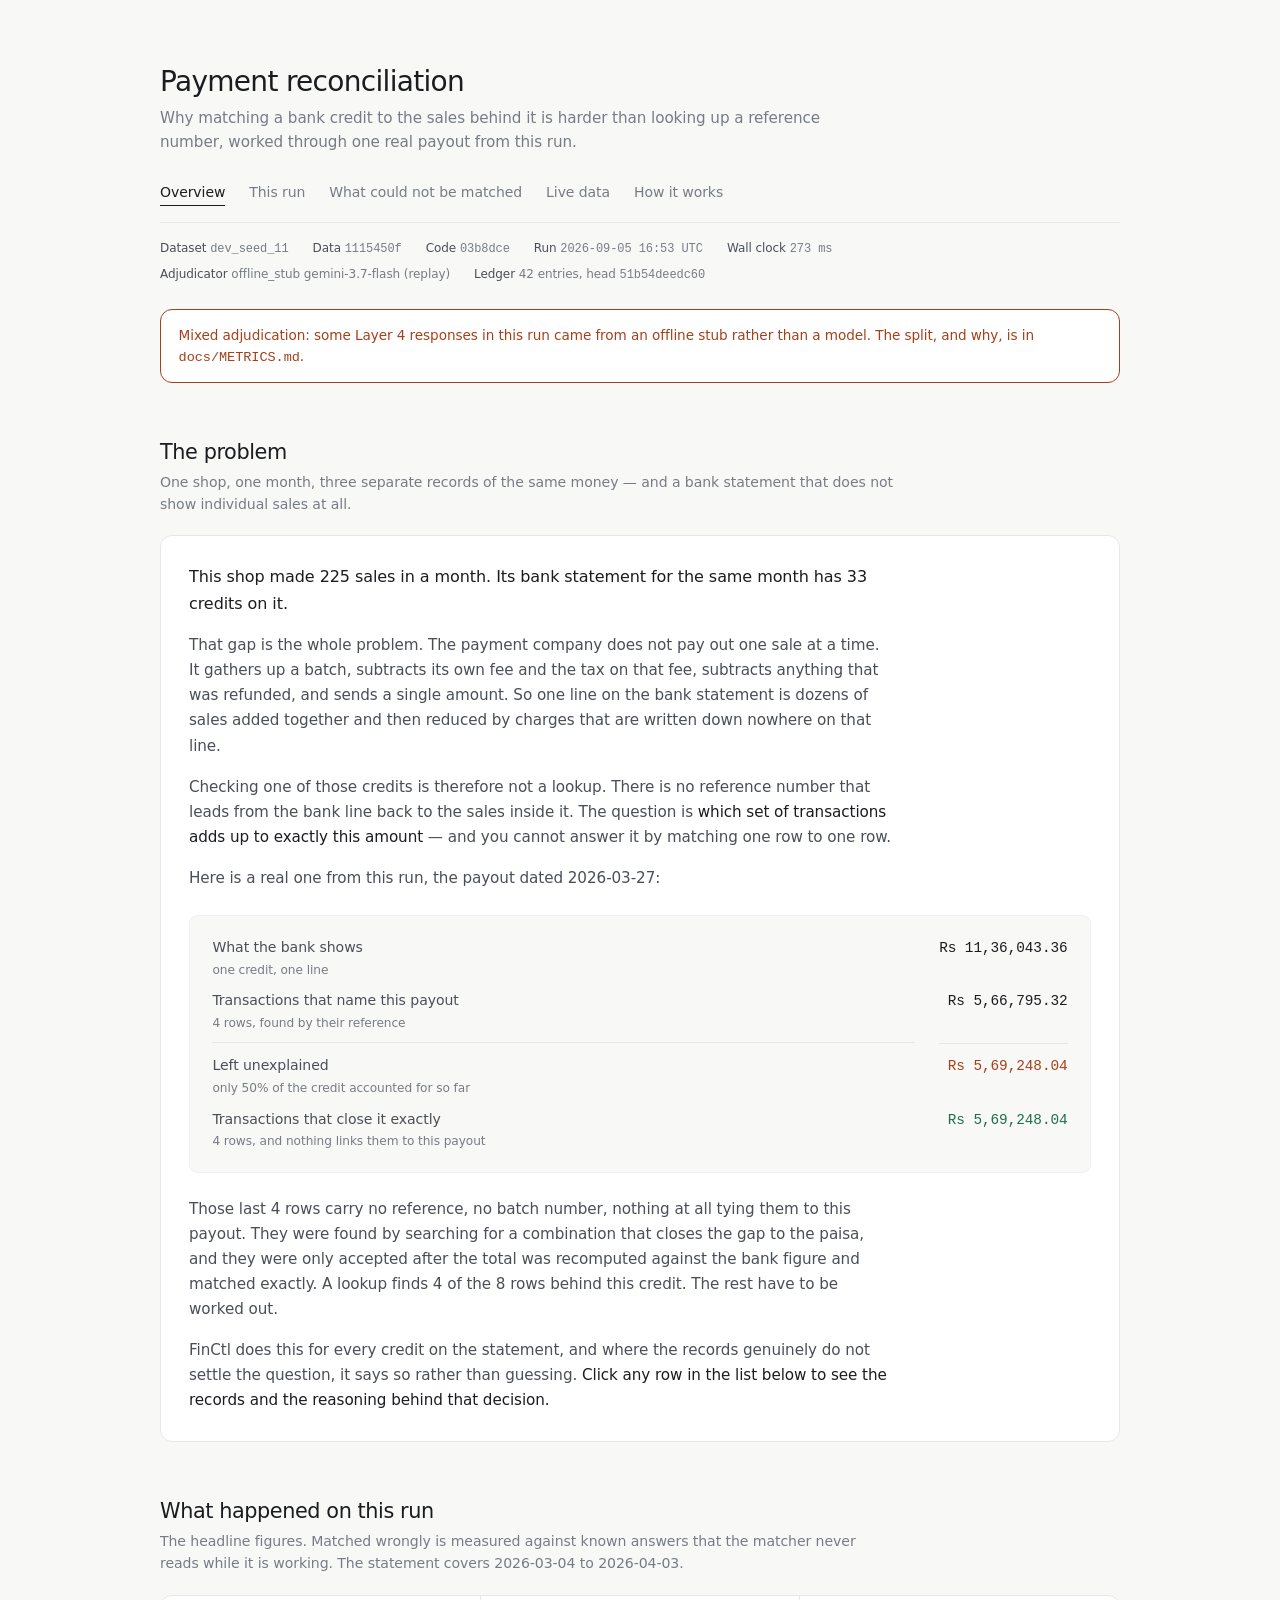
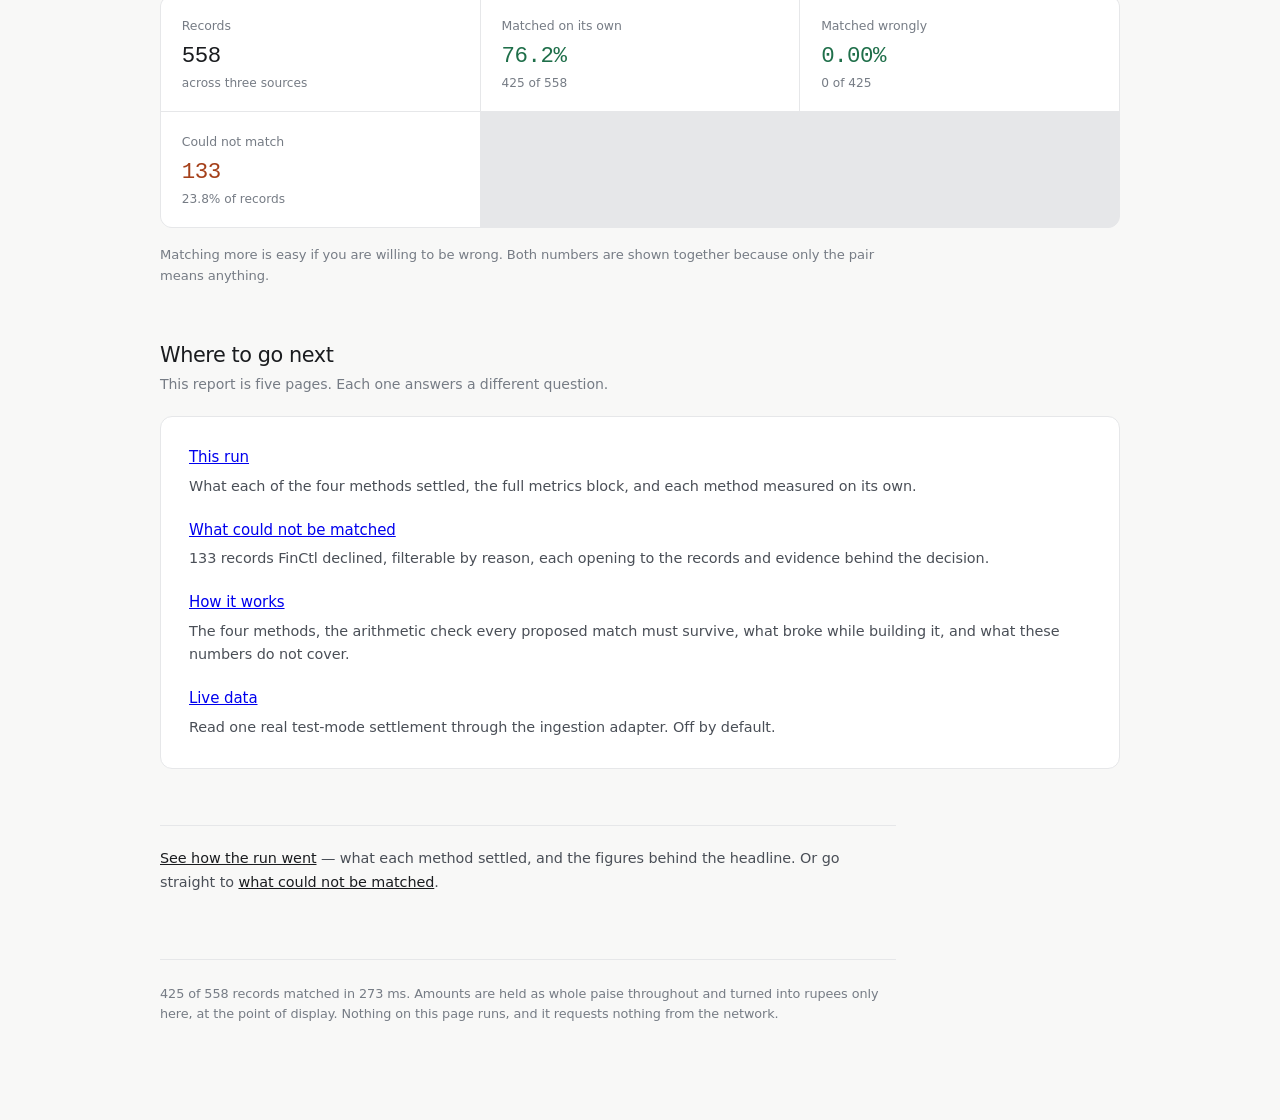
<file: docs/index.html>
<!DOCTYPE html>
<html lang="en">
<head>
<meta charset="utf-8">
<meta name="viewport" content="width=device-width, initial-scale=1">
<title>Payment reconciliation — FinCtl</title>
<meta name="description" content="Why matching a bank credit to the sales behind it is harder than looking up a reference number, worked through one real payout from this run.">
<style>
/* FinCtl UI. Inlined into the page by scripts/render_report.py -- kept as a real file so it is
   editable and reviewable, but never fetched at runtime. No framework, no build step.

   Typography follows the Munim Today screen: a large light heading with one grey sentence under
   it saying what the section shows, generous whitespace, hairline-bordered white cards on a
   near-white ground. Text is set in the system sans face; monospace is reserved for money and
   counts, because those are the only things on the page a reader compares column-wise.

   Fonts are system stacks. A webfont would be an external request, and the static report's whole
   claim is that it makes none.

   Palette: grayscale, plus exactly two accents. One for money that reconciled, one for money that
   did not. A third colour would imply a third outcome, and there are only two. */

:root {
  --ink: #1a1c1f;
  --ink-2: #4a4f57;
  --muted: #767c85;
  --hair: #e6e7e9;
  --hair-2: #f0f1f2;
  --ground: #f8f8f7;
  --card: #ffffff;

  --resolved: #1f6f4a;
  --exception: #a5401a;

  --focus: #1a1c1f;

  --sans: -apple-system, BlinkMacSystemFont, "Segoe UI", "Inter", system-ui, "Helvetica Neue",
    Arial, sans-serif;
  --mono: ui-monospace, SFMono-Regular, "SF Mono", Menlo, Consolas, "Liberation Mono", monospace;

  --radius: 12px;
}

@media (prefers-color-scheme: dark) {
  :root {
    --ink: #e9eaec;
    --ink-2: #b4b9c0;
    --muted: #8e949c;
    --hair: #2b2e34;
    --hair-2: #23262b;
    --ground: #131519;
    --card: #191c21;

    --resolved: #52b184;
    --exception: #dd8055;

    --focus: #e9eaec;
  }
}

* { box-sizing: border-box; }

html { -webkit-text-size-adjust: 100%; }

body {
  margin: 0;
  padding: 4rem 1.5rem 6rem;
  background: var(--ground);
  color: var(--ink);
  font: 400 15px/1.6 var(--sans);
  letter-spacing: -0.005em;
}

main { max-width: 60rem; margin: 0 auto; }

/* Money and counts only. Everything else is the sans face. */
.num, .mono {
  font-family: var(--mono);
  font-variant-numeric: tabular-nums;
  font-feature-settings: "tnum";
  text-align: right;
  white-space: nowrap;
}
.mono { text-align: left; }

/* --- header ------------------------------------------------------------------------------ */

header { margin-bottom: 3.5rem; }

h1 {
  font-size: 1.75rem;
  font-weight: 300;
  letter-spacing: -0.025em;
  margin: 0 0 .5rem;
  line-height: 1.25;
}

.tagline {
  color: var(--muted);
  margin: 0 0 1.5rem;
  font-size: .95rem;
  max-width: 44rem;
  line-height: 1.55;
}

.provenance {
  color: var(--muted);
  font-size: .75rem;
  margin: 0;
  display: flex;
  flex-wrap: wrap;
  gap: .35rem 1.5rem;
}
.provenance b { font-weight: 500; color: var(--ink-2); }
.provenance .v { font-family: var(--mono); font-variant-numeric: tabular-nums; }

.warn {
  color: var(--exception);
  background: var(--card);
  border: 1px solid currentColor;
  border-radius: var(--radius);
  padding: .9rem 1.1rem;
  font-size: .85rem;
  line-height: 1.55;
  margin: 1.5rem 0 0;
}

/* --- sections ---------------------------------------------------------------------------- */

section { margin-bottom: 3.5rem; }

h2 {
  font-size: 1.3rem;
  font-weight: 300;
  letter-spacing: -0.02em;
  color: var(--ink);
  margin: 0 0 .35rem;
  line-height: 1.3;
}

/* The single grey sentence under every heading, saying what the section shows. */
.says {
  color: var(--muted);
  font-size: .88rem;
  margin: 0 0 1.25rem;
  max-width: 46rem;
  line-height: 1.55;
}

/* The caption under a figure, saying how to read what is above it. */
.caption {
  color: var(--muted);
  font-size: .82rem;
  margin: 1rem 0 0;
  max-width: 46rem;
  line-height: 1.6;
}

.card {
  background: var(--card);
  border: 1px solid var(--hair);
  border-radius: var(--radius);
  padding: 1.75rem;
}
.card.flush { padding: 0; overflow: hidden; }

/* --- intro ------------------------------------------------------------------------------- */

.intro p {
  margin: 0 0 1rem;
  max-width: 44rem;
  font-size: .95rem;
  line-height: 1.65;
  color: var(--ink-2);
}
.intro p:last-child { margin-bottom: 0; }
.intro strong { color: var(--ink); font-weight: 500; }
.intro .lede { color: var(--ink); font-size: 1rem; }

/* The worked example. A definition list, so the figures line up in their own column without a
   table's header row implying more structure than three numbers need. */
.worked {
  margin: 1.5rem 0;
  padding: 1.25rem 1.4rem;
  background: var(--ground);
  border-radius: calc(var(--radius) - 4px);
  border: 1px solid var(--hair-2);
}
.worked dl {
  margin: 0;
  display: grid;
  grid-template-columns: 1fr auto;
  gap: .55rem 1.5rem;
  align-items: baseline;
}
.worked dt { color: var(--ink-2); font-size: .88rem; }
.worked dt small { display: block; color: var(--muted); font-size: .76rem; margin-top: .15rem; }
.worked dd {
  margin: 0;
  font-family: var(--mono);
  font-variant-numeric: tabular-nums;
  text-align: right;
  white-space: nowrap;
  font-size: .9rem;
}
.worked dt.gap, .worked dd.gap { padding-top: .7rem; border-top: 1px solid var(--hair); }
.worked dd.gap { color: var(--exception); }
.worked dd.closed { color: var(--resolved); }

/* --- metrics strip ----------------------------------------------------------------------- */

/* Three columns exactly, not auto-fit. There are six cells, and `auto-fit` resolved to five at
   this width, leaving one cell alone on a second row beside four cells' worth of bare grid
   background. A fixed 3x2 divides evenly. */
.strip {
  display: grid;
  grid-template-columns: repeat(3, 1fr);
  gap: 1px;
  background: var(--hair);
  border: 1px solid var(--hair);
  border-radius: var(--radius);
  overflow: hidden;
  margin: 0;
}

.cell { background: var(--card); padding: 1.25rem 1.3rem; }
.cell dt { color: var(--muted); font-size: .78rem; margin: 0 0 .5rem; font-weight: 400; }
.cell dd {
  margin: 0;
  font-family: var(--mono);
  font-variant-numeric: tabular-nums;
  font-size: 1.4rem;
  font-weight: 400;
  letter-spacing: -0.02em;
  line-height: 1.15;
}
.cell .sub {
  display: block;
  font-family: var(--sans);
  font-size: .76rem;
  color: var(--muted);
  margin-top: .45rem;
  letter-spacing: 0;
}
.cell.good dd { color: var(--resolved); }
.cell.bad dd { color: var(--exception); }

/* --- cascade ----------------------------------------------------------------------------- */

.cascade { display: flex; flex-direction: column; gap: .9rem; }

/* Three columns: label, bar, figures. The figures used to be overlaid on the bar with a
   text-shadow meant to keep them legible over the fill, the track and both accents at once. A
   screenshot showed it does not work -- dark text on the dark green fill is unreadable. Giving
   the numbers their own column is legible unconditionally and needs no trick. */
.rung {
  display: grid;
  grid-template-columns: 12.5rem 1fr 13rem;
  gap: 1.25rem;
  align-items: center;
}
.rung .lbl { font-size: .9rem; color: var(--ink); }
.rung .lbl small { display: block; color: var(--muted); font-size: .74rem; margin-top: .15rem; }

.track {
  background: var(--hair-2);
  border-radius: 3px;
  height: 1.9rem;
  display: flex;
  align-items: center;
}

/* Width is set inline from the data, because the value IS the datum -- a stylesheet cannot know
   it. Nothing else about the bar is inline. */
.fill { height: 100%; background: var(--resolved); border-radius: 3px; min-width: 3px; }
.rung.dead .fill { background: var(--muted); }
.rung.out .fill { background: var(--exception); }

.rung .qty {
  font-size: .8rem;
  color: var(--ink);
  font-family: var(--mono);
  font-variant-numeric: tabular-nums;
  white-space: nowrap;
}
.rung .qty .of { color: var(--muted); font-family: var(--sans); }

/* --- exception queue --------------------------------------------------------------------- */

.by-type { width: 100%; border-collapse: collapse; font-size: .88rem; }
.by-type th {
  text-align: left;
  font-weight: 500;
  color: var(--muted);
  font-size: .76rem;
  padding: 0 .75rem .6rem 0;
  border-bottom: 1px solid var(--hair);
}
.by-type th.num { padding-right: 0; }
.by-type td { padding: .55rem .75rem .55rem 0; border-bottom: 1px solid var(--hair-2); }
.by-type td.num { padding-right: 0; }
.by-type tr:last-child td { border-bottom: none; }

.queue { display: flex; flex-direction: column; }

/* <details>/<summary> rather than a scripted table: keyboard operation, Enter/Space, and screen
   reader expanded-state come from the element for free, and no JS means no way for the toggle to
   break. The grid gives the alignment a table would. */
.item { border-bottom: 1px solid var(--hair); }
.item:last-child { border-bottom: none; }

.item > summary {
  display: grid;
  grid-template-columns: 1.25rem 1fr 5.5rem 10.5rem;
  gap: .9rem;
  align-items: baseline;
  padding: 1rem 1.75rem;
  cursor: pointer;
  list-style: none;
  font-size: .9rem;
}
.item > summary::-webkit-details-marker { display: none; }
.item > summary:hover { background: var(--ground); }
.item[open] > summary { background: var(--ground); }

/* Text marker, not an icon. */
.item > summary .mark { color: var(--muted); user-select: none; font-family: var(--mono); }
.item > summary .mark::before { content: "+"; }
.item[open] > summary .mark::before { content: "\2212"; }

.item > summary .what { color: var(--ink); }
.item > summary .where {
  display: block;
  color: var(--muted);
  font-size: .76rem;
  margin-top: .25rem;
}
.item > summary .cnt {
  color: var(--muted);
  font-size: .82rem;
  font-family: var(--mono);
  font-variant-numeric: tabular-nums;
  text-align: right;
}
.item > summary .amt {
  color: var(--exception);
  font-family: var(--mono);
  font-variant-numeric: tabular-nums;
  text-align: right;
}

.body { padding: .25rem 1.75rem 1.75rem 4rem; }
.body > p { margin: 1rem 0 0; font-size: .88rem; color: var(--ink-2); max-width: 46rem; line-height: 1.6; }

.body h3 {
  font-size: .78rem;
  font-weight: 500;
  color: var(--muted);
  margin: 1.75rem 0 .7rem;
}
.body h3 .flag { font-weight: 400; color: var(--exception); }
.body h3 .ok { font-weight: 400; color: var(--muted); }

.ev { width: 100%; border-collapse: collapse; font-size: .82rem; }
.ev th {
  text-align: left;
  font-weight: 500;
  color: var(--muted);
  font-size: .74rem;
  padding: 0 .75rem .4rem 0;
  border-bottom: 1px solid var(--hair);
  white-space: nowrap;
}
.ev th.num { padding-right: 0; }
.ev td { padding: .45rem .75rem; border-bottom: 1px solid var(--hair-2); vertical-align: top; }
.ev td:first-child { padding-left: 0; }
.ev td.num { padding-right: 0; }
.ev tr:last-child td { border-bottom: none; }
.ev .rid { font-family: var(--mono); color: var(--ink-2); white-space: nowrap; }
.ev .keys { color: var(--muted); font-size: .76rem; }
.ev .keys span { margin-right: .9rem; white-space: nowrap; }
.ev .pair td { border-bottom: none; padding-bottom: .1rem; padding-top: .8rem; }
.ev .pairsum { color: var(--resolved); }

.subset { margin: 0 0 .45rem; font-size: .82rem; }
.subset .ids { font-family: var(--mono); color: var(--ink-2); }
.subset .eq { color: var(--muted); }
.subset .pairsum { font-family: var(--mono); color: var(--resolved); }

.trail { width: 100%; border-collapse: collapse; font-size: .8rem; }
.trail th {
  text-align: left; font-weight: 500; color: var(--muted); font-size: .74rem;
  padding: 0 .75rem .4rem 0; border-bottom: 1px solid var(--hair);
}
.trail th.num { padding-right: 0; }
.trail td { padding: .45rem .75rem; border-bottom: 1px solid var(--hair-2); vertical-align: top; }
.trail td:first-child { padding-left: 0; }
.trail tr:last-child td { border-bottom: none; }
.trail .hash { font-family: var(--mono); color: var(--muted); white-space: nowrap; }
.trail .det { color: var(--ink-2); line-height: 1.5; }

/* Terminal and empty states get a sentence, not a shrug. */
.empty {
  padding: 2.5rem 1.75rem;
  color: var(--muted);
  font-size: .9rem;
  line-height: 1.6;
  text-align: center;
}
.empty strong { display: block; color: var(--ink); font-weight: 400; margin-bottom: .4rem; font-size: .95rem; }
.empty code {
  font-family: var(--mono);
  color: var(--ink);
  background: var(--ground);
  border: 1px solid var(--hair);
  padding: .1rem .4rem;
  border-radius: 4px;
  font-size: .85em;
}

/* --- raw blocks -------------------------------------------------------------------------- */

pre {
  background: var(--ground);
  border: 1px solid var(--hair-2);
  border-radius: calc(var(--radius) - 4px);
  padding: 1.1rem 1.2rem;
  overflow-x: auto;
  font-family: var(--mono);
  font-variant-numeric: tabular-nums;
  font-size: .74rem;
  line-height: 1.6;
  margin: 0;
}

details.raw { border-top: 1px solid var(--hair-2); }
details.raw:first-of-type { border-top: none; }
details.raw > summary {
  cursor: pointer;
  font-size: .88rem;
  color: var(--ink-2);
  padding: 1rem 0;
  list-style: none;
}
details.raw > summary::-webkit-details-marker { display: none; }
details.raw > summary::before { content: "+"; color: var(--muted); margin-right: .6rem; font-family: var(--mono); }
details.raw[open] > summary::before { content: "\2212"; }
details.raw > summary:hover { color: var(--ink); }
details.raw > pre { margin-bottom: 1.25rem; }

footer {
  margin-top: 4rem;
  padding-top: 1.5rem;
  border-top: 1px solid var(--hair);
  color: var(--muted);
  font-size: .8rem;
  line-height: 1.6;
  max-width: 46rem;
}

/* --- navigation ---------------------------------------------------------------------------- */

/* Text links, no icons, no chrome. The current page is a span rather than a link to itself: a
   control that does nothing is worse than no control (D-0026). */
nav {
  display: flex;
  flex-wrap: wrap;
  gap: .25rem 1.5rem;
  margin: 1.25rem 0 1rem;
  padding-bottom: 1rem;
  border-bottom: 1px solid var(--hair);
  font-size: .875rem;
}

nav a, nav .here {
  text-decoration: none;
  padding: .15rem 0;
  border-bottom: 1px solid transparent;
}

nav a { color: var(--muted); }
nav a:hover { color: var(--ink); border-bottom-color: var(--hair); }

nav .here {
  color: var(--ink);
  font-weight: 500;
  border-bottom-color: var(--ink);
}

/* Skip link: present for keyboard users, out of the way for everyone else. */
.skip {
  position: absolute;
  left: -9999px;
  top: 0;
  background: var(--card);
  color: var(--ink);
  padding: .6rem 1rem;
  border: 1px solid var(--hair);
  border-radius: var(--radius);
  z-index: 10;
}
.skip:focus { left: 1rem; top: 1rem; }

.onward {
  margin-top: 2.5rem;
  padding-top: 1.25rem;
  border-top: 1px solid var(--hair);
  color: var(--ink-2);
  font-size: .9rem;
  line-height: 1.7;
  max-width: 46rem;
}
.onward a { color: var(--ink); }

.onward-list { margin: 0; display: grid; gap: .35rem .75rem; }
.onward-list dt { margin-top: .85rem; font-weight: 500; }
.onward-list dt:first-child { margin-top: 0; }
.onward-list dd {
  margin: 0;
  color: var(--ink-2);
  font-size: .9rem;
  line-height: 1.65;
}

/* --- exception filtering, in CSS ------------------------------------------------------------ */

/* Filtering with no script at all (D-0026). Each chip is a fragment link to an empty anchor that
   sits immediately before the queue; `:target` on that anchor lets a sibling combinator reach in
   and hide every row of a different type. The back button works because these are real history
   entries, and it degrades to "everything shown" when no fragment is set. */

.filters {
  display: flex;
  flex-wrap: wrap;
  gap: .5rem;
  margin: 0 0 1.25rem;
}

.filters .chip {
  display: inline-flex;
  align-items: baseline;
  gap: .5rem;
  padding: .35rem .7rem;
  border: 1px solid var(--hair);
  border-radius: 999px;
  background: var(--card);
  color: var(--ink-2);
  font-size: .8rem;
  text-decoration: none;
}

.filters .chip:hover { color: var(--ink); border-color: var(--ink-2); }

.filters .chip .cnt {
  color: var(--muted);
  font-family: var(--mono);
  font-variant-numeric: tabular-nums;
  font-size: .75rem;
}

/* The anchors themselves are invisible and carry nothing. */
.ftarget { display: block; height: 0; overflow: hidden; }

/* Targeting any filter anchor hides every row; the matching rule then re-shows its own
   type. The exception types are a CLOSED enum (core/results.py), so these rules are
   enumerable rather than open-ended, and a test asserts every member of that enum has one
   here — otherwise adding a type would silently produce a filter that hides everything. */
.ftarget:target ~ .card .item { display: none; }
#f-all:target ~ .card .item { display: block; }
#f-AMBIGUOUS:target ~ .card .t-AMBIGUOUS { display: block; }
#f-DISPUTE_UNRESOLVED:target ~ .card .t-DISPUTE_UNRESOLVED { display: block; }
#f-DUPLICATE_REFERENCE:target ~ .card .t-DUPLICATE_REFERENCE { display: block; }
#f-FX_UNRESOLVED:target ~ .card .t-FX_UNRESOLVED { display: block; }
#f-MISSING_BANK_ROW:target ~ .card .t-MISSING_BANK_ROW { display: block; }
#f-MISSING_GATEWAY_ROW:target ~ .card .t-MISSING_GATEWAY_ROW { display: block; }
#f-ON_HOLD_UNRELEASED:target ~ .card .t-ON_HOLD_UNRELEASED { display: block; }
#f-SUBSET_SEARCH_EXHAUSTED:target ~ .card .t-SUBSET_SEARCH_EXHAUSTED { display: block; }
#f-TIMING_OUTSIDE_WINDOW:target ~ .card .t-TIMING_OUTSIDE_WINDOW { display: block; }
#f-UNCLASSIFIED:target ~ .card .t-UNCLASSIFIED { display: block; }
#f-UNEXPLAINED_ADJ:target ~ .card .t-UNEXPLAINED_ADJ { display: block; }
#f-UNPARSEABLE_NARRATION:target ~ .card .t-UNPARSEABLE_NARRATION { display: block; }
#f-VERIFIER_REJECTED:target ~ .card .t-VERIFIER_REJECTED { display: block; }

/* --- focus, motion, small screens -------------------------------------------------------- */

/* Visible focus on everything interactive, including summary elements, which several UA
   stylesheets leave unstyled. */
a:focus-visible,
summary:focus-visible,
[tabindex]:focus-visible {
  outline: 2px solid var(--focus);
  outline-offset: -2px;
  border-radius: 3px;
}
summary:focus:not(:focus-visible) { outline: none; }

@media (prefers-reduced-motion: reduce) {
  *, *::before, *::after {
    animation-duration: 0.01ms !important;
    animation-iteration-count: 1 !important;
    transition-duration: 0.01ms !important;
    scroll-behavior: auto !important;
  }
}

@media (max-width: 46rem) {
  body { padding: 2.25rem 1rem 4rem; font-size: 14px; }
  main { max-width: none; }

  h1 { font-size: 1.45rem; }
  h2 { font-size: 1.15rem; }

  .card { padding: 1.25rem; }
  section { margin-bottom: 2.5rem; }
  header { margin-bottom: 2.5rem; }

  /* The cascade stacks: a 12.5rem label column plus a bar does not fit a phone, and shrinking the
     label to fit would truncate the layer names, which are the point. */
  .rung { grid-template-columns: 1fr; gap: .4rem; }
  .rung .lbl small { display: inline; margin-left: .5rem; }

  /* The worked example keeps its two columns -- the figures are the content, and stacking them
     would break the alignment that makes the subtraction readable. */
  .worked { padding: 1rem; }
  .worked dl { gap: .5rem .75rem; }
  .worked dt { font-size: .82rem; }
  .worked dd { font-size: .82rem; }

  /* Amount stays on its own row and stays right-aligned rather than being dropped -- it is the
     column an operator triages on. */
  .item > summary {
    grid-template-columns: 1.25rem 1fr;
    row-gap: .5rem;
    padding: .9rem 1.25rem;
  }
  .item > summary .cnt,
  .item > summary .amt { grid-column: 2; text-align: left; }
  .item > summary .amt { font-size: .95rem; }

  .body { padding: .25rem 1.25rem 1.25rem 1.25rem; }

  /* Evidence tables scroll rather than reflow: the row-id and amount columns must stay on one
     line to remain comparable. */
  .ev-wrap, .trail-wrap { overflow-x: auto; }

  .cell dd { font-size: 1.25rem; }
}

/* The filter counts are rows, not records, and the two genuinely differ. Said next to the
   controls rather than in a footnote, because that is where the confusion happens. */
.filter-note { margin-top: -.5rem; margin-bottom: 1.25rem; }

/* --- the credential form (D-0027) ---------------------------------------------------------- */

/* The only form in the report, and the only page with a control that acts. It exists on the
   server-rendered /settings page and is deliberately absent from the static export, where there
   would be nothing to receive it. */

form.keys { margin: 0; max-width: 34rem; }
form.keys p { margin: 0 0 1rem; display: flex; flex-direction: column; gap: .35rem; }
form.keys p.two { flex-direction: row; gap: .75rem; align-items: flex-end; flex-wrap: wrap; }
form.keys p.two label { align-self: flex-start; }

form.keys label {
  color: var(--ink-2);
  font-size: .8rem;
  letter-spacing: .01em;
}

form.keys input {
  font: inherit;
  font-family: var(--mono);
  font-variant-numeric: tabular-nums;
  padding: .5rem .65rem;
  border: 1px solid var(--hair);
  border-radius: 8px;
  background: var(--ground);
  color: var(--ink);
  min-width: 0;
}

form.keys p.two input { width: 7rem; }
form.keys input:focus-visible { outline: 2px solid var(--focus); outline-offset: -2px; }

form.keys input.submit {
  font-family: var(--sans);
  cursor: pointer;
  align-self: flex-start;
  width: auto;
  padding: .55rem 1.1rem;
  background: var(--ink);
  color: var(--card);
  border-color: var(--ink);
}
form.keys input.submit:hover { opacity: .88; }

/* The limits list. Plain text, no icons -- these are the constraints, not decoration. */
.limits {
  margin: 0;
  padding-left: 1.1rem;
  color: var(--ink-2);
  font-size: .9rem;
  line-height: 1.7;
}
.limits li { margin-bottom: .5rem; }
.limits li:last-child { margin-bottom: 0; }

</style>
</head>
<body>
<a class="skip" href="#main">Skip to content</a>
<main>
  <header>
    <h1>Payment reconciliation</h1>
    <p class="tagline">Why matching a bank credit to the sales behind it is harder than looking up a reference number, worked through one real payout from this run.</p>
    <nav aria-label="Sections"><span class="here" aria-current="page">Overview</span><a href="run.html">This run</a><a href="exceptions.html">What could not be matched</a><a href="settings.html">Live data</a><a href="about.html">How it works</a></nav>
    <p class="provenance"><span><b>Dataset</b> <span class='v'>dev_seed_11</span></span> <span><b>Data</b> <span class='v'>1115450f</span></span> <span><b>Code</b> <span class='v'>03b8dce</span></span> <span><b>Run</b> <span class='v'>2026-09-05 16:53 UTC</span></span> <span><b>Wall clock</b> <span class='v'>273 ms</span></span> <span><b>Adjudicator</b> offline_stub gemini-3.7-flash (replay)</span> <span><b>Ledger</b> 42 entries, head <span class='v'>51b54deedc60</span></span></p>
    <p class="warn">Mixed adjudication: some Layer 4 responses in this run came from an offline stub rather than a model. The split, and why, is in <code>docs/METRICS.md</code>.</p>
  </header>

  <div id="main">
<section><h2>The problem</h2><p class="says">One shop, one month, three separate records of the same money — and a bank statement that does not show individual sales at all.</p><div class="card intro"><p class="lede">This shop made <strong>225 sales</strong> in a month. Its bank statement for the same month has <strong>33 credits</strong> on it.</p><p>That gap is the whole problem. The payment company does not pay out one sale at a time. It gathers up a batch, subtracts its own fee and the tax on that fee, subtracts anything that was refunded, and sends a single amount. So one line on the bank statement is dozens of sales added together and then reduced by charges that are written down nowhere on that line.</p><p>Checking one of those credits is therefore not a lookup. There is no reference number that leads from the bank line back to the sales inside it. The question is <strong>which set of transactions adds up to exactly this amount</strong> — and you cannot answer it by matching one row to one row.</p><p>Here is a real one from this run, the payout dated 2026-03-27:</p><div class="worked"><dl><dt>What the bank shows<small>one credit, one line</small></dt><dd>Rs 11,36,043.36</dd><dt>Transactions that name this payout<small>4 rows, found by their reference</small></dt><dd>Rs 5,66,795.32</dd><dt class="gap">Left unexplained<small>only 50% of the credit accounted for so far</small></dt><dd class="gap">Rs 5,69,248.04</dd><dt class="closed">Transactions that close it exactly<small>4 rows, and nothing links them to this payout</small></dt><dd class="closed">Rs 5,69,248.04</dd></dl></div><p>Those last 4 rows carry no reference, no batch number, nothing at all tying them to this payout. They were found by searching for a combination that closes the gap to the paisa, and they were only accepted after the total was recomputed against the bank figure and matched exactly. A lookup finds 4 of the 8 rows behind this credit. The rest have to be worked out.</p><p>FinCtl does this for every credit on the statement, and where the records genuinely do not settle the question, it says so rather than guessing. <strong>Click any row in the list below to see the records and the reasoning behind that decision.</strong></p></div></section><section><h2>What happened on this run</h2><p class="says">The headline figures. Matched wrongly is measured against known answers that the matcher never reads while it is working. The statement covers 2026-03-04 to 2026-04-03.</p><dl class="strip"><div class="cell"><dt>Records</dt><dd>558<span class="sub">across three sources</span></dd></div><div class="cell good"><dt>Matched on its own</dt><dd>76.2%<span class="sub">425 of 558</span></dd></div><div class="cell good"><dt>Matched wrongly</dt><dd>0.00%<span class="sub">0 of 425</span></dd></div><div class="cell bad"><dt>Could not match</dt><dd>133<span class="sub">23.8% of records</span></dd></div></dl><p class="caption">Matching more is easy if you are willing to be wrong. Both numbers are shown together because only the pair means anything.</p></section><section><h2>Where to go next</h2><p class="says">This report is five pages. Each one answers a different question.</p><div class="card"><dl class="onward-list"><dt><a href="run.html">This run</a></dt><dd>What each of the four methods settled, the full metrics block, and each method measured on its own.</dd><dt><a href="exceptions.html">What could not be matched</a></dt><dd>133 records FinCtl declined, filterable by reason, each opening to the records and evidence behind the decision.</dd><dt><a href="about.html">How it works</a></dt><dd>The four methods, the arithmetic check every proposed match must survive, what broke while building it, and what these numbers do not cover.</dd><dt><a href="settings.html">Live data</a></dt><dd>Read one real test-mode settlement through the ingestion adapter. Off by default.</dd></dl></div></section><p class="onward"><a href="run.html">See how the run went</a> — what each method settled, and the figures behind the headline. Or go straight to <a href="exceptions.html">what could not be matched</a>.</p>
  </div>

  <footer>425 of 558 records matched in 273 ms. Amounts are held as whole paise throughout and turned into rupees only here, at the point of display. Nothing on this page runs, and it requests nothing from the network.</footer>
</main>
<!-- The figures on this page are also here as JSON, so it is machine-readable without scraping
     the markup. Nothing on this page executes: there is no script, no fetch, and no external
     reference of any kind. Filtering is CSS `:target`, not code. -->
<script id="run-data" type="application/json">{
  "ablation": "\nAblation (same dataset, layers enabled cumulatively)\n  arm                  auto-match   false-match   value matched   exceptions   UNCLASSIFIED\n  exact only (L1)          58.2%         0.00%           57.2%          233             94\n  + netting (L2)           71.3%         0.00%           73.4%          160              4   +13.1pp rec  +16.2pp val\n  + fuzzy (L3)             71.3%         0.00%           73.4%          160              0   +0.0pp rec  +0.0pp val\n  + LLM (L4)               76.2%         0.00%           78.8%          133              0   +4.8pp rec  +5.4pp val\n  False-match rate is reported on every arm: an arm that raises coverage while also\n  raising false matches is a regression being sold as an improvement.\n  Records and value are reported separately because a layer can buy a lot of one and\n  little of the other.",
  "at_risk_paise": 1146129974,
  "auto_matched": 425,
  "block": "Dataset: dev_seed_11  data 1115450f   SHA: 03b8dce   2026-09-05 16:53\nAdjudicator: offline_stub / gemini-3.7-flash   !! STUBBED PROPOSER, not a model (6 responses)\n  ^ counts THIS RUN's responses. 1 cached rule(s) were authored by a real model; those narrations now resolve via the promoted regex, so their fixtures are never consulted and the model does not appear above. Its contribution moved from the response cache into the rules cache, which is what promotion is for.\nRecords processed         558          Wall clock    0.273s\nAuto-matched              425    76.2%   Throughput   2040 rec/s\n  Layer 1  exact            325    58.2%\n  Layer 2  netting           73    13.1%\n  Layer 3  fuzzy              0     0.0%\n  Layer 4  LLM+verified      27     4.8%\nFalse matches               0    0.00%   <- precision, not coverage\nExceptions                133    23.8%    Rs 1,14,61,299.74 at risk\n  correctly flagged        94    70.7%\n  missed matches           39    29.3%\nValue in the run    Rs 8,77,64,133.83          <- see 'value denominator' below\n  value matched     Rs 6,91,46,021.36    78.8%\n  value unmatched   Rs 1,86,18,112.47    21.2%   the two sum to the total, exactly\n  value denominator: per record across all three sources, the same population the record rate uses.\n    One sale is counted up to three times -- as a ledger row, a gateway payment and inside a bank credit --\n    so this exceeds the money that moved. Per source: merchant Rs 2,66,64,589.00  gateway Rs 3,39,09,140.33  bank Rs 2,71,90,404.50\n  NB 'at risk' above is Rs 1,14,61,299.74, which is NOT this figure: it sums each exception's own\n    amount-at-risk (a batch's expected credit, say), not the gross value of every record it names.\n  by type: TIMING_OUTSIDE_WINDOW 44, AMBIGUOUS 43, MISSING_BANK_ROW 32, UNPARSEABLE_NARRATION 32, SUBSET_SEARCH_EXHAUSTED 13, MISSING_GATEWAY_ROW 1\n  by class: absent 56, undetermined 38\nLLM calls                   0   cache hits    6   Calls / 100  0.00 (replay: all 6 responses from cache)\n  cold calls / 100: not measured -- this run replayed from cache, so it cannot report a cold rate. The last cold attempt was terminated by provider quota exhaustion; see docs/METRICS.md.\n  by kind: none (all replayed from fixtures)   MODE=replay\nRules cache                 3 rules   2 promoted from narration the seeded regex missed\n  authored by: google-gemini/gemini-3.7-flash x1, offline_stub/gemini-3.7-flash x1\nAdjudication             0.0s   retries 0   backoff     0s   (0% of wall clock)\nCost / 1000            Rs TBD          USD 0.000000 total\nAudit ledger               42 entries   head 51b54deedc60\nBy mechanism  (delta != 0 batches; ground-truth attribution. refused is a SUCCESS, exhausted is an honest failure)\n  credit_without_parseable_utr       4 batches  resolved 3  refused 0  exhausted 0  unclassified 0  MISSING_BANK_ROW 1\n  duplicate_reference_contamination  2 batches  resolved 2  refused 0  exhausted 0  unclassified 0\n  export_cutoff_skew                 3 batches  resolved 3  refused 0  exhausted 0  unclassified 0\n  multiple_subsets_explain_delta     2 batches  resolved 0  refused 2  exhausted 0  unclassified 0\n  on_hold_release_misdated           2 batches  resolved 2  refused 0  exhausted 0  unclassified 0\n  pool_beyond_node_budget            1 batch    resolved 0  refused 0  exhausted 1  unclassified 0\nRefusals  (declining is a SUCCESS. Two distinct kinds, kept separate on purpose - they were conflated once). STRICTER than the by-pathology row below: that asks whether the engine avoided a wrong answer, this asks whether it gave the right answer for the right reason - a declared AMBIGUOUS, not merely an absence.\n  P7 record-level tie            8/8    records   100.0%\n  M5 batch subset ambiguity      2/2    batches   100.0%\nBy pathology  (records carry >=1, so these OVERLAP and do not sum to 558)\n  P1   502/541  P2    57/66   P3    18/18   P4     3/3    P5     4/4    P6    24/24\n  P7     8/8    P8    24/24   P9    50/50   P10   30/30   P11    2/2    P12   12/14",
  "by_class": {
    "absent": 56,
    "undetermined": 38
  },
  "by_mechanism": {
    "credit_without_parseable_utr": {
      "MISSING_BANK_ROW": 1,
      "batches": 4,
      "exhausted": 0,
      "refused": 0,
      "resolved": 3,
      "unclassified": 0
    },
    "duplicate_reference_contamination": {
      "batches": 2,
      "exhausted": 0,
      "refused": 0,
      "resolved": 2,
      "unclassified": 0
    },
    "export_cutoff_skew": {
      "batches": 3,
      "exhausted": 0,
      "refused": 0,
      "resolved": 3,
      "unclassified": 0
    },
    "multiple_subsets_explain_delta": {
      "batches": 2,
      "exhausted": 0,
      "refused": 2,
      "resolved": 0,
      "unclassified": 0
    },
    "on_hold_release_misdated": {
      "batches": 2,
      "exhausted": 0,
      "refused": 0,
      "resolved": 2,
      "unclassified": 0
    },
    "pool_beyond_node_budget": {
      "batches": 1,
      "exhausted": 1,
      "refused": 0,
      "resolved": 0,
      "unclassified": 0
    }
  },
  "by_type": {
    "AMBIGUOUS": 43,
    "MISSING_BANK_ROW": 32,
    "MISSING_GATEWAY_ROW": 1,
    "SUBSET_SEARCH_EXHAUSTED": 13,
    "TIMING_OUTSIDE_WINDOW": 44,
    "UNPARSEABLE_NARRATION": 32
  },
  "correctly_flagged": 94,
  "dataset": "dev_seed_11",
  "entering": {
    "1": 558,
    "2": 233,
    "3": 160,
    "4": 160
  },
  "exception_items": [
    {
      "amount_at_risk_paise": 411156315,
      "audit_trail": [
        {
          "confidence": 100,
          "decision": "raise_exception",
          "detail": "44 gateway rows carry no settlement assignment, and no in-period batch needed them. Their settlement falls outside the period this export covers - pending writeback, not a reconciliation failure.",
          "entry_hash": "bfec27888b38",
          "layer": 4,
          "model": "gemini-3.7-flash",
          "outcome": "TIMING_OUTSIDE_WINDOW",
          "provider": "offline_stub",
          "seq": 39
        }
      ],
      "detail": "44 gateway rows carry no settlement assignment, and no in-period batch needed them. Their settlement falls outside the period this export covers - pending writeback, not a reconciliation failure.",
      "evidence": [],
      "evidence_complete": true,
      "evidence_found": 0,
      "evidence_truncated": false,
      "id": "ex012",
      "layer": 4,
      "record_ids": [
        "gw_000022",
        "gw_000025",
        "gw_000026",
        "gw_000028",
        "gw_000030",
        "gw_000033",
        "gw_000034",
        "gw_000035",
        "gw_000036",
        "gw_000037",
        "gw_000039",
        "gw_000040",
        "gw_000042",
        "gw_000043",
        "gw_000044",
        "gw_000045",
        "gw_000046",
        "gw_000047",
        "gw_000048",
        "gw_000049",
        "gw_000050",
        "gw_000051",
        "gw_000052",
        "gw_000053",
        "gw_000054",
        "gw_000055",
        "gw_000056",
        "gw_000057",
        "gw_000058",
        "gw_000059",
        "gw_000148",
        "gw_000149",
        "gw_000150",
        "gw_000151",
        "gw_000152",
        "gw_000288",
        "gw_000289",
        "gw_000290",
        "gw_000291",
        "gw_000292",
        "gw_000293",
        "gw_000294",
        "gw_000299",
        "gw_000300"
      ],
      "type": "TIMING_OUTSIDE_WINDOW"
    },
    {
      "amount_at_risk_paise": 132893704,
      "audit_trail": [
        {
          "confidence": 100,
          "decision": "raise_exception",
          "detail": "search hit its nodes bound at subset size 8 after 200001 nodes over 62 candidates, with 0 subsets found so far - a lower bound, not a total. Neither a match nor an ambiguity can be claimed from an incomplete search.",
          "entry_hash": "bcead4d07560",
          "layer": 2,
          "model": null,
          "outcome": "SUBSET_SEARCH_EXHAUSTED",
          "provider": null,
          "seq": 38
        }
      ],
      "detail": "search hit its nodes bound at subset size 8 after 200001 nodes over 62 candidates, with 0 subsets found so far - a lower bound, not a total. Neither a match nor an ambiguity can be claimed from an incomplete search.",
      "evidence": [],
      "evidence_complete": false,
      "evidence_found": 0,
      "evidence_truncated": false,
      "id": "ex004",
      "layer": 2,
      "record_ids": [
        "gw_000015",
        "gw_000016",
        "gw_000017",
        "gw_000018",
        "gw_000019",
        "gw_000020",
        "bk_000003",
        "ml_000015",
        "ml_000016",
        "ml_000017",
        "ml_000018",
        "ml_000019",
        "ml_000020"
      ],
      "type": "SUBSET_SEARCH_EXHAUSTED"
    },
    {
      "amount_at_risk_paise": 86904639,
      "audit_trail": [
        {
          "confidence": 100,
          "decision": "raise_exception",
          "detail": "setl_000028 settled with UTR 1585862611g2e9cy but no bank credit carries that reference. Absence, not mismatch: there is no scalar to reconstruct against, so no search is attempted.",
          "entry_hash": "924b13fc01d0",
          "layer": 1,
          "model": null,
          "outcome": "MISSING_BANK_ROW",
          "provider": null,
          "seq": 36
        },
        {
          "confidence": 100,
          "decision": "raise_exception",
          "detail": "setl_000028 settled with UTR 1585862611g2e9cy and no bank credit carries that reference in either its reference column or a parseable narration. A credit with unreadable narration is present in this statement, so this may be a formatting problem rather than a feed gap - a human should read the narration.",
          "entry_hash": "51b54deedc60",
          "layer": 4,
          "model": "gemini-3.7-flash",
          "outcome": "UNPARSEABLE_NARRATION",
          "provider": "offline_stub",
          "seq": 42
        }
      ],
      "detail": "setl_000028 settled with UTR 1585862611g2e9cy but no bank credit carries that reference. Absence, not mismatch: there is no scalar to reconstruct against, so no search is attempted.",
      "evidence": [],
      "evidence_complete": true,
      "evidence_found": 0,
      "evidence_truncated": false,
      "id": "ex002",
      "layer": 1,
      "record_ids": [
        "gw_000233",
        "gw_000234",
        "gw_000235",
        "gw_000236",
        "gw_000237",
        "gw_000238",
        "ml_000171",
        "ml_000172",
        "ml_000173",
        "ml_000174",
        "ml_000175",
        "ml_000176"
      ],
      "type": "MISSING_BANK_ROW"
    },
    {
      "amount_at_risk_paise": 86904639,
      "audit_trail": [
        {
          "confidence": 100,
          "decision": "raise_exception",
          "detail": "setl_000028 settled with UTR 1585862611g2e9cy but no bank credit carries that reference. Absence, not mismatch: there is no scalar to reconstruct against, so no search is attempted.",
          "entry_hash": "924b13fc01d0",
          "layer": 1,
          "model": null,
          "outcome": "MISSING_BANK_ROW",
          "provider": null,
          "seq": 36
        },
        {
          "confidence": 100,
          "decision": "raise_exception",
          "detail": "setl_000028 settled with UTR 1585862611g2e9cy and no bank credit carries that reference in either its reference column or a parseable narration. A credit with unreadable narration is present in this statement, so this may be a formatting problem rather than a feed gap - a human should read the narration.",
          "entry_hash": "51b54deedc60",
          "layer": 4,
          "model": "gemini-3.7-flash",
          "outcome": "UNPARSEABLE_NARRATION",
          "provider": "offline_stub",
          "seq": 42
        }
      ],
      "detail": "setl_000028 settled with UTR 1585862611g2e9cy and no bank credit carries that reference in either its reference column or a parseable narration. A credit with unreadable narration is present in this statement, so this may be a formatting problem rather than a feed gap - a human should read the narration.",
      "evidence": [],
      "evidence_complete": true,
      "evidence_found": 0,
      "evidence_truncated": false,
      "id": "ex011",
      "layer": 4,
      "record_ids": [
        "gw_000233",
        "gw_000234",
        "gw_000235",
        "gw_000236",
        "gw_000237",
        "gw_000238",
        "ml_000171",
        "ml_000172",
        "ml_000173",
        "ml_000174",
        "ml_000175",
        "ml_000176"
      ],
      "type": "UNPARSEABLE_NARRATION"
    },
    {
      "amount_at_risk_paise": 78199779,
      "audit_trail": [
        {
          "confidence": 100,
          "decision": "raise_exception",
          "detail": "setl_000023 settled with UTR 1675464054gdi3eg but no bank credit carries that reference. Absence, not mismatch: there is no scalar to reconstruct against, so no search is attempted.",
          "entry_hash": "4389f90d9cfa",
          "layer": 1,
          "model": null,
          "outcome": "MISSING_BANK_ROW",
          "provider": null,
          "seq": 34
        },
        {
          "confidence": 100,
          "decision": "raise_exception",
          "detail": "setl_000023 settled with UTR 1675464054gdi3eg and no bank credit carries that reference in either its reference column or a parseable narration. A credit with unreadable narration is present in this statement, so this may be a formatting problem rather than a feed gap - a human should read the narration.",
          "entry_hash": "09695c3a259a",
          "layer": 4,
          "model": "gemini-3.7-flash",
          "outcome": "UNPARSEABLE_NARRATION",
          "provider": "offline_stub",
          "seq": 40
        }
      ],
      "detail": "setl_000023 settled with UTR 1675464054gdi3eg but no bank credit carries that reference. Absence, not mismatch: there is no scalar to reconstruct against, so no search is attempted.",
      "evidence": [],
      "evidence_complete": true,
      "evidence_found": 0,
      "evidence_truncated": false,
      "id": "ex000",
      "layer": 1,
      "record_ids": [
        "gw_000197",
        "gw_000198",
        "gw_000199",
        "gw_000200",
        "gw_000201",
        "gw_000202",
        "ml_000135",
        "ml_000136",
        "ml_000137",
        "ml_000138",
        "ml_000139",
        "ml_000140"
      ],
      "type": "MISSING_BANK_ROW"
    },
    {
      "amount_at_risk_paise": 78199779,
      "audit_trail": [
        {
          "confidence": 100,
          "decision": "raise_exception",
          "detail": "setl_000023 settled with UTR 1675464054gdi3eg but no bank credit carries that reference. Absence, not mismatch: there is no scalar to reconstruct against, so no search is attempted.",
          "entry_hash": "4389f90d9cfa",
          "layer": 1,
          "model": null,
          "outcome": "MISSING_BANK_ROW",
          "provider": null,
          "seq": 34
        },
        {
          "confidence": 100,
          "decision": "raise_exception",
          "detail": "setl_000023 settled with UTR 1675464054gdi3eg and no bank credit carries that reference in either its reference column or a parseable narration. A credit with unreadable narration is present in this statement, so this may be a formatting problem rather than a feed gap - a human should read the narration.",
          "entry_hash": "09695c3a259a",
          "layer": 4,
          "model": "gemini-3.7-flash",
          "outcome": "UNPARSEABLE_NARRATION",
          "provider": "offline_stub",
          "seq": 40
        }
      ],
      "detail": "setl_000023 settled with UTR 1675464054gdi3eg and no bank credit carries that reference in either its reference column or a parseable narration. A credit with unreadable narration is present in this statement, so this may be a formatting problem rather than a feed gap - a human should read the narration.",
      "evidence": [],
      "evidence_complete": true,
      "evidence_found": 0,
      "evidence_truncated": false,
      "id": "ex009",
      "layer": 4,
      "record_ids": [
        "gw_000197",
        "gw_000198",
        "gw_000199",
        "gw_000200",
        "gw_000201",
        "gw_000202",
        "ml_000135",
        "ml_000136",
        "ml_000137",
        "ml_000138",
        "ml_000139",
        "ml_000140"
      ],
      "type": "UNPARSEABLE_NARRATION"
    },
    {
      "amount_at_risk_paise": 51707899,
      "audit_trail": [
        {
          "confidence": 100,
          "decision": "raise_exception",
          "detail": "setl_000024 settled with UTR 182473832603xxzm but no bank credit carries that reference. Absence, not mismatch: there is no scalar to reconstruct against, so no search is attempted.",
          "entry_hash": "ad9d2411bd65",
          "layer": 1,
          "model": null,
          "outcome": "MISSING_BANK_ROW",
          "provider": null,
          "seq": 35
        },
        {
          "confidence": 100,
          "decision": "raise_exception",
          "detail": "setl_000024 settled with UTR 182473832603xxzm and no bank credit carries that reference in either its reference column or a parseable narration. A credit with unreadable narration is present in this statement, so this may be a formatting problem rather than a feed gap - a human should read the narration.",
          "entry_hash": "e49cc48ab4e4",
          "layer": 4,
          "model": "gemini-3.7-flash",
          "outcome": "UNPARSEABLE_NARRATION",
          "provider": "offline_stub",
          "seq": 41
        }
      ],
      "detail": "setl_000024 settled with UTR 182473832603xxzm but no bank credit carries that reference. Absence, not mismatch: there is no scalar to reconstruct against, so no search is attempted.",
      "evidence": [],
      "evidence_complete": true,
      "evidence_found": 0,
      "evidence_truncated": false,
      "id": "ex001",
      "layer": 1,
      "record_ids": [
        "gw_000203",
        "gw_000204",
        "gw_000205",
        "gw_000206",
        "ml_000141",
        "ml_000142",
        "ml_000143",
        "ml_000144"
      ],
      "type": "MISSING_BANK_ROW"
    },
    {
      "amount_at_risk_paise": 51707899,
      "audit_trail": [
        {
          "confidence": 100,
          "decision": "raise_exception",
          "detail": "bank credit bk_000023 carries reference (none) which matches no settlement. Narration: 'NEFT CR-RAZORPAY SOFTWARE-SETTLEMENT'",
          "entry_hash": "51aefd4fcab6",
          "layer": 1,
          "model": null,
          "outcome": "MISSING_GATEWAY_ROW",
          "provider": null,
          "seq": 37
        }
      ],
      "detail": "bank credit bk_000023 carries reference (none) which matches no settlement. Narration: 'NEFT CR-RAZORPAY SOFTWARE-SETTLEMENT'",
      "evidence": [],
      "evidence_complete": true,
      "evidence_found": 0,
      "evidence_truncated": false,
      "id": "ex003",
      "layer": 1,
      "record_ids": [
        "bk_000023"
      ],
      "type": "MISSING_GATEWAY_ROW"
    },
    {
      "amount_at_risk_paise": 51707899,
      "audit_trail": [
        {
          "confidence": 100,
          "decision": "raise_exception",
          "detail": "setl_000024 settled with UTR 182473832603xxzm but no bank credit carries that reference. Absence, not mismatch: there is no scalar to reconstruct against, so no search is attempted.",
          "entry_hash": "ad9d2411bd65",
          "layer": 1,
          "model": null,
          "outcome": "MISSING_BANK_ROW",
          "provider": null,
          "seq": 35
        },
        {
          "confidence": 100,
          "decision": "raise_exception",
          "detail": "setl_000024 settled with UTR 182473832603xxzm and no bank credit carries that reference in either its reference column or a parseable narration. A credit with unreadable narration is present in this statement, so this may be a formatting problem rather than a feed gap - a human should read the narration.",
          "entry_hash": "e49cc48ab4e4",
          "layer": 4,
          "model": "gemini-3.7-flash",
          "outcome": "UNPARSEABLE_NARRATION",
          "provider": "offline_stub",
          "seq": 41
        }
      ],
      "detail": "setl_000024 settled with UTR 182473832603xxzm and no bank credit carries that reference in either its reference column or a parseable narration. A credit with unreadable narration is present in this statement, so this may be a formatting problem rather than a feed gap - a human should read the narration.",
      "evidence": [],
      "evidence_complete": true,
      "evidence_found": 0,
      "evidence_truncated": false,
      "id": "ex010",
      "layer": 4,
      "record_ids": [
        "gw_000203",
        "gw_000204",
        "gw_000205",
        "gw_000206",
        "ml_000141",
        "ml_000142",
        "ml_000143",
        "ml_000144"
      ],
      "type": "UNPARSEABLE_NARRATION"
    },
    {
      "amount_at_risk_paise": 36543400,
      "audit_trail": [
        {
          "confidence": 100,
          "decision": "raise_exception",
          "detail": "2 ledger rows and 2 gateway payments of Rs 1,82,717.00 are mutually interchangeable: every candidate pairing is equally optimal, so nothing in the data says which payment belongs to which order. The money reconciles either way; the attribution does not, and attributing a payment to the wrong customer is a wrong statement about that customer's account. Refused rather than picked. | evidence 4/4: [ml_000222+gw_000295]=18271700; [ml_000222+gw_000296]=18271700; [ml_000223+gw_000295]=18271700; [ml_000223+gw_000296]=18271700",
          "entry_hash": "4a73b5ad5f1f",
          "layer": 3,
          "model": null,
          "outcome": "AMBIGUOUS",
          "provider": null,
          "seq": 32
        }
      ],
      "detail": "2 ledger rows and 2 gateway payments of Rs 1,82,717.00 are mutually interchangeable: every candidate pairing is equally optimal, so nothing in the data says which payment belongs to which order. The money reconciles either way; the attribution does not, and attributing a payment to the wrong customer is a wrong statement about that customer's account. Refused rather than picked.",
      "evidence": [
        {
          "row_ids": [
            "ml_000222",
            "gw_000295"
          ],
          "sum_paise": 18271700
        },
        {
          "row_ids": [
            "ml_000222",
            "gw_000296"
          ],
          "sum_paise": 18271700
        },
        {
          "row_ids": [
            "ml_000223",
            "gw_000295"
          ],
          "sum_paise": 18271700
        },
        {
          "row_ids": [
            "ml_000223",
            "gw_000296"
          ],
          "sum_paise": 18271700
        }
      ],
      "evidence_complete": true,
      "evidence_found": 4,
      "evidence_truncated": false,
      "id": "ex007",
      "layer": 3,
      "record_ids": [
        "ml_000222",
        "ml_000223",
        "gw_000295",
        "gw_000296"
      ],
      "type": "AMBIGUOUS"
    },
    {
      "amount_at_risk_paise": 29429672,
      "audit_trail": [
        {
          "confidence": 100,
          "decision": "raise_exception",
          "detail": "2 distinct subsets of size 5 each close delta Rs 2,94,296.72, so the arithmetic does not determine which rows settled. Refused rather than picking one. 10 pool rows are implicated across the candidate subsets. | evidence 2/2: [gw_000060+gw_000024+gw_000041+gw_000032+gw_000029]=29429672; [gw_000031+gw_000021+gw_000023+gw_000027+gw_000038]=29429672",
          "entry_hash": "05b91a01365f",
          "layer": 2,
          "model": null,
          "outcome": "AMBIGUOUS",
          "provider": null,
          "seq": 30
        }
      ],
      "detail": "2 distinct subsets of size 5 each close delta Rs 2,94,296.72, so the arithmetic does not determine which rows settled. Refused rather than picking one. 10 pool rows are implicated across the candidate subsets.",
      "evidence": [
        {
          "row_ids": [
            "gw_000060",
            "gw_000024",
            "gw_000041",
            "gw_000032",
            "gw_000029"
          ],
          "sum_paise": 29429672
        },
        {
          "row_ids": [
            "gw_000031",
            "gw_000021",
            "gw_000023",
            "gw_000027",
            "gw_000038"
          ],
          "sum_paise": 29429672
        }
      ],
      "evidence_complete": true,
      "evidence_found": 2,
      "evidence_truncated": false,
      "id": "ex005",
      "layer": 2,
      "record_ids": [
        "gw_000143",
        "gw_000144",
        "gw_000145",
        "gw_000146",
        "gw_000147",
        "bk_000015",
        "ml_000093",
        "ml_000094",
        "ml_000095",
        "ml_000096",
        "ml_000097",
        "gw_000021",
        "gw_000023",
        "gw_000024",
        "gw_000027",
        "gw_000029",
        "gw_000031",
        "gw_000032",
        "gw_000038",
        "gw_000041",
        "gw_000060"
      ],
      "type": "AMBIGUOUS"
    },
    {
      "amount_at_risk_paise": 26039600,
      "audit_trail": [
        {
          "confidence": 100,
          "decision": "raise_exception",
          "detail": "2 ledger rows and 2 gateway payments of Rs 1,30,198.00 are mutually interchangeable: every candidate pairing is equally optimal, so nothing in the data says which payment belongs to which order. The money reconciles either way; the attribution does not, and attributing a payment to the wrong customer is a wrong statement about that customer's account. Refused rather than picked. | evidence 4/4: [ml_000224+gw_000297]=13019800; [ml_000224+gw_000298]=13019800; [ml_000225+gw_000297]=13019800; [ml_000225+gw_000298]=13019800",
          "entry_hash": "266fff5e1815",
          "layer": 3,
          "model": null,
          "outcome": "AMBIGUOUS",
          "provider": null,
          "seq": 33
        }
      ],
      "detail": "2 ledger rows and 2 gateway payments of Rs 1,30,198.00 are mutually interchangeable: every candidate pairing is equally optimal, so nothing in the data says which payment belongs to which order. The money reconciles either way; the attribution does not, and attributing a payment to the wrong customer is a wrong statement about that customer's account. Refused rather than picked.",
      "evidence": [
        {
          "row_ids": [
            "ml_000224",
            "gw_000297"
          ],
          "sum_paise": 13019800
        },
        {
          "row_ids": [
            "ml_000224",
            "gw_000298"
          ],
          "sum_paise": 13019800
        },
        {
          "row_ids": [
            "ml_000225",
            "gw_000297"
          ],
          "sum_paise": 13019800
        },
        {
          "row_ids": [
            "ml_000225",
            "gw_000298"
          ],
          "sum_paise": 13019800
        }
      ],
      "evidence_complete": true,
      "evidence_found": 4,
      "evidence_truncated": false,
      "id": "ex008",
      "layer": 3,
      "record_ids": [
        "ml_000224",
        "ml_000225",
        "gw_000297",
        "gw_000298"
      ],
      "type": "AMBIGUOUS"
    },
    {
      "amount_at_risk_paise": 24734750,
      "audit_trail": [
        {
          "confidence": 100,
          "decision": "raise_exception",
          "detail": "21 distinct subsets of size 2 each close delta Rs 2,47,347.50, so the arithmetic does not determine which rows settled. Refused rather than picking one. 7 pool rows are implicated across the candidate subsets. | evidence 5/21 (truncated): [gw_000190+gw_000191]=24734750; [gw_000190+gw_000192]=24734750; [gw_000190+gw_000193]=24734750; [gw_000190+gw_000194]=24734750; [gw_000190+gw_000195]=24734750",
          "entry_hash": "56b09d97b296",
          "layer": 2,
          "model": null,
          "outcome": "AMBIGUOUS",
          "provider": null,
          "seq": 31
        }
      ],
      "detail": "21 distinct subsets of size 2 each close delta Rs 2,47,347.50, so the arithmetic does not determine which rows settled. Refused rather than picking one. 7 pool rows are implicated across the candidate subsets.",
      "evidence": [
        {
          "row_ids": [
            "gw_000190",
            "gw_000191"
          ],
          "sum_paise": 24734750
        },
        {
          "row_ids": [
            "gw_000190",
            "gw_000192"
          ],
          "sum_paise": 24734750
        },
        {
          "row_ids": [
            "gw_000190",
            "gw_000193"
          ],
          "sum_paise": 24734750
        },
        {
          "row_ids": [
            "gw_000190",
            "gw_000194"
          ],
          "sum_paise": 24734750
        },
        {
          "row_ids": [
            "gw_000190",
            "gw_000195"
          ],
          "sum_paise": 24734750
        }
      ],
      "evidence_complete": true,
      "evidence_found": 21,
      "evidence_truncated": true,
      "id": "ex006",
      "layer": 2,
      "record_ids": [
        "gw_000187",
        "gw_000188",
        "gw_000189",
        "bk_000022",
        "ml_000132",
        "ml_000133",
        "ml_000134",
        "gw_000190",
        "gw_000191",
        "gw_000192",
        "gw_000193",
        "gw_000194",
        "gw_000195",
        "gw_000196"
      ],
      "type": "AMBIGUOUS"
    }
  ],
  "exceptions": 133,
  "false_matches": 0,
  "ledger": {
    "entries": 42,
    "head": "51b54deedc60475a459a8b2348e35f7e70ed0dfeee992569b59bfbdd0875f4ac"
  },
  "llm": {
    "cache_hits": 6,
    "calls": 0,
    "mode": "replay",
    "model_versions": [
      "gemini-3.7-flash"
    ],
    "provider": "offline_stub",
    "real_responses": 0,
    "retries": 0,
    "rules_by_source": {
      "google-gemini/gemini-3.7-flash": 1,
      "offline_stub/gemini-3.7-flash": 1
    },
    "rules_promoted": 2,
    "rules_total": 3,
    "stubbed": true
  },
  "missed_matches": 39,
  "per_layer": {
    "1": 325,
    "2": 73,
    "4": 27
  },
  "per_pathology": {
    "1": [
      502,
      541
    ],
    "10": [
      30,
      30
    ],
    "11": [
      2,
      2
    ],
    "12": [
      12,
      14
    ],
    "2": [
      57,
      66
    ],
    "3": [
      18,
      18
    ],
    "4": [
      3,
      3
    ],
    "5": [
      4,
      4
    ],
    "6": [
      24,
      24
    ],
    "7": [
      8,
      8
    ],
    "8": [
      24,
      24
    ],
    "9": [
      50,
      50
    ]
  },
  "provenance": {
    "dataset_sha": "1115450f",
    "git_sha": "03b8dce",
    "manifest_state": "match",
    "started_at_utc": "2026-09-05 16:53",
    "trustworthy": true
  },
  "record_digest": {
    "bk_000003": {
      "amount_paise": 171918850,
      "keys": {
        "narration": "NEFT-RAZORPAYSOFTWARE-UTR1749612677hipgad-STL",
        "reference": "1749612677hipgad"
      },
      "kind": "credit",
      "source": "bank",
      "value_date_ist": "2026-03-27"
    },
    "bk_000015": {
      "amount_paise": 109539289,
      "keys": {
        "narration": "NEFT-RAZORPAYSOFTWARE-UTR1637714577s9k769-STL",
        "reference": "1637714577s9k769"
      },
      "kind": "credit",
      "source": "bank",
      "value_date_ist": "2026-03-26"
    },
    "bk_000022": {
      "amount_paise": 65085876,
      "keys": {
        "narration": "NEFT-RAZORPAYSOFTWARE-UTR15570013706v6me4-STL",
        "reference": "15570013706v6me4"
      },
      "kind": "credit",
      "source": "bank",
      "value_date_ist": "2026-03-09"
    },
    "bk_000023": {
      "amount_paise": 51707899,
      "keys": {
        "narration": "NEFT CR-RAZORPAY SOFTWARE-SETTLEMENT",
        "reference": ""
      },
      "kind": "credit",
      "source": "bank",
      "value_date_ist": "2026-03-10"
    },
    "gw_000015": {
      "amount_paise": 4707700,
      "at_utc": 1774420200,
      "currency": "INR",
      "keys": {
        "order_id": "order_000015",
        "payment_id": null,
        "settlement_id": "setl_000003",
        "settlement_utr": "1749612677hipgad"
      },
      "kind": "payment",
      "net_paise": 4596598,
      "source": "gateway"
    },
    "gw_000016": {
      "amount_paise": 4988400,
      "at_utc": 1774420200,
      "currency": "INR",
      "keys": {
        "order_id": "order_000016",
        "payment_id": null,
        "settlement_id": "setl_000003",
        "settlement_utr": "1749612677hipgad"
      },
      "kind": "payment",
      "net_paise": 4870674,
      "source": "gateway"
    },
    "gw_000017": {
      "amount_paise": 5048600,
      "at_utc": 1774420200,
      "currency": "INR",
      "keys": {
        "order_id": "order_000017",
        "payment_id": null,
        "settlement_id": "setl_000003",
        "settlement_utr": "1749612677hipgad"
      },
      "kind": "payment",
      "net_paise": 4929453,
      "source": "gateway"
    },
    "gw_000018": {
      "amount_paise": 11039800,
      "at_utc": 1774420200,
      "currency": "INR",
      "keys": {
        "order_id": "order_000018",
        "payment_id": null,
        "settlement_id": "setl_000003",
        "settlement_utr": "1749612677hipgad"
      },
      "kind": "payment",
      "net_paise": 10779261,
      "source": "gateway"
    },
    "gw_000019": {
      "amount_paise": 3104100,
      "at_utc": 1774420200,
      "currency": "INR",
      "keys": {
        "order_id": "order_000019",
        "payment_id": null,
        "settlement_id": "setl_000003",
        "settlement_utr": "1749612677hipgad"
      },
      "kind": "payment",
      "net_paise": 3030843,
      "source": "gateway"
    },
    "gw_000020": {
      "amount_paise": 11079800,
      "at_utc": 1774420200,
      "currency": "INR",
      "keys": {
        "order_id": "order_000020",
        "payment_id": null,
        "settlement_id": "setl_000003",
        "settlement_utr": "1749612677hipgad"
      },
      "kind": "payment",
      "net_paise": 10818317,
      "source": "gateway"
    },
    "gw_000021": {
      "amount_paise": 7122500,
      "at_utc": 1774420200,
      "currency": "INR",
      "keys": {
        "order_id": "order_000021",
        "payment_id": null,
        "settlement_id": null,
        "settlement_utr": null
      },
      "kind": "payment",
      "net_paise": 6954409,
      "source": "gateway"
    },
    "gw_000022": {
      "amount_paise": 8022900,
      "at_utc": 1774420200,
      "currency": "INR",
      "keys": {
        "order_id": "order_000022",
        "payment_id": null,
        "settlement_id": null,
        "settlement_utr": null
      },
      "kind": "payment",
      "net_paise": 7833560,
      "source": "gateway"
    },
    "gw_000023": {
      "amount_paise": 5573600,
      "at_utc": 1774420200,
      "currency": "INR",
      "keys": {
        "order_id": "order_000023",
        "payment_id": null,
        "settlement_id": null,
        "settlement_utr": null
      },
      "kind": "payment",
      "net_paise": 5442063,
      "source": "gateway"
    },
    "gw_000024": {
      "amount_paise": 10385600,
      "at_utc": 1774420200,
      "currency": "INR",
      "keys": {
        "order_id": "order_000024",
        "payment_id": null,
        "settlement_id": null,
        "settlement_utr": null
      },
      "kind": "payment",
      "net_paise": 10140500,
      "source": "gateway"
    },
    "gw_000025": {
      "amount_paise": 16875300,
      "at_utc": 1774420200,
      "currency": "INR",
      "keys": {
        "order_id": "order_000025",
        "payment_id": null,
        "settlement_id": null,
        "settlement_utr": null
      },
      "kind": "payment",
      "net_paise": 16477043,
      "source": "gateway"
    },
    "gw_000026": {
      "amount_paise": 2680100,
      "at_utc": 1774420200,
      "currency": "INR",
      "keys": {
        "order_id": "order_000026",
        "payment_id": null,
        "settlement_id": null,
        "settlement_utr": null
      },
      "kind": "payment",
      "net_paise": 2616850,
      "source": "gateway"
    },
    "gw_000027": {
      "amount_paise": 3886700,
      "at_utc": 1774420200,
      "currency": "INR",
      "keys": {
        "order_id": "order_000027",
        "payment_id": null,
        "settlement_id": null,
        "settlement_utr": null
      },
      "kind": "payment",
      "net_paise": 3794974,
      "source": "gateway"
    },
    "gw_000028": {
      "amount_paise": 11624700,
      "at_utc": 1774420200,
      "currency": "INR",
      "keys": {
        "order_id": "order_000028",
        "payment_id": null,
        "settlement_id": null,
        "settlement_utr": null
      },
      "kind": "payment",
      "net_paise": 11350357,
      "source": "gateway"
    },
    "gw_000029": {
      "amount_paise": 301000,
      "at_utc": 1774420200,
      "currency": "INR",
      "keys": {
        "order_id": "order_000029",
        "payment_id": null,
        "settlement_id": null,
        "settlement_utr": null
      },
      "kind": "payment",
      "net_paise": 293896,
      "source": "gateway"
    },
    "gw_000030": {
      "amount_paise": 8673300,
      "at_utc": 1774420200,
      "currency": "INR",
      "keys": {
        "order_id": "order_000030",
        "payment_id": null,
        "settlement_id": null,
        "settlement_utr": null
      },
      "kind": "payment",
      "net_paise": 8468610,
      "source": "gateway"
    },
    "gw_000031": {
      "amount_paise": 10173200,
      "at_utc": 1774420200,
      "currency": "INR",
      "keys": {
        "order_id": "order_000031",
        "payment_id": null,
        "settlement_id": null,
        "settlement_utr": null
      },
      "kind": "payment",
      "net_paise": 9933112,
      "source": "gateway"
    },
    "gw_000032": {
      "amount_paise": 1997200,
      "at_utc": 1774420200,
      "currency": "INR",
      "keys": {
        "order_id": "order_000032",
        "payment_id": null,
        "settlement_id": null,
        "settlement_utr": null
      },
      "kind": "payment",
      "net_paise": 1950066,
      "source": "gateway"
    },
    "gw_000033": {
      "amount_paise": 5521800,
      "at_utc": 1774420200,
      "currency": "INR",
      "keys": {
        "order_id": "order_000033",
        "payment_id": null,
        "settlement_id": null,
        "settlement_utr": null
      },
      "kind": "payment",
      "net_paise": 5391486,
      "source": "gateway"
    },
    "gw_000034": {
      "amount_paise": 16737700,
      "at_utc": 1774420200,
      "currency": "INR",
      "keys": {
        "order_id": "order_000034",
        "payment_id": null,
        "settlement_id": null,
        "settlement_utr": null
      },
      "kind": "payment",
      "net_paise": 16342690,
      "source": "gateway"
    },
    "gw_000035": {
      "amount_paise": 456500,
      "at_utc": 1774420200,
      "currency": "INR",
      "keys": {
        "order_id": "order_000035",
        "payment_id": null,
        "settlement_id": null,
        "settlement_utr": null
      },
      "kind": "payment",
      "net_paise": 445727,
      "source": "gateway"
    },
    "gw_000036": {
      "amount_paise": 9714500,
      "at_utc": 1774420200,
      "currency": "INR",
      "keys": {
        "order_id": "order_000036",
        "payment_id": null,
        "settlement_id": null,
        "settlement_utr": null
      },
      "kind": "payment",
      "net_paise": 9485238,
      "source": "gateway"
    },
    "gw_000037": {
      "amount_paise": 16359200,
      "at_utc": 1774420200,
      "currency": "INR",
      "keys": {
        "order_id": "order_000037",
        "payment_id": null,
        "settlement_id": null,
        "settlement_utr": null
      },
      "kind": "payment",
      "net_paise": 15973123,
      "source": "gateway"
    },
    "gw_000038": {
      "amount_paise": 3385000,
      "at_utc": 1774420200,
      "currency": "INR",
      "keys": {
        "order_id": "order_000038",
        "payment_id": null,
        "settlement_id": null,
        "settlement_utr": null
      },
      "kind": "payment",
      "net_paise": 3305114,
      "source": "gateway"
    },
    "gw_000039": {
      "amount_paise": 12730500,
      "at_utc": 1774420200,
      "currency": "INR",
      "keys": {
        "order_id": "order_000039",
        "payment_id": null,
        "settlement_id": null,
        "settlement_utr": null
      },
      "kind": "payment",
      "net_paise": 12430060,
      "source": "gateway"
    },
    "gw_000040": {
      "amount_paise": 3608200,
      "at_utc": 1774420200,
      "currency": "INR",
      "keys": {
        "order_id": "order_000040",
        "payment_id": null,
        "settlement_id": null,
        "settlement_utr": null
      },
      "kind": "payment",
      "net_paise": 3523046,
      "source": "gateway"
    },
    "gw_000041": {
      "amount_paise": 4842700,
      "at_utc": 1774420200,
      "currency": "INR",
      "keys": {
        "order_id": "order_000041",
        "payment_id": null,
        "settlement_id": null,
        "settlement_utr": null
      },
      "kind": "payment",
      "net_paise": 4728412,
      "source": "gateway"
    },
    "gw_000042": {
      "amount_paise": 8197700,
      "at_utc": 1774420200,
      "currency": "INR",
      "keys": {
        "order_id": "order_000042",
        "payment_id": null,
        "settlement_id": null,
        "settlement_utr": null
      },
      "kind": "payment",
      "net_paise": 8004234,
      "source": "gateway"
    },
    "gw_000043": {
      "amount_paise": 21488100,
      "at_utc": 1774420200,
      "currency": "INR",
      "keys": {
        "order_id": "order_000043",
        "payment_id": null,
        "settlement_id": null,
        "settlement_utr": null
      },
      "kind": "payment",
      "net_paise": 20980981,
      "source": "gateway"
    },
    "gw_000044": {
      "amount_paise": 6590400,
      "at_utc": 1774420200,
      "currency": "INR",
      "keys": {
        "order_id": "order_000044",
        "payment_id": null,
        "settlement_id": null,
        "settlement_utr": null
      },
      "kind": "payment",
      "net_paise": 6434867,
      "source": "gateway"
    },
    "gw_000045": {
      "amount_paise": 4204300,
      "at_utc": 1774420200,
      "currency": "INR",
      "keys": {
        "order_id": "order_000045",
        "payment_id": null,
        "settlement_id": null,
        "settlement_utr": null
      },
      "kind": "payment",
      "net_paise": 4105079,
      "source": "gateway"
    },
    "gw_000046": {
      "amount_paise": 5203400,
      "at_utc": 1774420200,
      "currency": "INR",
      "keys": {
        "order_id": "order_000046",
        "payment_id": null,
        "settlement_id": null,
        "settlement_utr": null
      },
      "kind": "payment",
      "net_paise": 5080600,
      "source": "gateway"
    },
    "gw_000047": {
      "amount_paise": 23176000,
      "at_utc": 1774420200,
      "currency": "INR",
      "keys": {
        "order_id": "order_000047",
        "payment_id": null,
        "settlement_id": null,
        "settlement_utr": null
      },
      "kind": "payment",
      "net_paise": 22629046,
      "source": "gateway"
    },
    "gw_000048": {
      "amount_paise": 15871200,
      "at_utc": 1774420200,
      "currency": "INR",
      "keys": {
        "order_id": "order_000048",
        "payment_id": null,
        "settlement_id": null,
        "settlement_utr": null
      },
      "kind": "payment",
      "net_paise": 15496640,
      "source": "gateway"
    },
    "gw_000049": {
      "amount_paise": 11098200,
      "at_utc": 1774420200,
      "currency": "INR",
      "keys": {
        "order_id": "order_000049",
        "payment_id": null,
        "settlement_id": null,
        "settlement_utr": null
      },
      "kind": "payment",
      "net_paise": 10836282,
      "source": "gateway"
    },
    "gw_000050": {
      "amount_paise": 2772000,
      "at_utc": 1774420200,
      "currency": "INR",
      "keys": {
        "order_id": "order_000050",
        "payment_id": null,
        "settlement_id": null,
        "settlement_utr": null
      },
      "kind": "payment",
      "net_paise": 2706581,
      "source": "gateway"
    },
    "gw_000051": {
      "amount_paise": 1064400,
      "at_utc": 1774420200,
      "currency": "INR",
      "keys": {
        "order_id": "order_000051",
        "payment_id": null,
        "settlement_id": null,
        "settlement_utr": null
      },
      "kind": "payment",
      "net_paise": 1039280,
      "source": "gateway"
    },
    "gw_000052": {
      "amount_paise": 6739300,
      "at_utc": 1774420200,
      "currency": "INR",
      "keys": {
        "order_id": "order_000052",
        "payment_id": null,
        "settlement_id": null,
        "settlement_utr": null
      },
      "kind": "payment",
      "net_paise": 6580253,
      "source": "gateway"
    },
    "gw_000053": {
      "amount_paise": 19444100,
      "at_utc": 1774420200,
      "currency": "INR",
      "keys": {
        "order_id": "order_000053",
        "payment_id": null,
        "settlement_id": null,
        "settlement_utr": null
      },
      "kind": "payment",
      "net_paise": 18985219,
      "source": "gateway"
    },
    "gw_000054": {
      "amount_paise": 6786600,
      "at_utc": 1774420200,
      "currency": "INR",
      "keys": {
        "order_id": "order_000054",
        "payment_id": null,
        "settlement_id": null,
        "settlement_utr": null
      },
      "kind": "payment",
      "net_paise": 6626436,
      "source": "gateway"
    },
    "gw_000055": {
      "amount_paise": 21643200,
      "at_utc": 1774420200,
      "currency": "INR",
      "keys": {
        "order_id": "order_000055",
        "payment_id": null,
        "settlement_id": null,
        "settlement_utr": null
      },
      "kind": "payment",
      "net_paise": 21132420,
      "source": "gateway"
    },
    "gw_000056": {
      "amount_paise": 12921200,
      "at_utc": 1774420200,
      "currency": "INR",
      "keys": {
        "order_id": "order_000056",
        "payment_id": null,
        "settlement_id": null,
        "settlement_utr": null
      },
      "kind": "payment",
      "net_paise": 12616260,
      "source": "gateway"
    },
    "gw_000057": {
      "amount_paise": 13683400,
      "at_utc": 1774420200,
      "currency": "INR",
      "keys": {
        "order_id": "order_000057",
        "payment_id": null,
        "settlement_id": null,
        "settlement_utr": null
      },
      "kind": "payment",
      "net_paise": 13360472,
      "source": "gateway"
    },
    "gw_000058": {
      "amount_paise": 24409300,
      "at_utc": 1774420200,
      "currency": "INR",
      "keys": {
        "order_id": "order_000058",
        "payment_id": null,
        "settlement_id": null,
        "settlement_utr": null
      },
      "kind": "payment",
      "net_paise": 23833241,
      "source": "gateway"
    },
    "gw_000059": {
      "amount_paise": 3363500,
      "at_utc": 1774420200,
      "currency": "INR",
      "keys": {
        "order_id": "order_000059",
        "payment_id": null,
        "settlement_id": null,
        "settlement_utr": null
      },
      "kind": "payment",
      "net_paise": 3284121,
      "source": "gateway"
    },
    "gw_000060": {
      "amount_paise": 12614500,
      "at_utc": 1774420200,
      "currency": "INR",
      "keys": {
        "order_id": "order_000060",
        "payment_id": null,
        "settlement_id": null,
        "settlement_utr": null
      },
      "kind": "payment",
      "net_paise": 12316798,
      "source": "gateway"
    },
    "gw_000143": {
      "amount_paise": 17647600,
      "at_utc": 1773815400,
      "currency": "INR",
      "keys": {
        "order_id": "order_000143",
        "payment_id": null,
        "settlement_id": "setl_000015",
        "settlement_utr": "1637714577s9k769"
      },
      "kind": "payment",
      "net_paise": 17231117,
      "source": "gateway"
    },
    "gw_000144": {
      "amount_paise": 22207900,
      "at_utc": 1773815400,
      "currency": "INR",
      "keys": {
        "order_id": "order_000144",
        "payment_id": null,
        "settlement_id": "setl_000015",
        "settlement_utr": "1637714577s9k769"
      },
      "kind": "payment",
      "net_paise": 21683794,
      "source": "gateway"
    },
    "gw_000145": {
      "amount_paise": 5508800,
      "at_utc": 1773815400,
      "currency": "INR",
      "keys": {
        "order_id": "order_000145",
        "payment_id": null,
        "settlement_id": "setl_000015",
        "settlement_utr": "1637714577s9k769"
      },
      "kind": "payment",
      "net_paise": 5378792,
      "source": "gateway"
    },
    "gw_000146": {
      "amount_paise": 22352400,
      "at_utc": 1773815400,
      "currency": "INR",
      "keys": {
        "order_id": "order_000146",
        "payment_id": null,
        "settlement_id": "setl_000015",
        "settlement_utr": "1637714577s9k769"
      },
      "kind": "payment",
      "net_paise": 21824883,
      "source": "gateway"
    },
    "gw_000147": {
      "amount_paise": 14329200,
      "at_utc": 1773815400,
      "currency": "INR",
      "keys": {
        "order_id": "order_000147",
        "payment_id": null,
        "settlement_id": "setl_000015",
        "settlement_utr": "1637714577s9k769"
      },
      "kind": "payment",
      "net_paise": 13991031,
      "source": "gateway"
    },
    "gw_000148": {
      "amount_paise": 15070500,
      "at_utc": 1773815400,
      "currency": "INR",
      "keys": {
        "order_id": "order_000148",
        "payment_id": null,
        "settlement_id": null,
        "settlement_utr": null
      },
      "kind": "payment",
      "net_paise": 14714836,
      "source": "gateway"
    },
    "gw_000149": {
      "amount_paise": 15070500,
      "at_utc": 1773815400,
      "currency": "INR",
      "keys": {
        "order_id": "order_000149",
        "payment_id": null,
        "settlement_id": null,
        "settlement_utr": null
      },
      "kind": "payment",
      "net_paise": 14714836,
      "source": "gateway"
    },
    "gw_000150": {
      "amount_paise": 15070500,
      "at_utc": 1773815400,
      "currency": "INR",
      "keys": {
        "order_id": "order_000150",
        "payment_id": null,
        "settlement_id": null,
        "settlement_utr": null
      },
      "kind": "payment",
      "net_paise": 14714836,
      "source": "gateway"
    },
    "gw_000151": {
      "amount_paise": 15070500,
      "at_utc": 1773815400,
      "currency": "INR",
      "keys": {
        "order_id": "order_000151",
        "payment_id": null,
        "settlement_id": null,
        "settlement_utr": null
      },
      "kind": "payment",
      "net_paise": 14714836,
      "source": "gateway"
    },
    "gw_000152": {
      "amount_paise": 15070500,
      "at_utc": 1773815400,
      "currency": "INR",
      "keys": {
        "order_id": "order_000152",
        "payment_id": null,
        "settlement_id": null,
        "settlement_utr": null
      },
      "kind": "payment",
      "net_paise": 14714836,
      "source": "gateway"
    },
    "gw_000187": {
      "amount_paise": 1031300,
      "at_utc": 1774981680,
      "currency": "INR",
      "keys": {
        "order_id": "order_000187",
        "payment_id": null,
        "settlement_id": "setl_000022",
        "settlement_utr": "15570013706v6me4"
      },
      "kind": "payment",
      "net_paise": 1006961,
      "source": "gateway"
    },
    "gw_000188": {
      "amount_paise": 16128900,
      "at_utc": 1772605800,
      "currency": "INR",
      "keys": {
        "order_id": "order_000188",
        "payment_id": null,
        "settlement_id": "setl_000022",
        "settlement_utr": "15570013706v6me4"
      },
      "kind": "payment",
      "net_paise": 16128693,
      "source": "gateway"
    },
    "gw_000189": {
      "amount_paise": 23776600,
      "at_utc": 1772605800,
      "currency": "INR",
      "keys": {
        "order_id": "order_000189",
        "payment_id": null,
        "settlement_id": "setl_000022",
        "settlement_utr": "15570013706v6me4"
      },
      "kind": "payment",
      "net_paise": 23215472,
      "source": "gateway"
    },
    "gw_000190": {
      "amount_paise": 12666300,
      "at_utc": 1772605800,
      "currency": "INR",
      "keys": {
        "order_id": "order_000190",
        "payment_id": null,
        "settlement_id": null,
        "settlement_utr": null
      },
      "kind": "payment",
      "net_paise": 12367375,
      "source": "gateway"
    },
    "gw_000191": {
      "amount_paise": 12666300,
      "at_utc": 1772605800,
      "currency": "INR",
      "keys": {
        "order_id": "order_000191",
        "payment_id": null,
        "settlement_id": null,
        "settlement_utr": null
      },
      "kind": "payment",
      "net_paise": 12367375,
      "source": "gateway"
    },
    "gw_000192": {
      "amount_paise": 12666300,
      "at_utc": 1772605800,
      "currency": "INR",
      "keys": {
        "order_id": "order_000192",
        "payment_id": null,
        "settlement_id": null,
        "settlement_utr": null
      },
      "kind": "payment",
      "net_paise": 12367375,
      "source": "gateway"
    },
    "gw_000193": {
      "amount_paise": 12666300,
      "at_utc": 1772605800,
      "currency": "INR",
      "keys": {
        "order_id": "order_000193",
        "payment_id": null,
        "settlement_id": null,
        "settlement_utr": null
      },
      "kind": "payment",
      "net_paise": 12367375,
      "source": "gateway"
    },
    "gw_000194": {
      "amount_paise": 12666300,
      "at_utc": 1772605800,
      "currency": "INR",
      "keys": {
        "order_id": "order_000194",
        "payment_id": null,
        "settlement_id": null,
        "settlement_utr": null
      },
      "kind": "payment",
      "net_paise": 12367375,
      "source": "gateway"
    },
    "gw_000195": {
      "amount_paise": 12666300,
      "at_utc": 1772605800,
      "currency": "INR",
      "keys": {
        "order_id": "order_000195",
        "payment_id": null,
        "settlement_id": null,
        "settlement_utr": null
      },
      "kind": "payment",
      "net_paise": 12367375,
      "source": "gateway"
    },
    "gw_000196": {
      "amount_paise": 12666300,
      "at_utc": 1772605800,
      "currency": "INR",
      "keys": {
        "order_id": "order_000196",
        "payment_id": null,
        "settlement_id": null,
        "settlement_utr": null
      },
      "kind": "payment",
      "net_paise": 12367375,
      "source": "gateway"
    },
    "gw_000197": {
      "amount_paise": 12291000,
      "at_utc": 1773124200,
      "currency": "INR",
      "keys": {
        "order_id": "order_000197",
        "payment_id": null,
        "settlement_id": "setl_000023",
        "settlement_utr": "1675464054gdi3eg"
      },
      "kind": "payment",
      "net_paise": 12000932,
      "source": "gateway"
    },
    "gw_000198": {
      "amount_paise": 13557900,
      "at_utc": 1773124200,
      "currency": "INR",
      "keys": {
        "order_id": "order_000198",
        "payment_id": null,
        "settlement_id": "setl_000023",
        "settlement_utr": "1675464054gdi3eg"
      },
      "kind": "payment",
      "net_paise": 13237934,
      "source": "gateway"
    },
    "gw_000199": {
      "amount_paise": 5557200,
      "at_utc": 1773124200,
      "currency": "INR",
      "keys": {
        "order_id": "order_000199",
        "payment_id": null,
        "settlement_id": "setl_000023",
        "settlement_utr": "1675464054gdi3eg"
      },
      "kind": "payment",
      "net_paise": 5426050,
      "source": "gateway"
    },
    "gw_000200": {
      "amount_paise": 9832000,
      "at_utc": 1773124200,
      "currency": "INR",
      "keys": {
        "order_id": "order_000200",
        "payment_id": null,
        "settlement_id": "setl_000023",
        "settlement_utr": "1675464054gdi3eg"
      },
      "kind": "payment",
      "net_paise": 9599965,
      "source": "gateway"
    },
    "gw_000201": {
      "amount_paise": 16670000,
      "at_utc": 1773124200,
      "currency": "INR",
      "keys": {
        "order_id": "order_000201",
        "payment_id": null,
        "settlement_id": "setl_000023",
        "settlement_utr": "1675464054gdi3eg"
      },
      "kind": "payment",
      "net_paise": 16276588,
      "source": "gateway"
    },
    "gw_000202": {
      "amount_paise": 22181800,
      "at_utc": 1773124200,
      "currency": "INR",
      "keys": {
        "order_id": "order_000202",
        "payment_id": null,
        "settlement_id": "setl_000023",
        "settlement_utr": "1675464054gdi3eg"
      },
      "kind": "payment",
      "net_paise": 21658310,
      "source": "gateway"
    },
    "gw_000203": {
      "amount_paise": 2535100,
      "at_utc": 1772778600,
      "currency": "INR",
      "keys": {
        "order_id": "order_000203",
        "payment_id": null,
        "settlement_id": "setl_000024",
        "settlement_utr": "182473832603xxzm"
      },
      "kind": "payment",
      "net_paise": 2475272,
      "source": "gateway"
    },
    "gw_000204": {
      "amount_paise": 20820900,
      "at_utc": 1772778600,
      "currency": "INR",
      "keys": {
        "order_id": "order_000204",
        "payment_id": null,
        "settlement_id": "setl_000024",
        "settlement_utr": "182473832603xxzm"
      },
      "kind": "payment",
      "net_paise": 20329527,
      "source": "gateway"
    },
    "gw_000205": {
      "amount_paise": 8535500,
      "at_utc": 1772778600,
      "currency": "INR",
      "keys": {
        "order_id": "order_000205",
        "payment_id": null,
        "settlement_id": "setl_000024",
        "settlement_utr": "182473832603xxzm"
      },
      "kind": "payment",
      "net_paise": 8334062,
      "source": "gateway"
    },
    "gw_000206": {
      "amount_paise": 21066200,
      "at_utc": 1772778600,
      "currency": "INR",
      "keys": {
        "order_id": "order_000206",
        "payment_id": null,
        "settlement_id": "setl_000024",
        "settlement_utr": "182473832603xxzm"
      },
      "kind": "payment",
      "net_paise": 20569038,
      "source": "gateway"
    },
    "gw_000233": {
      "amount_paise": 12416900,
      "at_utc": 1773729000,
      "currency": "INR",
      "keys": {
        "order_id": "order_000233",
        "payment_id": null,
        "settlement_id": "setl_000028",
        "settlement_utr": "1585862611g2e9cy"
      },
      "kind": "payment",
      "net_paise": 12123861,
      "source": "gateway"
    },
    "gw_000234": {
      "amount_paise": 22480900,
      "at_utc": 1773729000,
      "currency": "INR",
      "keys": {
        "order_id": "order_000234",
        "payment_id": null,
        "settlement_id": "setl_000028",
        "settlement_utr": "1585862611g2e9cy"
      },
      "kind": "payment",
      "net_paise": 22480693,
      "source": "gateway"
    },
    "gw_000235": {
      "amount_paise": 16071400,
      "at_utc": 1773729000,
      "currency": "INR",
      "keys": {
        "order_id": "order_000235",
        "payment_id": null,
        "settlement_id": "setl_000028",
        "settlement_utr": "1585862611g2e9cy"
      },
      "kind": "payment",
      "net_paise": 15692115,
      "source": "gateway"
    },
    "gw_000236": {
      "amount_paise": 1584700,
      "at_utc": 1773729000,
      "currency": "INR",
      "keys": {
        "order_id": "order_000236",
        "payment_id": null,
        "settlement_id": "setl_000028",
        "settlement_utr": "1585862611g2e9cy"
      },
      "kind": "payment",
      "net_paise": 1547301,
      "source": "gateway"
    },
    "gw_000237": {
      "amount_paise": 24829700,
      "at_utc": 1773729000,
      "currency": "INR",
      "keys": {
        "order_id": "order_000237",
        "payment_id": null,
        "settlement_id": "setl_000028",
        "settlement_utr": "1585862611g2e9cy"
      },
      "kind": "payment",
      "net_paise": 24243719,
      "source": "gateway"
    },
    "gw_000238": {
      "amount_paise": 11078400,
      "at_utc": 1773729000,
      "currency": "INR",
      "keys": {
        "order_id": "order_000238",
        "payment_id": null,
        "settlement_id": "setl_000028",
        "settlement_utr": "1585862611g2e9cy"
      },
      "kind": "payment",
      "net_paise": 10816950,
      "source": "gateway"
    },
    "gw_000288": {
      "amount_paise": 6201600,
      "at_utc": 1773210600,
      "currency": "INR",
      "keys": {
        "order_id": "order_000001",
        "payment_id": "pay_000001",
        "settlement_id": null,
        "settlement_utr": null
      },
      "kind": "refund",
      "net_paise": -6201600,
      "source": "gateway"
    },
    "gw_000289": {
      "amount_paise": 21400,
      "at_utc": 1775068080,
      "currency": "INR",
      "keys": {
        "order_id": "order_000005",
        "payment_id": "pay_000005",
        "settlement_id": null,
        "settlement_utr": null
      },
      "kind": "refund",
      "net_paise": -21400,
      "source": "gateway"
    },
    "gw_000290": {
      "amount_paise": 1569233,
      "at_utc": 1774506600,
      "currency": "INR",
      "keys": {
        "order_id": "order_000015",
        "payment_id": "pay_000015",
        "settlement_id": null,
        "settlement_utr": null
      },
      "kind": "refund",
      "net_paise": -1569233,
      "source": "gateway"
    },
    "gw_000291": {
      "amount_paise": 2044300,
      "at_utc": 1773901800,
      "currency": "INR",
      "keys": {
        "order_id": null,
        "payment_id": "pay_000159",
        "settlement_id": null,
        "settlement_utr": null
      },
      "kind": "adjustment",
      "net_paise": -2044300,
      "source": "gateway"
    },
    "gw_000292": {
      "amount_paise": 2044300,
      "at_utc": 1773901800,
      "currency": "INR",
      "keys": {
        "order_id": null,
        "payment_id": "pay_000159",
        "settlement_id": null,
        "settlement_utr": null
      },
      "kind": "adjustment",
      "net_paise": 2044300,
      "source": "gateway"
    },
    "gw_000293": {
      "amount_paise": 5640400,
      "at_utc": 1774593000,
      "currency": "INR",
      "keys": {
        "order_id": null,
        "payment_id": "pay_000042",
        "settlement_id": null,
        "settlement_utr": null
      },
      "kind": "adjustment",
      "net_paise": -5640400,
      "source": "gateway"
    },
    "gw_000294": {
      "amount_paise": 5640400,
      "at_utc": 1774593000,
      "currency": "INR",
      "keys": {
        "order_id": null,
        "payment_id": "pay_000042",
        "settlement_id": null,
        "settlement_utr": null
      },
      "kind": "adjustment",
      "net_paise": 5640400,
      "source": "gateway"
    },
    "gw_000295": {
      "amount_paise": 18271700,
      "at_utc": 1773135000,
      "currency": "INR",
      "keys": {
        "order_id": null,
        "payment_id": null,
        "settlement_id": null,
        "settlement_utr": null
      },
      "kind": "payment",
      "net_paise": 18271700,
      "source": "gateway"
    },
    "gw_000296": {
      "amount_paise": 18271700,
      "at_utc": 1773135000,
      "currency": "INR",
      "keys": {
        "order_id": null,
        "payment_id": null,
        "settlement_id": null,
        "settlement_utr": null
      },
      "kind": "payment",
      "net_paise": 18271700,
      "source": "gateway"
    },
    "gw_000297": {
      "amount_paise": 13019800,
      "at_utc": 1773221400,
      "currency": "INR",
      "keys": {
        "order_id": null,
        "payment_id": null,
        "settlement_id": null,
        "settlement_utr": null
      },
      "kind": "payment",
      "net_paise": 13019800,
      "source": "gateway"
    },
    "gw_000298": {
      "amount_paise": 13019800,
      "at_utc": 1773221400,
      "currency": "INR",
      "keys": {
        "order_id": null,
        "payment_id": null,
        "settlement_id": null,
        "settlement_utr": null
      },
      "kind": "payment",
      "net_paise": 13019800,
      "source": "gateway"
    },
    "gw_000299": {
      "amount_paise": 232700,
      "at_utc": 1774931400,
      "currency": "INR",
      "keys": {
        "order_id": null,
        "payment_id": null,
        "settlement_id": null,
        "settlement_utr": null
      },
      "kind": "adjustment",
      "net_paise": -232700,
      "source": "gateway"
    },
    "gw_000300": {
      "amount_paise": 118000,
      "at_utc": 1774931400,
      "currency": "INR",
      "keys": {
        "order_id": null,
        "payment_id": null,
        "settlement_id": null,
        "settlement_utr": null
      },
      "kind": "adjustment",
      "net_paise": -118000,
      "source": "gateway"
    },
    "ml_000015": {
      "amount_paise": 4707700,
      "at_utc": 1774420200,
      "currency": "INR",
      "keys": {
        "customer_ref": "cust_000015",
        "gateway_order_id": "order_000015",
        "order_ref": "receipt#000015"
      },
      "kind": "order",
      "source": "ledger"
    },
    "ml_000016": {
      "amount_paise": 4988400,
      "at_utc": 1774420200,
      "currency": "INR",
      "keys": {
        "customer_ref": "cust_000016",
        "gateway_order_id": "order_000016",
        "order_ref": "receipt#000016"
      },
      "kind": "order",
      "source": "ledger"
    },
    "ml_000017": {
      "amount_paise": 5048600,
      "at_utc": 1774420200,
      "currency": "INR",
      "keys": {
        "customer_ref": "cust_000017",
        "gateway_order_id": "order_000017",
        "order_ref": "receipt#000017"
      },
      "kind": "order",
      "source": "ledger"
    },
    "ml_000018": {
      "amount_paise": 11039800,
      "at_utc": 1774420200,
      "currency": "INR",
      "keys": {
        "customer_ref": "cust_000018",
        "gateway_order_id": "order_000018",
        "order_ref": "receipt#000018"
      },
      "kind": "order",
      "source": "ledger"
    },
    "ml_000019": {
      "amount_paise": 3104100,
      "at_utc": 1774420200,
      "currency": "INR",
      "keys": {
        "customer_ref": "cust_000019",
        "gateway_order_id": "order_000019",
        "order_ref": "receipt#000019"
      },
      "kind": "order",
      "source": "ledger"
    },
    "ml_000020": {
      "amount_paise": 11079800,
      "at_utc": 1774420200,
      "currency": "INR",
      "keys": {
        "customer_ref": "cust_000020",
        "gateway_order_id": "order_000020",
        "order_ref": "receipt#000020"
      },
      "kind": "order",
      "source": "ledger"
    },
    "ml_000093": {
      "amount_paise": 17647600,
      "at_utc": 1773815400,
      "currency": "INR",
      "keys": {
        "customer_ref": "cust_000093",
        "gateway_order_id": "order_000143",
        "order_ref": "receipt#000143"
      },
      "kind": "order",
      "source": "ledger"
    },
    "ml_000094": {
      "amount_paise": 22207900,
      "at_utc": 1773815400,
      "currency": "INR",
      "keys": {
        "customer_ref": "cust_000094",
        "gateway_order_id": "order_000144",
        "order_ref": "receipt#000144"
      },
      "kind": "order",
      "source": "ledger"
    },
    "ml_000095": {
      "amount_paise": 5508800,
      "at_utc": 1773815400,
      "currency": "INR",
      "keys": {
        "customer_ref": "cust_000095",
        "gateway_order_id": "order_000145",
        "order_ref": "receipt#000145"
      },
      "kind": "order",
      "source": "ledger"
    },
    "ml_000096": {
      "amount_paise": 22352400,
      "at_utc": 1773815400,
      "currency": "INR",
      "keys": {
        "customer_ref": "cust_000096",
        "gateway_order_id": "order_000146",
        "order_ref": "receipt#000146"
      },
      "kind": "order",
      "source": "ledger"
    },
    "ml_000097": {
      "amount_paise": 14329200,
      "at_utc": 1773815400,
      "currency": "INR",
      "keys": {
        "customer_ref": "cust_000097",
        "gateway_order_id": "order_000147",
        "order_ref": "receipt#000147"
      },
      "kind": "order",
      "source": "ledger"
    },
    "ml_000132": {
      "amount_paise": 1031300,
      "at_utc": 1774981680,
      "currency": "INR",
      "keys": {
        "customer_ref": "cust_000132",
        "gateway_order_id": "order_000187",
        "order_ref": "receipt#000187"
      },
      "kind": "order",
      "source": "ledger"
    },
    "ml_000133": {
      "amount_paise": 16128900,
      "at_utc": 1772605800,
      "currency": "INR",
      "keys": {
        "customer_ref": "cust_000133",
        "gateway_order_id": "order_000188",
        "order_ref": "receipt#000188"
      },
      "kind": "order",
      "source": "ledger"
    },
    "ml_000134": {
      "amount_paise": 23776600,
      "at_utc": 1772605800,
      "currency": "INR",
      "keys": {
        "customer_ref": "cust_000134",
        "gateway_order_id": "order_000189",
        "order_ref": "receipt#000189"
      },
      "kind": "order",
      "source": "ledger"
    },
    "ml_000135": {
      "amount_paise": 12291000,
      "at_utc": 1773124200,
      "currency": "INR",
      "keys": {
        "customer_ref": "cust_000135",
        "gateway_order_id": "order_000197",
        "order_ref": "receipt#000197"
      },
      "kind": "order",
      "source": "ledger"
    },
    "ml_000136": {
      "amount_paise": 13557900,
      "at_utc": 1773124200,
      "currency": "INR",
      "keys": {
        "customer_ref": "cust_000136",
        "gateway_order_id": "order_000198",
        "order_ref": "receipt#000198"
      },
      "kind": "order",
      "source": "ledger"
    },
    "ml_000137": {
      "amount_paise": 5557200,
      "at_utc": 1773124200,
      "currency": "INR",
      "keys": {
        "customer_ref": "cust_000137",
        "gateway_order_id": "order_000199",
        "order_ref": "receipt#000199"
      },
      "kind": "order",
      "source": "ledger"
    },
    "ml_000138": {
      "amount_paise": 9832000,
      "at_utc": 1773124200,
      "currency": "INR",
      "keys": {
        "customer_ref": "cust_000138",
        "gateway_order_id": "order_000200",
        "order_ref": "receipt#000200"
      },
      "kind": "order",
      "source": "ledger"
    },
    "ml_000139": {
      "amount_paise": 16670000,
      "at_utc": 1773124200,
      "currency": "INR",
      "keys": {
        "customer_ref": "cust_000139",
        "gateway_order_id": "order_000201",
        "order_ref": "receipt#000201"
      },
      "kind": "order",
      "source": "ledger"
    },
    "ml_000140": {
      "amount_paise": 22181800,
      "at_utc": 1773124200,
      "currency": "INR",
      "keys": {
        "customer_ref": "cust_000140",
        "gateway_order_id": "order_000202",
        "order_ref": "receipt#000202"
      },
      "kind": "order",
      "source": "ledger"
    },
    "ml_000141": {
      "amount_paise": 2535100,
      "at_utc": 1772778600,
      "currency": "INR",
      "keys": {
        "customer_ref": "cust_000141",
        "gateway_order_id": "order_000203",
        "order_ref": "receipt#000203"
      },
      "kind": "order",
      "source": "ledger"
    },
    "ml_000142": {
      "amount_paise": 20820900,
      "at_utc": 1772778600,
      "currency": "INR",
      "keys": {
        "customer_ref": "cust_000142",
        "gateway_order_id": "order_000204",
        "order_ref": "receipt#000204"
      },
      "kind": "order",
      "source": "ledger"
    },
    "ml_000143": {
      "amount_paise": 8535500,
      "at_utc": 1772778600,
      "currency": "INR",
      "keys": {
        "customer_ref": "cust_000143",
        "gateway_order_id": "order_000205",
        "order_ref": "receipt#000205"
      },
      "kind": "order",
      "source": "ledger"
    },
    "ml_000144": {
      "amount_paise": 21066200,
      "at_utc": 1772778600,
      "currency": "INR",
      "keys": {
        "customer_ref": "cust_000144",
        "gateway_order_id": "order_000206",
        "order_ref": "receipt#000206"
      },
      "kind": "order",
      "source": "ledger"
    },
    "ml_000171": {
      "amount_paise": 12416900,
      "at_utc": 1773729000,
      "currency": "INR",
      "keys": {
        "customer_ref": "cust_000171",
        "gateway_order_id": "order_000233",
        "order_ref": "receipt#000233"
      },
      "kind": "order",
      "source": "ledger"
    },
    "ml_000172": {
      "amount_paise": 22480900,
      "at_utc": 1773729000,
      "currency": "INR",
      "keys": {
        "customer_ref": "cust_000172",
        "gateway_order_id": "order_000234",
        "order_ref": "receipt#000234"
      },
      "kind": "order",
      "source": "ledger"
    },
    "ml_000173": {
      "amount_paise": 16071400,
      "at_utc": 1773729000,
      "currency": "INR",
      "keys": {
        "customer_ref": "cust_000173",
        "gateway_order_id": "order_000235",
        "order_ref": "receipt#000235"
      },
      "kind": "order",
      "source": "ledger"
    },
    "ml_000174": {
      "amount_paise": 1584700,
      "at_utc": 1773729000,
      "currency": "INR",
      "keys": {
        "customer_ref": "cust_000174",
        "gateway_order_id": "order_000236",
        "order_ref": "receipt#000236"
      },
      "kind": "order",
      "source": "ledger"
    },
    "ml_000175": {
      "amount_paise": 24829700,
      "at_utc": 1773729000,
      "currency": "INR",
      "keys": {
        "customer_ref": "cust_000175",
        "gateway_order_id": "order_000237",
        "order_ref": "receipt#000237"
      },
      "kind": "order",
      "source": "ledger"
    },
    "ml_000176": {
      "amount_paise": 11078400,
      "at_utc": 1773729000,
      "currency": "INR",
      "keys": {
        "customer_ref": "cust_000176",
        "gateway_order_id": "order_000238",
        "order_ref": "receipt#000238"
      },
      "kind": "order",
      "source": "ledger"
    },
    "ml_000222": {
      "amount_paise": 18271700,
      "at_utc": 1773133200,
      "currency": "INR",
      "keys": {
        "customer_ref": null,
        "gateway_order_id": null,
        "order_ref": "receipt#000288"
      },
      "kind": "order",
      "source": "ledger"
    },
    "ml_000223": {
      "amount_paise": 18271700,
      "at_utc": 1773133200,
      "currency": "INR",
      "keys": {
        "customer_ref": null,
        "gateway_order_id": null,
        "order_ref": "receipt#000289"
      },
      "kind": "order",
      "source": "ledger"
    },
    "ml_000224": {
      "amount_paise": 13019800,
      "at_utc": 1773219600,
      "currency": "INR",
      "keys": {
        "customer_ref": null,
        "gateway_order_id": null,
        "order_ref": "receipt#000290"
      },
      "kind": "order",
      "source": "ledger"
    },
    "ml_000225": {
      "amount_paise": 13019800,
      "at_utc": 1773219600,
      "currency": "INR",
      "keys": {
        "customer_ref": null,
        "gateway_order_id": null,
        "order_ref": "receipt#000291"
      },
      "kind": "order",
      "source": "ledger"
    }
  },
  "records": 558,
  "refusals": {
    "M5 batch subset ambiguity": [
      2,
      2
    ],
    "P7 record-level tie": [
      8,
      8
    ]
  },
  "source_counts": {
    "bank_credits": 33,
    "bank_debits": 0,
    "first_value_date": "2026-03-04",
    "gateway_rows": 300,
    "last_value_date": "2026-04-03",
    "merchant_refunds": 0,
    "merchant_sales": 225
  },
  "unclassified": 0,
  "value": {
    "by_source_paise": {
      "bank": 2719040450,
      "gateway": 3390914033,
      "merchant": 2666458900
    },
    "exceptions_paise": 1861811247,
    "matched_paise": 6914602136,
    "total_paise": 8776413383
  },
  "wall_clock_ms": 273,
  "worked_example": {
    "credit_paise": 113604336,
    "joined_paise": 56679532,
    "joined_rows": 4,
    "searched_paise": 56924804,
    "searched_rows": 4,
    "settlement_id": "setl_000014",
    "value_date_ist": "2026-03-27"
  }
}</script>
</body>
</html>
</file>
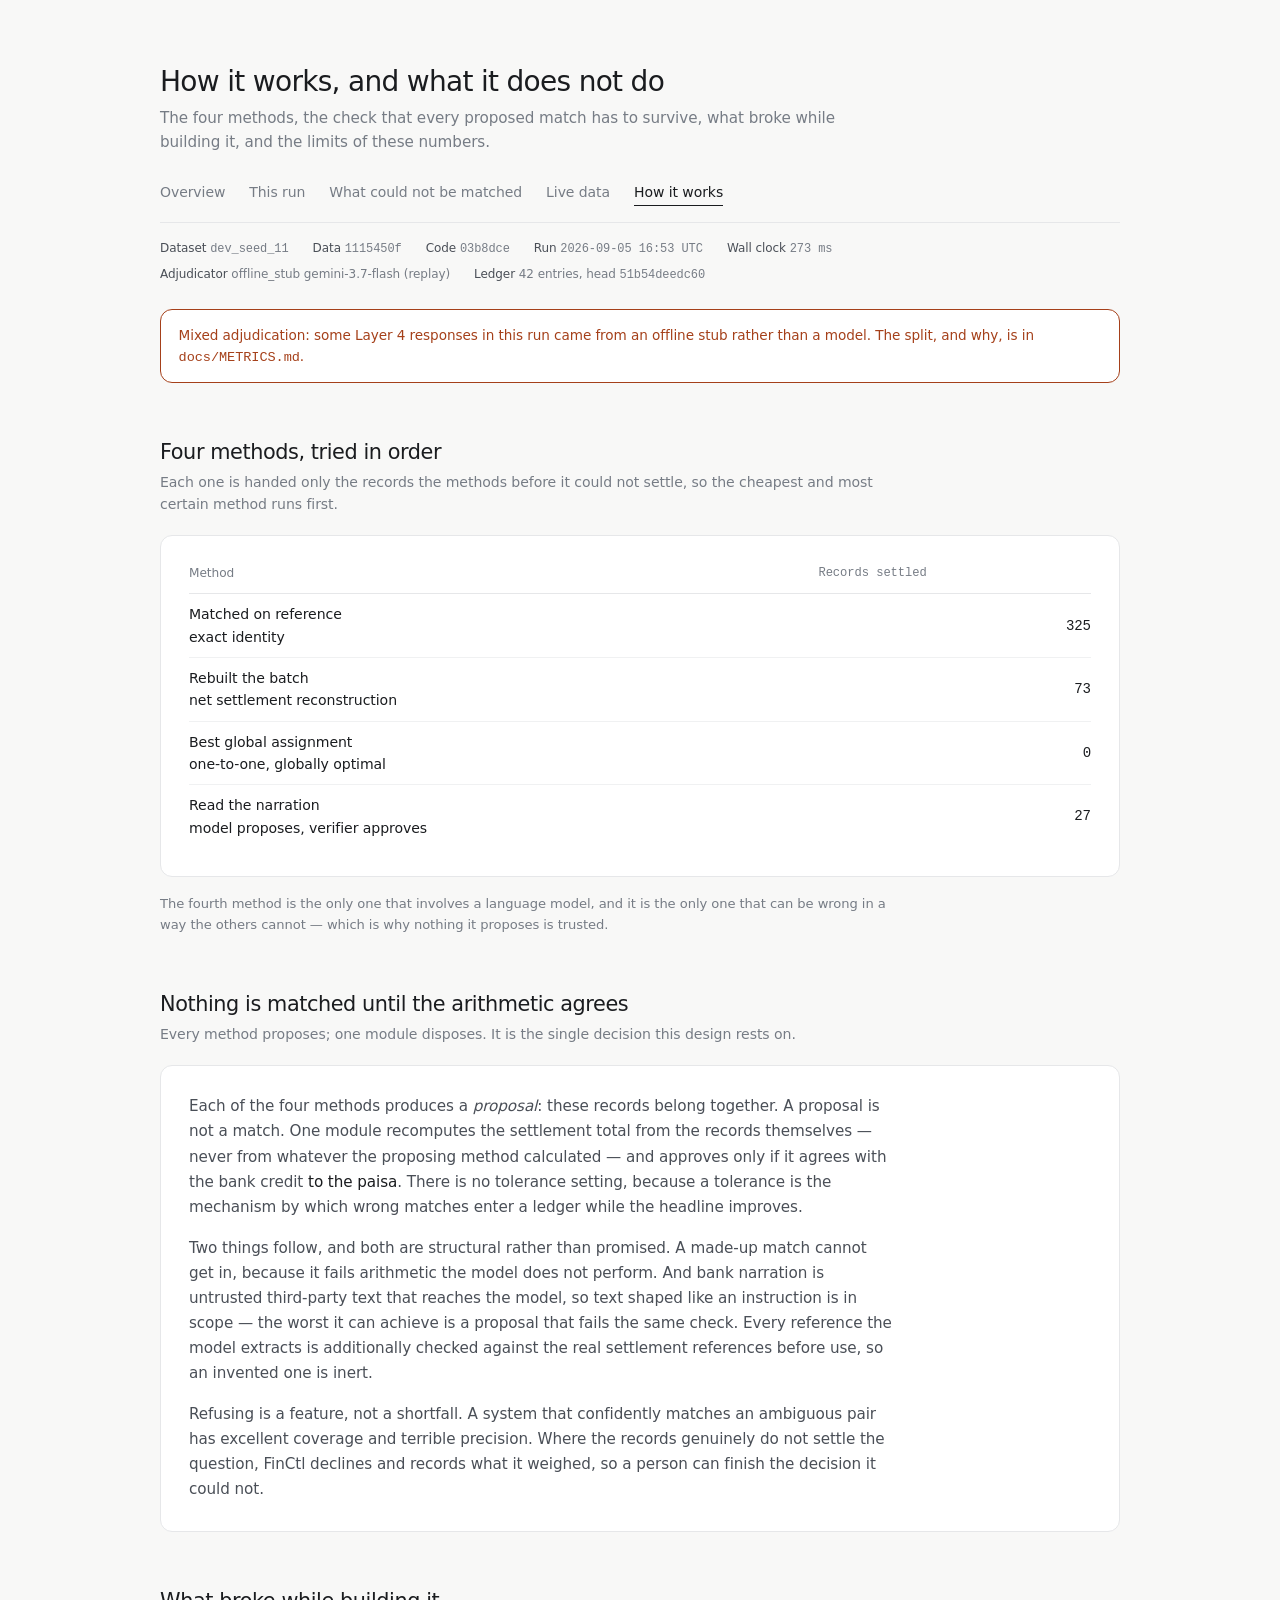
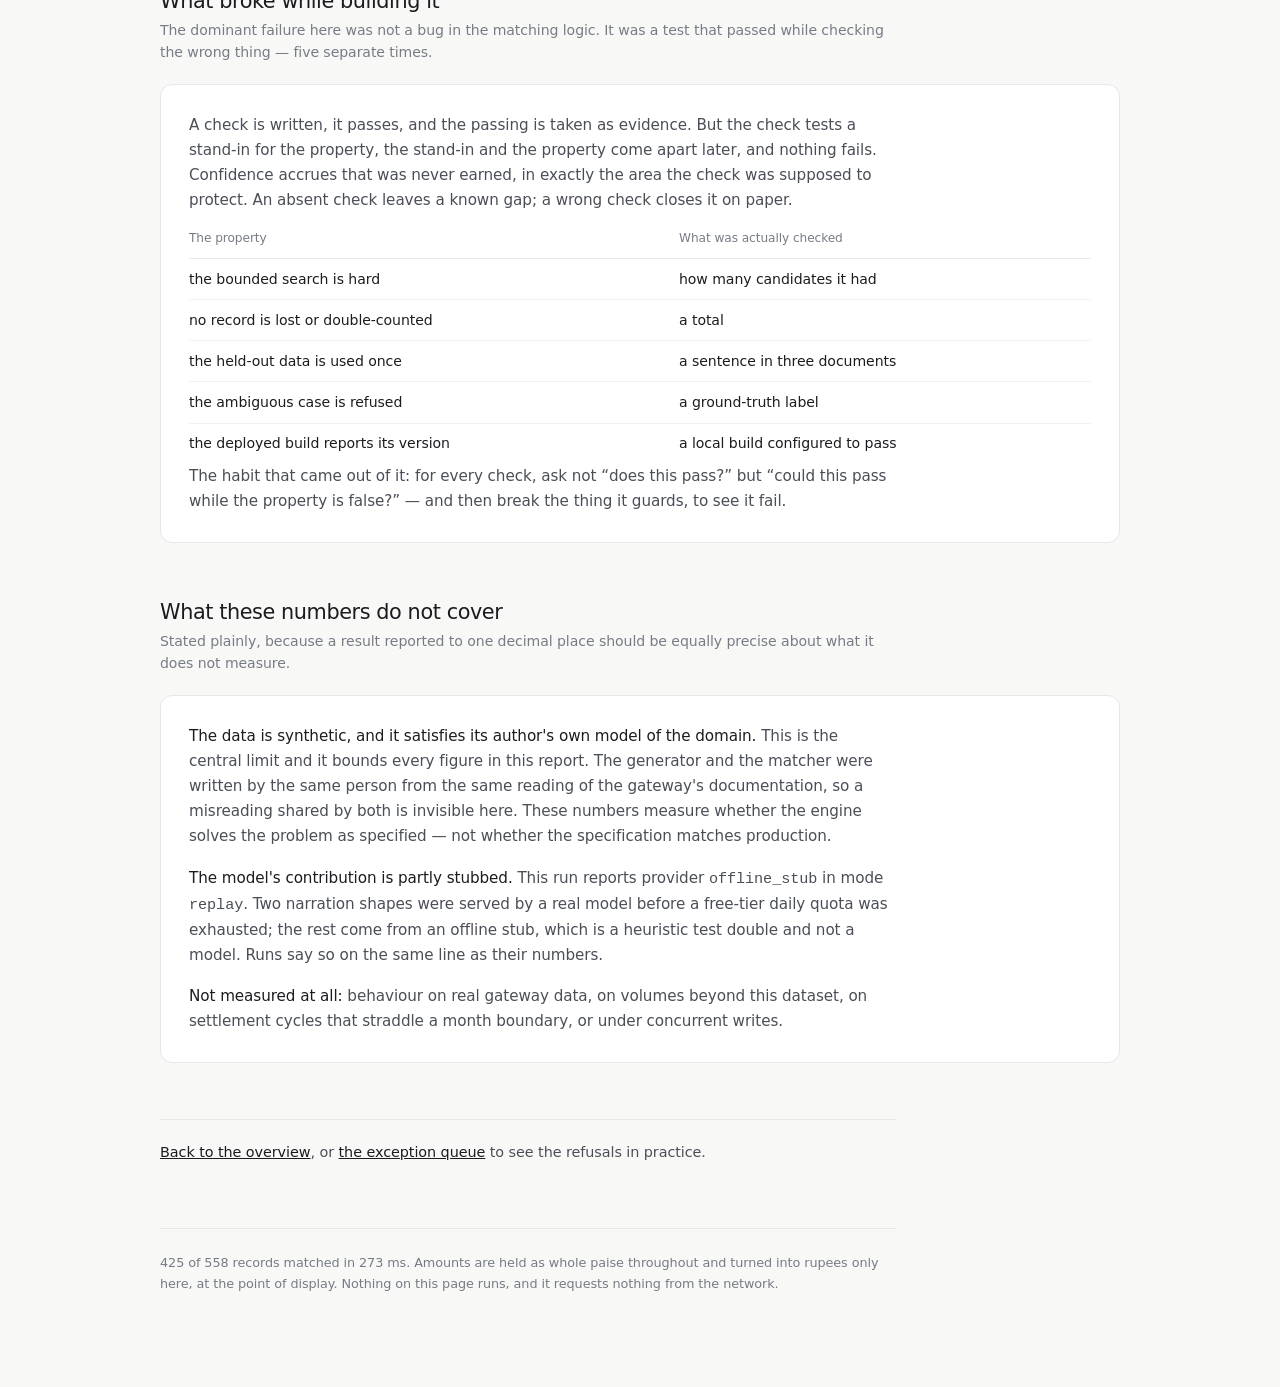
<file: docs/about.html>
<!DOCTYPE html>
<html lang="en">
<head>
<meta charset="utf-8">
<meta name="viewport" content="width=device-width, initial-scale=1">
<title>How it works, and what it does not do — FinCtl</title>
<meta name="description" content="The four methods, the check that every proposed match has to survive, what broke while building it, and the limits of these numbers.">
<style>
/* FinCtl UI. Inlined into the page by scripts/render_report.py -- kept as a real file so it is
   editable and reviewable, but never fetched at runtime. No framework, no build step.

   Typography follows the Munim Today screen: a large light heading with one grey sentence under
   it saying what the section shows, generous whitespace, hairline-bordered white cards on a
   near-white ground. Text is set in the system sans face; monospace is reserved for money and
   counts, because those are the only things on the page a reader compares column-wise.

   Fonts are system stacks. A webfont would be an external request, and the static report's whole
   claim is that it makes none.

   Palette: grayscale, plus exactly two accents. One for money that reconciled, one for money that
   did not. A third colour would imply a third outcome, and there are only two. */

:root {
  --ink: #1a1c1f;
  --ink-2: #4a4f57;
  --muted: #767c85;
  --hair: #e6e7e9;
  --hair-2: #f0f1f2;
  --ground: #f8f8f7;
  --card: #ffffff;

  --resolved: #1f6f4a;
  --exception: #a5401a;

  --focus: #1a1c1f;

  --sans: -apple-system, BlinkMacSystemFont, "Segoe UI", "Inter", system-ui, "Helvetica Neue",
    Arial, sans-serif;
  --mono: ui-monospace, SFMono-Regular, "SF Mono", Menlo, Consolas, "Liberation Mono", monospace;

  --radius: 12px;
}

@media (prefers-color-scheme: dark) {
  :root {
    --ink: #e9eaec;
    --ink-2: #b4b9c0;
    --muted: #8e949c;
    --hair: #2b2e34;
    --hair-2: #23262b;
    --ground: #131519;
    --card: #191c21;

    --resolved: #52b184;
    --exception: #dd8055;

    --focus: #e9eaec;
  }
}

* { box-sizing: border-box; }

html { -webkit-text-size-adjust: 100%; }

body {
  margin: 0;
  padding: 4rem 1.5rem 6rem;
  background: var(--ground);
  color: var(--ink);
  font: 400 15px/1.6 var(--sans);
  letter-spacing: -0.005em;
}

main { max-width: 60rem; margin: 0 auto; }

/* Money and counts only. Everything else is the sans face. */
.num, .mono {
  font-family: var(--mono);
  font-variant-numeric: tabular-nums;
  font-feature-settings: "tnum";
  text-align: right;
  white-space: nowrap;
}
.mono { text-align: left; }

/* --- header ------------------------------------------------------------------------------ */

header { margin-bottom: 3.5rem; }

h1 {
  font-size: 1.75rem;
  font-weight: 300;
  letter-spacing: -0.025em;
  margin: 0 0 .5rem;
  line-height: 1.25;
}

.tagline {
  color: var(--muted);
  margin: 0 0 1.5rem;
  font-size: .95rem;
  max-width: 44rem;
  line-height: 1.55;
}

.provenance {
  color: var(--muted);
  font-size: .75rem;
  margin: 0;
  display: flex;
  flex-wrap: wrap;
  gap: .35rem 1.5rem;
}
.provenance b { font-weight: 500; color: var(--ink-2); }
.provenance .v { font-family: var(--mono); font-variant-numeric: tabular-nums; }

.warn {
  color: var(--exception);
  background: var(--card);
  border: 1px solid currentColor;
  border-radius: var(--radius);
  padding: .9rem 1.1rem;
  font-size: .85rem;
  line-height: 1.55;
  margin: 1.5rem 0 0;
}

/* --- sections ---------------------------------------------------------------------------- */

section { margin-bottom: 3.5rem; }

h2 {
  font-size: 1.3rem;
  font-weight: 300;
  letter-spacing: -0.02em;
  color: var(--ink);
  margin: 0 0 .35rem;
  line-height: 1.3;
}

/* The single grey sentence under every heading, saying what the section shows. */
.says {
  color: var(--muted);
  font-size: .88rem;
  margin: 0 0 1.25rem;
  max-width: 46rem;
  line-height: 1.55;
}

/* The caption under a figure, saying how to read what is above it. */
.caption {
  color: var(--muted);
  font-size: .82rem;
  margin: 1rem 0 0;
  max-width: 46rem;
  line-height: 1.6;
}

.card {
  background: var(--card);
  border: 1px solid var(--hair);
  border-radius: var(--radius);
  padding: 1.75rem;
}
.card.flush { padding: 0; overflow: hidden; }

/* --- intro ------------------------------------------------------------------------------- */

.intro p {
  margin: 0 0 1rem;
  max-width: 44rem;
  font-size: .95rem;
  line-height: 1.65;
  color: var(--ink-2);
}
.intro p:last-child { margin-bottom: 0; }
.intro strong { color: var(--ink); font-weight: 500; }
.intro .lede { color: var(--ink); font-size: 1rem; }

/* The worked example. A definition list, so the figures line up in their own column without a
   table's header row implying more structure than three numbers need. */
.worked {
  margin: 1.5rem 0;
  padding: 1.25rem 1.4rem;
  background: var(--ground);
  border-radius: calc(var(--radius) - 4px);
  border: 1px solid var(--hair-2);
}
.worked dl {
  margin: 0;
  display: grid;
  grid-template-columns: 1fr auto;
  gap: .55rem 1.5rem;
  align-items: baseline;
}
.worked dt { color: var(--ink-2); font-size: .88rem; }
.worked dt small { display: block; color: var(--muted); font-size: .76rem; margin-top: .15rem; }
.worked dd {
  margin: 0;
  font-family: var(--mono);
  font-variant-numeric: tabular-nums;
  text-align: right;
  white-space: nowrap;
  font-size: .9rem;
}
.worked dt.gap, .worked dd.gap { padding-top: .7rem; border-top: 1px solid var(--hair); }
.worked dd.gap { color: var(--exception); }
.worked dd.closed { color: var(--resolved); }

/* --- metrics strip ----------------------------------------------------------------------- */

/* Three columns exactly, not auto-fit. There are six cells, and `auto-fit` resolved to five at
   this width, leaving one cell alone on a second row beside four cells' worth of bare grid
   background. A fixed 3x2 divides evenly. */
.strip {
  display: grid;
  grid-template-columns: repeat(3, 1fr);
  gap: 1px;
  background: var(--hair);
  border: 1px solid var(--hair);
  border-radius: var(--radius);
  overflow: hidden;
  margin: 0;
}

.cell { background: var(--card); padding: 1.25rem 1.3rem; }
.cell dt { color: var(--muted); font-size: .78rem; margin: 0 0 .5rem; font-weight: 400; }
.cell dd {
  margin: 0;
  font-family: var(--mono);
  font-variant-numeric: tabular-nums;
  font-size: 1.4rem;
  font-weight: 400;
  letter-spacing: -0.02em;
  line-height: 1.15;
}
.cell .sub {
  display: block;
  font-family: var(--sans);
  font-size: .76rem;
  color: var(--muted);
  margin-top: .45rem;
  letter-spacing: 0;
}
.cell.good dd { color: var(--resolved); }
.cell.bad dd { color: var(--exception); }

/* --- cascade ----------------------------------------------------------------------------- */

.cascade { display: flex; flex-direction: column; gap: .9rem; }

/* Three columns: label, bar, figures. The figures used to be overlaid on the bar with a
   text-shadow meant to keep them legible over the fill, the track and both accents at once. A
   screenshot showed it does not work -- dark text on the dark green fill is unreadable. Giving
   the numbers their own column is legible unconditionally and needs no trick. */
.rung {
  display: grid;
  grid-template-columns: 12.5rem 1fr 13rem;
  gap: 1.25rem;
  align-items: center;
}
.rung .lbl { font-size: .9rem; color: var(--ink); }
.rung .lbl small { display: block; color: var(--muted); font-size: .74rem; margin-top: .15rem; }

.track {
  background: var(--hair-2);
  border-radius: 3px;
  height: 1.9rem;
  display: flex;
  align-items: center;
}

/* Width is set inline from the data, because the value IS the datum -- a stylesheet cannot know
   it. Nothing else about the bar is inline. */
.fill { height: 100%; background: var(--resolved); border-radius: 3px; min-width: 3px; }
.rung.dead .fill { background: var(--muted); }
.rung.out .fill { background: var(--exception); }

.rung .qty {
  font-size: .8rem;
  color: var(--ink);
  font-family: var(--mono);
  font-variant-numeric: tabular-nums;
  white-space: nowrap;
}
.rung .qty .of { color: var(--muted); font-family: var(--sans); }

/* --- exception queue --------------------------------------------------------------------- */

.by-type { width: 100%; border-collapse: collapse; font-size: .88rem; }
.by-type th {
  text-align: left;
  font-weight: 500;
  color: var(--muted);
  font-size: .76rem;
  padding: 0 .75rem .6rem 0;
  border-bottom: 1px solid var(--hair);
}
.by-type th.num { padding-right: 0; }
.by-type td { padding: .55rem .75rem .55rem 0; border-bottom: 1px solid var(--hair-2); }
.by-type td.num { padding-right: 0; }
.by-type tr:last-child td { border-bottom: none; }

.queue { display: flex; flex-direction: column; }

/* <details>/<summary> rather than a scripted table: keyboard operation, Enter/Space, and screen
   reader expanded-state come from the element for free, and no JS means no way for the toggle to
   break. The grid gives the alignment a table would. */
.item { border-bottom: 1px solid var(--hair); }
.item:last-child { border-bottom: none; }

.item > summary {
  display: grid;
  grid-template-columns: 1.25rem 1fr 5.5rem 10.5rem;
  gap: .9rem;
  align-items: baseline;
  padding: 1rem 1.75rem;
  cursor: pointer;
  list-style: none;
  font-size: .9rem;
}
.item > summary::-webkit-details-marker { display: none; }
.item > summary:hover { background: var(--ground); }
.item[open] > summary { background: var(--ground); }

/* Text marker, not an icon. */
.item > summary .mark { color: var(--muted); user-select: none; font-family: var(--mono); }
.item > summary .mark::before { content: "+"; }
.item[open] > summary .mark::before { content: "\2212"; }

.item > summary .what { color: var(--ink); }
.item > summary .where {
  display: block;
  color: var(--muted);
  font-size: .76rem;
  margin-top: .25rem;
}
.item > summary .cnt {
  color: var(--muted);
  font-size: .82rem;
  font-family: var(--mono);
  font-variant-numeric: tabular-nums;
  text-align: right;
}
.item > summary .amt {
  color: var(--exception);
  font-family: var(--mono);
  font-variant-numeric: tabular-nums;
  text-align: right;
}

.body { padding: .25rem 1.75rem 1.75rem 4rem; }
.body > p { margin: 1rem 0 0; font-size: .88rem; color: var(--ink-2); max-width: 46rem; line-height: 1.6; }

.body h3 {
  font-size: .78rem;
  font-weight: 500;
  color: var(--muted);
  margin: 1.75rem 0 .7rem;
}
.body h3 .flag { font-weight: 400; color: var(--exception); }
.body h3 .ok { font-weight: 400; color: var(--muted); }

.ev { width: 100%; border-collapse: collapse; font-size: .82rem; }
.ev th {
  text-align: left;
  font-weight: 500;
  color: var(--muted);
  font-size: .74rem;
  padding: 0 .75rem .4rem 0;
  border-bottom: 1px solid var(--hair);
  white-space: nowrap;
}
.ev th.num { padding-right: 0; }
.ev td { padding: .45rem .75rem; border-bottom: 1px solid var(--hair-2); vertical-align: top; }
.ev td:first-child { padding-left: 0; }
.ev td.num { padding-right: 0; }
.ev tr:last-child td { border-bottom: none; }
.ev .rid { font-family: var(--mono); color: var(--ink-2); white-space: nowrap; }
.ev .keys { color: var(--muted); font-size: .76rem; }
.ev .keys span { margin-right: .9rem; white-space: nowrap; }
.ev .pair td { border-bottom: none; padding-bottom: .1rem; padding-top: .8rem; }
.ev .pairsum { color: var(--resolved); }

.subset { margin: 0 0 .45rem; font-size: .82rem; }
.subset .ids { font-family: var(--mono); color: var(--ink-2); }
.subset .eq { color: var(--muted); }
.subset .pairsum { font-family: var(--mono); color: var(--resolved); }

.trail { width: 100%; border-collapse: collapse; font-size: .8rem; }
.trail th {
  text-align: left; font-weight: 500; color: var(--muted); font-size: .74rem;
  padding: 0 .75rem .4rem 0; border-bottom: 1px solid var(--hair);
}
.trail th.num { padding-right: 0; }
.trail td { padding: .45rem .75rem; border-bottom: 1px solid var(--hair-2); vertical-align: top; }
.trail td:first-child { padding-left: 0; }
.trail tr:last-child td { border-bottom: none; }
.trail .hash { font-family: var(--mono); color: var(--muted); white-space: nowrap; }
.trail .det { color: var(--ink-2); line-height: 1.5; }

/* Terminal and empty states get a sentence, not a shrug. */
.empty {
  padding: 2.5rem 1.75rem;
  color: var(--muted);
  font-size: .9rem;
  line-height: 1.6;
  text-align: center;
}
.empty strong { display: block; color: var(--ink); font-weight: 400; margin-bottom: .4rem; font-size: .95rem; }
.empty code {
  font-family: var(--mono);
  color: var(--ink);
  background: var(--ground);
  border: 1px solid var(--hair);
  padding: .1rem .4rem;
  border-radius: 4px;
  font-size: .85em;
}

/* --- raw blocks -------------------------------------------------------------------------- */

pre {
  background: var(--ground);
  border: 1px solid var(--hair-2);
  border-radius: calc(var(--radius) - 4px);
  padding: 1.1rem 1.2rem;
  overflow-x: auto;
  font-family: var(--mono);
  font-variant-numeric: tabular-nums;
  font-size: .74rem;
  line-height: 1.6;
  margin: 0;
}

details.raw { border-top: 1px solid var(--hair-2); }
details.raw:first-of-type { border-top: none; }
details.raw > summary {
  cursor: pointer;
  font-size: .88rem;
  color: var(--ink-2);
  padding: 1rem 0;
  list-style: none;
}
details.raw > summary::-webkit-details-marker { display: none; }
details.raw > summary::before { content: "+"; color: var(--muted); margin-right: .6rem; font-family: var(--mono); }
details.raw[open] > summary::before { content: "\2212"; }
details.raw > summary:hover { color: var(--ink); }
details.raw > pre { margin-bottom: 1.25rem; }

footer {
  margin-top: 4rem;
  padding-top: 1.5rem;
  border-top: 1px solid var(--hair);
  color: var(--muted);
  font-size: .8rem;
  line-height: 1.6;
  max-width: 46rem;
}

/* --- navigation ---------------------------------------------------------------------------- */

/* Text links, no icons, no chrome. The current page is a span rather than a link to itself: a
   control that does nothing is worse than no control (D-0026). */
nav {
  display: flex;
  flex-wrap: wrap;
  gap: .25rem 1.5rem;
  margin: 1.25rem 0 1rem;
  padding-bottom: 1rem;
  border-bottom: 1px solid var(--hair);
  font-size: .875rem;
}

nav a, nav .here {
  text-decoration: none;
  padding: .15rem 0;
  border-bottom: 1px solid transparent;
}

nav a { color: var(--muted); }
nav a:hover { color: var(--ink); border-bottom-color: var(--hair); }

nav .here {
  color: var(--ink);
  font-weight: 500;
  border-bottom-color: var(--ink);
}

/* Skip link: present for keyboard users, out of the way for everyone else. */
.skip {
  position: absolute;
  left: -9999px;
  top: 0;
  background: var(--card);
  color: var(--ink);
  padding: .6rem 1rem;
  border: 1px solid var(--hair);
  border-radius: var(--radius);
  z-index: 10;
}
.skip:focus { left: 1rem; top: 1rem; }

.onward {
  margin-top: 2.5rem;
  padding-top: 1.25rem;
  border-top: 1px solid var(--hair);
  color: var(--ink-2);
  font-size: .9rem;
  line-height: 1.7;
  max-width: 46rem;
}
.onward a { color: var(--ink); }

.onward-list { margin: 0; display: grid; gap: .35rem .75rem; }
.onward-list dt { margin-top: .85rem; font-weight: 500; }
.onward-list dt:first-child { margin-top: 0; }
.onward-list dd {
  margin: 0;
  color: var(--ink-2);
  font-size: .9rem;
  line-height: 1.65;
}

/* --- exception filtering, in CSS ------------------------------------------------------------ */

/* Filtering with no script at all (D-0026). Each chip is a fragment link to an empty anchor that
   sits immediately before the queue; `:target` on that anchor lets a sibling combinator reach in
   and hide every row of a different type. The back button works because these are real history
   entries, and it degrades to "everything shown" when no fragment is set. */

.filters {
  display: flex;
  flex-wrap: wrap;
  gap: .5rem;
  margin: 0 0 1.25rem;
}

.filters .chip {
  display: inline-flex;
  align-items: baseline;
  gap: .5rem;
  padding: .35rem .7rem;
  border: 1px solid var(--hair);
  border-radius: 999px;
  background: var(--card);
  color: var(--ink-2);
  font-size: .8rem;
  text-decoration: none;
}

.filters .chip:hover { color: var(--ink); border-color: var(--ink-2); }

.filters .chip .cnt {
  color: var(--muted);
  font-family: var(--mono);
  font-variant-numeric: tabular-nums;
  font-size: .75rem;
}

/* The anchors themselves are invisible and carry nothing. */
.ftarget { display: block; height: 0; overflow: hidden; }

/* Targeting any filter anchor hides every row; the matching rule then re-shows its own
   type. The exception types are a CLOSED enum (core/results.py), so these rules are
   enumerable rather than open-ended, and a test asserts every member of that enum has one
   here — otherwise adding a type would silently produce a filter that hides everything. */
.ftarget:target ~ .card .item { display: none; }
#f-all:target ~ .card .item { display: block; }
#f-AMBIGUOUS:target ~ .card .t-AMBIGUOUS { display: block; }
#f-DISPUTE_UNRESOLVED:target ~ .card .t-DISPUTE_UNRESOLVED { display: block; }
#f-DUPLICATE_REFERENCE:target ~ .card .t-DUPLICATE_REFERENCE { display: block; }
#f-FX_UNRESOLVED:target ~ .card .t-FX_UNRESOLVED { display: block; }
#f-MISSING_BANK_ROW:target ~ .card .t-MISSING_BANK_ROW { display: block; }
#f-MISSING_GATEWAY_ROW:target ~ .card .t-MISSING_GATEWAY_ROW { display: block; }
#f-ON_HOLD_UNRELEASED:target ~ .card .t-ON_HOLD_UNRELEASED { display: block; }
#f-SUBSET_SEARCH_EXHAUSTED:target ~ .card .t-SUBSET_SEARCH_EXHAUSTED { display: block; }
#f-TIMING_OUTSIDE_WINDOW:target ~ .card .t-TIMING_OUTSIDE_WINDOW { display: block; }
#f-UNCLASSIFIED:target ~ .card .t-UNCLASSIFIED { display: block; }
#f-UNEXPLAINED_ADJ:target ~ .card .t-UNEXPLAINED_ADJ { display: block; }
#f-UNPARSEABLE_NARRATION:target ~ .card .t-UNPARSEABLE_NARRATION { display: block; }
#f-VERIFIER_REJECTED:target ~ .card .t-VERIFIER_REJECTED { display: block; }

/* --- focus, motion, small screens -------------------------------------------------------- */

/* Visible focus on everything interactive, including summary elements, which several UA
   stylesheets leave unstyled. */
a:focus-visible,
summary:focus-visible,
[tabindex]:focus-visible {
  outline: 2px solid var(--focus);
  outline-offset: -2px;
  border-radius: 3px;
}
summary:focus:not(:focus-visible) { outline: none; }

@media (prefers-reduced-motion: reduce) {
  *, *::before, *::after {
    animation-duration: 0.01ms !important;
    animation-iteration-count: 1 !important;
    transition-duration: 0.01ms !important;
    scroll-behavior: auto !important;
  }
}

@media (max-width: 46rem) {
  body { padding: 2.25rem 1rem 4rem; font-size: 14px; }
  main { max-width: none; }

  h1 { font-size: 1.45rem; }
  h2 { font-size: 1.15rem; }

  .card { padding: 1.25rem; }
  section { margin-bottom: 2.5rem; }
  header { margin-bottom: 2.5rem; }

  /* The cascade stacks: a 12.5rem label column plus a bar does not fit a phone, and shrinking the
     label to fit would truncate the layer names, which are the point. */
  .rung { grid-template-columns: 1fr; gap: .4rem; }
  .rung .lbl small { display: inline; margin-left: .5rem; }

  /* The worked example keeps its two columns -- the figures are the content, and stacking them
     would break the alignment that makes the subtraction readable. */
  .worked { padding: 1rem; }
  .worked dl { gap: .5rem .75rem; }
  .worked dt { font-size: .82rem; }
  .worked dd { font-size: .82rem; }

  /* Amount stays on its own row and stays right-aligned rather than being dropped -- it is the
     column an operator triages on. */
  .item > summary {
    grid-template-columns: 1.25rem 1fr;
    row-gap: .5rem;
    padding: .9rem 1.25rem;
  }
  .item > summary .cnt,
  .item > summary .amt { grid-column: 2; text-align: left; }
  .item > summary .amt { font-size: .95rem; }

  .body { padding: .25rem 1.25rem 1.25rem 1.25rem; }

  /* Evidence tables scroll rather than reflow: the row-id and amount columns must stay on one
     line to remain comparable. */
  .ev-wrap, .trail-wrap { overflow-x: auto; }

  .cell dd { font-size: 1.25rem; }
}

/* The filter counts are rows, not records, and the two genuinely differ. Said next to the
   controls rather than in a footnote, because that is where the confusion happens. */
.filter-note { margin-top: -.5rem; margin-bottom: 1.25rem; }

/* --- the credential form (D-0027) ---------------------------------------------------------- */

/* The only form in the report, and the only page with a control that acts. It exists on the
   server-rendered /settings page and is deliberately absent from the static export, where there
   would be nothing to receive it. */

form.keys { margin: 0; max-width: 34rem; }
form.keys p { margin: 0 0 1rem; display: flex; flex-direction: column; gap: .35rem; }
form.keys p.two { flex-direction: row; gap: .75rem; align-items: flex-end; flex-wrap: wrap; }
form.keys p.two label { align-self: flex-start; }

form.keys label {
  color: var(--ink-2);
  font-size: .8rem;
  letter-spacing: .01em;
}

form.keys input {
  font: inherit;
  font-family: var(--mono);
  font-variant-numeric: tabular-nums;
  padding: .5rem .65rem;
  border: 1px solid var(--hair);
  border-radius: 8px;
  background: var(--ground);
  color: var(--ink);
  min-width: 0;
}

form.keys p.two input { width: 7rem; }
form.keys input:focus-visible { outline: 2px solid var(--focus); outline-offset: -2px; }

form.keys input.submit {
  font-family: var(--sans);
  cursor: pointer;
  align-self: flex-start;
  width: auto;
  padding: .55rem 1.1rem;
  background: var(--ink);
  color: var(--card);
  border-color: var(--ink);
}
form.keys input.submit:hover { opacity: .88; }

/* The limits list. Plain text, no icons -- these are the constraints, not decoration. */
.limits {
  margin: 0;
  padding-left: 1.1rem;
  color: var(--ink-2);
  font-size: .9rem;
  line-height: 1.7;
}
.limits li { margin-bottom: .5rem; }
.limits li:last-child { margin-bottom: 0; }

</style>
</head>
<body>
<a class="skip" href="#main">Skip to content</a>
<main>
  <header>
    <h1>How it works, and what it does not do</h1>
    <p class="tagline">The four methods, the check that every proposed match has to survive, what broke while building it, and the limits of these numbers.</p>
    <nav aria-label="Sections"><a href="index.html">Overview</a><a href="run.html">This run</a><a href="exceptions.html">What could not be matched</a><a href="settings.html">Live data</a><span class="here" aria-current="page">How it works</span></nav>
    <p class="provenance"><span><b>Dataset</b> <span class='v'>dev_seed_11</span></span> <span><b>Data</b> <span class='v'>1115450f</span></span> <span><b>Code</b> <span class='v'>03b8dce</span></span> <span><b>Run</b> <span class='v'>2026-09-05 16:53 UTC</span></span> <span><b>Wall clock</b> <span class='v'>273 ms</span></span> <span><b>Adjudicator</b> offline_stub gemini-3.7-flash (replay)</span> <span><b>Ledger</b> 42 entries, head <span class='v'>51b54deedc60</span></span></p>
    <p class="warn">Mixed adjudication: some Layer 4 responses in this run came from an offline stub rather than a model. The split, and why, is in <code>docs/METRICS.md</code>.</p>
  </header>

  <div id="main">
<section><h2>Four methods, tried in order</h2><p class="says">Each one is handed only the records the methods before it could not settle, so the cheapest and most certain method runs first.</p><div class="card"><table class="by-type"><thead><tr><th>Method</th><th class="num">Records settled</th></tr></thead><tbody><tr><td>Matched on reference<br><span class="keys">exact identity</span></td><td class="num">325</td></tr><tr><td>Rebuilt the batch<br><span class="keys">net settlement reconstruction</span></td><td class="num">73</td></tr><tr><td>Best global assignment<br><span class="keys">one-to-one, globally optimal</span></td><td class="num">0</td></tr><tr><td>Read the narration<br><span class="keys">model proposes, verifier approves</span></td><td class="num">27</td></tr></tbody></table></div><p class="caption">The fourth method is the only one that involves a language model, and it is the only one that can be wrong in a way the others cannot — which is why nothing it proposes is trusted.</p></section><section><h2>Nothing is matched until the arithmetic agrees</h2><p class="says">Every method proposes; one module disposes. It is the single decision this design rests on.</p><div class="card intro"><p>Each of the four methods produces a <em>proposal</em>: these records belong together. A proposal is not a match. One module recomputes the settlement total from the records themselves — never from whatever the proposing method calculated — and approves only if it agrees with the bank credit <strong>to the paisa</strong>. There is no tolerance setting, because a tolerance is the mechanism by which wrong matches enter a ledger while the headline improves.</p><p>Two things follow, and both are structural rather than promised. A made-up match cannot get in, because it fails arithmetic the model does not perform. And bank narration is untrusted third-party text that reaches the model, so text shaped like an instruction is in scope — the worst it can achieve is a proposal that fails the same check. Every reference the model extracts is additionally checked against the real settlement references before use, so an invented one is inert.</p><p>Refusing is a feature, not a shortfall. A system that confidently matches an ambiguous pair has excellent coverage and terrible precision. Where the records genuinely do not settle the question, FinCtl declines and records what it weighed, so a person can finish the decision it could not.</p></div></section><section><h2>What broke while building it</h2><p class="says">The dominant failure here was not a bug in the matching logic. It was a test that passed while checking the wrong thing — five separate times.</p><div class="card intro"><p>A check is written, it passes, and the passing is taken as evidence. But the check tests a stand-in for the property, the stand-in and the property come apart later, and nothing fails. Confidence accrues that was never earned, in exactly the area the check was supposed to protect. An absent check leaves a known gap; a wrong check closes it on paper.</p><table class="by-type"><thead><tr><th>The property</th><th>What was actually checked</th></tr></thead><tbody><tr><td>the bounded search is hard</td><td>how many candidates it had</td></tr><tr><td>no record is lost or double-counted</td><td>a total</td></tr><tr><td>the held-out data is used once</td><td>a sentence in three documents</td></tr><tr><td>the ambiguous case is refused</td><td>a ground-truth label</td></tr><tr><td>the deployed build reports its version</td><td>a local build configured to pass</td></tr></tbody></table><p>The habit that came out of it: for every check, ask not &ldquo;does this pass?&rdquo; but &ldquo;could this pass while the property is false?&rdquo; — and then break the thing it guards, to see it fail.</p></div></section><section><h2>What these numbers do not cover</h2><p class="says">Stated plainly, because a result reported to one decimal place should be equally precise about what it does not measure.</p><div class="card intro"><p><strong>The data is synthetic, and it satisfies its author's own model of the domain.</strong> This is the central limit and it bounds every figure in this report. The generator and the matcher were written by the same person from the same reading of the gateway's documentation, so a misreading shared by both is invisible here. These numbers measure whether the engine solves the problem as specified — not whether the specification matches production.</p><p><strong>The model's contribution is partly stubbed.</strong> This run reports provider <code>offline_stub</code> in mode <code>replay</code>. Two narration shapes were served by a real model before a free-tier daily quota was exhausted; the rest come from an offline stub, which is a heuristic test double and not a model. Runs say so on the same line as their numbers.</p><p><strong>Not measured at all:</strong> behaviour on real gateway data, on volumes beyond this dataset, on settlement cycles that straddle a month boundary, or under concurrent writes.</p></div></section><p class="onward"><a href="index.html">Back to the overview</a>, or <a href="exceptions.html">the exception queue</a> to see the refusals in practice.</p>
  </div>

  <footer>425 of 558 records matched in 273 ms. Amounts are held as whole paise throughout and turned into rupees only here, at the point of display. Nothing on this page runs, and it requests nothing from the network.</footer>
</main>
<!-- The figures on this page are also here as JSON, so it is machine-readable without scraping
     the markup. Nothing on this page executes: there is no script, no fetch, and no external
     reference of any kind. Filtering is CSS `:target`, not code. -->
<script id="run-data" type="application/json">{
  "ablation": "\nAblation (same dataset, layers enabled cumulatively)\n  arm                  auto-match   false-match   value matched   exceptions   UNCLASSIFIED\n  exact only (L1)          58.2%         0.00%           57.2%          233             94\n  + netting (L2)           71.3%         0.00%           73.4%          160              4   +13.1pp rec  +16.2pp val\n  + fuzzy (L3)             71.3%         0.00%           73.4%          160              0   +0.0pp rec  +0.0pp val\n  + LLM (L4)               76.2%         0.00%           78.8%          133              0   +4.8pp rec  +5.4pp val\n  False-match rate is reported on every arm: an arm that raises coverage while also\n  raising false matches is a regression being sold as an improvement.\n  Records and value are reported separately because a layer can buy a lot of one and\n  little of the other.",
  "at_risk_paise": 1146129974,
  "auto_matched": 425,
  "block": "Dataset: dev_seed_11  data 1115450f   SHA: 03b8dce   2026-09-05 16:53\nAdjudicator: offline_stub / gemini-3.7-flash   !! STUBBED PROPOSER, not a model (6 responses)\n  ^ counts THIS RUN's responses. 1 cached rule(s) were authored by a real model; those narrations now resolve via the promoted regex, so their fixtures are never consulted and the model does not appear above. Its contribution moved from the response cache into the rules cache, which is what promotion is for.\nRecords processed         558          Wall clock    0.273s\nAuto-matched              425    76.2%   Throughput   2040 rec/s\n  Layer 1  exact            325    58.2%\n  Layer 2  netting           73    13.1%\n  Layer 3  fuzzy              0     0.0%\n  Layer 4  LLM+verified      27     4.8%\nFalse matches               0    0.00%   <- precision, not coverage\nExceptions                133    23.8%    Rs 1,14,61,299.74 at risk\n  correctly flagged        94    70.7%\n  missed matches           39    29.3%\nValue in the run    Rs 8,77,64,133.83          <- see 'value denominator' below\n  value matched     Rs 6,91,46,021.36    78.8%\n  value unmatched   Rs 1,86,18,112.47    21.2%   the two sum to the total, exactly\n  value denominator: per record across all three sources, the same population the record rate uses.\n    One sale is counted up to three times -- as a ledger row, a gateway payment and inside a bank credit --\n    so this exceeds the money that moved. Per source: merchant Rs 2,66,64,589.00  gateway Rs 3,39,09,140.33  bank Rs 2,71,90,404.50\n  NB 'at risk' above is Rs 1,14,61,299.74, which is NOT this figure: it sums each exception's own\n    amount-at-risk (a batch's expected credit, say), not the gross value of every record it names.\n  by type: TIMING_OUTSIDE_WINDOW 44, AMBIGUOUS 43, MISSING_BANK_ROW 32, UNPARSEABLE_NARRATION 32, SUBSET_SEARCH_EXHAUSTED 13, MISSING_GATEWAY_ROW 1\n  by class: absent 56, undetermined 38\nLLM calls                   0   cache hits    6   Calls / 100  0.00 (replay: all 6 responses from cache)\n  cold calls / 100: not measured -- this run replayed from cache, so it cannot report a cold rate. The last cold attempt was terminated by provider quota exhaustion; see docs/METRICS.md.\n  by kind: none (all replayed from fixtures)   MODE=replay\nRules cache                 3 rules   2 promoted from narration the seeded regex missed\n  authored by: google-gemini/gemini-3.7-flash x1, offline_stub/gemini-3.7-flash x1\nAdjudication             0.0s   retries 0   backoff     0s   (0% of wall clock)\nCost / 1000            Rs TBD          USD 0.000000 total\nAudit ledger               42 entries   head 51b54deedc60\nBy mechanism  (delta != 0 batches; ground-truth attribution. refused is a SUCCESS, exhausted is an honest failure)\n  credit_without_parseable_utr       4 batches  resolved 3  refused 0  exhausted 0  unclassified 0  MISSING_BANK_ROW 1\n  duplicate_reference_contamination  2 batches  resolved 2  refused 0  exhausted 0  unclassified 0\n  export_cutoff_skew                 3 batches  resolved 3  refused 0  exhausted 0  unclassified 0\n  multiple_subsets_explain_delta     2 batches  resolved 0  refused 2  exhausted 0  unclassified 0\n  on_hold_release_misdated           2 batches  resolved 2  refused 0  exhausted 0  unclassified 0\n  pool_beyond_node_budget            1 batch    resolved 0  refused 0  exhausted 1  unclassified 0\nRefusals  (declining is a SUCCESS. Two distinct kinds, kept separate on purpose - they were conflated once). STRICTER than the by-pathology row below: that asks whether the engine avoided a wrong answer, this asks whether it gave the right answer for the right reason - a declared AMBIGUOUS, not merely an absence.\n  P7 record-level tie            8/8    records   100.0%\n  M5 batch subset ambiguity      2/2    batches   100.0%\nBy pathology  (records carry >=1, so these OVERLAP and do not sum to 558)\n  P1   502/541  P2    57/66   P3    18/18   P4     3/3    P5     4/4    P6    24/24\n  P7     8/8    P8    24/24   P9    50/50   P10   30/30   P11    2/2    P12   12/14",
  "by_class": {
    "absent": 56,
    "undetermined": 38
  },
  "by_mechanism": {
    "credit_without_parseable_utr": {
      "MISSING_BANK_ROW": 1,
      "batches": 4,
      "exhausted": 0,
      "refused": 0,
      "resolved": 3,
      "unclassified": 0
    },
    "duplicate_reference_contamination": {
      "batches": 2,
      "exhausted": 0,
      "refused": 0,
      "resolved": 2,
      "unclassified": 0
    },
    "export_cutoff_skew": {
      "batches": 3,
      "exhausted": 0,
      "refused": 0,
      "resolved": 3,
      "unclassified": 0
    },
    "multiple_subsets_explain_delta": {
      "batches": 2,
      "exhausted": 0,
      "refused": 2,
      "resolved": 0,
      "unclassified": 0
    },
    "on_hold_release_misdated": {
      "batches": 2,
      "exhausted": 0,
      "refused": 0,
      "resolved": 2,
      "unclassified": 0
    },
    "pool_beyond_node_budget": {
      "batches": 1,
      "exhausted": 1,
      "refused": 0,
      "resolved": 0,
      "unclassified": 0
    }
  },
  "by_type": {
    "AMBIGUOUS": 43,
    "MISSING_BANK_ROW": 32,
    "MISSING_GATEWAY_ROW": 1,
    "SUBSET_SEARCH_EXHAUSTED": 13,
    "TIMING_OUTSIDE_WINDOW": 44,
    "UNPARSEABLE_NARRATION": 32
  },
  "correctly_flagged": 94,
  "dataset": "dev_seed_11",
  "entering": {
    "1": 558,
    "2": 233,
    "3": 160,
    "4": 160
  },
  "exception_items": [
    {
      "amount_at_risk_paise": 411156315,
      "audit_trail": [
        {
          "confidence": 100,
          "decision": "raise_exception",
          "detail": "44 gateway rows carry no settlement assignment, and no in-period batch needed them. Their settlement falls outside the period this export covers - pending writeback, not a reconciliation failure.",
          "entry_hash": "bfec27888b38",
          "layer": 4,
          "model": "gemini-3.7-flash",
          "outcome": "TIMING_OUTSIDE_WINDOW",
          "provider": "offline_stub",
          "seq": 39
        }
      ],
      "detail": "44 gateway rows carry no settlement assignment, and no in-period batch needed them. Their settlement falls outside the period this export covers - pending writeback, not a reconciliation failure.",
      "evidence": [],
      "evidence_complete": true,
      "evidence_found": 0,
      "evidence_truncated": false,
      "id": "ex012",
      "layer": 4,
      "record_ids": [
        "gw_000022",
        "gw_000025",
        "gw_000026",
        "gw_000028",
        "gw_000030",
        "gw_000033",
        "gw_000034",
        "gw_000035",
        "gw_000036",
        "gw_000037",
        "gw_000039",
        "gw_000040",
        "gw_000042",
        "gw_000043",
        "gw_000044",
        "gw_000045",
        "gw_000046",
        "gw_000047",
        "gw_000048",
        "gw_000049",
        "gw_000050",
        "gw_000051",
        "gw_000052",
        "gw_000053",
        "gw_000054",
        "gw_000055",
        "gw_000056",
        "gw_000057",
        "gw_000058",
        "gw_000059",
        "gw_000148",
        "gw_000149",
        "gw_000150",
        "gw_000151",
        "gw_000152",
        "gw_000288",
        "gw_000289",
        "gw_000290",
        "gw_000291",
        "gw_000292",
        "gw_000293",
        "gw_000294",
        "gw_000299",
        "gw_000300"
      ],
      "type": "TIMING_OUTSIDE_WINDOW"
    },
    {
      "amount_at_risk_paise": 132893704,
      "audit_trail": [
        {
          "confidence": 100,
          "decision": "raise_exception",
          "detail": "search hit its nodes bound at subset size 8 after 200001 nodes over 62 candidates, with 0 subsets found so far - a lower bound, not a total. Neither a match nor an ambiguity can be claimed from an incomplete search.",
          "entry_hash": "bcead4d07560",
          "layer": 2,
          "model": null,
          "outcome": "SUBSET_SEARCH_EXHAUSTED",
          "provider": null,
          "seq": 38
        }
      ],
      "detail": "search hit its nodes bound at subset size 8 after 200001 nodes over 62 candidates, with 0 subsets found so far - a lower bound, not a total. Neither a match nor an ambiguity can be claimed from an incomplete search.",
      "evidence": [],
      "evidence_complete": false,
      "evidence_found": 0,
      "evidence_truncated": false,
      "id": "ex004",
      "layer": 2,
      "record_ids": [
        "gw_000015",
        "gw_000016",
        "gw_000017",
        "gw_000018",
        "gw_000019",
        "gw_000020",
        "bk_000003",
        "ml_000015",
        "ml_000016",
        "ml_000017",
        "ml_000018",
        "ml_000019",
        "ml_000020"
      ],
      "type": "SUBSET_SEARCH_EXHAUSTED"
    },
    {
      "amount_at_risk_paise": 86904639,
      "audit_trail": [
        {
          "confidence": 100,
          "decision": "raise_exception",
          "detail": "setl_000028 settled with UTR 1585862611g2e9cy but no bank credit carries that reference. Absence, not mismatch: there is no scalar to reconstruct against, so no search is attempted.",
          "entry_hash": "924b13fc01d0",
          "layer": 1,
          "model": null,
          "outcome": "MISSING_BANK_ROW",
          "provider": null,
          "seq": 36
        },
        {
          "confidence": 100,
          "decision": "raise_exception",
          "detail": "setl_000028 settled with UTR 1585862611g2e9cy and no bank credit carries that reference in either its reference column or a parseable narration. A credit with unreadable narration is present in this statement, so this may be a formatting problem rather than a feed gap - a human should read the narration.",
          "entry_hash": "51b54deedc60",
          "layer": 4,
          "model": "gemini-3.7-flash",
          "outcome": "UNPARSEABLE_NARRATION",
          "provider": "offline_stub",
          "seq": 42
        }
      ],
      "detail": "setl_000028 settled with UTR 1585862611g2e9cy but no bank credit carries that reference. Absence, not mismatch: there is no scalar to reconstruct against, so no search is attempted.",
      "evidence": [],
      "evidence_complete": true,
      "evidence_found": 0,
      "evidence_truncated": false,
      "id": "ex002",
      "layer": 1,
      "record_ids": [
        "gw_000233",
        "gw_000234",
        "gw_000235",
        "gw_000236",
        "gw_000237",
        "gw_000238",
        "ml_000171",
        "ml_000172",
        "ml_000173",
        "ml_000174",
        "ml_000175",
        "ml_000176"
      ],
      "type": "MISSING_BANK_ROW"
    },
    {
      "amount_at_risk_paise": 86904639,
      "audit_trail": [
        {
          "confidence": 100,
          "decision": "raise_exception",
          "detail": "setl_000028 settled with UTR 1585862611g2e9cy but no bank credit carries that reference. Absence, not mismatch: there is no scalar to reconstruct against, so no search is attempted.",
          "entry_hash": "924b13fc01d0",
          "layer": 1,
          "model": null,
          "outcome": "MISSING_BANK_ROW",
          "provider": null,
          "seq": 36
        },
        {
          "confidence": 100,
          "decision": "raise_exception",
          "detail": "setl_000028 settled with UTR 1585862611g2e9cy and no bank credit carries that reference in either its reference column or a parseable narration. A credit with unreadable narration is present in this statement, so this may be a formatting problem rather than a feed gap - a human should read the narration.",
          "entry_hash": "51b54deedc60",
          "layer": 4,
          "model": "gemini-3.7-flash",
          "outcome": "UNPARSEABLE_NARRATION",
          "provider": "offline_stub",
          "seq": 42
        }
      ],
      "detail": "setl_000028 settled with UTR 1585862611g2e9cy and no bank credit carries that reference in either its reference column or a parseable narration. A credit with unreadable narration is present in this statement, so this may be a formatting problem rather than a feed gap - a human should read the narration.",
      "evidence": [],
      "evidence_complete": true,
      "evidence_found": 0,
      "evidence_truncated": false,
      "id": "ex011",
      "layer": 4,
      "record_ids": [
        "gw_000233",
        "gw_000234",
        "gw_000235",
        "gw_000236",
        "gw_000237",
        "gw_000238",
        "ml_000171",
        "ml_000172",
        "ml_000173",
        "ml_000174",
        "ml_000175",
        "ml_000176"
      ],
      "type": "UNPARSEABLE_NARRATION"
    },
    {
      "amount_at_risk_paise": 78199779,
      "audit_trail": [
        {
          "confidence": 100,
          "decision": "raise_exception",
          "detail": "setl_000023 settled with UTR 1675464054gdi3eg but no bank credit carries that reference. Absence, not mismatch: there is no scalar to reconstruct against, so no search is attempted.",
          "entry_hash": "4389f90d9cfa",
          "layer": 1,
          "model": null,
          "outcome": "MISSING_BANK_ROW",
          "provider": null,
          "seq": 34
        },
        {
          "confidence": 100,
          "decision": "raise_exception",
          "detail": "setl_000023 settled with UTR 1675464054gdi3eg and no bank credit carries that reference in either its reference column or a parseable narration. A credit with unreadable narration is present in this statement, so this may be a formatting problem rather than a feed gap - a human should read the narration.",
          "entry_hash": "09695c3a259a",
          "layer": 4,
          "model": "gemini-3.7-flash",
          "outcome": "UNPARSEABLE_NARRATION",
          "provider": "offline_stub",
          "seq": 40
        }
      ],
      "detail": "setl_000023 settled with UTR 1675464054gdi3eg but no bank credit carries that reference. Absence, not mismatch: there is no scalar to reconstruct against, so no search is attempted.",
      "evidence": [],
      "evidence_complete": true,
      "evidence_found": 0,
      "evidence_truncated": false,
      "id": "ex000",
      "layer": 1,
      "record_ids": [
        "gw_000197",
        "gw_000198",
        "gw_000199",
        "gw_000200",
        "gw_000201",
        "gw_000202",
        "ml_000135",
        "ml_000136",
        "ml_000137",
        "ml_000138",
        "ml_000139",
        "ml_000140"
      ],
      "type": "MISSING_BANK_ROW"
    },
    {
      "amount_at_risk_paise": 78199779,
      "audit_trail": [
        {
          "confidence": 100,
          "decision": "raise_exception",
          "detail": "setl_000023 settled with UTR 1675464054gdi3eg but no bank credit carries that reference. Absence, not mismatch: there is no scalar to reconstruct against, so no search is attempted.",
          "entry_hash": "4389f90d9cfa",
          "layer": 1,
          "model": null,
          "outcome": "MISSING_BANK_ROW",
          "provider": null,
          "seq": 34
        },
        {
          "confidence": 100,
          "decision": "raise_exception",
          "detail": "setl_000023 settled with UTR 1675464054gdi3eg and no bank credit carries that reference in either its reference column or a parseable narration. A credit with unreadable narration is present in this statement, so this may be a formatting problem rather than a feed gap - a human should read the narration.",
          "entry_hash": "09695c3a259a",
          "layer": 4,
          "model": "gemini-3.7-flash",
          "outcome": "UNPARSEABLE_NARRATION",
          "provider": "offline_stub",
          "seq": 40
        }
      ],
      "detail": "setl_000023 settled with UTR 1675464054gdi3eg and no bank credit carries that reference in either its reference column or a parseable narration. A credit with unreadable narration is present in this statement, so this may be a formatting problem rather than a feed gap - a human should read the narration.",
      "evidence": [],
      "evidence_complete": true,
      "evidence_found": 0,
      "evidence_truncated": false,
      "id": "ex009",
      "layer": 4,
      "record_ids": [
        "gw_000197",
        "gw_000198",
        "gw_000199",
        "gw_000200",
        "gw_000201",
        "gw_000202",
        "ml_000135",
        "ml_000136",
        "ml_000137",
        "ml_000138",
        "ml_000139",
        "ml_000140"
      ],
      "type": "UNPARSEABLE_NARRATION"
    },
    {
      "amount_at_risk_paise": 51707899,
      "audit_trail": [
        {
          "confidence": 100,
          "decision": "raise_exception",
          "detail": "setl_000024 settled with UTR 182473832603xxzm but no bank credit carries that reference. Absence, not mismatch: there is no scalar to reconstruct against, so no search is attempted.",
          "entry_hash": "ad9d2411bd65",
          "layer": 1,
          "model": null,
          "outcome": "MISSING_BANK_ROW",
          "provider": null,
          "seq": 35
        },
        {
          "confidence": 100,
          "decision": "raise_exception",
          "detail": "setl_000024 settled with UTR 182473832603xxzm and no bank credit carries that reference in either its reference column or a parseable narration. A credit with unreadable narration is present in this statement, so this may be a formatting problem rather than a feed gap - a human should read the narration.",
          "entry_hash": "e49cc48ab4e4",
          "layer": 4,
          "model": "gemini-3.7-flash",
          "outcome": "UNPARSEABLE_NARRATION",
          "provider": "offline_stub",
          "seq": 41
        }
      ],
      "detail": "setl_000024 settled with UTR 182473832603xxzm but no bank credit carries that reference. Absence, not mismatch: there is no scalar to reconstruct against, so no search is attempted.",
      "evidence": [],
      "evidence_complete": true,
      "evidence_found": 0,
      "evidence_truncated": false,
      "id": "ex001",
      "layer": 1,
      "record_ids": [
        "gw_000203",
        "gw_000204",
        "gw_000205",
        "gw_000206",
        "ml_000141",
        "ml_000142",
        "ml_000143",
        "ml_000144"
      ],
      "type": "MISSING_BANK_ROW"
    },
    {
      "amount_at_risk_paise": 51707899,
      "audit_trail": [
        {
          "confidence": 100,
          "decision": "raise_exception",
          "detail": "bank credit bk_000023 carries reference (none) which matches no settlement. Narration: 'NEFT CR-RAZORPAY SOFTWARE-SETTLEMENT'",
          "entry_hash": "51aefd4fcab6",
          "layer": 1,
          "model": null,
          "outcome": "MISSING_GATEWAY_ROW",
          "provider": null,
          "seq": 37
        }
      ],
      "detail": "bank credit bk_000023 carries reference (none) which matches no settlement. Narration: 'NEFT CR-RAZORPAY SOFTWARE-SETTLEMENT'",
      "evidence": [],
      "evidence_complete": true,
      "evidence_found": 0,
      "evidence_truncated": false,
      "id": "ex003",
      "layer": 1,
      "record_ids": [
        "bk_000023"
      ],
      "type": "MISSING_GATEWAY_ROW"
    },
    {
      "amount_at_risk_paise": 51707899,
      "audit_trail": [
        {
          "confidence": 100,
          "decision": "raise_exception",
          "detail": "setl_000024 settled with UTR 182473832603xxzm but no bank credit carries that reference. Absence, not mismatch: there is no scalar to reconstruct against, so no search is attempted.",
          "entry_hash": "ad9d2411bd65",
          "layer": 1,
          "model": null,
          "outcome": "MISSING_BANK_ROW",
          "provider": null,
          "seq": 35
        },
        {
          "confidence": 100,
          "decision": "raise_exception",
          "detail": "setl_000024 settled with UTR 182473832603xxzm and no bank credit carries that reference in either its reference column or a parseable narration. A credit with unreadable narration is present in this statement, so this may be a formatting problem rather than a feed gap - a human should read the narration.",
          "entry_hash": "e49cc48ab4e4",
          "layer": 4,
          "model": "gemini-3.7-flash",
          "outcome": "UNPARSEABLE_NARRATION",
          "provider": "offline_stub",
          "seq": 41
        }
      ],
      "detail": "setl_000024 settled with UTR 182473832603xxzm and no bank credit carries that reference in either its reference column or a parseable narration. A credit with unreadable narration is present in this statement, so this may be a formatting problem rather than a feed gap - a human should read the narration.",
      "evidence": [],
      "evidence_complete": true,
      "evidence_found": 0,
      "evidence_truncated": false,
      "id": "ex010",
      "layer": 4,
      "record_ids": [
        "gw_000203",
        "gw_000204",
        "gw_000205",
        "gw_000206",
        "ml_000141",
        "ml_000142",
        "ml_000143",
        "ml_000144"
      ],
      "type": "UNPARSEABLE_NARRATION"
    },
    {
      "amount_at_risk_paise": 36543400,
      "audit_trail": [
        {
          "confidence": 100,
          "decision": "raise_exception",
          "detail": "2 ledger rows and 2 gateway payments of Rs 1,82,717.00 are mutually interchangeable: every candidate pairing is equally optimal, so nothing in the data says which payment belongs to which order. The money reconciles either way; the attribution does not, and attributing a payment to the wrong customer is a wrong statement about that customer's account. Refused rather than picked. | evidence 4/4: [ml_000222+gw_000295]=18271700; [ml_000222+gw_000296]=18271700; [ml_000223+gw_000295]=18271700; [ml_000223+gw_000296]=18271700",
          "entry_hash": "4a73b5ad5f1f",
          "layer": 3,
          "model": null,
          "outcome": "AMBIGUOUS",
          "provider": null,
          "seq": 32
        }
      ],
      "detail": "2 ledger rows and 2 gateway payments of Rs 1,82,717.00 are mutually interchangeable: every candidate pairing is equally optimal, so nothing in the data says which payment belongs to which order. The money reconciles either way; the attribution does not, and attributing a payment to the wrong customer is a wrong statement about that customer's account. Refused rather than picked.",
      "evidence": [
        {
          "row_ids": [
            "ml_000222",
            "gw_000295"
          ],
          "sum_paise": 18271700
        },
        {
          "row_ids": [
            "ml_000222",
            "gw_000296"
          ],
          "sum_paise": 18271700
        },
        {
          "row_ids": [
            "ml_000223",
            "gw_000295"
          ],
          "sum_paise": 18271700
        },
        {
          "row_ids": [
            "ml_000223",
            "gw_000296"
          ],
          "sum_paise": 18271700
        }
      ],
      "evidence_complete": true,
      "evidence_found": 4,
      "evidence_truncated": false,
      "id": "ex007",
      "layer": 3,
      "record_ids": [
        "ml_000222",
        "ml_000223",
        "gw_000295",
        "gw_000296"
      ],
      "type": "AMBIGUOUS"
    },
    {
      "amount_at_risk_paise": 29429672,
      "audit_trail": [
        {
          "confidence": 100,
          "decision": "raise_exception",
          "detail": "2 distinct subsets of size 5 each close delta Rs 2,94,296.72, so the arithmetic does not determine which rows settled. Refused rather than picking one. 10 pool rows are implicated across the candidate subsets. | evidence 2/2: [gw_000060+gw_000024+gw_000041+gw_000032+gw_000029]=29429672; [gw_000031+gw_000021+gw_000023+gw_000027+gw_000038]=29429672",
          "entry_hash": "05b91a01365f",
          "layer": 2,
          "model": null,
          "outcome": "AMBIGUOUS",
          "provider": null,
          "seq": 30
        }
      ],
      "detail": "2 distinct subsets of size 5 each close delta Rs 2,94,296.72, so the arithmetic does not determine which rows settled. Refused rather than picking one. 10 pool rows are implicated across the candidate subsets.",
      "evidence": [
        {
          "row_ids": [
            "gw_000060",
            "gw_000024",
            "gw_000041",
            "gw_000032",
            "gw_000029"
          ],
          "sum_paise": 29429672
        },
        {
          "row_ids": [
            "gw_000031",
            "gw_000021",
            "gw_000023",
            "gw_000027",
            "gw_000038"
          ],
          "sum_paise": 29429672
        }
      ],
      "evidence_complete": true,
      "evidence_found": 2,
      "evidence_truncated": false,
      "id": "ex005",
      "layer": 2,
      "record_ids": [
        "gw_000143",
        "gw_000144",
        "gw_000145",
        "gw_000146",
        "gw_000147",
        "bk_000015",
        "ml_000093",
        "ml_000094",
        "ml_000095",
        "ml_000096",
        "ml_000097",
        "gw_000021",
        "gw_000023",
        "gw_000024",
        "gw_000027",
        "gw_000029",
        "gw_000031",
        "gw_000032",
        "gw_000038",
        "gw_000041",
        "gw_000060"
      ],
      "type": "AMBIGUOUS"
    },
    {
      "amount_at_risk_paise": 26039600,
      "audit_trail": [
        {
          "confidence": 100,
          "decision": "raise_exception",
          "detail": "2 ledger rows and 2 gateway payments of Rs 1,30,198.00 are mutually interchangeable: every candidate pairing is equally optimal, so nothing in the data says which payment belongs to which order. The money reconciles either way; the attribution does not, and attributing a payment to the wrong customer is a wrong statement about that customer's account. Refused rather than picked. | evidence 4/4: [ml_000224+gw_000297]=13019800; [ml_000224+gw_000298]=13019800; [ml_000225+gw_000297]=13019800; [ml_000225+gw_000298]=13019800",
          "entry_hash": "266fff5e1815",
          "layer": 3,
          "model": null,
          "outcome": "AMBIGUOUS",
          "provider": null,
          "seq": 33
        }
      ],
      "detail": "2 ledger rows and 2 gateway payments of Rs 1,30,198.00 are mutually interchangeable: every candidate pairing is equally optimal, so nothing in the data says which payment belongs to which order. The money reconciles either way; the attribution does not, and attributing a payment to the wrong customer is a wrong statement about that customer's account. Refused rather than picked.",
      "evidence": [
        {
          "row_ids": [
            "ml_000224",
            "gw_000297"
          ],
          "sum_paise": 13019800
        },
        {
          "row_ids": [
            "ml_000224",
            "gw_000298"
          ],
          "sum_paise": 13019800
        },
        {
          "row_ids": [
            "ml_000225",
            "gw_000297"
          ],
          "sum_paise": 13019800
        },
        {
          "row_ids": [
            "ml_000225",
            "gw_000298"
          ],
          "sum_paise": 13019800
        }
      ],
      "evidence_complete": true,
      "evidence_found": 4,
      "evidence_truncated": false,
      "id": "ex008",
      "layer": 3,
      "record_ids": [
        "ml_000224",
        "ml_000225",
        "gw_000297",
        "gw_000298"
      ],
      "type": "AMBIGUOUS"
    },
    {
      "amount_at_risk_paise": 24734750,
      "audit_trail": [
        {
          "confidence": 100,
          "decision": "raise_exception",
          "detail": "21 distinct subsets of size 2 each close delta Rs 2,47,347.50, so the arithmetic does not determine which rows settled. Refused rather than picking one. 7 pool rows are implicated across the candidate subsets. | evidence 5/21 (truncated): [gw_000190+gw_000191]=24734750; [gw_000190+gw_000192]=24734750; [gw_000190+gw_000193]=24734750; [gw_000190+gw_000194]=24734750; [gw_000190+gw_000195]=24734750",
          "entry_hash": "56b09d97b296",
          "layer": 2,
          "model": null,
          "outcome": "AMBIGUOUS",
          "provider": null,
          "seq": 31
        }
      ],
      "detail": "21 distinct subsets of size 2 each close delta Rs 2,47,347.50, so the arithmetic does not determine which rows settled. Refused rather than picking one. 7 pool rows are implicated across the candidate subsets.",
      "evidence": [
        {
          "row_ids": [
            "gw_000190",
            "gw_000191"
          ],
          "sum_paise": 24734750
        },
        {
          "row_ids": [
            "gw_000190",
            "gw_000192"
          ],
          "sum_paise": 24734750
        },
        {
          "row_ids": [
            "gw_000190",
            "gw_000193"
          ],
          "sum_paise": 24734750
        },
        {
          "row_ids": [
            "gw_000190",
            "gw_000194"
          ],
          "sum_paise": 24734750
        },
        {
          "row_ids": [
            "gw_000190",
            "gw_000195"
          ],
          "sum_paise": 24734750
        }
      ],
      "evidence_complete": true,
      "evidence_found": 21,
      "evidence_truncated": true,
      "id": "ex006",
      "layer": 2,
      "record_ids": [
        "gw_000187",
        "gw_000188",
        "gw_000189",
        "bk_000022",
        "ml_000132",
        "ml_000133",
        "ml_000134",
        "gw_000190",
        "gw_000191",
        "gw_000192",
        "gw_000193",
        "gw_000194",
        "gw_000195",
        "gw_000196"
      ],
      "type": "AMBIGUOUS"
    }
  ],
  "exceptions": 133,
  "false_matches": 0,
  "ledger": {
    "entries": 42,
    "head": "51b54deedc60475a459a8b2348e35f7e70ed0dfeee992569b59bfbdd0875f4ac"
  },
  "llm": {
    "cache_hits": 6,
    "calls": 0,
    "mode": "replay",
    "model_versions": [
      "gemini-3.7-flash"
    ],
    "provider": "offline_stub",
    "real_responses": 0,
    "retries": 0,
    "rules_by_source": {
      "google-gemini/gemini-3.7-flash": 1,
      "offline_stub/gemini-3.7-flash": 1
    },
    "rules_promoted": 2,
    "rules_total": 3,
    "stubbed": true
  },
  "missed_matches": 39,
  "per_layer": {
    "1": 325,
    "2": 73,
    "4": 27
  },
  "per_pathology": {
    "1": [
      502,
      541
    ],
    "10": [
      30,
      30
    ],
    "11": [
      2,
      2
    ],
    "12": [
      12,
      14
    ],
    "2": [
      57,
      66
    ],
    "3": [
      18,
      18
    ],
    "4": [
      3,
      3
    ],
    "5": [
      4,
      4
    ],
    "6": [
      24,
      24
    ],
    "7": [
      8,
      8
    ],
    "8": [
      24,
      24
    ],
    "9": [
      50,
      50
    ]
  },
  "provenance": {
    "dataset_sha": "1115450f",
    "git_sha": "03b8dce",
    "manifest_state": "match",
    "started_at_utc": "2026-09-05 16:53",
    "trustworthy": true
  },
  "record_digest": {
    "bk_000003": {
      "amount_paise": 171918850,
      "keys": {
        "narration": "NEFT-RAZORPAYSOFTWARE-UTR1749612677hipgad-STL",
        "reference": "1749612677hipgad"
      },
      "kind": "credit",
      "source": "bank",
      "value_date_ist": "2026-03-27"
    },
    "bk_000015": {
      "amount_paise": 109539289,
      "keys": {
        "narration": "NEFT-RAZORPAYSOFTWARE-UTR1637714577s9k769-STL",
        "reference": "1637714577s9k769"
      },
      "kind": "credit",
      "source": "bank",
      "value_date_ist": "2026-03-26"
    },
    "bk_000022": {
      "amount_paise": 65085876,
      "keys": {
        "narration": "NEFT-RAZORPAYSOFTWARE-UTR15570013706v6me4-STL",
        "reference": "15570013706v6me4"
      },
      "kind": "credit",
      "source": "bank",
      "value_date_ist": "2026-03-09"
    },
    "bk_000023": {
      "amount_paise": 51707899,
      "keys": {
        "narration": "NEFT CR-RAZORPAY SOFTWARE-SETTLEMENT",
        "reference": ""
      },
      "kind": "credit",
      "source": "bank",
      "value_date_ist": "2026-03-10"
    },
    "gw_000015": {
      "amount_paise": 4707700,
      "at_utc": 1774420200,
      "currency": "INR",
      "keys": {
        "order_id": "order_000015",
        "payment_id": null,
        "settlement_id": "setl_000003",
        "settlement_utr": "1749612677hipgad"
      },
      "kind": "payment",
      "net_paise": 4596598,
      "source": "gateway"
    },
    "gw_000016": {
      "amount_paise": 4988400,
      "at_utc": 1774420200,
      "currency": "INR",
      "keys": {
        "order_id": "order_000016",
        "payment_id": null,
        "settlement_id": "setl_000003",
        "settlement_utr": "1749612677hipgad"
      },
      "kind": "payment",
      "net_paise": 4870674,
      "source": "gateway"
    },
    "gw_000017": {
      "amount_paise": 5048600,
      "at_utc": 1774420200,
      "currency": "INR",
      "keys": {
        "order_id": "order_000017",
        "payment_id": null,
        "settlement_id": "setl_000003",
        "settlement_utr": "1749612677hipgad"
      },
      "kind": "payment",
      "net_paise": 4929453,
      "source": "gateway"
    },
    "gw_000018": {
      "amount_paise": 11039800,
      "at_utc": 1774420200,
      "currency": "INR",
      "keys": {
        "order_id": "order_000018",
        "payment_id": null,
        "settlement_id": "setl_000003",
        "settlement_utr": "1749612677hipgad"
      },
      "kind": "payment",
      "net_paise": 10779261,
      "source": "gateway"
    },
    "gw_000019": {
      "amount_paise": 3104100,
      "at_utc": 1774420200,
      "currency": "INR",
      "keys": {
        "order_id": "order_000019",
        "payment_id": null,
        "settlement_id": "setl_000003",
        "settlement_utr": "1749612677hipgad"
      },
      "kind": "payment",
      "net_paise": 3030843,
      "source": "gateway"
    },
    "gw_000020": {
      "amount_paise": 11079800,
      "at_utc": 1774420200,
      "currency": "INR",
      "keys": {
        "order_id": "order_000020",
        "payment_id": null,
        "settlement_id": "setl_000003",
        "settlement_utr": "1749612677hipgad"
      },
      "kind": "payment",
      "net_paise": 10818317,
      "source": "gateway"
    },
    "gw_000021": {
      "amount_paise": 7122500,
      "at_utc": 1774420200,
      "currency": "INR",
      "keys": {
        "order_id": "order_000021",
        "payment_id": null,
        "settlement_id": null,
        "settlement_utr": null
      },
      "kind": "payment",
      "net_paise": 6954409,
      "source": "gateway"
    },
    "gw_000022": {
      "amount_paise": 8022900,
      "at_utc": 1774420200,
      "currency": "INR",
      "keys": {
        "order_id": "order_000022",
        "payment_id": null,
        "settlement_id": null,
        "settlement_utr": null
      },
      "kind": "payment",
      "net_paise": 7833560,
      "source": "gateway"
    },
    "gw_000023": {
      "amount_paise": 5573600,
      "at_utc": 1774420200,
      "currency": "INR",
      "keys": {
        "order_id": "order_000023",
        "payment_id": null,
        "settlement_id": null,
        "settlement_utr": null
      },
      "kind": "payment",
      "net_paise": 5442063,
      "source": "gateway"
    },
    "gw_000024": {
      "amount_paise": 10385600,
      "at_utc": 1774420200,
      "currency": "INR",
      "keys": {
        "order_id": "order_000024",
        "payment_id": null,
        "settlement_id": null,
        "settlement_utr": null
      },
      "kind": "payment",
      "net_paise": 10140500,
      "source": "gateway"
    },
    "gw_000025": {
      "amount_paise": 16875300,
      "at_utc": 1774420200,
      "currency": "INR",
      "keys": {
        "order_id": "order_000025",
        "payment_id": null,
        "settlement_id": null,
        "settlement_utr": null
      },
      "kind": "payment",
      "net_paise": 16477043,
      "source": "gateway"
    },
    "gw_000026": {
      "amount_paise": 2680100,
      "at_utc": 1774420200,
      "currency": "INR",
      "keys": {
        "order_id": "order_000026",
        "payment_id": null,
        "settlement_id": null,
        "settlement_utr": null
      },
      "kind": "payment",
      "net_paise": 2616850,
      "source": "gateway"
    },
    "gw_000027": {
      "amount_paise": 3886700,
      "at_utc": 1774420200,
      "currency": "INR",
      "keys": {
        "order_id": "order_000027",
        "payment_id": null,
        "settlement_id": null,
        "settlement_utr": null
      },
      "kind": "payment",
      "net_paise": 3794974,
      "source": "gateway"
    },
    "gw_000028": {
      "amount_paise": 11624700,
      "at_utc": 1774420200,
      "currency": "INR",
      "keys": {
        "order_id": "order_000028",
        "payment_id": null,
        "settlement_id": null,
        "settlement_utr": null
      },
      "kind": "payment",
      "net_paise": 11350357,
      "source": "gateway"
    },
    "gw_000029": {
      "amount_paise": 301000,
      "at_utc": 1774420200,
      "currency": "INR",
      "keys": {
        "order_id": "order_000029",
        "payment_id": null,
        "settlement_id": null,
        "settlement_utr": null
      },
      "kind": "payment",
      "net_paise": 293896,
      "source": "gateway"
    },
    "gw_000030": {
      "amount_paise": 8673300,
      "at_utc": 1774420200,
      "currency": "INR",
      "keys": {
        "order_id": "order_000030",
        "payment_id": null,
        "settlement_id": null,
        "settlement_utr": null
      },
      "kind": "payment",
      "net_paise": 8468610,
      "source": "gateway"
    },
    "gw_000031": {
      "amount_paise": 10173200,
      "at_utc": 1774420200,
      "currency": "INR",
      "keys": {
        "order_id": "order_000031",
        "payment_id": null,
        "settlement_id": null,
        "settlement_utr": null
      },
      "kind": "payment",
      "net_paise": 9933112,
      "source": "gateway"
    },
    "gw_000032": {
      "amount_paise": 1997200,
      "at_utc": 1774420200,
      "currency": "INR",
      "keys": {
        "order_id": "order_000032",
        "payment_id": null,
        "settlement_id": null,
        "settlement_utr": null
      },
      "kind": "payment",
      "net_paise": 1950066,
      "source": "gateway"
    },
    "gw_000033": {
      "amount_paise": 5521800,
      "at_utc": 1774420200,
      "currency": "INR",
      "keys": {
        "order_id": "order_000033",
        "payment_id": null,
        "settlement_id": null,
        "settlement_utr": null
      },
      "kind": "payment",
      "net_paise": 5391486,
      "source": "gateway"
    },
    "gw_000034": {
      "amount_paise": 16737700,
      "at_utc": 1774420200,
      "currency": "INR",
      "keys": {
        "order_id": "order_000034",
        "payment_id": null,
        "settlement_id": null,
        "settlement_utr": null
      },
      "kind": "payment",
      "net_paise": 16342690,
      "source": "gateway"
    },
    "gw_000035": {
      "amount_paise": 456500,
      "at_utc": 1774420200,
      "currency": "INR",
      "keys": {
        "order_id": "order_000035",
        "payment_id": null,
        "settlement_id": null,
        "settlement_utr": null
      },
      "kind": "payment",
      "net_paise": 445727,
      "source": "gateway"
    },
    "gw_000036": {
      "amount_paise": 9714500,
      "at_utc": 1774420200,
      "currency": "INR",
      "keys": {
        "order_id": "order_000036",
        "payment_id": null,
        "settlement_id": null,
        "settlement_utr": null
      },
      "kind": "payment",
      "net_paise": 9485238,
      "source": "gateway"
    },
    "gw_000037": {
      "amount_paise": 16359200,
      "at_utc": 1774420200,
      "currency": "INR",
      "keys": {
        "order_id": "order_000037",
        "payment_id": null,
        "settlement_id": null,
        "settlement_utr": null
      },
      "kind": "payment",
      "net_paise": 15973123,
      "source": "gateway"
    },
    "gw_000038": {
      "amount_paise": 3385000,
      "at_utc": 1774420200,
      "currency": "INR",
      "keys": {
        "order_id": "order_000038",
        "payment_id": null,
        "settlement_id": null,
        "settlement_utr": null
      },
      "kind": "payment",
      "net_paise": 3305114,
      "source": "gateway"
    },
    "gw_000039": {
      "amount_paise": 12730500,
      "at_utc": 1774420200,
      "currency": "INR",
      "keys": {
        "order_id": "order_000039",
        "payment_id": null,
        "settlement_id": null,
        "settlement_utr": null
      },
      "kind": "payment",
      "net_paise": 12430060,
      "source": "gateway"
    },
    "gw_000040": {
      "amount_paise": 3608200,
      "at_utc": 1774420200,
      "currency": "INR",
      "keys": {
        "order_id": "order_000040",
        "payment_id": null,
        "settlement_id": null,
        "settlement_utr": null
      },
      "kind": "payment",
      "net_paise": 3523046,
      "source": "gateway"
    },
    "gw_000041": {
      "amount_paise": 4842700,
      "at_utc": 1774420200,
      "currency": "INR",
      "keys": {
        "order_id": "order_000041",
        "payment_id": null,
        "settlement_id": null,
        "settlement_utr": null
      },
      "kind": "payment",
      "net_paise": 4728412,
      "source": "gateway"
    },
    "gw_000042": {
      "amount_paise": 8197700,
      "at_utc": 1774420200,
      "currency": "INR",
      "keys": {
        "order_id": "order_000042",
        "payment_id": null,
        "settlement_id": null,
        "settlement_utr": null
      },
      "kind": "payment",
      "net_paise": 8004234,
      "source": "gateway"
    },
    "gw_000043": {
      "amount_paise": 21488100,
      "at_utc": 1774420200,
      "currency": "INR",
      "keys": {
        "order_id": "order_000043",
        "payment_id": null,
        "settlement_id": null,
        "settlement_utr": null
      },
      "kind": "payment",
      "net_paise": 20980981,
      "source": "gateway"
    },
    "gw_000044": {
      "amount_paise": 6590400,
      "at_utc": 1774420200,
      "currency": "INR",
      "keys": {
        "order_id": "order_000044",
        "payment_id": null,
        "settlement_id": null,
        "settlement_utr": null
      },
      "kind": "payment",
      "net_paise": 6434867,
      "source": "gateway"
    },
    "gw_000045": {
      "amount_paise": 4204300,
      "at_utc": 1774420200,
      "currency": "INR",
      "keys": {
        "order_id": "order_000045",
        "payment_id": null,
        "settlement_id": null,
        "settlement_utr": null
      },
      "kind": "payment",
      "net_paise": 4105079,
      "source": "gateway"
    },
    "gw_000046": {
      "amount_paise": 5203400,
      "at_utc": 1774420200,
      "currency": "INR",
      "keys": {
        "order_id": "order_000046",
        "payment_id": null,
        "settlement_id": null,
        "settlement_utr": null
      },
      "kind": "payment",
      "net_paise": 5080600,
      "source": "gateway"
    },
    "gw_000047": {
      "amount_paise": 23176000,
      "at_utc": 1774420200,
      "currency": "INR",
      "keys": {
        "order_id": "order_000047",
        "payment_id": null,
        "settlement_id": null,
        "settlement_utr": null
      },
      "kind": "payment",
      "net_paise": 22629046,
      "source": "gateway"
    },
    "gw_000048": {
      "amount_paise": 15871200,
      "at_utc": 1774420200,
      "currency": "INR",
      "keys": {
        "order_id": "order_000048",
        "payment_id": null,
        "settlement_id": null,
        "settlement_utr": null
      },
      "kind": "payment",
      "net_paise": 15496640,
      "source": "gateway"
    },
    "gw_000049": {
      "amount_paise": 11098200,
      "at_utc": 1774420200,
      "currency": "INR",
      "keys": {
        "order_id": "order_000049",
        "payment_id": null,
        "settlement_id": null,
        "settlement_utr": null
      },
      "kind": "payment",
      "net_paise": 10836282,
      "source": "gateway"
    },
    "gw_000050": {
      "amount_paise": 2772000,
      "at_utc": 1774420200,
      "currency": "INR",
      "keys": {
        "order_id": "order_000050",
        "payment_id": null,
        "settlement_id": null,
        "settlement_utr": null
      },
      "kind": "payment",
      "net_paise": 2706581,
      "source": "gateway"
    },
    "gw_000051": {
      "amount_paise": 1064400,
      "at_utc": 1774420200,
      "currency": "INR",
      "keys": {
        "order_id": "order_000051",
        "payment_id": null,
        "settlement_id": null,
        "settlement_utr": null
      },
      "kind": "payment",
      "net_paise": 1039280,
      "source": "gateway"
    },
    "gw_000052": {
      "amount_paise": 6739300,
      "at_utc": 1774420200,
      "currency": "INR",
      "keys": {
        "order_id": "order_000052",
        "payment_id": null,
        "settlement_id": null,
        "settlement_utr": null
      },
      "kind": "payment",
      "net_paise": 6580253,
      "source": "gateway"
    },
    "gw_000053": {
      "amount_paise": 19444100,
      "at_utc": 1774420200,
      "currency": "INR",
      "keys": {
        "order_id": "order_000053",
        "payment_id": null,
        "settlement_id": null,
        "settlement_utr": null
      },
      "kind": "payment",
      "net_paise": 18985219,
      "source": "gateway"
    },
    "gw_000054": {
      "amount_paise": 6786600,
      "at_utc": 1774420200,
      "currency": "INR",
      "keys": {
        "order_id": "order_000054",
        "payment_id": null,
        "settlement_id": null,
        "settlement_utr": null
      },
      "kind": "payment",
      "net_paise": 6626436,
      "source": "gateway"
    },
    "gw_000055": {
      "amount_paise": 21643200,
      "at_utc": 1774420200,
      "currency": "INR",
      "keys": {
        "order_id": "order_000055",
        "payment_id": null,
        "settlement_id": null,
        "settlement_utr": null
      },
      "kind": "payment",
      "net_paise": 21132420,
      "source": "gateway"
    },
    "gw_000056": {
      "amount_paise": 12921200,
      "at_utc": 1774420200,
      "currency": "INR",
      "keys": {
        "order_id": "order_000056",
        "payment_id": null,
        "settlement_id": null,
        "settlement_utr": null
      },
      "kind": "payment",
      "net_paise": 12616260,
      "source": "gateway"
    },
    "gw_000057": {
      "amount_paise": 13683400,
      "at_utc": 1774420200,
      "currency": "INR",
      "keys": {
        "order_id": "order_000057",
        "payment_id": null,
        "settlement_id": null,
        "settlement_utr": null
      },
      "kind": "payment",
      "net_paise": 13360472,
      "source": "gateway"
    },
    "gw_000058": {
      "amount_paise": 24409300,
      "at_utc": 1774420200,
      "currency": "INR",
      "keys": {
        "order_id": "order_000058",
        "payment_id": null,
        "settlement_id": null,
        "settlement_utr": null
      },
      "kind": "payment",
      "net_paise": 23833241,
      "source": "gateway"
    },
    "gw_000059": {
      "amount_paise": 3363500,
      "at_utc": 1774420200,
      "currency": "INR",
      "keys": {
        "order_id": "order_000059",
        "payment_id": null,
        "settlement_id": null,
        "settlement_utr": null
      },
      "kind": "payment",
      "net_paise": 3284121,
      "source": "gateway"
    },
    "gw_000060": {
      "amount_paise": 12614500,
      "at_utc": 1774420200,
      "currency": "INR",
      "keys": {
        "order_id": "order_000060",
        "payment_id": null,
        "settlement_id": null,
        "settlement_utr": null
      },
      "kind": "payment",
      "net_paise": 12316798,
      "source": "gateway"
    },
    "gw_000143": {
      "amount_paise": 17647600,
      "at_utc": 1773815400,
      "currency": "INR",
      "keys": {
        "order_id": "order_000143",
        "payment_id": null,
        "settlement_id": "setl_000015",
        "settlement_utr": "1637714577s9k769"
      },
      "kind": "payment",
      "net_paise": 17231117,
      "source": "gateway"
    },
    "gw_000144": {
      "amount_paise": 22207900,
      "at_utc": 1773815400,
      "currency": "INR",
      "keys": {
        "order_id": "order_000144",
        "payment_id": null,
        "settlement_id": "setl_000015",
        "settlement_utr": "1637714577s9k769"
      },
      "kind": "payment",
      "net_paise": 21683794,
      "source": "gateway"
    },
    "gw_000145": {
      "amount_paise": 5508800,
      "at_utc": 1773815400,
      "currency": "INR",
      "keys": {
        "order_id": "order_000145",
        "payment_id": null,
        "settlement_id": "setl_000015",
        "settlement_utr": "1637714577s9k769"
      },
      "kind": "payment",
      "net_paise": 5378792,
      "source": "gateway"
    },
    "gw_000146": {
      "amount_paise": 22352400,
      "at_utc": 1773815400,
      "currency": "INR",
      "keys": {
        "order_id": "order_000146",
        "payment_id": null,
        "settlement_id": "setl_000015",
        "settlement_utr": "1637714577s9k769"
      },
      "kind": "payment",
      "net_paise": 21824883,
      "source": "gateway"
    },
    "gw_000147": {
      "amount_paise": 14329200,
      "at_utc": 1773815400,
      "currency": "INR",
      "keys": {
        "order_id": "order_000147",
        "payment_id": null,
        "settlement_id": "setl_000015",
        "settlement_utr": "1637714577s9k769"
      },
      "kind": "payment",
      "net_paise": 13991031,
      "source": "gateway"
    },
    "gw_000148": {
      "amount_paise": 15070500,
      "at_utc": 1773815400,
      "currency": "INR",
      "keys": {
        "order_id": "order_000148",
        "payment_id": null,
        "settlement_id": null,
        "settlement_utr": null
      },
      "kind": "payment",
      "net_paise": 14714836,
      "source": "gateway"
    },
    "gw_000149": {
      "amount_paise": 15070500,
      "at_utc": 1773815400,
      "currency": "INR",
      "keys": {
        "order_id": "order_000149",
        "payment_id": null,
        "settlement_id": null,
        "settlement_utr": null
      },
      "kind": "payment",
      "net_paise": 14714836,
      "source": "gateway"
    },
    "gw_000150": {
      "amount_paise": 15070500,
      "at_utc": 1773815400,
      "currency": "INR",
      "keys": {
        "order_id": "order_000150",
        "payment_id": null,
        "settlement_id": null,
        "settlement_utr": null
      },
      "kind": "payment",
      "net_paise": 14714836,
      "source": "gateway"
    },
    "gw_000151": {
      "amount_paise": 15070500,
      "at_utc": 1773815400,
      "currency": "INR",
      "keys": {
        "order_id": "order_000151",
        "payment_id": null,
        "settlement_id": null,
        "settlement_utr": null
      },
      "kind": "payment",
      "net_paise": 14714836,
      "source": "gateway"
    },
    "gw_000152": {
      "amount_paise": 15070500,
      "at_utc": 1773815400,
      "currency": "INR",
      "keys": {
        "order_id": "order_000152",
        "payment_id": null,
        "settlement_id": null,
        "settlement_utr": null
      },
      "kind": "payment",
      "net_paise": 14714836,
      "source": "gateway"
    },
    "gw_000187": {
      "amount_paise": 1031300,
      "at_utc": 1774981680,
      "currency": "INR",
      "keys": {
        "order_id": "order_000187",
        "payment_id": null,
        "settlement_id": "setl_000022",
        "settlement_utr": "15570013706v6me4"
      },
      "kind": "payment",
      "net_paise": 1006961,
      "source": "gateway"
    },
    "gw_000188": {
      "amount_paise": 16128900,
      "at_utc": 1772605800,
      "currency": "INR",
      "keys": {
        "order_id": "order_000188",
        "payment_id": null,
        "settlement_id": "setl_000022",
        "settlement_utr": "15570013706v6me4"
      },
      "kind": "payment",
      "net_paise": 16128693,
      "source": "gateway"
    },
    "gw_000189": {
      "amount_paise": 23776600,
      "at_utc": 1772605800,
      "currency": "INR",
      "keys": {
        "order_id": "order_000189",
        "payment_id": null,
        "settlement_id": "setl_000022",
        "settlement_utr": "15570013706v6me4"
      },
      "kind": "payment",
      "net_paise": 23215472,
      "source": "gateway"
    },
    "gw_000190": {
      "amount_paise": 12666300,
      "at_utc": 1772605800,
      "currency": "INR",
      "keys": {
        "order_id": "order_000190",
        "payment_id": null,
        "settlement_id": null,
        "settlement_utr": null
      },
      "kind": "payment",
      "net_paise": 12367375,
      "source": "gateway"
    },
    "gw_000191": {
      "amount_paise": 12666300,
      "at_utc": 1772605800,
      "currency": "INR",
      "keys": {
        "order_id": "order_000191",
        "payment_id": null,
        "settlement_id": null,
        "settlement_utr": null
      },
      "kind": "payment",
      "net_paise": 12367375,
      "source": "gateway"
    },
    "gw_000192": {
      "amount_paise": 12666300,
      "at_utc": 1772605800,
      "currency": "INR",
      "keys": {
        "order_id": "order_000192",
        "payment_id": null,
        "settlement_id": null,
        "settlement_utr": null
      },
      "kind": "payment",
      "net_paise": 12367375,
      "source": "gateway"
    },
    "gw_000193": {
      "amount_paise": 12666300,
      "at_utc": 1772605800,
      "currency": "INR",
      "keys": {
        "order_id": "order_000193",
        "payment_id": null,
        "settlement_id": null,
        "settlement_utr": null
      },
      "kind": "payment",
      "net_paise": 12367375,
      "source": "gateway"
    },
    "gw_000194": {
      "amount_paise": 12666300,
      "at_utc": 1772605800,
      "currency": "INR",
      "keys": {
        "order_id": "order_000194",
        "payment_id": null,
        "settlement_id": null,
        "settlement_utr": null
      },
      "kind": "payment",
      "net_paise": 12367375,
      "source": "gateway"
    },
    "gw_000195": {
      "amount_paise": 12666300,
      "at_utc": 1772605800,
      "currency": "INR",
      "keys": {
        "order_id": "order_000195",
        "payment_id": null,
        "settlement_id": null,
        "settlement_utr": null
      },
      "kind": "payment",
      "net_paise": 12367375,
      "source": "gateway"
    },
    "gw_000196": {
      "amount_paise": 12666300,
      "at_utc": 1772605800,
      "currency": "INR",
      "keys": {
        "order_id": "order_000196",
        "payment_id": null,
        "settlement_id": null,
        "settlement_utr": null
      },
      "kind": "payment",
      "net_paise": 12367375,
      "source": "gateway"
    },
    "gw_000197": {
      "amount_paise": 12291000,
      "at_utc": 1773124200,
      "currency": "INR",
      "keys": {
        "order_id": "order_000197",
        "payment_id": null,
        "settlement_id": "setl_000023",
        "settlement_utr": "1675464054gdi3eg"
      },
      "kind": "payment",
      "net_paise": 12000932,
      "source": "gateway"
    },
    "gw_000198": {
      "amount_paise": 13557900,
      "at_utc": 1773124200,
      "currency": "INR",
      "keys": {
        "order_id": "order_000198",
        "payment_id": null,
        "settlement_id": "setl_000023",
        "settlement_utr": "1675464054gdi3eg"
      },
      "kind": "payment",
      "net_paise": 13237934,
      "source": "gateway"
    },
    "gw_000199": {
      "amount_paise": 5557200,
      "at_utc": 1773124200,
      "currency": "INR",
      "keys": {
        "order_id": "order_000199",
        "payment_id": null,
        "settlement_id": "setl_000023",
        "settlement_utr": "1675464054gdi3eg"
      },
      "kind": "payment",
      "net_paise": 5426050,
      "source": "gateway"
    },
    "gw_000200": {
      "amount_paise": 9832000,
      "at_utc": 1773124200,
      "currency": "INR",
      "keys": {
        "order_id": "order_000200",
        "payment_id": null,
        "settlement_id": "setl_000023",
        "settlement_utr": "1675464054gdi3eg"
      },
      "kind": "payment",
      "net_paise": 9599965,
      "source": "gateway"
    },
    "gw_000201": {
      "amount_paise": 16670000,
      "at_utc": 1773124200,
      "currency": "INR",
      "keys": {
        "order_id": "order_000201",
        "payment_id": null,
        "settlement_id": "setl_000023",
        "settlement_utr": "1675464054gdi3eg"
      },
      "kind": "payment",
      "net_paise": 16276588,
      "source": "gateway"
    },
    "gw_000202": {
      "amount_paise": 22181800,
      "at_utc": 1773124200,
      "currency": "INR",
      "keys": {
        "order_id": "order_000202",
        "payment_id": null,
        "settlement_id": "setl_000023",
        "settlement_utr": "1675464054gdi3eg"
      },
      "kind": "payment",
      "net_paise": 21658310,
      "source": "gateway"
    },
    "gw_000203": {
      "amount_paise": 2535100,
      "at_utc": 1772778600,
      "currency": "INR",
      "keys": {
        "order_id": "order_000203",
        "payment_id": null,
        "settlement_id": "setl_000024",
        "settlement_utr": "182473832603xxzm"
      },
      "kind": "payment",
      "net_paise": 2475272,
      "source": "gateway"
    },
    "gw_000204": {
      "amount_paise": 20820900,
      "at_utc": 1772778600,
      "currency": "INR",
      "keys": {
        "order_id": "order_000204",
        "payment_id": null,
        "settlement_id": "setl_000024",
        "settlement_utr": "182473832603xxzm"
      },
      "kind": "payment",
      "net_paise": 20329527,
      "source": "gateway"
    },
    "gw_000205": {
      "amount_paise": 8535500,
      "at_utc": 1772778600,
      "currency": "INR",
      "keys": {
        "order_id": "order_000205",
        "payment_id": null,
        "settlement_id": "setl_000024",
        "settlement_utr": "182473832603xxzm"
      },
      "kind": "payment",
      "net_paise": 8334062,
      "source": "gateway"
    },
    "gw_000206": {
      "amount_paise": 21066200,
      "at_utc": 1772778600,
      "currency": "INR",
      "keys": {
        "order_id": "order_000206",
        "payment_id": null,
        "settlement_id": "setl_000024",
        "settlement_utr": "182473832603xxzm"
      },
      "kind": "payment",
      "net_paise": 20569038,
      "source": "gateway"
    },
    "gw_000233": {
      "amount_paise": 12416900,
      "at_utc": 1773729000,
      "currency": "INR",
      "keys": {
        "order_id": "order_000233",
        "payment_id": null,
        "settlement_id": "setl_000028",
        "settlement_utr": "1585862611g2e9cy"
      },
      "kind": "payment",
      "net_paise": 12123861,
      "source": "gateway"
    },
    "gw_000234": {
      "amount_paise": 22480900,
      "at_utc": 1773729000,
      "currency": "INR",
      "keys": {
        "order_id": "order_000234",
        "payment_id": null,
        "settlement_id": "setl_000028",
        "settlement_utr": "1585862611g2e9cy"
      },
      "kind": "payment",
      "net_paise": 22480693,
      "source": "gateway"
    },
    "gw_000235": {
      "amount_paise": 16071400,
      "at_utc": 1773729000,
      "currency": "INR",
      "keys": {
        "order_id": "order_000235",
        "payment_id": null,
        "settlement_id": "setl_000028",
        "settlement_utr": "1585862611g2e9cy"
      },
      "kind": "payment",
      "net_paise": 15692115,
      "source": "gateway"
    },
    "gw_000236": {
      "amount_paise": 1584700,
      "at_utc": 1773729000,
      "currency": "INR",
      "keys": {
        "order_id": "order_000236",
        "payment_id": null,
        "settlement_id": "setl_000028",
        "settlement_utr": "1585862611g2e9cy"
      },
      "kind": "payment",
      "net_paise": 1547301,
      "source": "gateway"
    },
    "gw_000237": {
      "amount_paise": 24829700,
      "at_utc": 1773729000,
      "currency": "INR",
      "keys": {
        "order_id": "order_000237",
        "payment_id": null,
        "settlement_id": "setl_000028",
        "settlement_utr": "1585862611g2e9cy"
      },
      "kind": "payment",
      "net_paise": 24243719,
      "source": "gateway"
    },
    "gw_000238": {
      "amount_paise": 11078400,
      "at_utc": 1773729000,
      "currency": "INR",
      "keys": {
        "order_id": "order_000238",
        "payment_id": null,
        "settlement_id": "setl_000028",
        "settlement_utr": "1585862611g2e9cy"
      },
      "kind": "payment",
      "net_paise": 10816950,
      "source": "gateway"
    },
    "gw_000288": {
      "amount_paise": 6201600,
      "at_utc": 1773210600,
      "currency": "INR",
      "keys": {
        "order_id": "order_000001",
        "payment_id": "pay_000001",
        "settlement_id": null,
        "settlement_utr": null
      },
      "kind": "refund",
      "net_paise": -6201600,
      "source": "gateway"
    },
    "gw_000289": {
      "amount_paise": 21400,
      "at_utc": 1775068080,
      "currency": "INR",
      "keys": {
        "order_id": "order_000005",
        "payment_id": "pay_000005",
        "settlement_id": null,
        "settlement_utr": null
      },
      "kind": "refund",
      "net_paise": -21400,
      "source": "gateway"
    },
    "gw_000290": {
      "amount_paise": 1569233,
      "at_utc": 1774506600,
      "currency": "INR",
      "keys": {
        "order_id": "order_000015",
        "payment_id": "pay_000015",
        "settlement_id": null,
        "settlement_utr": null
      },
      "kind": "refund",
      "net_paise": -1569233,
      "source": "gateway"
    },
    "gw_000291": {
      "amount_paise": 2044300,
      "at_utc": 1773901800,
      "currency": "INR",
      "keys": {
        "order_id": null,
        "payment_id": "pay_000159",
        "settlement_id": null,
        "settlement_utr": null
      },
      "kind": "adjustment",
      "net_paise": -2044300,
      "source": "gateway"
    },
    "gw_000292": {
      "amount_paise": 2044300,
      "at_utc": 1773901800,
      "currency": "INR",
      "keys": {
        "order_id": null,
        "payment_id": "pay_000159",
        "settlement_id": null,
        "settlement_utr": null
      },
      "kind": "adjustment",
      "net_paise": 2044300,
      "source": "gateway"
    },
    "gw_000293": {
      "amount_paise": 5640400,
      "at_utc": 1774593000,
      "currency": "INR",
      "keys": {
        "order_id": null,
        "payment_id": "pay_000042",
        "settlement_id": null,
        "settlement_utr": null
      },
      "kind": "adjustment",
      "net_paise": -5640400,
      "source": "gateway"
    },
    "gw_000294": {
      "amount_paise": 5640400,
      "at_utc": 1774593000,
      "currency": "INR",
      "keys": {
        "order_id": null,
        "payment_id": "pay_000042",
        "settlement_id": null,
        "settlement_utr": null
      },
      "kind": "adjustment",
      "net_paise": 5640400,
      "source": "gateway"
    },
    "gw_000295": {
      "amount_paise": 18271700,
      "at_utc": 1773135000,
      "currency": "INR",
      "keys": {
        "order_id": null,
        "payment_id": null,
        "settlement_id": null,
        "settlement_utr": null
      },
      "kind": "payment",
      "net_paise": 18271700,
      "source": "gateway"
    },
    "gw_000296": {
      "amount_paise": 18271700,
      "at_utc": 1773135000,
      "currency": "INR",
      "keys": {
        "order_id": null,
        "payment_id": null,
        "settlement_id": null,
        "settlement_utr": null
      },
      "kind": "payment",
      "net_paise": 18271700,
      "source": "gateway"
    },
    "gw_000297": {
      "amount_paise": 13019800,
      "at_utc": 1773221400,
      "currency": "INR",
      "keys": {
        "order_id": null,
        "payment_id": null,
        "settlement_id": null,
        "settlement_utr": null
      },
      "kind": "payment",
      "net_paise": 13019800,
      "source": "gateway"
    },
    "gw_000298": {
      "amount_paise": 13019800,
      "at_utc": 1773221400,
      "currency": "INR",
      "keys": {
        "order_id": null,
        "payment_id": null,
        "settlement_id": null,
        "settlement_utr": null
      },
      "kind": "payment",
      "net_paise": 13019800,
      "source": "gateway"
    },
    "gw_000299": {
      "amount_paise": 232700,
      "at_utc": 1774931400,
      "currency": "INR",
      "keys": {
        "order_id": null,
        "payment_id": null,
        "settlement_id": null,
        "settlement_utr": null
      },
      "kind": "adjustment",
      "net_paise": -232700,
      "source": "gateway"
    },
    "gw_000300": {
      "amount_paise": 118000,
      "at_utc": 1774931400,
      "currency": "INR",
      "keys": {
        "order_id": null,
        "payment_id": null,
        "settlement_id": null,
        "settlement_utr": null
      },
      "kind": "adjustment",
      "net_paise": -118000,
      "source": "gateway"
    },
    "ml_000015": {
      "amount_paise": 4707700,
      "at_utc": 1774420200,
      "currency": "INR",
      "keys": {
        "customer_ref": "cust_000015",
        "gateway_order_id": "order_000015",
        "order_ref": "receipt#000015"
      },
      "kind": "order",
      "source": "ledger"
    },
    "ml_000016": {
      "amount_paise": 4988400,
      "at_utc": 1774420200,
      "currency": "INR",
      "keys": {
        "customer_ref": "cust_000016",
        "gateway_order_id": "order_000016",
        "order_ref": "receipt#000016"
      },
      "kind": "order",
      "source": "ledger"
    },
    "ml_000017": {
      "amount_paise": 5048600,
      "at_utc": 1774420200,
      "currency": "INR",
      "keys": {
        "customer_ref": "cust_000017",
        "gateway_order_id": "order_000017",
        "order_ref": "receipt#000017"
      },
      "kind": "order",
      "source": "ledger"
    },
    "ml_000018": {
      "amount_paise": 11039800,
      "at_utc": 1774420200,
      "currency": "INR",
      "keys": {
        "customer_ref": "cust_000018",
        "gateway_order_id": "order_000018",
        "order_ref": "receipt#000018"
      },
      "kind": "order",
      "source": "ledger"
    },
    "ml_000019": {
      "amount_paise": 3104100,
      "at_utc": 1774420200,
      "currency": "INR",
      "keys": {
        "customer_ref": "cust_000019",
        "gateway_order_id": "order_000019",
        "order_ref": "receipt#000019"
      },
      "kind": "order",
      "source": "ledger"
    },
    "ml_000020": {
      "amount_paise": 11079800,
      "at_utc": 1774420200,
      "currency": "INR",
      "keys": {
        "customer_ref": "cust_000020",
        "gateway_order_id": "order_000020",
        "order_ref": "receipt#000020"
      },
      "kind": "order",
      "source": "ledger"
    },
    "ml_000093": {
      "amount_paise": 17647600,
      "at_utc": 1773815400,
      "currency": "INR",
      "keys": {
        "customer_ref": "cust_000093",
        "gateway_order_id": "order_000143",
        "order_ref": "receipt#000143"
      },
      "kind": "order",
      "source": "ledger"
    },
    "ml_000094": {
      "amount_paise": 22207900,
      "at_utc": 1773815400,
      "currency": "INR",
      "keys": {
        "customer_ref": "cust_000094",
        "gateway_order_id": "order_000144",
        "order_ref": "receipt#000144"
      },
      "kind": "order",
      "source": "ledger"
    },
    "ml_000095": {
      "amount_paise": 5508800,
      "at_utc": 1773815400,
      "currency": "INR",
      "keys": {
        "customer_ref": "cust_000095",
        "gateway_order_id": "order_000145",
        "order_ref": "receipt#000145"
      },
      "kind": "order",
      "source": "ledger"
    },
    "ml_000096": {
      "amount_paise": 22352400,
      "at_utc": 1773815400,
      "currency": "INR",
      "keys": {
        "customer_ref": "cust_000096",
        "gateway_order_id": "order_000146",
        "order_ref": "receipt#000146"
      },
      "kind": "order",
      "source": "ledger"
    },
    "ml_000097": {
      "amount_paise": 14329200,
      "at_utc": 1773815400,
      "currency": "INR",
      "keys": {
        "customer_ref": "cust_000097",
        "gateway_order_id": "order_000147",
        "order_ref": "receipt#000147"
      },
      "kind": "order",
      "source": "ledger"
    },
    "ml_000132": {
      "amount_paise": 1031300,
      "at_utc": 1774981680,
      "currency": "INR",
      "keys": {
        "customer_ref": "cust_000132",
        "gateway_order_id": "order_000187",
        "order_ref": "receipt#000187"
      },
      "kind": "order",
      "source": "ledger"
    },
    "ml_000133": {
      "amount_paise": 16128900,
      "at_utc": 1772605800,
      "currency": "INR",
      "keys": {
        "customer_ref": "cust_000133",
        "gateway_order_id": "order_000188",
        "order_ref": "receipt#000188"
      },
      "kind": "order",
      "source": "ledger"
    },
    "ml_000134": {
      "amount_paise": 23776600,
      "at_utc": 1772605800,
      "currency": "INR",
      "keys": {
        "customer_ref": "cust_000134",
        "gateway_order_id": "order_000189",
        "order_ref": "receipt#000189"
      },
      "kind": "order",
      "source": "ledger"
    },
    "ml_000135": {
      "amount_paise": 12291000,
      "at_utc": 1773124200,
      "currency": "INR",
      "keys": {
        "customer_ref": "cust_000135",
        "gateway_order_id": "order_000197",
        "order_ref": "receipt#000197"
      },
      "kind": "order",
      "source": "ledger"
    },
    "ml_000136": {
      "amount_paise": 13557900,
      "at_utc": 1773124200,
      "currency": "INR",
      "keys": {
        "customer_ref": "cust_000136",
        "gateway_order_id": "order_000198",
        "order_ref": "receipt#000198"
      },
      "kind": "order",
      "source": "ledger"
    },
    "ml_000137": {
      "amount_paise": 5557200,
      "at_utc": 1773124200,
      "currency": "INR",
      "keys": {
        "customer_ref": "cust_000137",
        "gateway_order_id": "order_000199",
        "order_ref": "receipt#000199"
      },
      "kind": "order",
      "source": "ledger"
    },
    "ml_000138": {
      "amount_paise": 9832000,
      "at_utc": 1773124200,
      "currency": "INR",
      "keys": {
        "customer_ref": "cust_000138",
        "gateway_order_id": "order_000200",
        "order_ref": "receipt#000200"
      },
      "kind": "order",
      "source": "ledger"
    },
    "ml_000139": {
      "amount_paise": 16670000,
      "at_utc": 1773124200,
      "currency": "INR",
      "keys": {
        "customer_ref": "cust_000139",
        "gateway_order_id": "order_000201",
        "order_ref": "receipt#000201"
      },
      "kind": "order",
      "source": "ledger"
    },
    "ml_000140": {
      "amount_paise": 22181800,
      "at_utc": 1773124200,
      "currency": "INR",
      "keys": {
        "customer_ref": "cust_000140",
        "gateway_order_id": "order_000202",
        "order_ref": "receipt#000202"
      },
      "kind": "order",
      "source": "ledger"
    },
    "ml_000141": {
      "amount_paise": 2535100,
      "at_utc": 1772778600,
      "currency": "INR",
      "keys": {
        "customer_ref": "cust_000141",
        "gateway_order_id": "order_000203",
        "order_ref": "receipt#000203"
      },
      "kind": "order",
      "source": "ledger"
    },
    "ml_000142": {
      "amount_paise": 20820900,
      "at_utc": 1772778600,
      "currency": "INR",
      "keys": {
        "customer_ref": "cust_000142",
        "gateway_order_id": "order_000204",
        "order_ref": "receipt#000204"
      },
      "kind": "order",
      "source": "ledger"
    },
    "ml_000143": {
      "amount_paise": 8535500,
      "at_utc": 1772778600,
      "currency": "INR",
      "keys": {
        "customer_ref": "cust_000143",
        "gateway_order_id": "order_000205",
        "order_ref": "receipt#000205"
      },
      "kind": "order",
      "source": "ledger"
    },
    "ml_000144": {
      "amount_paise": 21066200,
      "at_utc": 1772778600,
      "currency": "INR",
      "keys": {
        "customer_ref": "cust_000144",
        "gateway_order_id": "order_000206",
        "order_ref": "receipt#000206"
      },
      "kind": "order",
      "source": "ledger"
    },
    "ml_000171": {
      "amount_paise": 12416900,
      "at_utc": 1773729000,
      "currency": "INR",
      "keys": {
        "customer_ref": "cust_000171",
        "gateway_order_id": "order_000233",
        "order_ref": "receipt#000233"
      },
      "kind": "order",
      "source": "ledger"
    },
    "ml_000172": {
      "amount_paise": 22480900,
      "at_utc": 1773729000,
      "currency": "INR",
      "keys": {
        "customer_ref": "cust_000172",
        "gateway_order_id": "order_000234",
        "order_ref": "receipt#000234"
      },
      "kind": "order",
      "source": "ledger"
    },
    "ml_000173": {
      "amount_paise": 16071400,
      "at_utc": 1773729000,
      "currency": "INR",
      "keys": {
        "customer_ref": "cust_000173",
        "gateway_order_id": "order_000235",
        "order_ref": "receipt#000235"
      },
      "kind": "order",
      "source": "ledger"
    },
    "ml_000174": {
      "amount_paise": 1584700,
      "at_utc": 1773729000,
      "currency": "INR",
      "keys": {
        "customer_ref": "cust_000174",
        "gateway_order_id": "order_000236",
        "order_ref": "receipt#000236"
      },
      "kind": "order",
      "source": "ledger"
    },
    "ml_000175": {
      "amount_paise": 24829700,
      "at_utc": 1773729000,
      "currency": "INR",
      "keys": {
        "customer_ref": "cust_000175",
        "gateway_order_id": "order_000237",
        "order_ref": "receipt#000237"
      },
      "kind": "order",
      "source": "ledger"
    },
    "ml_000176": {
      "amount_paise": 11078400,
      "at_utc": 1773729000,
      "currency": "INR",
      "keys": {
        "customer_ref": "cust_000176",
        "gateway_order_id": "order_000238",
        "order_ref": "receipt#000238"
      },
      "kind": "order",
      "source": "ledger"
    },
    "ml_000222": {
      "amount_paise": 18271700,
      "at_utc": 1773133200,
      "currency": "INR",
      "keys": {
        "customer_ref": null,
        "gateway_order_id": null,
        "order_ref": "receipt#000288"
      },
      "kind": "order",
      "source": "ledger"
    },
    "ml_000223": {
      "amount_paise": 18271700,
      "at_utc": 1773133200,
      "currency": "INR",
      "keys": {
        "customer_ref": null,
        "gateway_order_id": null,
        "order_ref": "receipt#000289"
      },
      "kind": "order",
      "source": "ledger"
    },
    "ml_000224": {
      "amount_paise": 13019800,
      "at_utc": 1773219600,
      "currency": "INR",
      "keys": {
        "customer_ref": null,
        "gateway_order_id": null,
        "order_ref": "receipt#000290"
      },
      "kind": "order",
      "source": "ledger"
    },
    "ml_000225": {
      "amount_paise": 13019800,
      "at_utc": 1773219600,
      "currency": "INR",
      "keys": {
        "customer_ref": null,
        "gateway_order_id": null,
        "order_ref": "receipt#000291"
      },
      "kind": "order",
      "source": "ledger"
    }
  },
  "records": 558,
  "refusals": {
    "M5 batch subset ambiguity": [
      2,
      2
    ],
    "P7 record-level tie": [
      8,
      8
    ]
  },
  "source_counts": {
    "bank_credits": 33,
    "bank_debits": 0,
    "first_value_date": "2026-03-04",
    "gateway_rows": 300,
    "last_value_date": "2026-04-03",
    "merchant_refunds": 0,
    "merchant_sales": 225
  },
  "unclassified": 0,
  "value": {
    "by_source_paise": {
      "bank": 2719040450,
      "gateway": 3390914033,
      "merchant": 2666458900
    },
    "exceptions_paise": 1861811247,
    "matched_paise": 6914602136,
    "total_paise": 8776413383
  },
  "wall_clock_ms": 273,
  "worked_example": {
    "credit_paise": 113604336,
    "joined_paise": 56679532,
    "joined_rows": 4,
    "searched_paise": 56924804,
    "searched_rows": 4,
    "settlement_id": "setl_000014",
    "value_date_ist": "2026-03-27"
  }
}</script>
</body>
</html>
</file>
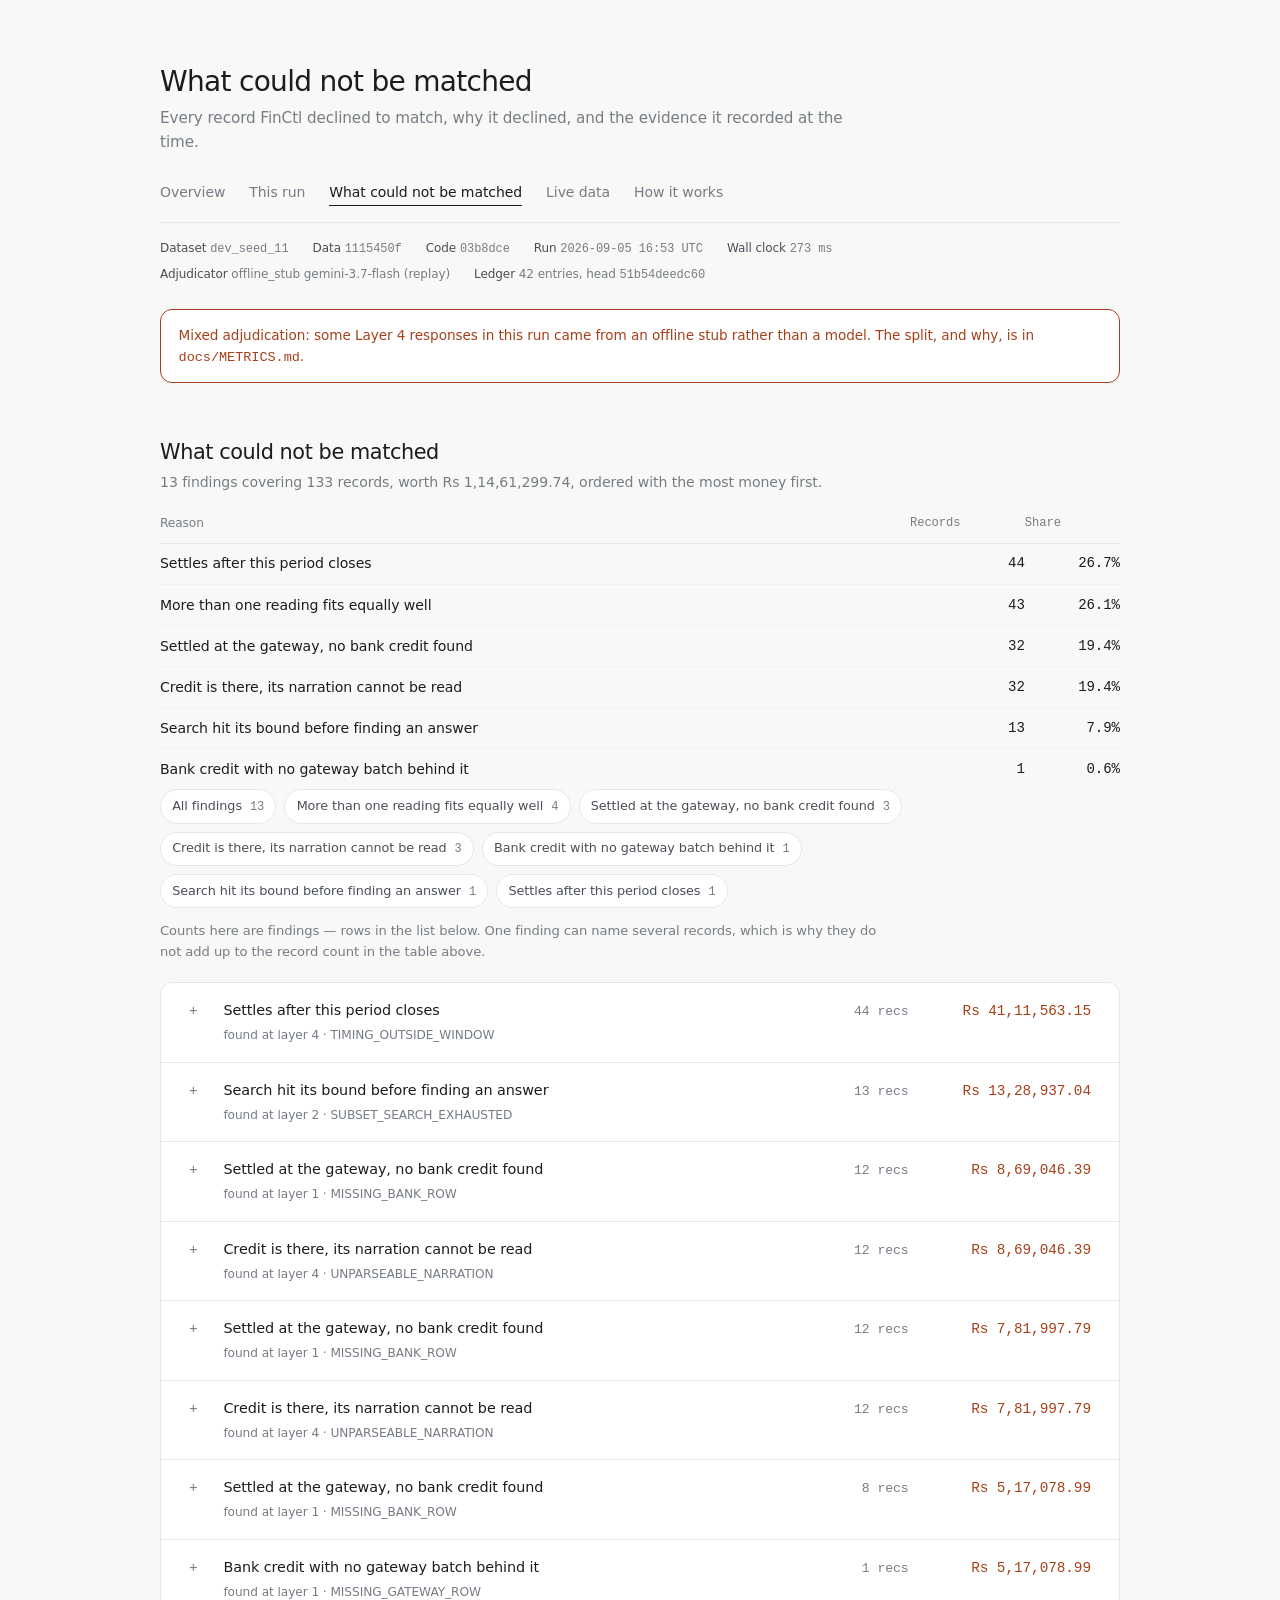
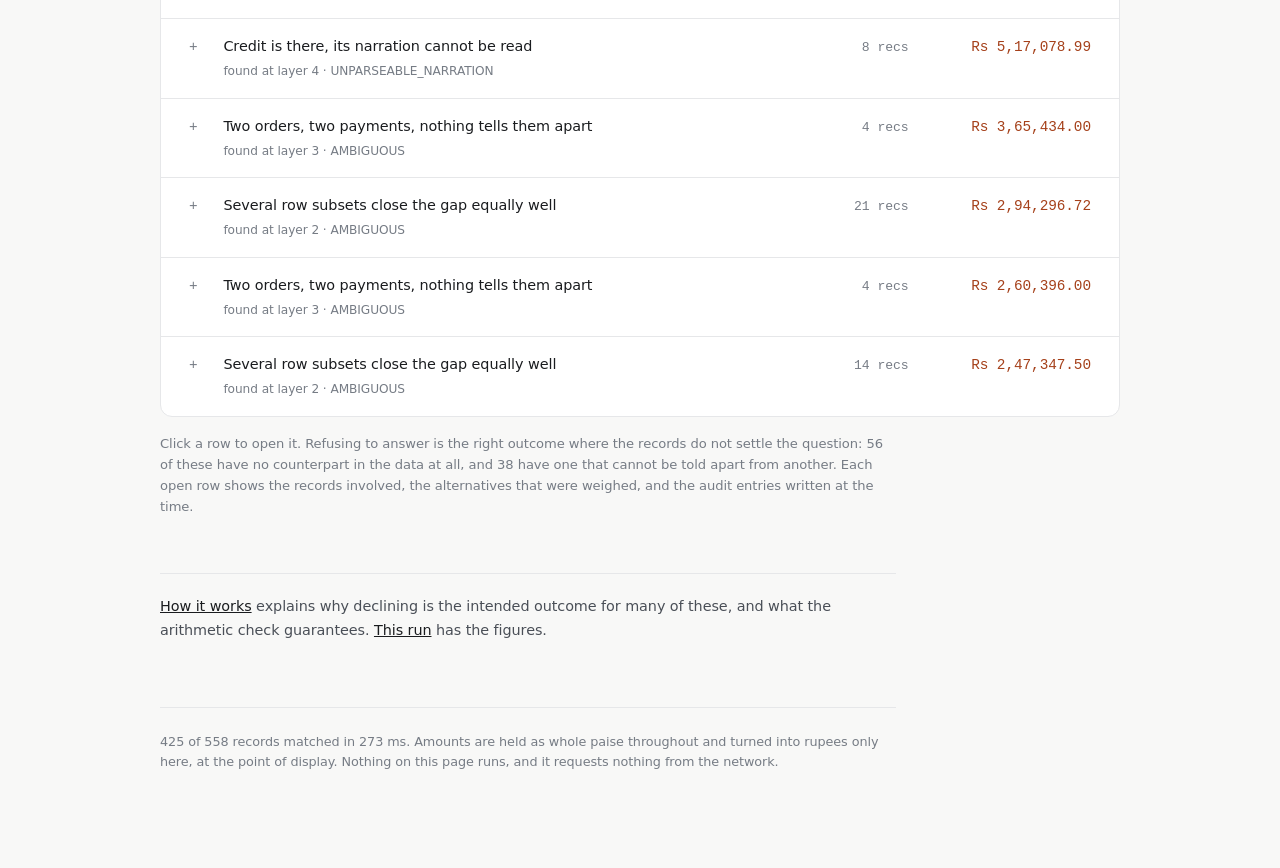
<file: docs/exceptions.html>
<!DOCTYPE html>
<html lang="en">
<head>
<meta charset="utf-8">
<meta name="viewport" content="width=device-width, initial-scale=1">
<title>What could not be matched — FinCtl</title>
<meta name="description" content="Every record FinCtl declined to match, why it declined, and the evidence it recorded at the time.">
<style>
/* FinCtl UI. Inlined into the page by scripts/render_report.py -- kept as a real file so it is
   editable and reviewable, but never fetched at runtime. No framework, no build step.

   Typography follows the Munim Today screen: a large light heading with one grey sentence under
   it saying what the section shows, generous whitespace, hairline-bordered white cards on a
   near-white ground. Text is set in the system sans face; monospace is reserved for money and
   counts, because those are the only things on the page a reader compares column-wise.

   Fonts are system stacks. A webfont would be an external request, and the static report's whole
   claim is that it makes none.

   Palette: grayscale, plus exactly two accents. One for money that reconciled, one for money that
   did not. A third colour would imply a third outcome, and there are only two. */

:root {
  --ink: #1a1c1f;
  --ink-2: #4a4f57;
  --muted: #767c85;
  --hair: #e6e7e9;
  --hair-2: #f0f1f2;
  --ground: #f8f8f7;
  --card: #ffffff;

  --resolved: #1f6f4a;
  --exception: #a5401a;

  --focus: #1a1c1f;

  --sans: -apple-system, BlinkMacSystemFont, "Segoe UI", "Inter", system-ui, "Helvetica Neue",
    Arial, sans-serif;
  --mono: ui-monospace, SFMono-Regular, "SF Mono", Menlo, Consolas, "Liberation Mono", monospace;

  --radius: 12px;
}

@media (prefers-color-scheme: dark) {
  :root {
    --ink: #e9eaec;
    --ink-2: #b4b9c0;
    --muted: #8e949c;
    --hair: #2b2e34;
    --hair-2: #23262b;
    --ground: #131519;
    --card: #191c21;

    --resolved: #52b184;
    --exception: #dd8055;

    --focus: #e9eaec;
  }
}

* { box-sizing: border-box; }

html { -webkit-text-size-adjust: 100%; }

body {
  margin: 0;
  padding: 4rem 1.5rem 6rem;
  background: var(--ground);
  color: var(--ink);
  font: 400 15px/1.6 var(--sans);
  letter-spacing: -0.005em;
}

main { max-width: 60rem; margin: 0 auto; }

/* Money and counts only. Everything else is the sans face. */
.num, .mono {
  font-family: var(--mono);
  font-variant-numeric: tabular-nums;
  font-feature-settings: "tnum";
  text-align: right;
  white-space: nowrap;
}
.mono { text-align: left; }

/* --- header ------------------------------------------------------------------------------ */

header { margin-bottom: 3.5rem; }

h1 {
  font-size: 1.75rem;
  font-weight: 300;
  letter-spacing: -0.025em;
  margin: 0 0 .5rem;
  line-height: 1.25;
}

.tagline {
  color: var(--muted);
  margin: 0 0 1.5rem;
  font-size: .95rem;
  max-width: 44rem;
  line-height: 1.55;
}

.provenance {
  color: var(--muted);
  font-size: .75rem;
  margin: 0;
  display: flex;
  flex-wrap: wrap;
  gap: .35rem 1.5rem;
}
.provenance b { font-weight: 500; color: var(--ink-2); }
.provenance .v { font-family: var(--mono); font-variant-numeric: tabular-nums; }

.warn {
  color: var(--exception);
  background: var(--card);
  border: 1px solid currentColor;
  border-radius: var(--radius);
  padding: .9rem 1.1rem;
  font-size: .85rem;
  line-height: 1.55;
  margin: 1.5rem 0 0;
}

/* --- sections ---------------------------------------------------------------------------- */

section { margin-bottom: 3.5rem; }

h2 {
  font-size: 1.3rem;
  font-weight: 300;
  letter-spacing: -0.02em;
  color: var(--ink);
  margin: 0 0 .35rem;
  line-height: 1.3;
}

/* The single grey sentence under every heading, saying what the section shows. */
.says {
  color: var(--muted);
  font-size: .88rem;
  margin: 0 0 1.25rem;
  max-width: 46rem;
  line-height: 1.55;
}

/* The caption under a figure, saying how to read what is above it. */
.caption {
  color: var(--muted);
  font-size: .82rem;
  margin: 1rem 0 0;
  max-width: 46rem;
  line-height: 1.6;
}

.card {
  background: var(--card);
  border: 1px solid var(--hair);
  border-radius: var(--radius);
  padding: 1.75rem;
}
.card.flush { padding: 0; overflow: hidden; }

/* --- intro ------------------------------------------------------------------------------- */

.intro p {
  margin: 0 0 1rem;
  max-width: 44rem;
  font-size: .95rem;
  line-height: 1.65;
  color: var(--ink-2);
}
.intro p:last-child { margin-bottom: 0; }
.intro strong { color: var(--ink); font-weight: 500; }
.intro .lede { color: var(--ink); font-size: 1rem; }

/* The worked example. A definition list, so the figures line up in their own column without a
   table's header row implying more structure than three numbers need. */
.worked {
  margin: 1.5rem 0;
  padding: 1.25rem 1.4rem;
  background: var(--ground);
  border-radius: calc(var(--radius) - 4px);
  border: 1px solid var(--hair-2);
}
.worked dl {
  margin: 0;
  display: grid;
  grid-template-columns: 1fr auto;
  gap: .55rem 1.5rem;
  align-items: baseline;
}
.worked dt { color: var(--ink-2); font-size: .88rem; }
.worked dt small { display: block; color: var(--muted); font-size: .76rem; margin-top: .15rem; }
.worked dd {
  margin: 0;
  font-family: var(--mono);
  font-variant-numeric: tabular-nums;
  text-align: right;
  white-space: nowrap;
  font-size: .9rem;
}
.worked dt.gap, .worked dd.gap { padding-top: .7rem; border-top: 1px solid var(--hair); }
.worked dd.gap { color: var(--exception); }
.worked dd.closed { color: var(--resolved); }

/* --- metrics strip ----------------------------------------------------------------------- */

/* Three columns exactly, not auto-fit. There are six cells, and `auto-fit` resolved to five at
   this width, leaving one cell alone on a second row beside four cells' worth of bare grid
   background. A fixed 3x2 divides evenly. */
.strip {
  display: grid;
  grid-template-columns: repeat(3, 1fr);
  gap: 1px;
  background: var(--hair);
  border: 1px solid var(--hair);
  border-radius: var(--radius);
  overflow: hidden;
  margin: 0;
}

.cell { background: var(--card); padding: 1.25rem 1.3rem; }
.cell dt { color: var(--muted); font-size: .78rem; margin: 0 0 .5rem; font-weight: 400; }
.cell dd {
  margin: 0;
  font-family: var(--mono);
  font-variant-numeric: tabular-nums;
  font-size: 1.4rem;
  font-weight: 400;
  letter-spacing: -0.02em;
  line-height: 1.15;
}
.cell .sub {
  display: block;
  font-family: var(--sans);
  font-size: .76rem;
  color: var(--muted);
  margin-top: .45rem;
  letter-spacing: 0;
}
.cell.good dd { color: var(--resolved); }
.cell.bad dd { color: var(--exception); }

/* --- cascade ----------------------------------------------------------------------------- */

.cascade { display: flex; flex-direction: column; gap: .9rem; }

/* Three columns: label, bar, figures. The figures used to be overlaid on the bar with a
   text-shadow meant to keep them legible over the fill, the track and both accents at once. A
   screenshot showed it does not work -- dark text on the dark green fill is unreadable. Giving
   the numbers their own column is legible unconditionally and needs no trick. */
.rung {
  display: grid;
  grid-template-columns: 12.5rem 1fr 13rem;
  gap: 1.25rem;
  align-items: center;
}
.rung .lbl { font-size: .9rem; color: var(--ink); }
.rung .lbl small { display: block; color: var(--muted); font-size: .74rem; margin-top: .15rem; }

.track {
  background: var(--hair-2);
  border-radius: 3px;
  height: 1.9rem;
  display: flex;
  align-items: center;
}

/* Width is set inline from the data, because the value IS the datum -- a stylesheet cannot know
   it. Nothing else about the bar is inline. */
.fill { height: 100%; background: var(--resolved); border-radius: 3px; min-width: 3px; }
.rung.dead .fill { background: var(--muted); }
.rung.out .fill { background: var(--exception); }

.rung .qty {
  font-size: .8rem;
  color: var(--ink);
  font-family: var(--mono);
  font-variant-numeric: tabular-nums;
  white-space: nowrap;
}
.rung .qty .of { color: var(--muted); font-family: var(--sans); }

/* --- exception queue --------------------------------------------------------------------- */

.by-type { width: 100%; border-collapse: collapse; font-size: .88rem; }
.by-type th {
  text-align: left;
  font-weight: 500;
  color: var(--muted);
  font-size: .76rem;
  padding: 0 .75rem .6rem 0;
  border-bottom: 1px solid var(--hair);
}
.by-type th.num { padding-right: 0; }
.by-type td { padding: .55rem .75rem .55rem 0; border-bottom: 1px solid var(--hair-2); }
.by-type td.num { padding-right: 0; }
.by-type tr:last-child td { border-bottom: none; }

.queue { display: flex; flex-direction: column; }

/* <details>/<summary> rather than a scripted table: keyboard operation, Enter/Space, and screen
   reader expanded-state come from the element for free, and no JS means no way for the toggle to
   break. The grid gives the alignment a table would. */
.item { border-bottom: 1px solid var(--hair); }
.item:last-child { border-bottom: none; }

.item > summary {
  display: grid;
  grid-template-columns: 1.25rem 1fr 5.5rem 10.5rem;
  gap: .9rem;
  align-items: baseline;
  padding: 1rem 1.75rem;
  cursor: pointer;
  list-style: none;
  font-size: .9rem;
}
.item > summary::-webkit-details-marker { display: none; }
.item > summary:hover { background: var(--ground); }
.item[open] > summary { background: var(--ground); }

/* Text marker, not an icon. */
.item > summary .mark { color: var(--muted); user-select: none; font-family: var(--mono); }
.item > summary .mark::before { content: "+"; }
.item[open] > summary .mark::before { content: "\2212"; }

.item > summary .what { color: var(--ink); }
.item > summary .where {
  display: block;
  color: var(--muted);
  font-size: .76rem;
  margin-top: .25rem;
}
.item > summary .cnt {
  color: var(--muted);
  font-size: .82rem;
  font-family: var(--mono);
  font-variant-numeric: tabular-nums;
  text-align: right;
}
.item > summary .amt {
  color: var(--exception);
  font-family: var(--mono);
  font-variant-numeric: tabular-nums;
  text-align: right;
}

.body { padding: .25rem 1.75rem 1.75rem 4rem; }
.body > p { margin: 1rem 0 0; font-size: .88rem; color: var(--ink-2); max-width: 46rem; line-height: 1.6; }

.body h3 {
  font-size: .78rem;
  font-weight: 500;
  color: var(--muted);
  margin: 1.75rem 0 .7rem;
}
.body h3 .flag { font-weight: 400; color: var(--exception); }
.body h3 .ok { font-weight: 400; color: var(--muted); }

.ev { width: 100%; border-collapse: collapse; font-size: .82rem; }
.ev th {
  text-align: left;
  font-weight: 500;
  color: var(--muted);
  font-size: .74rem;
  padding: 0 .75rem .4rem 0;
  border-bottom: 1px solid var(--hair);
  white-space: nowrap;
}
.ev th.num { padding-right: 0; }
.ev td { padding: .45rem .75rem; border-bottom: 1px solid var(--hair-2); vertical-align: top; }
.ev td:first-child { padding-left: 0; }
.ev td.num { padding-right: 0; }
.ev tr:last-child td { border-bottom: none; }
.ev .rid { font-family: var(--mono); color: var(--ink-2); white-space: nowrap; }
.ev .keys { color: var(--muted); font-size: .76rem; }
.ev .keys span { margin-right: .9rem; white-space: nowrap; }
.ev .pair td { border-bottom: none; padding-bottom: .1rem; padding-top: .8rem; }
.ev .pairsum { color: var(--resolved); }

.subset { margin: 0 0 .45rem; font-size: .82rem; }
.subset .ids { font-family: var(--mono); color: var(--ink-2); }
.subset .eq { color: var(--muted); }
.subset .pairsum { font-family: var(--mono); color: var(--resolved); }

.trail { width: 100%; border-collapse: collapse; font-size: .8rem; }
.trail th {
  text-align: left; font-weight: 500; color: var(--muted); font-size: .74rem;
  padding: 0 .75rem .4rem 0; border-bottom: 1px solid var(--hair);
}
.trail th.num { padding-right: 0; }
.trail td { padding: .45rem .75rem; border-bottom: 1px solid var(--hair-2); vertical-align: top; }
.trail td:first-child { padding-left: 0; }
.trail tr:last-child td { border-bottom: none; }
.trail .hash { font-family: var(--mono); color: var(--muted); white-space: nowrap; }
.trail .det { color: var(--ink-2); line-height: 1.5; }

/* Terminal and empty states get a sentence, not a shrug. */
.empty {
  padding: 2.5rem 1.75rem;
  color: var(--muted);
  font-size: .9rem;
  line-height: 1.6;
  text-align: center;
}
.empty strong { display: block; color: var(--ink); font-weight: 400; margin-bottom: .4rem; font-size: .95rem; }
.empty code {
  font-family: var(--mono);
  color: var(--ink);
  background: var(--ground);
  border: 1px solid var(--hair);
  padding: .1rem .4rem;
  border-radius: 4px;
  font-size: .85em;
}

/* --- raw blocks -------------------------------------------------------------------------- */

pre {
  background: var(--ground);
  border: 1px solid var(--hair-2);
  border-radius: calc(var(--radius) - 4px);
  padding: 1.1rem 1.2rem;
  overflow-x: auto;
  font-family: var(--mono);
  font-variant-numeric: tabular-nums;
  font-size: .74rem;
  line-height: 1.6;
  margin: 0;
}

details.raw { border-top: 1px solid var(--hair-2); }
details.raw:first-of-type { border-top: none; }
details.raw > summary {
  cursor: pointer;
  font-size: .88rem;
  color: var(--ink-2);
  padding: 1rem 0;
  list-style: none;
}
details.raw > summary::-webkit-details-marker { display: none; }
details.raw > summary::before { content: "+"; color: var(--muted); margin-right: .6rem; font-family: var(--mono); }
details.raw[open] > summary::before { content: "\2212"; }
details.raw > summary:hover { color: var(--ink); }
details.raw > pre { margin-bottom: 1.25rem; }

footer {
  margin-top: 4rem;
  padding-top: 1.5rem;
  border-top: 1px solid var(--hair);
  color: var(--muted);
  font-size: .8rem;
  line-height: 1.6;
  max-width: 46rem;
}

/* --- navigation ---------------------------------------------------------------------------- */

/* Text links, no icons, no chrome. The current page is a span rather than a link to itself: a
   control that does nothing is worse than no control (D-0026). */
nav {
  display: flex;
  flex-wrap: wrap;
  gap: .25rem 1.5rem;
  margin: 1.25rem 0 1rem;
  padding-bottom: 1rem;
  border-bottom: 1px solid var(--hair);
  font-size: .875rem;
}

nav a, nav .here {
  text-decoration: none;
  padding: .15rem 0;
  border-bottom: 1px solid transparent;
}

nav a { color: var(--muted); }
nav a:hover { color: var(--ink); border-bottom-color: var(--hair); }

nav .here {
  color: var(--ink);
  font-weight: 500;
  border-bottom-color: var(--ink);
}

/* Skip link: present for keyboard users, out of the way for everyone else. */
.skip {
  position: absolute;
  left: -9999px;
  top: 0;
  background: var(--card);
  color: var(--ink);
  padding: .6rem 1rem;
  border: 1px solid var(--hair);
  border-radius: var(--radius);
  z-index: 10;
}
.skip:focus { left: 1rem; top: 1rem; }

.onward {
  margin-top: 2.5rem;
  padding-top: 1.25rem;
  border-top: 1px solid var(--hair);
  color: var(--ink-2);
  font-size: .9rem;
  line-height: 1.7;
  max-width: 46rem;
}
.onward a { color: var(--ink); }

.onward-list { margin: 0; display: grid; gap: .35rem .75rem; }
.onward-list dt { margin-top: .85rem; font-weight: 500; }
.onward-list dt:first-child { margin-top: 0; }
.onward-list dd {
  margin: 0;
  color: var(--ink-2);
  font-size: .9rem;
  line-height: 1.65;
}

/* --- exception filtering, in CSS ------------------------------------------------------------ */

/* Filtering with no script at all (D-0026). Each chip is a fragment link to an empty anchor that
   sits immediately before the queue; `:target` on that anchor lets a sibling combinator reach in
   and hide every row of a different type. The back button works because these are real history
   entries, and it degrades to "everything shown" when no fragment is set. */

.filters {
  display: flex;
  flex-wrap: wrap;
  gap: .5rem;
  margin: 0 0 1.25rem;
}

.filters .chip {
  display: inline-flex;
  align-items: baseline;
  gap: .5rem;
  padding: .35rem .7rem;
  border: 1px solid var(--hair);
  border-radius: 999px;
  background: var(--card);
  color: var(--ink-2);
  font-size: .8rem;
  text-decoration: none;
}

.filters .chip:hover { color: var(--ink); border-color: var(--ink-2); }

.filters .chip .cnt {
  color: var(--muted);
  font-family: var(--mono);
  font-variant-numeric: tabular-nums;
  font-size: .75rem;
}

/* The anchors themselves are invisible and carry nothing. */
.ftarget { display: block; height: 0; overflow: hidden; }

/* Targeting any filter anchor hides every row; the matching rule then re-shows its own
   type. The exception types are a CLOSED enum (core/results.py), so these rules are
   enumerable rather than open-ended, and a test asserts every member of that enum has one
   here — otherwise adding a type would silently produce a filter that hides everything. */
.ftarget:target ~ .card .item { display: none; }
#f-all:target ~ .card .item { display: block; }
#f-AMBIGUOUS:target ~ .card .t-AMBIGUOUS { display: block; }
#f-DISPUTE_UNRESOLVED:target ~ .card .t-DISPUTE_UNRESOLVED { display: block; }
#f-DUPLICATE_REFERENCE:target ~ .card .t-DUPLICATE_REFERENCE { display: block; }
#f-FX_UNRESOLVED:target ~ .card .t-FX_UNRESOLVED { display: block; }
#f-MISSING_BANK_ROW:target ~ .card .t-MISSING_BANK_ROW { display: block; }
#f-MISSING_GATEWAY_ROW:target ~ .card .t-MISSING_GATEWAY_ROW { display: block; }
#f-ON_HOLD_UNRELEASED:target ~ .card .t-ON_HOLD_UNRELEASED { display: block; }
#f-SUBSET_SEARCH_EXHAUSTED:target ~ .card .t-SUBSET_SEARCH_EXHAUSTED { display: block; }
#f-TIMING_OUTSIDE_WINDOW:target ~ .card .t-TIMING_OUTSIDE_WINDOW { display: block; }
#f-UNCLASSIFIED:target ~ .card .t-UNCLASSIFIED { display: block; }
#f-UNEXPLAINED_ADJ:target ~ .card .t-UNEXPLAINED_ADJ { display: block; }
#f-UNPARSEABLE_NARRATION:target ~ .card .t-UNPARSEABLE_NARRATION { display: block; }
#f-VERIFIER_REJECTED:target ~ .card .t-VERIFIER_REJECTED { display: block; }

/* --- focus, motion, small screens -------------------------------------------------------- */

/* Visible focus on everything interactive, including summary elements, which several UA
   stylesheets leave unstyled. */
a:focus-visible,
summary:focus-visible,
[tabindex]:focus-visible {
  outline: 2px solid var(--focus);
  outline-offset: -2px;
  border-radius: 3px;
}
summary:focus:not(:focus-visible) { outline: none; }

@media (prefers-reduced-motion: reduce) {
  *, *::before, *::after {
    animation-duration: 0.01ms !important;
    animation-iteration-count: 1 !important;
    transition-duration: 0.01ms !important;
    scroll-behavior: auto !important;
  }
}

@media (max-width: 46rem) {
  body { padding: 2.25rem 1rem 4rem; font-size: 14px; }
  main { max-width: none; }

  h1 { font-size: 1.45rem; }
  h2 { font-size: 1.15rem; }

  .card { padding: 1.25rem; }
  section { margin-bottom: 2.5rem; }
  header { margin-bottom: 2.5rem; }

  /* The cascade stacks: a 12.5rem label column plus a bar does not fit a phone, and shrinking the
     label to fit would truncate the layer names, which are the point. */
  .rung { grid-template-columns: 1fr; gap: .4rem; }
  .rung .lbl small { display: inline; margin-left: .5rem; }

  /* The worked example keeps its two columns -- the figures are the content, and stacking them
     would break the alignment that makes the subtraction readable. */
  .worked { padding: 1rem; }
  .worked dl { gap: .5rem .75rem; }
  .worked dt { font-size: .82rem; }
  .worked dd { font-size: .82rem; }

  /* Amount stays on its own row and stays right-aligned rather than being dropped -- it is the
     column an operator triages on. */
  .item > summary {
    grid-template-columns: 1.25rem 1fr;
    row-gap: .5rem;
    padding: .9rem 1.25rem;
  }
  .item > summary .cnt,
  .item > summary .amt { grid-column: 2; text-align: left; }
  .item > summary .amt { font-size: .95rem; }

  .body { padding: .25rem 1.25rem 1.25rem 1.25rem; }

  /* Evidence tables scroll rather than reflow: the row-id and amount columns must stay on one
     line to remain comparable. */
  .ev-wrap, .trail-wrap { overflow-x: auto; }

  .cell dd { font-size: 1.25rem; }
}

/* The filter counts are rows, not records, and the two genuinely differ. Said next to the
   controls rather than in a footnote, because that is where the confusion happens. */
.filter-note { margin-top: -.5rem; margin-bottom: 1.25rem; }

/* --- the credential form (D-0027) ---------------------------------------------------------- */

/* The only form in the report, and the only page with a control that acts. It exists on the
   server-rendered /settings page and is deliberately absent from the static export, where there
   would be nothing to receive it. */

form.keys { margin: 0; max-width: 34rem; }
form.keys p { margin: 0 0 1rem; display: flex; flex-direction: column; gap: .35rem; }
form.keys p.two { flex-direction: row; gap: .75rem; align-items: flex-end; flex-wrap: wrap; }
form.keys p.two label { align-self: flex-start; }

form.keys label {
  color: var(--ink-2);
  font-size: .8rem;
  letter-spacing: .01em;
}

form.keys input {
  font: inherit;
  font-family: var(--mono);
  font-variant-numeric: tabular-nums;
  padding: .5rem .65rem;
  border: 1px solid var(--hair);
  border-radius: 8px;
  background: var(--ground);
  color: var(--ink);
  min-width: 0;
}

form.keys p.two input { width: 7rem; }
form.keys input:focus-visible { outline: 2px solid var(--focus); outline-offset: -2px; }

form.keys input.submit {
  font-family: var(--sans);
  cursor: pointer;
  align-self: flex-start;
  width: auto;
  padding: .55rem 1.1rem;
  background: var(--ink);
  color: var(--card);
  border-color: var(--ink);
}
form.keys input.submit:hover { opacity: .88; }

/* The limits list. Plain text, no icons -- these are the constraints, not decoration. */
.limits {
  margin: 0;
  padding-left: 1.1rem;
  color: var(--ink-2);
  font-size: .9rem;
  line-height: 1.7;
}
.limits li { margin-bottom: .5rem; }
.limits li:last-child { margin-bottom: 0; }

</style>
</head>
<body>
<a class="skip" href="#main">Skip to content</a>
<main>
  <header>
    <h1>What could not be matched</h1>
    <p class="tagline">Every record FinCtl declined to match, why it declined, and the evidence it recorded at the time.</p>
    <nav aria-label="Sections"><a href="index.html">Overview</a><a href="run.html">This run</a><span class="here" aria-current="page">What could not be matched</span><a href="settings.html">Live data</a><a href="about.html">How it works</a></nav>
    <p class="provenance"><span><b>Dataset</b> <span class='v'>dev_seed_11</span></span> <span><b>Data</b> <span class='v'>1115450f</span></span> <span><b>Code</b> <span class='v'>03b8dce</span></span> <span><b>Run</b> <span class='v'>2026-09-05 16:53 UTC</span></span> <span><b>Wall clock</b> <span class='v'>273 ms</span></span> <span><b>Adjudicator</b> offline_stub gemini-3.7-flash (replay)</span> <span><b>Ledger</b> 42 entries, head <span class='v'>51b54deedc60</span></span></p>
    <p class="warn">Mixed adjudication: some Layer 4 responses in this run came from an offline stub rather than a model. The split, and why, is in <code>docs/METRICS.md</code>.</p>
  </header>

  <div id="main">
<section><h2>What could not be matched</h2><p class="says">13 findings covering 133 records, worth Rs 1,14,61,299.74, ordered with the most money first.</p><table class="by-type"><thead><tr><th>Reason</th><th class="num">Records</th><th class="num">Share</th></tr></thead><tbody><tr><td>Settles after this period closes</td><td class="num">44</td><td class="num">26.7%</td></tr><tr><td>More than one reading fits equally well</td><td class="num">43</td><td class="num">26.1%</td></tr><tr><td>Settled at the gateway, no bank credit found</td><td class="num">32</td><td class="num">19.4%</td></tr><tr><td>Credit is there, its narration cannot be read</td><td class="num">32</td><td class="num">19.4%</td></tr><tr><td>Search hit its bound before finding an answer</td><td class="num">13</td><td class="num">7.9%</td></tr><tr><td>Bank credit with no gateway batch behind it</td><td class="num">1</td><td class="num">0.6%</td></tr></tbody></table><div class="filters"><a class="chip" href="exceptions.html#f-all">All findings<span class="cnt num">13</span></a><a class="chip" href="exceptions.html#f-AMBIGUOUS">More than one reading fits equally well<span class="cnt num">4</span></a><a class="chip" href="exceptions.html#f-MISSING_BANK_ROW">Settled at the gateway, no bank credit found<span class="cnt num">3</span></a><a class="chip" href="exceptions.html#f-UNPARSEABLE_NARRATION">Credit is there, its narration cannot be read<span class="cnt num">3</span></a><a class="chip" href="exceptions.html#f-MISSING_GATEWAY_ROW">Bank credit with no gateway batch behind it<span class="cnt num">1</span></a><a class="chip" href="exceptions.html#f-SUBSET_SEARCH_EXHAUSTED">Search hit its bound before finding an answer<span class="cnt num">1</span></a><a class="chip" href="exceptions.html#f-TIMING_OUTSIDE_WINDOW">Settles after this period closes<span class="cnt num">1</span></a></div><p class="caption filter-note">Counts here are findings — rows in the list below. One finding can name several records, which is why they do not add up to the record count in the table above.</p><i class="ftarget" id="f-all"></i><i class="ftarget" id="f-AMBIGUOUS"></i><i class="ftarget" id="f-MISSING_BANK_ROW"></i><i class="ftarget" id="f-MISSING_GATEWAY_ROW"></i><i class="ftarget" id="f-SUBSET_SEARCH_EXHAUSTED"></i><i class="ftarget" id="f-TIMING_OUTSIDE_WINDOW"></i><i class="ftarget" id="f-UNPARSEABLE_NARRATION"></i><div class="card flush"><div class="queue"><details class="item t-TIMING_OUTSIDE_WINDOW" id="ex012"><summary><span class="mark" aria-hidden="true"></span><span class="what">Settles after this period closes<span class="where">found at layer 4 &middot; TIMING_OUTSIDE_WINDOW</span></span><span class="cnt num">44 recs</span><span class="amt num">Rs 41,11,563.15</span></summary><div class="body"><p>44 gateway rows carry no settlement assignment, and no in-period batch needed them. Their settlement falls outside the period this export covers - pending writeback, not a reconciliation failure.</p><h3>Records named <span class="ok">44</span></h3><div class="ev-wrap"><table class="ev"><thead><tr><th>Record</th><th>Source</th><th class="num">Amount</th><th>Keys</th></tr></thead><tbody><tr><td class="rid">gw_000022</td><td>Gateway<br><span class="keys">payment</span></td><td class="num">Rs 80,229.00<br><span class="keys">2026-03-25 12:00 IST</span></td><td class="keys"><span>order_id order_000022</span></td></tr><tr><td class="rid">gw_000025</td><td>Gateway<br><span class="keys">payment</span></td><td class="num">Rs 1,68,753.00<br><span class="keys">2026-03-25 12:00 IST</span></td><td class="keys"><span>order_id order_000025</span></td></tr><tr><td class="rid">gw_000026</td><td>Gateway<br><span class="keys">payment</span></td><td class="num">Rs 26,801.00<br><span class="keys">2026-03-25 12:00 IST</span></td><td class="keys"><span>order_id order_000026</span></td></tr><tr><td class="rid">gw_000028</td><td>Gateway<br><span class="keys">payment</span></td><td class="num">Rs 1,16,247.00<br><span class="keys">2026-03-25 12:00 IST</span></td><td class="keys"><span>order_id order_000028</span></td></tr><tr><td class="rid">gw_000030</td><td>Gateway<br><span class="keys">payment</span></td><td class="num">Rs 86,733.00<br><span class="keys">2026-03-25 12:00 IST</span></td><td class="keys"><span>order_id order_000030</span></td></tr><tr><td class="rid">gw_000033</td><td>Gateway<br><span class="keys">payment</span></td><td class="num">Rs 55,218.00<br><span class="keys">2026-03-25 12:00 IST</span></td><td class="keys"><span>order_id order_000033</span></td></tr><tr><td class="rid">gw_000034</td><td>Gateway<br><span class="keys">payment</span></td><td class="num">Rs 1,67,377.00<br><span class="keys">2026-03-25 12:00 IST</span></td><td class="keys"><span>order_id order_000034</span></td></tr><tr><td class="rid">gw_000035</td><td>Gateway<br><span class="keys">payment</span></td><td class="num">Rs 4,565.00<br><span class="keys">2026-03-25 12:00 IST</span></td><td class="keys"><span>order_id order_000035</span></td></tr><tr><td class="rid">gw_000036</td><td>Gateway<br><span class="keys">payment</span></td><td class="num">Rs 97,145.00<br><span class="keys">2026-03-25 12:00 IST</span></td><td class="keys"><span>order_id order_000036</span></td></tr><tr><td class="rid">gw_000037</td><td>Gateway<br><span class="keys">payment</span></td><td class="num">Rs 1,63,592.00<br><span class="keys">2026-03-25 12:00 IST</span></td><td class="keys"><span>order_id order_000037</span></td></tr><tr><td class="rid">gw_000039</td><td>Gateway<br><span class="keys">payment</span></td><td class="num">Rs 1,27,305.00<br><span class="keys">2026-03-25 12:00 IST</span></td><td class="keys"><span>order_id order_000039</span></td></tr><tr><td class="rid">gw_000040</td><td>Gateway<br><span class="keys">payment</span></td><td class="num">Rs 36,082.00<br><span class="keys">2026-03-25 12:00 IST</span></td><td class="keys"><span>order_id order_000040</span></td></tr><tr><td class="rid">gw_000042</td><td>Gateway<br><span class="keys">payment</span></td><td class="num">Rs 81,977.00<br><span class="keys">2026-03-25 12:00 IST</span></td><td class="keys"><span>order_id order_000042</span></td></tr><tr><td class="rid">gw_000043</td><td>Gateway<br><span class="keys">payment</span></td><td class="num">Rs 2,14,881.00<br><span class="keys">2026-03-25 12:00 IST</span></td><td class="keys"><span>order_id order_000043</span></td></tr><tr><td class="rid">gw_000044</td><td>Gateway<br><span class="keys">payment</span></td><td class="num">Rs 65,904.00<br><span class="keys">2026-03-25 12:00 IST</span></td><td class="keys"><span>order_id order_000044</span></td></tr><tr><td class="rid">gw_000045</td><td>Gateway<br><span class="keys">payment</span></td><td class="num">Rs 42,043.00<br><span class="keys">2026-03-25 12:00 IST</span></td><td class="keys"><span>order_id order_000045</span></td></tr><tr><td class="rid">gw_000046</td><td>Gateway<br><span class="keys">payment</span></td><td class="num">Rs 52,034.00<br><span class="keys">2026-03-25 12:00 IST</span></td><td class="keys"><span>order_id order_000046</span></td></tr><tr><td class="rid">gw_000047</td><td>Gateway<br><span class="keys">payment</span></td><td class="num">Rs 2,31,760.00<br><span class="keys">2026-03-25 12:00 IST</span></td><td class="keys"><span>order_id order_000047</span></td></tr><tr><td class="rid">gw_000048</td><td>Gateway<br><span class="keys">payment</span></td><td class="num">Rs 1,58,712.00<br><span class="keys">2026-03-25 12:00 IST</span></td><td class="keys"><span>order_id order_000048</span></td></tr><tr><td class="rid">gw_000049</td><td>Gateway<br><span class="keys">payment</span></td><td class="num">Rs 1,10,982.00<br><span class="keys">2026-03-25 12:00 IST</span></td><td class="keys"><span>order_id order_000049</span></td></tr><tr><td class="rid">gw_000050</td><td>Gateway<br><span class="keys">payment</span></td><td class="num">Rs 27,720.00<br><span class="keys">2026-03-25 12:00 IST</span></td><td class="keys"><span>order_id order_000050</span></td></tr><tr><td class="rid">gw_000051</td><td>Gateway<br><span class="keys">payment</span></td><td class="num">Rs 10,644.00<br><span class="keys">2026-03-25 12:00 IST</span></td><td class="keys"><span>order_id order_000051</span></td></tr><tr><td class="rid">gw_000052</td><td>Gateway<br><span class="keys">payment</span></td><td class="num">Rs 67,393.00<br><span class="keys">2026-03-25 12:00 IST</span></td><td class="keys"><span>order_id order_000052</span></td></tr><tr><td class="rid">gw_000053</td><td>Gateway<br><span class="keys">payment</span></td><td class="num">Rs 1,94,441.00<br><span class="keys">2026-03-25 12:00 IST</span></td><td class="keys"><span>order_id order_000053</span></td></tr><tr><td class="rid">gw_000054</td><td>Gateway<br><span class="keys">payment</span></td><td class="num">Rs 67,866.00<br><span class="keys">2026-03-25 12:00 IST</span></td><td class="keys"><span>order_id order_000054</span></td></tr><tr><td class="rid">gw_000055</td><td>Gateway<br><span class="keys">payment</span></td><td class="num">Rs 2,16,432.00<br><span class="keys">2026-03-25 12:00 IST</span></td><td class="keys"><span>order_id order_000055</span></td></tr><tr><td class="rid">gw_000056</td><td>Gateway<br><span class="keys">payment</span></td><td class="num">Rs 1,29,212.00<br><span class="keys">2026-03-25 12:00 IST</span></td><td class="keys"><span>order_id order_000056</span></td></tr><tr><td class="rid">gw_000057</td><td>Gateway<br><span class="keys">payment</span></td><td class="num">Rs 1,36,834.00<br><span class="keys">2026-03-25 12:00 IST</span></td><td class="keys"><span>order_id order_000057</span></td></tr><tr><td class="rid">gw_000058</td><td>Gateway<br><span class="keys">payment</span></td><td class="num">Rs 2,44,093.00<br><span class="keys">2026-03-25 12:00 IST</span></td><td class="keys"><span>order_id order_000058</span></td></tr><tr><td class="rid">gw_000059</td><td>Gateway<br><span class="keys">payment</span></td><td class="num">Rs 33,635.00<br><span class="keys">2026-03-25 12:00 IST</span></td><td class="keys"><span>order_id order_000059</span></td></tr><tr><td class="rid">gw_000148</td><td>Gateway<br><span class="keys">payment</span></td><td class="num">Rs 1,50,705.00<br><span class="keys">2026-03-18 12:00 IST</span></td><td class="keys"><span>order_id order_000148</span></td></tr><tr><td class="rid">gw_000149</td><td>Gateway<br><span class="keys">payment</span></td><td class="num">Rs 1,50,705.00<br><span class="keys">2026-03-18 12:00 IST</span></td><td class="keys"><span>order_id order_000149</span></td></tr><tr><td class="rid">gw_000150</td><td>Gateway<br><span class="keys">payment</span></td><td class="num">Rs 1,50,705.00<br><span class="keys">2026-03-18 12:00 IST</span></td><td class="keys"><span>order_id order_000150</span></td></tr><tr><td class="rid">gw_000151</td><td>Gateway<br><span class="keys">payment</span></td><td class="num">Rs 1,50,705.00<br><span class="keys">2026-03-18 12:00 IST</span></td><td class="keys"><span>order_id order_000151</span></td></tr><tr><td class="rid">gw_000152</td><td>Gateway<br><span class="keys">payment</span></td><td class="num">Rs 1,50,705.00<br><span class="keys">2026-03-18 12:00 IST</span></td><td class="keys"><span>order_id order_000152</span></td></tr><tr><td class="rid">gw_000288</td><td>Gateway<br><span class="keys">refund</span></td><td class="num">Rs 62,016.00<br><span class="keys">2026-03-11 12:00 IST</span></td><td class="keys"><span>payment_id pay_000001</span><span>order_id order_000001</span></td></tr><tr><td class="rid">gw_000289</td><td>Gateway<br><span class="keys">refund</span></td><td class="num">Rs 214.00<br><span class="keys">2026-04-01 23:58 IST</span></td><td class="keys"><span>payment_id pay_000005</span><span>order_id order_000005</span></td></tr><tr><td class="rid">gw_000290</td><td>Gateway<br><span class="keys">refund</span></td><td class="num">Rs 15,692.33<br><span class="keys">2026-03-26 12:00 IST</span></td><td class="keys"><span>payment_id pay_000015</span><span>order_id order_000015</span></td></tr><tr><td class="rid">gw_000291</td><td>Gateway<br><span class="keys">adjustment</span></td><td class="num">Rs 20,443.00<br><span class="keys">2026-03-19 12:00 IST</span></td><td class="keys"><span>payment_id pay_000159</span></td></tr><tr><td class="rid">gw_000292</td><td>Gateway<br><span class="keys">adjustment</span></td><td class="num">Rs 20,443.00<br><span class="keys">2026-03-19 12:00 IST</span></td><td class="keys"><span>payment_id pay_000159</span></td></tr><tr><td class="rid">gw_000293</td><td>Gateway<br><span class="keys">adjustment</span></td><td class="num">Rs 56,404.00<br><span class="keys">2026-03-27 12:00 IST</span></td><td class="keys"><span>payment_id pay_000042</span></td></tr><tr><td class="rid">gw_000294</td><td>Gateway<br><span class="keys">adjustment</span></td><td class="num">Rs 56,404.00<br><span class="keys">2026-03-27 12:00 IST</span></td><td class="keys"><span>payment_id pay_000042</span></td></tr><tr><td class="rid">gw_000299</td><td>Gateway<br><span class="keys">adjustment</span></td><td class="num">Rs 2,327.00<br><span class="keys">2026-03-31 10:00 IST</span></td><td class="keys"><span class="keys">no identifying key on this row</span></td></tr><tr><td class="rid">gw_000300</td><td>Gateway<br><span class="keys">adjustment</span></td><td class="num">Rs 1,180.00<br><span class="keys">2026-03-31 10:00 IST</span></td><td class="keys"><span class="keys">no identifying key on this row</span></td></tr></tbody></table></div><h3>Evidence <span class="ok">the records above</span></h3><p class="note">Nothing to choose between: this reason is established by the records named above rather than by competing candidates.</p><h3>Audit trail <span class="ok">hash-chained, replayable</span></h3><div class="trail-wrap"><table class="trail"><thead><tr><th class="num">#</th><th>Layer</th><th>Decision</th><th>Outcome</th><th>Entry hash</th><th>Detail</th></tr></thead><tbody><tr><td class="num">39</td><td>L4</td><td>raise_exception</td><td>TIMING_OUTSIDE_WINDOW</td><td class="hash">bfec27888b38</td><td class="det">44 gateway rows carry no settlement assignment, and no in-period batch needed them. Their settlement falls outside the period this export covers - pending writeback, not a reconciliation failure.<br><span class="keys">offline_stub gemini-3.7-flash</span></td></tr></tbody></table></div></div></details><details class="item t-SUBSET_SEARCH_EXHAUSTED" id="ex004"><summary><span class="mark" aria-hidden="true"></span><span class="what">Search hit its bound before finding an answer<span class="where">found at layer 2 &middot; SUBSET_SEARCH_EXHAUSTED</span></span><span class="cnt num">13 recs</span><span class="amt num">Rs 13,28,937.04</span></summary><div class="body"><p>search hit its nodes bound at subset size 8 after 200001 nodes over 62 candidates, with 0 subsets found so far - a lower bound, not a total. Neither a match nor an ambiguity can be claimed from an incomplete search.</p><h3>Records named <span class="ok">13</span></h3><div class="ev-wrap"><table class="ev"><thead><tr><th>Record</th><th>Source</th><th class="num">Amount</th><th>Keys</th></tr></thead><tbody><tr><td class="rid">gw_000015</td><td>Gateway<br><span class="keys">payment</span></td><td class="num">Rs 47,077.00<br><span class="keys">2026-03-25 12:00 IST</span></td><td class="keys"><span>order_id order_000015</span><span>settlement_id setl_000003</span><span>settlement_utr 1749612677hipgad</span></td></tr><tr><td class="rid">gw_000016</td><td>Gateway<br><span class="keys">payment</span></td><td class="num">Rs 49,884.00<br><span class="keys">2026-03-25 12:00 IST</span></td><td class="keys"><span>order_id order_000016</span><span>settlement_id setl_000003</span><span>settlement_utr 1749612677hipgad</span></td></tr><tr><td class="rid">gw_000017</td><td>Gateway<br><span class="keys">payment</span></td><td class="num">Rs 50,486.00<br><span class="keys">2026-03-25 12:00 IST</span></td><td class="keys"><span>order_id order_000017</span><span>settlement_id setl_000003</span><span>settlement_utr 1749612677hipgad</span></td></tr><tr><td class="rid">gw_000018</td><td>Gateway<br><span class="keys">payment</span></td><td class="num">Rs 1,10,398.00<br><span class="keys">2026-03-25 12:00 IST</span></td><td class="keys"><span>order_id order_000018</span><span>settlement_id setl_000003</span><span>settlement_utr 1749612677hipgad</span></td></tr><tr><td class="rid">gw_000019</td><td>Gateway<br><span class="keys">payment</span></td><td class="num">Rs 31,041.00<br><span class="keys">2026-03-25 12:00 IST</span></td><td class="keys"><span>order_id order_000019</span><span>settlement_id setl_000003</span><span>settlement_utr 1749612677hipgad</span></td></tr><tr><td class="rid">gw_000020</td><td>Gateway<br><span class="keys">payment</span></td><td class="num">Rs 1,10,798.00<br><span class="keys">2026-03-25 12:00 IST</span></td><td class="keys"><span>order_id order_000020</span><span>settlement_id setl_000003</span><span>settlement_utr 1749612677hipgad</span></td></tr><tr><td class="rid">bk_000003</td><td>Bank statement<br><span class="keys">credit</span></td><td class="num">Rs 17,19,188.50<br><span class="keys">2026-03-27 IST</span></td><td class="keys"><span>reference 1749612677hipgad</span><span>narration NEFT-RAZORPAYSOFTWARE-UTR1749612677hipgad-STL</span></td></tr><tr><td class="rid">ml_000015</td><td>Merchant ledger<br><span class="keys">order</span></td><td class="num">Rs 47,077.00<br><span class="keys">2026-03-25 12:00 IST</span></td><td class="keys"><span>order_ref receipt#000015</span><span>gateway_order_id order_000015</span><span>customer_ref cust_000015</span></td></tr><tr><td class="rid">ml_000016</td><td>Merchant ledger<br><span class="keys">order</span></td><td class="num">Rs 49,884.00<br><span class="keys">2026-03-25 12:00 IST</span></td><td class="keys"><span>order_ref receipt#000016</span><span>gateway_order_id order_000016</span><span>customer_ref cust_000016</span></td></tr><tr><td class="rid">ml_000017</td><td>Merchant ledger<br><span class="keys">order</span></td><td class="num">Rs 50,486.00<br><span class="keys">2026-03-25 12:00 IST</span></td><td class="keys"><span>order_ref receipt#000017</span><span>gateway_order_id order_000017</span><span>customer_ref cust_000017</span></td></tr><tr><td class="rid">ml_000018</td><td>Merchant ledger<br><span class="keys">order</span></td><td class="num">Rs 1,10,398.00<br><span class="keys">2026-03-25 12:00 IST</span></td><td class="keys"><span>order_ref receipt#000018</span><span>gateway_order_id order_000018</span><span>customer_ref cust_000018</span></td></tr><tr><td class="rid">ml_000019</td><td>Merchant ledger<br><span class="keys">order</span></td><td class="num">Rs 31,041.00<br><span class="keys">2026-03-25 12:00 IST</span></td><td class="keys"><span>order_ref receipt#000019</span><span>gateway_order_id order_000019</span><span>customer_ref cust_000019</span></td></tr><tr><td class="rid">ml_000020</td><td>Merchant ledger<br><span class="keys">order</span></td><td class="num">Rs 1,10,798.00<br><span class="keys">2026-03-25 12:00 IST</span></td><td class="keys"><span>order_ref receipt#000020</span><span>gateway_order_id order_000020</span><span>customer_ref cust_000020</span></td></tr></tbody></table></div><h3>Evidence <span class="flag">none recorded &mdash; count is a lower bound</span></h3><p class="note">The search stopped at its bound before finding any subset that closes the gap, so no candidate can be shown and the true number of subsets is unknown. This is the stopping rule firing, not a claim that none exists.</p><h3>Audit trail <span class="ok">hash-chained, replayable</span></h3><div class="trail-wrap"><table class="trail"><thead><tr><th class="num">#</th><th>Layer</th><th>Decision</th><th>Outcome</th><th>Entry hash</th><th>Detail</th></tr></thead><tbody><tr><td class="num">38</td><td>L2</td><td>raise_exception</td><td>SUBSET_SEARCH_EXHAUSTED</td><td class="hash">bcead4d07560</td><td class="det">search hit its nodes bound at subset size 8 after 200001 nodes over 62 candidates, with 0 subsets found so far - a lower bound, not a total. Neither a match nor an ambiguity can be claimed from an incomplete search.</td></tr></tbody></table></div></div></details><details class="item t-MISSING_BANK_ROW" id="ex002"><summary><span class="mark" aria-hidden="true"></span><span class="what">Settled at the gateway, no bank credit found<span class="where">found at layer 1 &middot; MISSING_BANK_ROW</span></span><span class="cnt num">12 recs</span><span class="amt num">Rs 8,69,046.39</span></summary><div class="body"><p>setl_000028 settled with UTR 1585862611g2e9cy but no bank credit carries that reference. Absence, not mismatch: there is no scalar to reconstruct against, so no search is attempted.</p><h3>Records named <span class="ok">12</span></h3><div class="ev-wrap"><table class="ev"><thead><tr><th>Record</th><th>Source</th><th class="num">Amount</th><th>Keys</th></tr></thead><tbody><tr><td class="rid">gw_000233</td><td>Gateway<br><span class="keys">payment</span></td><td class="num">Rs 1,24,169.00<br><span class="keys">2026-03-17 12:00 IST</span></td><td class="keys"><span>order_id order_000233</span><span>settlement_id setl_000028</span><span>settlement_utr 1585862611g2e9cy</span></td></tr><tr><td class="rid">gw_000234</td><td>Gateway<br><span class="keys">payment</span></td><td class="num">Rs 2,24,809.00<br><span class="keys">2026-03-17 12:00 IST</span></td><td class="keys"><span>order_id order_000234</span><span>settlement_id setl_000028</span><span>settlement_utr 1585862611g2e9cy</span></td></tr><tr><td class="rid">gw_000235</td><td>Gateway<br><span class="keys">payment</span></td><td class="num">Rs 1,60,714.00<br><span class="keys">2026-03-17 12:00 IST</span></td><td class="keys"><span>order_id order_000235</span><span>settlement_id setl_000028</span><span>settlement_utr 1585862611g2e9cy</span></td></tr><tr><td class="rid">gw_000236</td><td>Gateway<br><span class="keys">payment</span></td><td class="num">Rs 15,847.00<br><span class="keys">2026-03-17 12:00 IST</span></td><td class="keys"><span>order_id order_000236</span><span>settlement_id setl_000028</span><span>settlement_utr 1585862611g2e9cy</span></td></tr><tr><td class="rid">gw_000237</td><td>Gateway<br><span class="keys">payment</span></td><td class="num">Rs 2,48,297.00<br><span class="keys">2026-03-17 12:00 IST</span></td><td class="keys"><span>order_id order_000237</span><span>settlement_id setl_000028</span><span>settlement_utr 1585862611g2e9cy</span></td></tr><tr><td class="rid">gw_000238</td><td>Gateway<br><span class="keys">payment</span></td><td class="num">Rs 1,10,784.00<br><span class="keys">2026-03-17 12:00 IST</span></td><td class="keys"><span>order_id order_000238</span><span>settlement_id setl_000028</span><span>settlement_utr 1585862611g2e9cy</span></td></tr><tr><td class="rid">ml_000171</td><td>Merchant ledger<br><span class="keys">order</span></td><td class="num">Rs 1,24,169.00<br><span class="keys">2026-03-17 12:00 IST</span></td><td class="keys"><span>order_ref receipt#000233</span><span>gateway_order_id order_000233</span><span>customer_ref cust_000171</span></td></tr><tr><td class="rid">ml_000172</td><td>Merchant ledger<br><span class="keys">order</span></td><td class="num">Rs 2,24,809.00<br><span class="keys">2026-03-17 12:00 IST</span></td><td class="keys"><span>order_ref receipt#000234</span><span>gateway_order_id order_000234</span><span>customer_ref cust_000172</span></td></tr><tr><td class="rid">ml_000173</td><td>Merchant ledger<br><span class="keys">order</span></td><td class="num">Rs 1,60,714.00<br><span class="keys">2026-03-17 12:00 IST</span></td><td class="keys"><span>order_ref receipt#000235</span><span>gateway_order_id order_000235</span><span>customer_ref cust_000173</span></td></tr><tr><td class="rid">ml_000174</td><td>Merchant ledger<br><span class="keys">order</span></td><td class="num">Rs 15,847.00<br><span class="keys">2026-03-17 12:00 IST</span></td><td class="keys"><span>order_ref receipt#000236</span><span>gateway_order_id order_000236</span><span>customer_ref cust_000174</span></td></tr><tr><td class="rid">ml_000175</td><td>Merchant ledger<br><span class="keys">order</span></td><td class="num">Rs 2,48,297.00<br><span class="keys">2026-03-17 12:00 IST</span></td><td class="keys"><span>order_ref receipt#000237</span><span>gateway_order_id order_000237</span><span>customer_ref cust_000175</span></td></tr><tr><td class="rid">ml_000176</td><td>Merchant ledger<br><span class="keys">order</span></td><td class="num">Rs 1,10,784.00<br><span class="keys">2026-03-17 12:00 IST</span></td><td class="keys"><span>order_ref receipt#000238</span><span>gateway_order_id order_000238</span><span>customer_ref cust_000176</span></td></tr></tbody></table></div><h3>Evidence <span class="ok">the records above</span></h3><p class="note">Nothing to choose between: this reason is established by the records named above rather than by competing candidates.</p><h3>Audit trail <span class="ok">hash-chained, replayable</span></h3><div class="trail-wrap"><table class="trail"><thead><tr><th class="num">#</th><th>Layer</th><th>Decision</th><th>Outcome</th><th>Entry hash</th><th>Detail</th></tr></thead><tbody><tr><td class="num">36</td><td>L1</td><td>raise_exception</td><td>MISSING_BANK_ROW</td><td class="hash">924b13fc01d0</td><td class="det">setl_000028 settled with UTR 1585862611g2e9cy but no bank credit carries that reference. Absence, not mismatch: there is no scalar to reconstruct against, so no search is attempted.</td></tr><tr><td class="num">42</td><td>L4</td><td>raise_exception</td><td>UNPARSEABLE_NARRATION</td><td class="hash">51b54deedc60</td><td class="det">setl_000028 settled with UTR 1585862611g2e9cy and no bank credit carries that reference in either its reference column or a parseable narration. A credit with unreadable narration is present in this statement, so this may be a formatting problem rather than a feed gap - a human should read the narration.<br><span class="keys">offline_stub gemini-3.7-flash</span></td></tr></tbody></table></div></div></details><details class="item t-UNPARSEABLE_NARRATION" id="ex011"><summary><span class="mark" aria-hidden="true"></span><span class="what">Credit is there, its narration cannot be read<span class="where">found at layer 4 &middot; UNPARSEABLE_NARRATION</span></span><span class="cnt num">12 recs</span><span class="amt num">Rs 8,69,046.39</span></summary><div class="body"><p>setl_000028 settled with UTR 1585862611g2e9cy and no bank credit carries that reference in either its reference column or a parseable narration. A credit with unreadable narration is present in this statement, so this may be a formatting problem rather than a feed gap - a human should read the narration.</p><h3>Records named <span class="ok">12</span></h3><div class="ev-wrap"><table class="ev"><thead><tr><th>Record</th><th>Source</th><th class="num">Amount</th><th>Keys</th></tr></thead><tbody><tr><td class="rid">gw_000233</td><td>Gateway<br><span class="keys">payment</span></td><td class="num">Rs 1,24,169.00<br><span class="keys">2026-03-17 12:00 IST</span></td><td class="keys"><span>order_id order_000233</span><span>settlement_id setl_000028</span><span>settlement_utr 1585862611g2e9cy</span></td></tr><tr><td class="rid">gw_000234</td><td>Gateway<br><span class="keys">payment</span></td><td class="num">Rs 2,24,809.00<br><span class="keys">2026-03-17 12:00 IST</span></td><td class="keys"><span>order_id order_000234</span><span>settlement_id setl_000028</span><span>settlement_utr 1585862611g2e9cy</span></td></tr><tr><td class="rid">gw_000235</td><td>Gateway<br><span class="keys">payment</span></td><td class="num">Rs 1,60,714.00<br><span class="keys">2026-03-17 12:00 IST</span></td><td class="keys"><span>order_id order_000235</span><span>settlement_id setl_000028</span><span>settlement_utr 1585862611g2e9cy</span></td></tr><tr><td class="rid">gw_000236</td><td>Gateway<br><span class="keys">payment</span></td><td class="num">Rs 15,847.00<br><span class="keys">2026-03-17 12:00 IST</span></td><td class="keys"><span>order_id order_000236</span><span>settlement_id setl_000028</span><span>settlement_utr 1585862611g2e9cy</span></td></tr><tr><td class="rid">gw_000237</td><td>Gateway<br><span class="keys">payment</span></td><td class="num">Rs 2,48,297.00<br><span class="keys">2026-03-17 12:00 IST</span></td><td class="keys"><span>order_id order_000237</span><span>settlement_id setl_000028</span><span>settlement_utr 1585862611g2e9cy</span></td></tr><tr><td class="rid">gw_000238</td><td>Gateway<br><span class="keys">payment</span></td><td class="num">Rs 1,10,784.00<br><span class="keys">2026-03-17 12:00 IST</span></td><td class="keys"><span>order_id order_000238</span><span>settlement_id setl_000028</span><span>settlement_utr 1585862611g2e9cy</span></td></tr><tr><td class="rid">ml_000171</td><td>Merchant ledger<br><span class="keys">order</span></td><td class="num">Rs 1,24,169.00<br><span class="keys">2026-03-17 12:00 IST</span></td><td class="keys"><span>order_ref receipt#000233</span><span>gateway_order_id order_000233</span><span>customer_ref cust_000171</span></td></tr><tr><td class="rid">ml_000172</td><td>Merchant ledger<br><span class="keys">order</span></td><td class="num">Rs 2,24,809.00<br><span class="keys">2026-03-17 12:00 IST</span></td><td class="keys"><span>order_ref receipt#000234</span><span>gateway_order_id order_000234</span><span>customer_ref cust_000172</span></td></tr><tr><td class="rid">ml_000173</td><td>Merchant ledger<br><span class="keys">order</span></td><td class="num">Rs 1,60,714.00<br><span class="keys">2026-03-17 12:00 IST</span></td><td class="keys"><span>order_ref receipt#000235</span><span>gateway_order_id order_000235</span><span>customer_ref cust_000173</span></td></tr><tr><td class="rid">ml_000174</td><td>Merchant ledger<br><span class="keys">order</span></td><td class="num">Rs 15,847.00<br><span class="keys">2026-03-17 12:00 IST</span></td><td class="keys"><span>order_ref receipt#000236</span><span>gateway_order_id order_000236</span><span>customer_ref cust_000174</span></td></tr><tr><td class="rid">ml_000175</td><td>Merchant ledger<br><span class="keys">order</span></td><td class="num">Rs 2,48,297.00<br><span class="keys">2026-03-17 12:00 IST</span></td><td class="keys"><span>order_ref receipt#000237</span><span>gateway_order_id order_000237</span><span>customer_ref cust_000175</span></td></tr><tr><td class="rid">ml_000176</td><td>Merchant ledger<br><span class="keys">order</span></td><td class="num">Rs 1,10,784.00<br><span class="keys">2026-03-17 12:00 IST</span></td><td class="keys"><span>order_ref receipt#000238</span><span>gateway_order_id order_000238</span><span>customer_ref cust_000176</span></td></tr></tbody></table></div><h3>Evidence <span class="ok">the records above</span></h3><p class="note">Nothing to choose between: this reason is established by the records named above rather than by competing candidates.</p><h3>Audit trail <span class="ok">hash-chained, replayable</span></h3><div class="trail-wrap"><table class="trail"><thead><tr><th class="num">#</th><th>Layer</th><th>Decision</th><th>Outcome</th><th>Entry hash</th><th>Detail</th></tr></thead><tbody><tr><td class="num">36</td><td>L1</td><td>raise_exception</td><td>MISSING_BANK_ROW</td><td class="hash">924b13fc01d0</td><td class="det">setl_000028 settled with UTR 1585862611g2e9cy but no bank credit carries that reference. Absence, not mismatch: there is no scalar to reconstruct against, so no search is attempted.</td></tr><tr><td class="num">42</td><td>L4</td><td>raise_exception</td><td>UNPARSEABLE_NARRATION</td><td class="hash">51b54deedc60</td><td class="det">setl_000028 settled with UTR 1585862611g2e9cy and no bank credit carries that reference in either its reference column or a parseable narration. A credit with unreadable narration is present in this statement, so this may be a formatting problem rather than a feed gap - a human should read the narration.<br><span class="keys">offline_stub gemini-3.7-flash</span></td></tr></tbody></table></div></div></details><details class="item t-MISSING_BANK_ROW" id="ex000"><summary><span class="mark" aria-hidden="true"></span><span class="what">Settled at the gateway, no bank credit found<span class="where">found at layer 1 &middot; MISSING_BANK_ROW</span></span><span class="cnt num">12 recs</span><span class="amt num">Rs 7,81,997.79</span></summary><div class="body"><p>setl_000023 settled with UTR 1675464054gdi3eg but no bank credit carries that reference. Absence, not mismatch: there is no scalar to reconstruct against, so no search is attempted.</p><h3>Records named <span class="ok">12</span></h3><div class="ev-wrap"><table class="ev"><thead><tr><th>Record</th><th>Source</th><th class="num">Amount</th><th>Keys</th></tr></thead><tbody><tr><td class="rid">gw_000197</td><td>Gateway<br><span class="keys">payment</span></td><td class="num">Rs 1,22,910.00<br><span class="keys">2026-03-10 12:00 IST</span></td><td class="keys"><span>order_id order_000197</span><span>settlement_id setl_000023</span><span>settlement_utr 1675464054gdi3eg</span></td></tr><tr><td class="rid">gw_000198</td><td>Gateway<br><span class="keys">payment</span></td><td class="num">Rs 1,35,579.00<br><span class="keys">2026-03-10 12:00 IST</span></td><td class="keys"><span>order_id order_000198</span><span>settlement_id setl_000023</span><span>settlement_utr 1675464054gdi3eg</span></td></tr><tr><td class="rid">gw_000199</td><td>Gateway<br><span class="keys">payment</span></td><td class="num">Rs 55,572.00<br><span class="keys">2026-03-10 12:00 IST</span></td><td class="keys"><span>order_id order_000199</span><span>settlement_id setl_000023</span><span>settlement_utr 1675464054gdi3eg</span></td></tr><tr><td class="rid">gw_000200</td><td>Gateway<br><span class="keys">payment</span></td><td class="num">Rs 98,320.00<br><span class="keys">2026-03-10 12:00 IST</span></td><td class="keys"><span>order_id order_000200</span><span>settlement_id setl_000023</span><span>settlement_utr 1675464054gdi3eg</span></td></tr><tr><td class="rid">gw_000201</td><td>Gateway<br><span class="keys">payment</span></td><td class="num">Rs 1,66,700.00<br><span class="keys">2026-03-10 12:00 IST</span></td><td class="keys"><span>order_id order_000201</span><span>settlement_id setl_000023</span><span>settlement_utr 1675464054gdi3eg</span></td></tr><tr><td class="rid">gw_000202</td><td>Gateway<br><span class="keys">payment</span></td><td class="num">Rs 2,21,818.00<br><span class="keys">2026-03-10 12:00 IST</span></td><td class="keys"><span>order_id order_000202</span><span>settlement_id setl_000023</span><span>settlement_utr 1675464054gdi3eg</span></td></tr><tr><td class="rid">ml_000135</td><td>Merchant ledger<br><span class="keys">order</span></td><td class="num">Rs 1,22,910.00<br><span class="keys">2026-03-10 12:00 IST</span></td><td class="keys"><span>order_ref receipt#000197</span><span>gateway_order_id order_000197</span><span>customer_ref cust_000135</span></td></tr><tr><td class="rid">ml_000136</td><td>Merchant ledger<br><span class="keys">order</span></td><td class="num">Rs 1,35,579.00<br><span class="keys">2026-03-10 12:00 IST</span></td><td class="keys"><span>order_ref receipt#000198</span><span>gateway_order_id order_000198</span><span>customer_ref cust_000136</span></td></tr><tr><td class="rid">ml_000137</td><td>Merchant ledger<br><span class="keys">order</span></td><td class="num">Rs 55,572.00<br><span class="keys">2026-03-10 12:00 IST</span></td><td class="keys"><span>order_ref receipt#000199</span><span>gateway_order_id order_000199</span><span>customer_ref cust_000137</span></td></tr><tr><td class="rid">ml_000138</td><td>Merchant ledger<br><span class="keys">order</span></td><td class="num">Rs 98,320.00<br><span class="keys">2026-03-10 12:00 IST</span></td><td class="keys"><span>order_ref receipt#000200</span><span>gateway_order_id order_000200</span><span>customer_ref cust_000138</span></td></tr><tr><td class="rid">ml_000139</td><td>Merchant ledger<br><span class="keys">order</span></td><td class="num">Rs 1,66,700.00<br><span class="keys">2026-03-10 12:00 IST</span></td><td class="keys"><span>order_ref receipt#000201</span><span>gateway_order_id order_000201</span><span>customer_ref cust_000139</span></td></tr><tr><td class="rid">ml_000140</td><td>Merchant ledger<br><span class="keys">order</span></td><td class="num">Rs 2,21,818.00<br><span class="keys">2026-03-10 12:00 IST</span></td><td class="keys"><span>order_ref receipt#000202</span><span>gateway_order_id order_000202</span><span>customer_ref cust_000140</span></td></tr></tbody></table></div><h3>Evidence <span class="ok">the records above</span></h3><p class="note">Nothing to choose between: this reason is established by the records named above rather than by competing candidates.</p><h3>Audit trail <span class="ok">hash-chained, replayable</span></h3><div class="trail-wrap"><table class="trail"><thead><tr><th class="num">#</th><th>Layer</th><th>Decision</th><th>Outcome</th><th>Entry hash</th><th>Detail</th></tr></thead><tbody><tr><td class="num">34</td><td>L1</td><td>raise_exception</td><td>MISSING_BANK_ROW</td><td class="hash">4389f90d9cfa</td><td class="det">setl_000023 settled with UTR 1675464054gdi3eg but no bank credit carries that reference. Absence, not mismatch: there is no scalar to reconstruct against, so no search is attempted.</td></tr><tr><td class="num">40</td><td>L4</td><td>raise_exception</td><td>UNPARSEABLE_NARRATION</td><td class="hash">09695c3a259a</td><td class="det">setl_000023 settled with UTR 1675464054gdi3eg and no bank credit carries that reference in either its reference column or a parseable narration. A credit with unreadable narration is present in this statement, so this may be a formatting problem rather than a feed gap - a human should read the narration.<br><span class="keys">offline_stub gemini-3.7-flash</span></td></tr></tbody></table></div></div></details><details class="item t-UNPARSEABLE_NARRATION" id="ex009"><summary><span class="mark" aria-hidden="true"></span><span class="what">Credit is there, its narration cannot be read<span class="where">found at layer 4 &middot; UNPARSEABLE_NARRATION</span></span><span class="cnt num">12 recs</span><span class="amt num">Rs 7,81,997.79</span></summary><div class="body"><p>setl_000023 settled with UTR 1675464054gdi3eg and no bank credit carries that reference in either its reference column or a parseable narration. A credit with unreadable narration is present in this statement, so this may be a formatting problem rather than a feed gap - a human should read the narration.</p><h3>Records named <span class="ok">12</span></h3><div class="ev-wrap"><table class="ev"><thead><tr><th>Record</th><th>Source</th><th class="num">Amount</th><th>Keys</th></tr></thead><tbody><tr><td class="rid">gw_000197</td><td>Gateway<br><span class="keys">payment</span></td><td class="num">Rs 1,22,910.00<br><span class="keys">2026-03-10 12:00 IST</span></td><td class="keys"><span>order_id order_000197</span><span>settlement_id setl_000023</span><span>settlement_utr 1675464054gdi3eg</span></td></tr><tr><td class="rid">gw_000198</td><td>Gateway<br><span class="keys">payment</span></td><td class="num">Rs 1,35,579.00<br><span class="keys">2026-03-10 12:00 IST</span></td><td class="keys"><span>order_id order_000198</span><span>settlement_id setl_000023</span><span>settlement_utr 1675464054gdi3eg</span></td></tr><tr><td class="rid">gw_000199</td><td>Gateway<br><span class="keys">payment</span></td><td class="num">Rs 55,572.00<br><span class="keys">2026-03-10 12:00 IST</span></td><td class="keys"><span>order_id order_000199</span><span>settlement_id setl_000023</span><span>settlement_utr 1675464054gdi3eg</span></td></tr><tr><td class="rid">gw_000200</td><td>Gateway<br><span class="keys">payment</span></td><td class="num">Rs 98,320.00<br><span class="keys">2026-03-10 12:00 IST</span></td><td class="keys"><span>order_id order_000200</span><span>settlement_id setl_000023</span><span>settlement_utr 1675464054gdi3eg</span></td></tr><tr><td class="rid">gw_000201</td><td>Gateway<br><span class="keys">payment</span></td><td class="num">Rs 1,66,700.00<br><span class="keys">2026-03-10 12:00 IST</span></td><td class="keys"><span>order_id order_000201</span><span>settlement_id setl_000023</span><span>settlement_utr 1675464054gdi3eg</span></td></tr><tr><td class="rid">gw_000202</td><td>Gateway<br><span class="keys">payment</span></td><td class="num">Rs 2,21,818.00<br><span class="keys">2026-03-10 12:00 IST</span></td><td class="keys"><span>order_id order_000202</span><span>settlement_id setl_000023</span><span>settlement_utr 1675464054gdi3eg</span></td></tr><tr><td class="rid">ml_000135</td><td>Merchant ledger<br><span class="keys">order</span></td><td class="num">Rs 1,22,910.00<br><span class="keys">2026-03-10 12:00 IST</span></td><td class="keys"><span>order_ref receipt#000197</span><span>gateway_order_id order_000197</span><span>customer_ref cust_000135</span></td></tr><tr><td class="rid">ml_000136</td><td>Merchant ledger<br><span class="keys">order</span></td><td class="num">Rs 1,35,579.00<br><span class="keys">2026-03-10 12:00 IST</span></td><td class="keys"><span>order_ref receipt#000198</span><span>gateway_order_id order_000198</span><span>customer_ref cust_000136</span></td></tr><tr><td class="rid">ml_000137</td><td>Merchant ledger<br><span class="keys">order</span></td><td class="num">Rs 55,572.00<br><span class="keys">2026-03-10 12:00 IST</span></td><td class="keys"><span>order_ref receipt#000199</span><span>gateway_order_id order_000199</span><span>customer_ref cust_000137</span></td></tr><tr><td class="rid">ml_000138</td><td>Merchant ledger<br><span class="keys">order</span></td><td class="num">Rs 98,320.00<br><span class="keys">2026-03-10 12:00 IST</span></td><td class="keys"><span>order_ref receipt#000200</span><span>gateway_order_id order_000200</span><span>customer_ref cust_000138</span></td></tr><tr><td class="rid">ml_000139</td><td>Merchant ledger<br><span class="keys">order</span></td><td class="num">Rs 1,66,700.00<br><span class="keys">2026-03-10 12:00 IST</span></td><td class="keys"><span>order_ref receipt#000201</span><span>gateway_order_id order_000201</span><span>customer_ref cust_000139</span></td></tr><tr><td class="rid">ml_000140</td><td>Merchant ledger<br><span class="keys">order</span></td><td class="num">Rs 2,21,818.00<br><span class="keys">2026-03-10 12:00 IST</span></td><td class="keys"><span>order_ref receipt#000202</span><span>gateway_order_id order_000202</span><span>customer_ref cust_000140</span></td></tr></tbody></table></div><h3>Evidence <span class="ok">the records above</span></h3><p class="note">Nothing to choose between: this reason is established by the records named above rather than by competing candidates.</p><h3>Audit trail <span class="ok">hash-chained, replayable</span></h3><div class="trail-wrap"><table class="trail"><thead><tr><th class="num">#</th><th>Layer</th><th>Decision</th><th>Outcome</th><th>Entry hash</th><th>Detail</th></tr></thead><tbody><tr><td class="num">34</td><td>L1</td><td>raise_exception</td><td>MISSING_BANK_ROW</td><td class="hash">4389f90d9cfa</td><td class="det">setl_000023 settled with UTR 1675464054gdi3eg but no bank credit carries that reference. Absence, not mismatch: there is no scalar to reconstruct against, so no search is attempted.</td></tr><tr><td class="num">40</td><td>L4</td><td>raise_exception</td><td>UNPARSEABLE_NARRATION</td><td class="hash">09695c3a259a</td><td class="det">setl_000023 settled with UTR 1675464054gdi3eg and no bank credit carries that reference in either its reference column or a parseable narration. A credit with unreadable narration is present in this statement, so this may be a formatting problem rather than a feed gap - a human should read the narration.<br><span class="keys">offline_stub gemini-3.7-flash</span></td></tr></tbody></table></div></div></details><details class="item t-MISSING_BANK_ROW" id="ex001"><summary><span class="mark" aria-hidden="true"></span><span class="what">Settled at the gateway, no bank credit found<span class="where">found at layer 1 &middot; MISSING_BANK_ROW</span></span><span class="cnt num">8 recs</span><span class="amt num">Rs 5,17,078.99</span></summary><div class="body"><p>setl_000024 settled with UTR 182473832603xxzm but no bank credit carries that reference. Absence, not mismatch: there is no scalar to reconstruct against, so no search is attempted.</p><h3>Records named <span class="ok">8</span></h3><div class="ev-wrap"><table class="ev"><thead><tr><th>Record</th><th>Source</th><th class="num">Amount</th><th>Keys</th></tr></thead><tbody><tr><td class="rid">gw_000203</td><td>Gateway<br><span class="keys">payment</span></td><td class="num">Rs 25,351.00<br><span class="keys">2026-03-06 12:00 IST</span></td><td class="keys"><span>order_id order_000203</span><span>settlement_id setl_000024</span><span>settlement_utr 182473832603xxzm</span></td></tr><tr><td class="rid">gw_000204</td><td>Gateway<br><span class="keys">payment</span></td><td class="num">Rs 2,08,209.00<br><span class="keys">2026-03-06 12:00 IST</span></td><td class="keys"><span>order_id order_000204</span><span>settlement_id setl_000024</span><span>settlement_utr 182473832603xxzm</span></td></tr><tr><td class="rid">gw_000205</td><td>Gateway<br><span class="keys">payment</span></td><td class="num">Rs 85,355.00<br><span class="keys">2026-03-06 12:00 IST</span></td><td class="keys"><span>order_id order_000205</span><span>settlement_id setl_000024</span><span>settlement_utr 182473832603xxzm</span></td></tr><tr><td class="rid">gw_000206</td><td>Gateway<br><span class="keys">payment</span></td><td class="num">Rs 2,10,662.00<br><span class="keys">2026-03-06 12:00 IST</span></td><td class="keys"><span>order_id order_000206</span><span>settlement_id setl_000024</span><span>settlement_utr 182473832603xxzm</span></td></tr><tr><td class="rid">ml_000141</td><td>Merchant ledger<br><span class="keys">order</span></td><td class="num">Rs 25,351.00<br><span class="keys">2026-03-06 12:00 IST</span></td><td class="keys"><span>order_ref receipt#000203</span><span>gateway_order_id order_000203</span><span>customer_ref cust_000141</span></td></tr><tr><td class="rid">ml_000142</td><td>Merchant ledger<br><span class="keys">order</span></td><td class="num">Rs 2,08,209.00<br><span class="keys">2026-03-06 12:00 IST</span></td><td class="keys"><span>order_ref receipt#000204</span><span>gateway_order_id order_000204</span><span>customer_ref cust_000142</span></td></tr><tr><td class="rid">ml_000143</td><td>Merchant ledger<br><span class="keys">order</span></td><td class="num">Rs 85,355.00<br><span class="keys">2026-03-06 12:00 IST</span></td><td class="keys"><span>order_ref receipt#000205</span><span>gateway_order_id order_000205</span><span>customer_ref cust_000143</span></td></tr><tr><td class="rid">ml_000144</td><td>Merchant ledger<br><span class="keys">order</span></td><td class="num">Rs 2,10,662.00<br><span class="keys">2026-03-06 12:00 IST</span></td><td class="keys"><span>order_ref receipt#000206</span><span>gateway_order_id order_000206</span><span>customer_ref cust_000144</span></td></tr></tbody></table></div><h3>Evidence <span class="ok">the records above</span></h3><p class="note">Nothing to choose between: this reason is established by the records named above rather than by competing candidates.</p><h3>Audit trail <span class="ok">hash-chained, replayable</span></h3><div class="trail-wrap"><table class="trail"><thead><tr><th class="num">#</th><th>Layer</th><th>Decision</th><th>Outcome</th><th>Entry hash</th><th>Detail</th></tr></thead><tbody><tr><td class="num">35</td><td>L1</td><td>raise_exception</td><td>MISSING_BANK_ROW</td><td class="hash">ad9d2411bd65</td><td class="det">setl_000024 settled with UTR 182473832603xxzm but no bank credit carries that reference. Absence, not mismatch: there is no scalar to reconstruct against, so no search is attempted.</td></tr><tr><td class="num">41</td><td>L4</td><td>raise_exception</td><td>UNPARSEABLE_NARRATION</td><td class="hash">e49cc48ab4e4</td><td class="det">setl_000024 settled with UTR 182473832603xxzm and no bank credit carries that reference in either its reference column or a parseable narration. A credit with unreadable narration is present in this statement, so this may be a formatting problem rather than a feed gap - a human should read the narration.<br><span class="keys">offline_stub gemini-3.7-flash</span></td></tr></tbody></table></div></div></details><details class="item t-MISSING_GATEWAY_ROW" id="ex003"><summary><span class="mark" aria-hidden="true"></span><span class="what">Bank credit with no gateway batch behind it<span class="where">found at layer 1 &middot; MISSING_GATEWAY_ROW</span></span><span class="cnt num">1 recs</span><span class="amt num">Rs 5,17,078.99</span></summary><div class="body"><p>bank credit bk_000023 carries reference (none) which matches no settlement. Narration: &#x27;NEFT CR-RAZORPAY SOFTWARE-SETTLEMENT&#x27;</p><h3>Records named <span class="ok">1</span></h3><div class="ev-wrap"><table class="ev"><thead><tr><th>Record</th><th>Source</th><th class="num">Amount</th><th>Keys</th></tr></thead><tbody><tr><td class="rid">bk_000023</td><td>Bank statement<br><span class="keys">credit</span></td><td class="num">Rs 5,17,078.99<br><span class="keys">2026-03-10 IST</span></td><td class="keys"><span>narration NEFT CR-RAZORPAY SOFTWARE-SETTLEMENT</span></td></tr></tbody></table></div><h3>Evidence <span class="ok">the records above</span></h3><p class="note">Nothing to choose between: this reason is established by the records named above rather than by competing candidates.</p><h3>Audit trail <span class="ok">hash-chained, replayable</span></h3><div class="trail-wrap"><table class="trail"><thead><tr><th class="num">#</th><th>Layer</th><th>Decision</th><th>Outcome</th><th>Entry hash</th><th>Detail</th></tr></thead><tbody><tr><td class="num">37</td><td>L1</td><td>raise_exception</td><td>MISSING_GATEWAY_ROW</td><td class="hash">51aefd4fcab6</td><td class="det">bank credit bk_000023 carries reference (none) which matches no settlement. Narration: &#x27;NEFT CR-RAZORPAY SOFTWARE-SETTLEMENT&#x27;</td></tr></tbody></table></div></div></details><details class="item t-UNPARSEABLE_NARRATION" id="ex010"><summary><span class="mark" aria-hidden="true"></span><span class="what">Credit is there, its narration cannot be read<span class="where">found at layer 4 &middot; UNPARSEABLE_NARRATION</span></span><span class="cnt num">8 recs</span><span class="amt num">Rs 5,17,078.99</span></summary><div class="body"><p>setl_000024 settled with UTR 182473832603xxzm and no bank credit carries that reference in either its reference column or a parseable narration. A credit with unreadable narration is present in this statement, so this may be a formatting problem rather than a feed gap - a human should read the narration.</p><h3>Records named <span class="ok">8</span></h3><div class="ev-wrap"><table class="ev"><thead><tr><th>Record</th><th>Source</th><th class="num">Amount</th><th>Keys</th></tr></thead><tbody><tr><td class="rid">gw_000203</td><td>Gateway<br><span class="keys">payment</span></td><td class="num">Rs 25,351.00<br><span class="keys">2026-03-06 12:00 IST</span></td><td class="keys"><span>order_id order_000203</span><span>settlement_id setl_000024</span><span>settlement_utr 182473832603xxzm</span></td></tr><tr><td class="rid">gw_000204</td><td>Gateway<br><span class="keys">payment</span></td><td class="num">Rs 2,08,209.00<br><span class="keys">2026-03-06 12:00 IST</span></td><td class="keys"><span>order_id order_000204</span><span>settlement_id setl_000024</span><span>settlement_utr 182473832603xxzm</span></td></tr><tr><td class="rid">gw_000205</td><td>Gateway<br><span class="keys">payment</span></td><td class="num">Rs 85,355.00<br><span class="keys">2026-03-06 12:00 IST</span></td><td class="keys"><span>order_id order_000205</span><span>settlement_id setl_000024</span><span>settlement_utr 182473832603xxzm</span></td></tr><tr><td class="rid">gw_000206</td><td>Gateway<br><span class="keys">payment</span></td><td class="num">Rs 2,10,662.00<br><span class="keys">2026-03-06 12:00 IST</span></td><td class="keys"><span>order_id order_000206</span><span>settlement_id setl_000024</span><span>settlement_utr 182473832603xxzm</span></td></tr><tr><td class="rid">ml_000141</td><td>Merchant ledger<br><span class="keys">order</span></td><td class="num">Rs 25,351.00<br><span class="keys">2026-03-06 12:00 IST</span></td><td class="keys"><span>order_ref receipt#000203</span><span>gateway_order_id order_000203</span><span>customer_ref cust_000141</span></td></tr><tr><td class="rid">ml_000142</td><td>Merchant ledger<br><span class="keys">order</span></td><td class="num">Rs 2,08,209.00<br><span class="keys">2026-03-06 12:00 IST</span></td><td class="keys"><span>order_ref receipt#000204</span><span>gateway_order_id order_000204</span><span>customer_ref cust_000142</span></td></tr><tr><td class="rid">ml_000143</td><td>Merchant ledger<br><span class="keys">order</span></td><td class="num">Rs 85,355.00<br><span class="keys">2026-03-06 12:00 IST</span></td><td class="keys"><span>order_ref receipt#000205</span><span>gateway_order_id order_000205</span><span>customer_ref cust_000143</span></td></tr><tr><td class="rid">ml_000144</td><td>Merchant ledger<br><span class="keys">order</span></td><td class="num">Rs 2,10,662.00<br><span class="keys">2026-03-06 12:00 IST</span></td><td class="keys"><span>order_ref receipt#000206</span><span>gateway_order_id order_000206</span><span>customer_ref cust_000144</span></td></tr></tbody></table></div><h3>Evidence <span class="ok">the records above</span></h3><p class="note">Nothing to choose between: this reason is established by the records named above rather than by competing candidates.</p><h3>Audit trail <span class="ok">hash-chained, replayable</span></h3><div class="trail-wrap"><table class="trail"><thead><tr><th class="num">#</th><th>Layer</th><th>Decision</th><th>Outcome</th><th>Entry hash</th><th>Detail</th></tr></thead><tbody><tr><td class="num">35</td><td>L1</td><td>raise_exception</td><td>MISSING_BANK_ROW</td><td class="hash">ad9d2411bd65</td><td class="det">setl_000024 settled with UTR 182473832603xxzm but no bank credit carries that reference. Absence, not mismatch: there is no scalar to reconstruct against, so no search is attempted.</td></tr><tr><td class="num">41</td><td>L4</td><td>raise_exception</td><td>UNPARSEABLE_NARRATION</td><td class="hash">e49cc48ab4e4</td><td class="det">setl_000024 settled with UTR 182473832603xxzm and no bank credit carries that reference in either its reference column or a parseable narration. A credit with unreadable narration is present in this statement, so this may be a formatting problem rather than a feed gap - a human should read the narration.<br><span class="keys">offline_stub gemini-3.7-flash</span></td></tr></tbody></table></div></div></details><details class="item t-AMBIGUOUS" id="ex007"><summary><span class="mark" aria-hidden="true"></span><span class="what">Two orders, two payments, nothing tells them apart<span class="where">found at layer 3 &middot; AMBIGUOUS</span></span><span class="cnt num">4 recs</span><span class="amt num">Rs 3,65,434.00</span></summary><div class="body"><p>2 ledger rows and 2 gateway payments of Rs 1,82,717.00 are mutually interchangeable: every candidate pairing is equally optimal, so nothing in the data says which payment belongs to which order. The money reconciles either way; the attribution does not, and attributing a payment to the wrong customer is a wrong statement about that customer&#x27;s account. Refused rather than picked.</p><h3>Records named <span class="ok">4</span></h3><div class="ev-wrap"><table class="ev"><thead><tr><th>Record</th><th>Source</th><th class="num">Amount</th><th>Keys</th></tr></thead><tbody><tr><td class="rid">ml_000222</td><td>Merchant ledger<br><span class="keys">order</span></td><td class="num">Rs 1,82,717.00<br><span class="keys">2026-03-10 14:30 IST</span></td><td class="keys"><span>order_ref receipt#000288</span></td></tr><tr><td class="rid">ml_000223</td><td>Merchant ledger<br><span class="keys">order</span></td><td class="num">Rs 1,82,717.00<br><span class="keys">2026-03-10 14:30 IST</span></td><td class="keys"><span>order_ref receipt#000289</span></td></tr><tr><td class="rid">gw_000295</td><td>Gateway<br><span class="keys">payment</span></td><td class="num">Rs 1,82,717.00<br><span class="keys">2026-03-10 15:00 IST</span></td><td class="keys"><span class="keys">no identifying key on this row</span></td></tr><tr><td class="rid">gw_000296</td><td>Gateway<br><span class="keys">payment</span></td><td class="num">Rs 1,82,717.00<br><span class="keys">2026-03-10 15:00 IST</span></td><td class="keys"><span class="keys">no identifying key on this row</span></td></tr></tbody></table></div><h3>Evidence <span class="ok">all 4 shown</span></h3><div class="ev-wrap"><table class="ev"><thead><tr><th>Record</th><th>Source</th><th class="num">Amount</th><th>Keys</th></tr></thead><tbody><tr class="pair"><td colspan="4" class="keys">Pairing 1 &mdash; <span class="pairsum">both sides Rs 1,82,717.00</span></td></tr><tr><td class="rid">ml_000222</td><td>Merchant ledger<br><span class="keys">order</span></td><td class="num">Rs 1,82,717.00<br><span class="keys">2026-03-10 14:30 IST</span></td><td class="keys"><span>order_ref receipt#000288</span></td></tr><tr><td class="rid">gw_000295</td><td>Gateway<br><span class="keys">payment</span></td><td class="num">Rs 1,82,717.00<br><span class="keys">2026-03-10 15:00 IST</span></td><td class="keys"><span class="keys">no identifying key on this row</span></td></tr><tr class="pair"><td colspan="4" class="keys">Pairing 2 &mdash; <span class="pairsum">both sides Rs 1,82,717.00</span></td></tr><tr><td class="rid">ml_000222</td><td>Merchant ledger<br><span class="keys">order</span></td><td class="num">Rs 1,82,717.00<br><span class="keys">2026-03-10 14:30 IST</span></td><td class="keys"><span>order_ref receipt#000288</span></td></tr><tr><td class="rid">gw_000296</td><td>Gateway<br><span class="keys">payment</span></td><td class="num">Rs 1,82,717.00<br><span class="keys">2026-03-10 15:00 IST</span></td><td class="keys"><span class="keys">no identifying key on this row</span></td></tr><tr class="pair"><td colspan="4" class="keys">Pairing 3 &mdash; <span class="pairsum">both sides Rs 1,82,717.00</span></td></tr><tr><td class="rid">ml_000223</td><td>Merchant ledger<br><span class="keys">order</span></td><td class="num">Rs 1,82,717.00<br><span class="keys">2026-03-10 14:30 IST</span></td><td class="keys"><span>order_ref receipt#000289</span></td></tr><tr><td class="rid">gw_000295</td><td>Gateway<br><span class="keys">payment</span></td><td class="num">Rs 1,82,717.00<br><span class="keys">2026-03-10 15:00 IST</span></td><td class="keys"><span class="keys">no identifying key on this row</span></td></tr><tr class="pair"><td colspan="4" class="keys">Pairing 4 &mdash; <span class="pairsum">both sides Rs 1,82,717.00</span></td></tr><tr><td class="rid">ml_000223</td><td>Merchant ledger<br><span class="keys">order</span></td><td class="num">Rs 1,82,717.00<br><span class="keys">2026-03-10 14:30 IST</span></td><td class="keys"><span>order_ref receipt#000289</span></td></tr><tr><td class="rid">gw_000296</td><td>Gateway<br><span class="keys">payment</span></td><td class="num">Rs 1,82,717.00<br><span class="keys">2026-03-10 15:00 IST</span></td><td class="keys"><span class="keys">no identifying key on this row</span></td></tr></tbody></table></div><h3>Audit trail <span class="ok">hash-chained, replayable</span></h3><div class="trail-wrap"><table class="trail"><thead><tr><th class="num">#</th><th>Layer</th><th>Decision</th><th>Outcome</th><th>Entry hash</th><th>Detail</th></tr></thead><tbody><tr><td class="num">32</td><td>L3</td><td>raise_exception</td><td>AMBIGUOUS</td><td class="hash">4a73b5ad5f1f</td><td class="det">2 ledger rows and 2 gateway payments of Rs 1,82,717.00 are mutually interchangeable: every candidate pairing is equally optimal, so nothing in the data says which payment belongs to which order. The money reconciles either way; the attribution does not, and attributing a payment to the wrong customer is a wrong statement about that customer&#x27;s account. Refused rather than picked. | evidence 4/4: [ml_000222+gw_000295]=18271700; [ml_000222+gw_000296]=18271700; [ml_000223+gw_000295]=18271700; [ml_000223+gw_000296]=18271700</td></tr></tbody></table></div></div></details><details class="item t-AMBIGUOUS" id="ex005"><summary><span class="mark" aria-hidden="true"></span><span class="what">Several row subsets close the gap equally well<span class="where">found at layer 2 &middot; AMBIGUOUS</span></span><span class="cnt num">21 recs</span><span class="amt num">Rs 2,94,296.72</span></summary><div class="body"><p>2 distinct subsets of size 5 each close delta Rs 2,94,296.72, so the arithmetic does not determine which rows settled. Refused rather than picking one. 10 pool rows are implicated across the candidate subsets.</p><h3>Records named <span class="ok">21</span></h3><div class="ev-wrap"><table class="ev"><thead><tr><th>Record</th><th>Source</th><th class="num">Amount</th><th>Keys</th></tr></thead><tbody><tr><td class="rid">gw_000143</td><td>Gateway<br><span class="keys">payment</span></td><td class="num">Rs 1,76,476.00<br><span class="keys">2026-03-18 12:00 IST</span></td><td class="keys"><span>order_id order_000143</span><span>settlement_id setl_000015</span><span>settlement_utr 1637714577s9k769</span></td></tr><tr><td class="rid">gw_000144</td><td>Gateway<br><span class="keys">payment</span></td><td class="num">Rs 2,22,079.00<br><span class="keys">2026-03-18 12:00 IST</span></td><td class="keys"><span>order_id order_000144</span><span>settlement_id setl_000015</span><span>settlement_utr 1637714577s9k769</span></td></tr><tr><td class="rid">gw_000145</td><td>Gateway<br><span class="keys">payment</span></td><td class="num">Rs 55,088.00<br><span class="keys">2026-03-18 12:00 IST</span></td><td class="keys"><span>order_id order_000145</span><span>settlement_id setl_000015</span><span>settlement_utr 1637714577s9k769</span></td></tr><tr><td class="rid">gw_000146</td><td>Gateway<br><span class="keys">payment</span></td><td class="num">Rs 2,23,524.00<br><span class="keys">2026-03-18 12:00 IST</span></td><td class="keys"><span>order_id order_000146</span><span>settlement_id setl_000015</span><span>settlement_utr 1637714577s9k769</span></td></tr><tr><td class="rid">gw_000147</td><td>Gateway<br><span class="keys">payment</span></td><td class="num">Rs 1,43,292.00<br><span class="keys">2026-03-18 12:00 IST</span></td><td class="keys"><span>order_id order_000147</span><span>settlement_id setl_000015</span><span>settlement_utr 1637714577s9k769</span></td></tr><tr><td class="rid">bk_000015</td><td>Bank statement<br><span class="keys">credit</span></td><td class="num">Rs 10,95,392.89<br><span class="keys">2026-03-26 IST</span></td><td class="keys"><span>reference 1637714577s9k769</span><span>narration NEFT-RAZORPAYSOFTWARE-UTR1637714577s9k769-STL</span></td></tr><tr><td class="rid">ml_000093</td><td>Merchant ledger<br><span class="keys">order</span></td><td class="num">Rs 1,76,476.00<br><span class="keys">2026-03-18 12:00 IST</span></td><td class="keys"><span>order_ref receipt#000143</span><span>gateway_order_id order_000143</span><span>customer_ref cust_000093</span></td></tr><tr><td class="rid">ml_000094</td><td>Merchant ledger<br><span class="keys">order</span></td><td class="num">Rs 2,22,079.00<br><span class="keys">2026-03-18 12:00 IST</span></td><td class="keys"><span>order_ref receipt#000144</span><span>gateway_order_id order_000144</span><span>customer_ref cust_000094</span></td></tr><tr><td class="rid">ml_000095</td><td>Merchant ledger<br><span class="keys">order</span></td><td class="num">Rs 55,088.00<br><span class="keys">2026-03-18 12:00 IST</span></td><td class="keys"><span>order_ref receipt#000145</span><span>gateway_order_id order_000145</span><span>customer_ref cust_000095</span></td></tr><tr><td class="rid">ml_000096</td><td>Merchant ledger<br><span class="keys">order</span></td><td class="num">Rs 2,23,524.00<br><span class="keys">2026-03-18 12:00 IST</span></td><td class="keys"><span>order_ref receipt#000146</span><span>gateway_order_id order_000146</span><span>customer_ref cust_000096</span></td></tr><tr><td class="rid">ml_000097</td><td>Merchant ledger<br><span class="keys">order</span></td><td class="num">Rs 1,43,292.00<br><span class="keys">2026-03-18 12:00 IST</span></td><td class="keys"><span>order_ref receipt#000147</span><span>gateway_order_id order_000147</span><span>customer_ref cust_000097</span></td></tr><tr><td class="rid">gw_000021</td><td>Gateway<br><span class="keys">payment</span></td><td class="num">Rs 71,225.00<br><span class="keys">2026-03-25 12:00 IST</span></td><td class="keys"><span>order_id order_000021</span></td></tr><tr><td class="rid">gw_000023</td><td>Gateway<br><span class="keys">payment</span></td><td class="num">Rs 55,736.00<br><span class="keys">2026-03-25 12:00 IST</span></td><td class="keys"><span>order_id order_000023</span></td></tr><tr><td class="rid">gw_000024</td><td>Gateway<br><span class="keys">payment</span></td><td class="num">Rs 1,03,856.00<br><span class="keys">2026-03-25 12:00 IST</span></td><td class="keys"><span>order_id order_000024</span></td></tr><tr><td class="rid">gw_000027</td><td>Gateway<br><span class="keys">payment</span></td><td class="num">Rs 38,867.00<br><span class="keys">2026-03-25 12:00 IST</span></td><td class="keys"><span>order_id order_000027</span></td></tr><tr><td class="rid">gw_000029</td><td>Gateway<br><span class="keys">payment</span></td><td class="num">Rs 3,010.00<br><span class="keys">2026-03-25 12:00 IST</span></td><td class="keys"><span>order_id order_000029</span></td></tr><tr><td class="rid">gw_000031</td><td>Gateway<br><span class="keys">payment</span></td><td class="num">Rs 1,01,732.00<br><span class="keys">2026-03-25 12:00 IST</span></td><td class="keys"><span>order_id order_000031</span></td></tr><tr><td class="rid">gw_000032</td><td>Gateway<br><span class="keys">payment</span></td><td class="num">Rs 19,972.00<br><span class="keys">2026-03-25 12:00 IST</span></td><td class="keys"><span>order_id order_000032</span></td></tr><tr><td class="rid">gw_000038</td><td>Gateway<br><span class="keys">payment</span></td><td class="num">Rs 33,850.00<br><span class="keys">2026-03-25 12:00 IST</span></td><td class="keys"><span>order_id order_000038</span></td></tr><tr><td class="rid">gw_000041</td><td>Gateway<br><span class="keys">payment</span></td><td class="num">Rs 48,427.00<br><span class="keys">2026-03-25 12:00 IST</span></td><td class="keys"><span>order_id order_000041</span></td></tr><tr><td class="rid">gw_000060</td><td>Gateway<br><span class="keys">payment</span></td><td class="num">Rs 1,26,145.00<br><span class="keys">2026-03-25 12:00 IST</span></td><td class="keys"><span>order_id order_000060</span></td></tr></tbody></table></div><h3>Evidence <span class="ok">all 2 shown</span></h3><p class="subset"><span class="eq">Subset 1 of 2:</span> <span class="ids">gw_000060 + gw_000024 + gw_000041 + gw_000032 + gw_000029</span> <span class="eq">=</span> <span class="pairsum">Rs 2,94,296.72</span></p><p class="subset"><span class="eq">Subset 2 of 2:</span> <span class="ids">gw_000031 + gw_000021 + gw_000023 + gw_000027 + gw_000038</span> <span class="eq">=</span> <span class="pairsum">Rs 2,94,296.72</span></p><div class="ev-wrap"><table class="ev"><thead><tr><th>Record</th><th>Source</th><th class="num">Amount</th><th>Keys</th></tr></thead><tbody><tr><td class="rid">gw_000021</td><td>Gateway<br><span class="keys">payment</span></td><td class="num">Rs 71,225.00<br><span class="keys">2026-03-25 12:00 IST</span></td><td class="keys"><span>order_id order_000021</span></td></tr><tr><td class="rid">gw_000023</td><td>Gateway<br><span class="keys">payment</span></td><td class="num">Rs 55,736.00<br><span class="keys">2026-03-25 12:00 IST</span></td><td class="keys"><span>order_id order_000023</span></td></tr><tr><td class="rid">gw_000024</td><td>Gateway<br><span class="keys">payment</span></td><td class="num">Rs 1,03,856.00<br><span class="keys">2026-03-25 12:00 IST</span></td><td class="keys"><span>order_id order_000024</span></td></tr><tr><td class="rid">gw_000027</td><td>Gateway<br><span class="keys">payment</span></td><td class="num">Rs 38,867.00<br><span class="keys">2026-03-25 12:00 IST</span></td><td class="keys"><span>order_id order_000027</span></td></tr><tr><td class="rid">gw_000029</td><td>Gateway<br><span class="keys">payment</span></td><td class="num">Rs 3,010.00<br><span class="keys">2026-03-25 12:00 IST</span></td><td class="keys"><span>order_id order_000029</span></td></tr><tr><td class="rid">gw_000031</td><td>Gateway<br><span class="keys">payment</span></td><td class="num">Rs 1,01,732.00<br><span class="keys">2026-03-25 12:00 IST</span></td><td class="keys"><span>order_id order_000031</span></td></tr><tr><td class="rid">gw_000032</td><td>Gateway<br><span class="keys">payment</span></td><td class="num">Rs 19,972.00<br><span class="keys">2026-03-25 12:00 IST</span></td><td class="keys"><span>order_id order_000032</span></td></tr><tr><td class="rid">gw_000038</td><td>Gateway<br><span class="keys">payment</span></td><td class="num">Rs 33,850.00<br><span class="keys">2026-03-25 12:00 IST</span></td><td class="keys"><span>order_id order_000038</span></td></tr><tr><td class="rid">gw_000041</td><td>Gateway<br><span class="keys">payment</span></td><td class="num">Rs 48,427.00<br><span class="keys">2026-03-25 12:00 IST</span></td><td class="keys"><span>order_id order_000041</span></td></tr><tr><td class="rid">gw_000060</td><td>Gateway<br><span class="keys">payment</span></td><td class="num">Rs 1,26,145.00<br><span class="keys">2026-03-25 12:00 IST</span></td><td class="keys"><span>order_id order_000060</span></td></tr></tbody></table></div><h3>Audit trail <span class="ok">hash-chained, replayable</span></h3><div class="trail-wrap"><table class="trail"><thead><tr><th class="num">#</th><th>Layer</th><th>Decision</th><th>Outcome</th><th>Entry hash</th><th>Detail</th></tr></thead><tbody><tr><td class="num">30</td><td>L2</td><td>raise_exception</td><td>AMBIGUOUS</td><td class="hash">05b91a01365f</td><td class="det">2 distinct subsets of size 5 each close delta Rs 2,94,296.72, so the arithmetic does not determine which rows settled. Refused rather than picking one. 10 pool rows are implicated across the candidate subsets. | evidence 2/2: [gw_000060+gw_000024+gw_000041+gw_000032+gw_000029]=29429672; [gw_000031+gw_000021+gw_000023+gw_000027+gw_000038]=29429672</td></tr></tbody></table></div></div></details><details class="item t-AMBIGUOUS" id="ex008"><summary><span class="mark" aria-hidden="true"></span><span class="what">Two orders, two payments, nothing tells them apart<span class="where">found at layer 3 &middot; AMBIGUOUS</span></span><span class="cnt num">4 recs</span><span class="amt num">Rs 2,60,396.00</span></summary><div class="body"><p>2 ledger rows and 2 gateway payments of Rs 1,30,198.00 are mutually interchangeable: every candidate pairing is equally optimal, so nothing in the data says which payment belongs to which order. The money reconciles either way; the attribution does not, and attributing a payment to the wrong customer is a wrong statement about that customer&#x27;s account. Refused rather than picked.</p><h3>Records named <span class="ok">4</span></h3><div class="ev-wrap"><table class="ev"><thead><tr><th>Record</th><th>Source</th><th class="num">Amount</th><th>Keys</th></tr></thead><tbody><tr><td class="rid">ml_000224</td><td>Merchant ledger<br><span class="keys">order</span></td><td class="num">Rs 1,30,198.00<br><span class="keys">2026-03-11 14:30 IST</span></td><td class="keys"><span>order_ref receipt#000290</span></td></tr><tr><td class="rid">ml_000225</td><td>Merchant ledger<br><span class="keys">order</span></td><td class="num">Rs 1,30,198.00<br><span class="keys">2026-03-11 14:30 IST</span></td><td class="keys"><span>order_ref receipt#000291</span></td></tr><tr><td class="rid">gw_000297</td><td>Gateway<br><span class="keys">payment</span></td><td class="num">Rs 1,30,198.00<br><span class="keys">2026-03-11 15:00 IST</span></td><td class="keys"><span class="keys">no identifying key on this row</span></td></tr><tr><td class="rid">gw_000298</td><td>Gateway<br><span class="keys">payment</span></td><td class="num">Rs 1,30,198.00<br><span class="keys">2026-03-11 15:00 IST</span></td><td class="keys"><span class="keys">no identifying key on this row</span></td></tr></tbody></table></div><h3>Evidence <span class="ok">all 4 shown</span></h3><div class="ev-wrap"><table class="ev"><thead><tr><th>Record</th><th>Source</th><th class="num">Amount</th><th>Keys</th></tr></thead><tbody><tr class="pair"><td colspan="4" class="keys">Pairing 1 &mdash; <span class="pairsum">both sides Rs 1,30,198.00</span></td></tr><tr><td class="rid">ml_000224</td><td>Merchant ledger<br><span class="keys">order</span></td><td class="num">Rs 1,30,198.00<br><span class="keys">2026-03-11 14:30 IST</span></td><td class="keys"><span>order_ref receipt#000290</span></td></tr><tr><td class="rid">gw_000297</td><td>Gateway<br><span class="keys">payment</span></td><td class="num">Rs 1,30,198.00<br><span class="keys">2026-03-11 15:00 IST</span></td><td class="keys"><span class="keys">no identifying key on this row</span></td></tr><tr class="pair"><td colspan="4" class="keys">Pairing 2 &mdash; <span class="pairsum">both sides Rs 1,30,198.00</span></td></tr><tr><td class="rid">ml_000224</td><td>Merchant ledger<br><span class="keys">order</span></td><td class="num">Rs 1,30,198.00<br><span class="keys">2026-03-11 14:30 IST</span></td><td class="keys"><span>order_ref receipt#000290</span></td></tr><tr><td class="rid">gw_000298</td><td>Gateway<br><span class="keys">payment</span></td><td class="num">Rs 1,30,198.00<br><span class="keys">2026-03-11 15:00 IST</span></td><td class="keys"><span class="keys">no identifying key on this row</span></td></tr><tr class="pair"><td colspan="4" class="keys">Pairing 3 &mdash; <span class="pairsum">both sides Rs 1,30,198.00</span></td></tr><tr><td class="rid">ml_000225</td><td>Merchant ledger<br><span class="keys">order</span></td><td class="num">Rs 1,30,198.00<br><span class="keys">2026-03-11 14:30 IST</span></td><td class="keys"><span>order_ref receipt#000291</span></td></tr><tr><td class="rid">gw_000297</td><td>Gateway<br><span class="keys">payment</span></td><td class="num">Rs 1,30,198.00<br><span class="keys">2026-03-11 15:00 IST</span></td><td class="keys"><span class="keys">no identifying key on this row</span></td></tr><tr class="pair"><td colspan="4" class="keys">Pairing 4 &mdash; <span class="pairsum">both sides Rs 1,30,198.00</span></td></tr><tr><td class="rid">ml_000225</td><td>Merchant ledger<br><span class="keys">order</span></td><td class="num">Rs 1,30,198.00<br><span class="keys">2026-03-11 14:30 IST</span></td><td class="keys"><span>order_ref receipt#000291</span></td></tr><tr><td class="rid">gw_000298</td><td>Gateway<br><span class="keys">payment</span></td><td class="num">Rs 1,30,198.00<br><span class="keys">2026-03-11 15:00 IST</span></td><td class="keys"><span class="keys">no identifying key on this row</span></td></tr></tbody></table></div><h3>Audit trail <span class="ok">hash-chained, replayable</span></h3><div class="trail-wrap"><table class="trail"><thead><tr><th class="num">#</th><th>Layer</th><th>Decision</th><th>Outcome</th><th>Entry hash</th><th>Detail</th></tr></thead><tbody><tr><td class="num">33</td><td>L3</td><td>raise_exception</td><td>AMBIGUOUS</td><td class="hash">266fff5e1815</td><td class="det">2 ledger rows and 2 gateway payments of Rs 1,30,198.00 are mutually interchangeable: every candidate pairing is equally optimal, so nothing in the data says which payment belongs to which order. The money reconciles either way; the attribution does not, and attributing a payment to the wrong customer is a wrong statement about that customer&#x27;s account. Refused rather than picked. | evidence 4/4: [ml_000224+gw_000297]=13019800; [ml_000224+gw_000298]=13019800; [ml_000225+gw_000297]=13019800; [ml_000225+gw_000298]=13019800</td></tr></tbody></table></div></div></details><details class="item t-AMBIGUOUS" id="ex006"><summary><span class="mark" aria-hidden="true"></span><span class="what">Several row subsets close the gap equally well<span class="where">found at layer 2 &middot; AMBIGUOUS</span></span><span class="cnt num">14 recs</span><span class="amt num">Rs 2,47,347.50</span></summary><div class="body"><p>21 distinct subsets of size 2 each close delta Rs 2,47,347.50, so the arithmetic does not determine which rows settled. Refused rather than picking one. 7 pool rows are implicated across the candidate subsets.</p><h3>Records named <span class="ok">14</span></h3><div class="ev-wrap"><table class="ev"><thead><tr><th>Record</th><th>Source</th><th class="num">Amount</th><th>Keys</th></tr></thead><tbody><tr><td class="rid">gw_000187</td><td>Gateway<br><span class="keys">payment</span></td><td class="num">Rs 10,313.00<br><span class="keys">2026-03-31 23:58 IST</span></td><td class="keys"><span>order_id order_000187</span><span>settlement_id setl_000022</span><span>settlement_utr 15570013706v6me4</span></td></tr><tr><td class="rid">gw_000188</td><td>Gateway<br><span class="keys">payment</span></td><td class="num">Rs 1,61,289.00<br><span class="keys">2026-03-04 12:00 IST</span></td><td class="keys"><span>order_id order_000188</span><span>settlement_id setl_000022</span><span>settlement_utr 15570013706v6me4</span></td></tr><tr><td class="rid">gw_000189</td><td>Gateway<br><span class="keys">payment</span></td><td class="num">Rs 2,37,766.00<br><span class="keys">2026-03-04 12:00 IST</span></td><td class="keys"><span>order_id order_000189</span><span>settlement_id setl_000022</span><span>settlement_utr 15570013706v6me4</span></td></tr><tr><td class="rid">bk_000022</td><td>Bank statement<br><span class="keys">credit</span></td><td class="num">Rs 6,50,858.76<br><span class="keys">2026-03-09 IST</span></td><td class="keys"><span>reference 15570013706v6me4</span><span>narration NEFT-RAZORPAYSOFTWARE-UTR15570013706v6me4-STL</span></td></tr><tr><td class="rid">ml_000132</td><td>Merchant ledger<br><span class="keys">order</span></td><td class="num">Rs 10,313.00<br><span class="keys">2026-03-31 23:58 IST</span></td><td class="keys"><span>order_ref receipt#000187</span><span>gateway_order_id order_000187</span><span>customer_ref cust_000132</span></td></tr><tr><td class="rid">ml_000133</td><td>Merchant ledger<br><span class="keys">order</span></td><td class="num">Rs 1,61,289.00<br><span class="keys">2026-03-04 12:00 IST</span></td><td class="keys"><span>order_ref receipt#000188</span><span>gateway_order_id order_000188</span><span>customer_ref cust_000133</span></td></tr><tr><td class="rid">ml_000134</td><td>Merchant ledger<br><span class="keys">order</span></td><td class="num">Rs 2,37,766.00<br><span class="keys">2026-03-04 12:00 IST</span></td><td class="keys"><span>order_ref receipt#000189</span><span>gateway_order_id order_000189</span><span>customer_ref cust_000134</span></td></tr><tr><td class="rid">gw_000190</td><td>Gateway<br><span class="keys">payment</span></td><td class="num">Rs 1,26,663.00<br><span class="keys">2026-03-04 12:00 IST</span></td><td class="keys"><span>order_id order_000190</span></td></tr><tr><td class="rid">gw_000191</td><td>Gateway<br><span class="keys">payment</span></td><td class="num">Rs 1,26,663.00<br><span class="keys">2026-03-04 12:00 IST</span></td><td class="keys"><span>order_id order_000191</span></td></tr><tr><td class="rid">gw_000192</td><td>Gateway<br><span class="keys">payment</span></td><td class="num">Rs 1,26,663.00<br><span class="keys">2026-03-04 12:00 IST</span></td><td class="keys"><span>order_id order_000192</span></td></tr><tr><td class="rid">gw_000193</td><td>Gateway<br><span class="keys">payment</span></td><td class="num">Rs 1,26,663.00<br><span class="keys">2026-03-04 12:00 IST</span></td><td class="keys"><span>order_id order_000193</span></td></tr><tr><td class="rid">gw_000194</td><td>Gateway<br><span class="keys">payment</span></td><td class="num">Rs 1,26,663.00<br><span class="keys">2026-03-04 12:00 IST</span></td><td class="keys"><span>order_id order_000194</span></td></tr><tr><td class="rid">gw_000195</td><td>Gateway<br><span class="keys">payment</span></td><td class="num">Rs 1,26,663.00<br><span class="keys">2026-03-04 12:00 IST</span></td><td class="keys"><span>order_id order_000195</span></td></tr><tr><td class="rid">gw_000196</td><td>Gateway<br><span class="keys">payment</span></td><td class="num">Rs 1,26,663.00<br><span class="keys">2026-03-04 12:00 IST</span></td><td class="keys"><span>order_id order_000196</span></td></tr></tbody></table></div><h3>Evidence <span class="flag">showing 5 of 21 &mdash; truncated</span></h3><p class="subset"><span class="eq">Subset 1 of 21:</span> <span class="ids">gw_000190 + gw_000191</span> <span class="eq">=</span> <span class="pairsum">Rs 2,47,347.50</span></p><p class="subset"><span class="eq">Subset 2 of 21:</span> <span class="ids">gw_000190 + gw_000192</span> <span class="eq">=</span> <span class="pairsum">Rs 2,47,347.50</span></p><p class="subset"><span class="eq">Subset 3 of 21:</span> <span class="ids">gw_000190 + gw_000193</span> <span class="eq">=</span> <span class="pairsum">Rs 2,47,347.50</span></p><p class="subset"><span class="eq">Subset 4 of 21:</span> <span class="ids">gw_000190 + gw_000194</span> <span class="eq">=</span> <span class="pairsum">Rs 2,47,347.50</span></p><p class="subset"><span class="eq">Subset 5 of 21:</span> <span class="ids">gw_000190 + gw_000195</span> <span class="eq">=</span> <span class="pairsum">Rs 2,47,347.50</span></p><div class="ev-wrap"><table class="ev"><thead><tr><th>Record</th><th>Source</th><th class="num">Amount</th><th>Keys</th></tr></thead><tbody><tr><td class="rid">gw_000190</td><td>Gateway<br><span class="keys">payment</span></td><td class="num">Rs 1,26,663.00<br><span class="keys">2026-03-04 12:00 IST</span></td><td class="keys"><span>order_id order_000190</span></td></tr><tr><td class="rid">gw_000191</td><td>Gateway<br><span class="keys">payment</span></td><td class="num">Rs 1,26,663.00<br><span class="keys">2026-03-04 12:00 IST</span></td><td class="keys"><span>order_id order_000191</span></td></tr><tr><td class="rid">gw_000192</td><td>Gateway<br><span class="keys">payment</span></td><td class="num">Rs 1,26,663.00<br><span class="keys">2026-03-04 12:00 IST</span></td><td class="keys"><span>order_id order_000192</span></td></tr><tr><td class="rid">gw_000193</td><td>Gateway<br><span class="keys">payment</span></td><td class="num">Rs 1,26,663.00<br><span class="keys">2026-03-04 12:00 IST</span></td><td class="keys"><span>order_id order_000193</span></td></tr><tr><td class="rid">gw_000194</td><td>Gateway<br><span class="keys">payment</span></td><td class="num">Rs 1,26,663.00<br><span class="keys">2026-03-04 12:00 IST</span></td><td class="keys"><span>order_id order_000194</span></td></tr><tr><td class="rid">gw_000195</td><td>Gateway<br><span class="keys">payment</span></td><td class="num">Rs 1,26,663.00<br><span class="keys">2026-03-04 12:00 IST</span></td><td class="keys"><span>order_id order_000195</span></td></tr></tbody></table></div><h3>Audit trail <span class="ok">hash-chained, replayable</span></h3><div class="trail-wrap"><table class="trail"><thead><tr><th class="num">#</th><th>Layer</th><th>Decision</th><th>Outcome</th><th>Entry hash</th><th>Detail</th></tr></thead><tbody><tr><td class="num">31</td><td>L2</td><td>raise_exception</td><td>AMBIGUOUS</td><td class="hash">56b09d97b296</td><td class="det">21 distinct subsets of size 2 each close delta Rs 2,47,347.50, so the arithmetic does not determine which rows settled. Refused rather than picking one. 7 pool rows are implicated across the candidate subsets. | evidence 5/21 (truncated): [gw_000190+gw_000191]=24734750; [gw_000190+gw_000192]=24734750; [gw_000190+gw_000193]=24734750; [gw_000190+gw_000194]=24734750; [gw_000190+gw_000195]=24734750</td></tr></tbody></table></div></div></details></div></div><p class="caption">Click a row to open it. Refusing to answer is the right outcome where the records do not settle the question: 56 of these have no counterpart in the data at all, and 38 have one that cannot be told apart from another. Each open row shows the records involved, the alternatives that were weighed, and the audit entries written at the time.</p></section><p class="onward"><a href="about.html">How it works</a> explains why declining is the intended outcome for many of these, and what the arithmetic check guarantees. <a href="run.html">This run</a> has the figures.</p>
  </div>

  <footer>425 of 558 records matched in 273 ms. Amounts are held as whole paise throughout and turned into rupees only here, at the point of display. Nothing on this page runs, and it requests nothing from the network.</footer>
</main>
<!-- The figures on this page are also here as JSON, so it is machine-readable without scraping
     the markup. Nothing on this page executes: there is no script, no fetch, and no external
     reference of any kind. Filtering is CSS `:target`, not code. -->
<script id="run-data" type="application/json">{
  "ablation": "\nAblation (same dataset, layers enabled cumulatively)\n  arm                  auto-match   false-match   value matched   exceptions   UNCLASSIFIED\n  exact only (L1)          58.2%         0.00%           57.2%          233             94\n  + netting (L2)           71.3%         0.00%           73.4%          160              4   +13.1pp rec  +16.2pp val\n  + fuzzy (L3)             71.3%         0.00%           73.4%          160              0   +0.0pp rec  +0.0pp val\n  + LLM (L4)               76.2%         0.00%           78.8%          133              0   +4.8pp rec  +5.4pp val\n  False-match rate is reported on every arm: an arm that raises coverage while also\n  raising false matches is a regression being sold as an improvement.\n  Records and value are reported separately because a layer can buy a lot of one and\n  little of the other.",
  "at_risk_paise": 1146129974,
  "auto_matched": 425,
  "block": "Dataset: dev_seed_11  data 1115450f   SHA: 03b8dce   2026-09-05 16:53\nAdjudicator: offline_stub / gemini-3.7-flash   !! STUBBED PROPOSER, not a model (6 responses)\n  ^ counts THIS RUN's responses. 1 cached rule(s) were authored by a real model; those narrations now resolve via the promoted regex, so their fixtures are never consulted and the model does not appear above. Its contribution moved from the response cache into the rules cache, which is what promotion is for.\nRecords processed         558          Wall clock    0.273s\nAuto-matched              425    76.2%   Throughput   2040 rec/s\n  Layer 1  exact            325    58.2%\n  Layer 2  netting           73    13.1%\n  Layer 3  fuzzy              0     0.0%\n  Layer 4  LLM+verified      27     4.8%\nFalse matches               0    0.00%   <- precision, not coverage\nExceptions                133    23.8%    Rs 1,14,61,299.74 at risk\n  correctly flagged        94    70.7%\n  missed matches           39    29.3%\nValue in the run    Rs 8,77,64,133.83          <- see 'value denominator' below\n  value matched     Rs 6,91,46,021.36    78.8%\n  value unmatched   Rs 1,86,18,112.47    21.2%   the two sum to the total, exactly\n  value denominator: per record across all three sources, the same population the record rate uses.\n    One sale is counted up to three times -- as a ledger row, a gateway payment and inside a bank credit --\n    so this exceeds the money that moved. Per source: merchant Rs 2,66,64,589.00  gateway Rs 3,39,09,140.33  bank Rs 2,71,90,404.50\n  NB 'at risk' above is Rs 1,14,61,299.74, which is NOT this figure: it sums each exception's own\n    amount-at-risk (a batch's expected credit, say), not the gross value of every record it names.\n  by type: TIMING_OUTSIDE_WINDOW 44, AMBIGUOUS 43, MISSING_BANK_ROW 32, UNPARSEABLE_NARRATION 32, SUBSET_SEARCH_EXHAUSTED 13, MISSING_GATEWAY_ROW 1\n  by class: absent 56, undetermined 38\nLLM calls                   0   cache hits    6   Calls / 100  0.00 (replay: all 6 responses from cache)\n  cold calls / 100: not measured -- this run replayed from cache, so it cannot report a cold rate. The last cold attempt was terminated by provider quota exhaustion; see docs/METRICS.md.\n  by kind: none (all replayed from fixtures)   MODE=replay\nRules cache                 3 rules   2 promoted from narration the seeded regex missed\n  authored by: google-gemini/gemini-3.7-flash x1, offline_stub/gemini-3.7-flash x1\nAdjudication             0.0s   retries 0   backoff     0s   (0% of wall clock)\nCost / 1000            Rs TBD          USD 0.000000 total\nAudit ledger               42 entries   head 51b54deedc60\nBy mechanism  (delta != 0 batches; ground-truth attribution. refused is a SUCCESS, exhausted is an honest failure)\n  credit_without_parseable_utr       4 batches  resolved 3  refused 0  exhausted 0  unclassified 0  MISSING_BANK_ROW 1\n  duplicate_reference_contamination  2 batches  resolved 2  refused 0  exhausted 0  unclassified 0\n  export_cutoff_skew                 3 batches  resolved 3  refused 0  exhausted 0  unclassified 0\n  multiple_subsets_explain_delta     2 batches  resolved 0  refused 2  exhausted 0  unclassified 0\n  on_hold_release_misdated           2 batches  resolved 2  refused 0  exhausted 0  unclassified 0\n  pool_beyond_node_budget            1 batch    resolved 0  refused 0  exhausted 1  unclassified 0\nRefusals  (declining is a SUCCESS. Two distinct kinds, kept separate on purpose - they were conflated once). STRICTER than the by-pathology row below: that asks whether the engine avoided a wrong answer, this asks whether it gave the right answer for the right reason - a declared AMBIGUOUS, not merely an absence.\n  P7 record-level tie            8/8    records   100.0%\n  M5 batch subset ambiguity      2/2    batches   100.0%\nBy pathology  (records carry >=1, so these OVERLAP and do not sum to 558)\n  P1   502/541  P2    57/66   P3    18/18   P4     3/3    P5     4/4    P6    24/24\n  P7     8/8    P8    24/24   P9    50/50   P10   30/30   P11    2/2    P12   12/14",
  "by_class": {
    "absent": 56,
    "undetermined": 38
  },
  "by_mechanism": {
    "credit_without_parseable_utr": {
      "MISSING_BANK_ROW": 1,
      "batches": 4,
      "exhausted": 0,
      "refused": 0,
      "resolved": 3,
      "unclassified": 0
    },
    "duplicate_reference_contamination": {
      "batches": 2,
      "exhausted": 0,
      "refused": 0,
      "resolved": 2,
      "unclassified": 0
    },
    "export_cutoff_skew": {
      "batches": 3,
      "exhausted": 0,
      "refused": 0,
      "resolved": 3,
      "unclassified": 0
    },
    "multiple_subsets_explain_delta": {
      "batches": 2,
      "exhausted": 0,
      "refused": 2,
      "resolved": 0,
      "unclassified": 0
    },
    "on_hold_release_misdated": {
      "batches": 2,
      "exhausted": 0,
      "refused": 0,
      "resolved": 2,
      "unclassified": 0
    },
    "pool_beyond_node_budget": {
      "batches": 1,
      "exhausted": 1,
      "refused": 0,
      "resolved": 0,
      "unclassified": 0
    }
  },
  "by_type": {
    "AMBIGUOUS": 43,
    "MISSING_BANK_ROW": 32,
    "MISSING_GATEWAY_ROW": 1,
    "SUBSET_SEARCH_EXHAUSTED": 13,
    "TIMING_OUTSIDE_WINDOW": 44,
    "UNPARSEABLE_NARRATION": 32
  },
  "correctly_flagged": 94,
  "dataset": "dev_seed_11",
  "entering": {
    "1": 558,
    "2": 233,
    "3": 160,
    "4": 160
  },
  "exception_items": [
    {
      "amount_at_risk_paise": 411156315,
      "audit_trail": [
        {
          "confidence": 100,
          "decision": "raise_exception",
          "detail": "44 gateway rows carry no settlement assignment, and no in-period batch needed them. Their settlement falls outside the period this export covers - pending writeback, not a reconciliation failure.",
          "entry_hash": "bfec27888b38",
          "layer": 4,
          "model": "gemini-3.7-flash",
          "outcome": "TIMING_OUTSIDE_WINDOW",
          "provider": "offline_stub",
          "seq": 39
        }
      ],
      "detail": "44 gateway rows carry no settlement assignment, and no in-period batch needed them. Their settlement falls outside the period this export covers - pending writeback, not a reconciliation failure.",
      "evidence": [],
      "evidence_complete": true,
      "evidence_found": 0,
      "evidence_truncated": false,
      "id": "ex012",
      "layer": 4,
      "record_ids": [
        "gw_000022",
        "gw_000025",
        "gw_000026",
        "gw_000028",
        "gw_000030",
        "gw_000033",
        "gw_000034",
        "gw_000035",
        "gw_000036",
        "gw_000037",
        "gw_000039",
        "gw_000040",
        "gw_000042",
        "gw_000043",
        "gw_000044",
        "gw_000045",
        "gw_000046",
        "gw_000047",
        "gw_000048",
        "gw_000049",
        "gw_000050",
        "gw_000051",
        "gw_000052",
        "gw_000053",
        "gw_000054",
        "gw_000055",
        "gw_000056",
        "gw_000057",
        "gw_000058",
        "gw_000059",
        "gw_000148",
        "gw_000149",
        "gw_000150",
        "gw_000151",
        "gw_000152",
        "gw_000288",
        "gw_000289",
        "gw_000290",
        "gw_000291",
        "gw_000292",
        "gw_000293",
        "gw_000294",
        "gw_000299",
        "gw_000300"
      ],
      "type": "TIMING_OUTSIDE_WINDOW"
    },
    {
      "amount_at_risk_paise": 132893704,
      "audit_trail": [
        {
          "confidence": 100,
          "decision": "raise_exception",
          "detail": "search hit its nodes bound at subset size 8 after 200001 nodes over 62 candidates, with 0 subsets found so far - a lower bound, not a total. Neither a match nor an ambiguity can be claimed from an incomplete search.",
          "entry_hash": "bcead4d07560",
          "layer": 2,
          "model": null,
          "outcome": "SUBSET_SEARCH_EXHAUSTED",
          "provider": null,
          "seq": 38
        }
      ],
      "detail": "search hit its nodes bound at subset size 8 after 200001 nodes over 62 candidates, with 0 subsets found so far - a lower bound, not a total. Neither a match nor an ambiguity can be claimed from an incomplete search.",
      "evidence": [],
      "evidence_complete": false,
      "evidence_found": 0,
      "evidence_truncated": false,
      "id": "ex004",
      "layer": 2,
      "record_ids": [
        "gw_000015",
        "gw_000016",
        "gw_000017",
        "gw_000018",
        "gw_000019",
        "gw_000020",
        "bk_000003",
        "ml_000015",
        "ml_000016",
        "ml_000017",
        "ml_000018",
        "ml_000019",
        "ml_000020"
      ],
      "type": "SUBSET_SEARCH_EXHAUSTED"
    },
    {
      "amount_at_risk_paise": 86904639,
      "audit_trail": [
        {
          "confidence": 100,
          "decision": "raise_exception",
          "detail": "setl_000028 settled with UTR 1585862611g2e9cy but no bank credit carries that reference. Absence, not mismatch: there is no scalar to reconstruct against, so no search is attempted.",
          "entry_hash": "924b13fc01d0",
          "layer": 1,
          "model": null,
          "outcome": "MISSING_BANK_ROW",
          "provider": null,
          "seq": 36
        },
        {
          "confidence": 100,
          "decision": "raise_exception",
          "detail": "setl_000028 settled with UTR 1585862611g2e9cy and no bank credit carries that reference in either its reference column or a parseable narration. A credit with unreadable narration is present in this statement, so this may be a formatting problem rather than a feed gap - a human should read the narration.",
          "entry_hash": "51b54deedc60",
          "layer": 4,
          "model": "gemini-3.7-flash",
          "outcome": "UNPARSEABLE_NARRATION",
          "provider": "offline_stub",
          "seq": 42
        }
      ],
      "detail": "setl_000028 settled with UTR 1585862611g2e9cy but no bank credit carries that reference. Absence, not mismatch: there is no scalar to reconstruct against, so no search is attempted.",
      "evidence": [],
      "evidence_complete": true,
      "evidence_found": 0,
      "evidence_truncated": false,
      "id": "ex002",
      "layer": 1,
      "record_ids": [
        "gw_000233",
        "gw_000234",
        "gw_000235",
        "gw_000236",
        "gw_000237",
        "gw_000238",
        "ml_000171",
        "ml_000172",
        "ml_000173",
        "ml_000174",
        "ml_000175",
        "ml_000176"
      ],
      "type": "MISSING_BANK_ROW"
    },
    {
      "amount_at_risk_paise": 86904639,
      "audit_trail": [
        {
          "confidence": 100,
          "decision": "raise_exception",
          "detail": "setl_000028 settled with UTR 1585862611g2e9cy but no bank credit carries that reference. Absence, not mismatch: there is no scalar to reconstruct against, so no search is attempted.",
          "entry_hash": "924b13fc01d0",
          "layer": 1,
          "model": null,
          "outcome": "MISSING_BANK_ROW",
          "provider": null,
          "seq": 36
        },
        {
          "confidence": 100,
          "decision": "raise_exception",
          "detail": "setl_000028 settled with UTR 1585862611g2e9cy and no bank credit carries that reference in either its reference column or a parseable narration. A credit with unreadable narration is present in this statement, so this may be a formatting problem rather than a feed gap - a human should read the narration.",
          "entry_hash": "51b54deedc60",
          "layer": 4,
          "model": "gemini-3.7-flash",
          "outcome": "UNPARSEABLE_NARRATION",
          "provider": "offline_stub",
          "seq": 42
        }
      ],
      "detail": "setl_000028 settled with UTR 1585862611g2e9cy and no bank credit carries that reference in either its reference column or a parseable narration. A credit with unreadable narration is present in this statement, so this may be a formatting problem rather than a feed gap - a human should read the narration.",
      "evidence": [],
      "evidence_complete": true,
      "evidence_found": 0,
      "evidence_truncated": false,
      "id": "ex011",
      "layer": 4,
      "record_ids": [
        "gw_000233",
        "gw_000234",
        "gw_000235",
        "gw_000236",
        "gw_000237",
        "gw_000238",
        "ml_000171",
        "ml_000172",
        "ml_000173",
        "ml_000174",
        "ml_000175",
        "ml_000176"
      ],
      "type": "UNPARSEABLE_NARRATION"
    },
    {
      "amount_at_risk_paise": 78199779,
      "audit_trail": [
        {
          "confidence": 100,
          "decision": "raise_exception",
          "detail": "setl_000023 settled with UTR 1675464054gdi3eg but no bank credit carries that reference. Absence, not mismatch: there is no scalar to reconstruct against, so no search is attempted.",
          "entry_hash": "4389f90d9cfa",
          "layer": 1,
          "model": null,
          "outcome": "MISSING_BANK_ROW",
          "provider": null,
          "seq": 34
        },
        {
          "confidence": 100,
          "decision": "raise_exception",
          "detail": "setl_000023 settled with UTR 1675464054gdi3eg and no bank credit carries that reference in either its reference column or a parseable narration. A credit with unreadable narration is present in this statement, so this may be a formatting problem rather than a feed gap - a human should read the narration.",
          "entry_hash": "09695c3a259a",
          "layer": 4,
          "model": "gemini-3.7-flash",
          "outcome": "UNPARSEABLE_NARRATION",
          "provider": "offline_stub",
          "seq": 40
        }
      ],
      "detail": "setl_000023 settled with UTR 1675464054gdi3eg but no bank credit carries that reference. Absence, not mismatch: there is no scalar to reconstruct against, so no search is attempted.",
      "evidence": [],
      "evidence_complete": true,
      "evidence_found": 0,
      "evidence_truncated": false,
      "id": "ex000",
      "layer": 1,
      "record_ids": [
        "gw_000197",
        "gw_000198",
        "gw_000199",
        "gw_000200",
        "gw_000201",
        "gw_000202",
        "ml_000135",
        "ml_000136",
        "ml_000137",
        "ml_000138",
        "ml_000139",
        "ml_000140"
      ],
      "type": "MISSING_BANK_ROW"
    },
    {
      "amount_at_risk_paise": 78199779,
      "audit_trail": [
        {
          "confidence": 100,
          "decision": "raise_exception",
          "detail": "setl_000023 settled with UTR 1675464054gdi3eg but no bank credit carries that reference. Absence, not mismatch: there is no scalar to reconstruct against, so no search is attempted.",
          "entry_hash": "4389f90d9cfa",
          "layer": 1,
          "model": null,
          "outcome": "MISSING_BANK_ROW",
          "provider": null,
          "seq": 34
        },
        {
          "confidence": 100,
          "decision": "raise_exception",
          "detail": "setl_000023 settled with UTR 1675464054gdi3eg and no bank credit carries that reference in either its reference column or a parseable narration. A credit with unreadable narration is present in this statement, so this may be a formatting problem rather than a feed gap - a human should read the narration.",
          "entry_hash": "09695c3a259a",
          "layer": 4,
          "model": "gemini-3.7-flash",
          "outcome": "UNPARSEABLE_NARRATION",
          "provider": "offline_stub",
          "seq": 40
        }
      ],
      "detail": "setl_000023 settled with UTR 1675464054gdi3eg and no bank credit carries that reference in either its reference column or a parseable narration. A credit with unreadable narration is present in this statement, so this may be a formatting problem rather than a feed gap - a human should read the narration.",
      "evidence": [],
      "evidence_complete": true,
      "evidence_found": 0,
      "evidence_truncated": false,
      "id": "ex009",
      "layer": 4,
      "record_ids": [
        "gw_000197",
        "gw_000198",
        "gw_000199",
        "gw_000200",
        "gw_000201",
        "gw_000202",
        "ml_000135",
        "ml_000136",
        "ml_000137",
        "ml_000138",
        "ml_000139",
        "ml_000140"
      ],
      "type": "UNPARSEABLE_NARRATION"
    },
    {
      "amount_at_risk_paise": 51707899,
      "audit_trail": [
        {
          "confidence": 100,
          "decision": "raise_exception",
          "detail": "setl_000024 settled with UTR 182473832603xxzm but no bank credit carries that reference. Absence, not mismatch: there is no scalar to reconstruct against, so no search is attempted.",
          "entry_hash": "ad9d2411bd65",
          "layer": 1,
          "model": null,
          "outcome": "MISSING_BANK_ROW",
          "provider": null,
          "seq": 35
        },
        {
          "confidence": 100,
          "decision": "raise_exception",
          "detail": "setl_000024 settled with UTR 182473832603xxzm and no bank credit carries that reference in either its reference column or a parseable narration. A credit with unreadable narration is present in this statement, so this may be a formatting problem rather than a feed gap - a human should read the narration.",
          "entry_hash": "e49cc48ab4e4",
          "layer": 4,
          "model": "gemini-3.7-flash",
          "outcome": "UNPARSEABLE_NARRATION",
          "provider": "offline_stub",
          "seq": 41
        }
      ],
      "detail": "setl_000024 settled with UTR 182473832603xxzm but no bank credit carries that reference. Absence, not mismatch: there is no scalar to reconstruct against, so no search is attempted.",
      "evidence": [],
      "evidence_complete": true,
      "evidence_found": 0,
      "evidence_truncated": false,
      "id": "ex001",
      "layer": 1,
      "record_ids": [
        "gw_000203",
        "gw_000204",
        "gw_000205",
        "gw_000206",
        "ml_000141",
        "ml_000142",
        "ml_000143",
        "ml_000144"
      ],
      "type": "MISSING_BANK_ROW"
    },
    {
      "amount_at_risk_paise": 51707899,
      "audit_trail": [
        {
          "confidence": 100,
          "decision": "raise_exception",
          "detail": "bank credit bk_000023 carries reference (none) which matches no settlement. Narration: 'NEFT CR-RAZORPAY SOFTWARE-SETTLEMENT'",
          "entry_hash": "51aefd4fcab6",
          "layer": 1,
          "model": null,
          "outcome": "MISSING_GATEWAY_ROW",
          "provider": null,
          "seq": 37
        }
      ],
      "detail": "bank credit bk_000023 carries reference (none) which matches no settlement. Narration: 'NEFT CR-RAZORPAY SOFTWARE-SETTLEMENT'",
      "evidence": [],
      "evidence_complete": true,
      "evidence_found": 0,
      "evidence_truncated": false,
      "id": "ex003",
      "layer": 1,
      "record_ids": [
        "bk_000023"
      ],
      "type": "MISSING_GATEWAY_ROW"
    },
    {
      "amount_at_risk_paise": 51707899,
      "audit_trail": [
        {
          "confidence": 100,
          "decision": "raise_exception",
          "detail": "setl_000024 settled with UTR 182473832603xxzm but no bank credit carries that reference. Absence, not mismatch: there is no scalar to reconstruct against, so no search is attempted.",
          "entry_hash": "ad9d2411bd65",
          "layer": 1,
          "model": null,
          "outcome": "MISSING_BANK_ROW",
          "provider": null,
          "seq": 35
        },
        {
          "confidence": 100,
          "decision": "raise_exception",
          "detail": "setl_000024 settled with UTR 182473832603xxzm and no bank credit carries that reference in either its reference column or a parseable narration. A credit with unreadable narration is present in this statement, so this may be a formatting problem rather than a feed gap - a human should read the narration.",
          "entry_hash": "e49cc48ab4e4",
          "layer": 4,
          "model": "gemini-3.7-flash",
          "outcome": "UNPARSEABLE_NARRATION",
          "provider": "offline_stub",
          "seq": 41
        }
      ],
      "detail": "setl_000024 settled with UTR 182473832603xxzm and no bank credit carries that reference in either its reference column or a parseable narration. A credit with unreadable narration is present in this statement, so this may be a formatting problem rather than a feed gap - a human should read the narration.",
      "evidence": [],
      "evidence_complete": true,
      "evidence_found": 0,
      "evidence_truncated": false,
      "id": "ex010",
      "layer": 4,
      "record_ids": [
        "gw_000203",
        "gw_000204",
        "gw_000205",
        "gw_000206",
        "ml_000141",
        "ml_000142",
        "ml_000143",
        "ml_000144"
      ],
      "type": "UNPARSEABLE_NARRATION"
    },
    {
      "amount_at_risk_paise": 36543400,
      "audit_trail": [
        {
          "confidence": 100,
          "decision": "raise_exception",
          "detail": "2 ledger rows and 2 gateway payments of Rs 1,82,717.00 are mutually interchangeable: every candidate pairing is equally optimal, so nothing in the data says which payment belongs to which order. The money reconciles either way; the attribution does not, and attributing a payment to the wrong customer is a wrong statement about that customer's account. Refused rather than picked. | evidence 4/4: [ml_000222+gw_000295]=18271700; [ml_000222+gw_000296]=18271700; [ml_000223+gw_000295]=18271700; [ml_000223+gw_000296]=18271700",
          "entry_hash": "4a73b5ad5f1f",
          "layer": 3,
          "model": null,
          "outcome": "AMBIGUOUS",
          "provider": null,
          "seq": 32
        }
      ],
      "detail": "2 ledger rows and 2 gateway payments of Rs 1,82,717.00 are mutually interchangeable: every candidate pairing is equally optimal, so nothing in the data says which payment belongs to which order. The money reconciles either way; the attribution does not, and attributing a payment to the wrong customer is a wrong statement about that customer's account. Refused rather than picked.",
      "evidence": [
        {
          "row_ids": [
            "ml_000222",
            "gw_000295"
          ],
          "sum_paise": 18271700
        },
        {
          "row_ids": [
            "ml_000222",
            "gw_000296"
          ],
          "sum_paise": 18271700
        },
        {
          "row_ids": [
            "ml_000223",
            "gw_000295"
          ],
          "sum_paise": 18271700
        },
        {
          "row_ids": [
            "ml_000223",
            "gw_000296"
          ],
          "sum_paise": 18271700
        }
      ],
      "evidence_complete": true,
      "evidence_found": 4,
      "evidence_truncated": false,
      "id": "ex007",
      "layer": 3,
      "record_ids": [
        "ml_000222",
        "ml_000223",
        "gw_000295",
        "gw_000296"
      ],
      "type": "AMBIGUOUS"
    },
    {
      "amount_at_risk_paise": 29429672,
      "audit_trail": [
        {
          "confidence": 100,
          "decision": "raise_exception",
          "detail": "2 distinct subsets of size 5 each close delta Rs 2,94,296.72, so the arithmetic does not determine which rows settled. Refused rather than picking one. 10 pool rows are implicated across the candidate subsets. | evidence 2/2: [gw_000060+gw_000024+gw_000041+gw_000032+gw_000029]=29429672; [gw_000031+gw_000021+gw_000023+gw_000027+gw_000038]=29429672",
          "entry_hash": "05b91a01365f",
          "layer": 2,
          "model": null,
          "outcome": "AMBIGUOUS",
          "provider": null,
          "seq": 30
        }
      ],
      "detail": "2 distinct subsets of size 5 each close delta Rs 2,94,296.72, so the arithmetic does not determine which rows settled. Refused rather than picking one. 10 pool rows are implicated across the candidate subsets.",
      "evidence": [
        {
          "row_ids": [
            "gw_000060",
            "gw_000024",
            "gw_000041",
            "gw_000032",
            "gw_000029"
          ],
          "sum_paise": 29429672
        },
        {
          "row_ids": [
            "gw_000031",
            "gw_000021",
            "gw_000023",
            "gw_000027",
            "gw_000038"
          ],
          "sum_paise": 29429672
        }
      ],
      "evidence_complete": true,
      "evidence_found": 2,
      "evidence_truncated": false,
      "id": "ex005",
      "layer": 2,
      "record_ids": [
        "gw_000143",
        "gw_000144",
        "gw_000145",
        "gw_000146",
        "gw_000147",
        "bk_000015",
        "ml_000093",
        "ml_000094",
        "ml_000095",
        "ml_000096",
        "ml_000097",
        "gw_000021",
        "gw_000023",
        "gw_000024",
        "gw_000027",
        "gw_000029",
        "gw_000031",
        "gw_000032",
        "gw_000038",
        "gw_000041",
        "gw_000060"
      ],
      "type": "AMBIGUOUS"
    },
    {
      "amount_at_risk_paise": 26039600,
      "audit_trail": [
        {
          "confidence": 100,
          "decision": "raise_exception",
          "detail": "2 ledger rows and 2 gateway payments of Rs 1,30,198.00 are mutually interchangeable: every candidate pairing is equally optimal, so nothing in the data says which payment belongs to which order. The money reconciles either way; the attribution does not, and attributing a payment to the wrong customer is a wrong statement about that customer's account. Refused rather than picked. | evidence 4/4: [ml_000224+gw_000297]=13019800; [ml_000224+gw_000298]=13019800; [ml_000225+gw_000297]=13019800; [ml_000225+gw_000298]=13019800",
          "entry_hash": "266fff5e1815",
          "layer": 3,
          "model": null,
          "outcome": "AMBIGUOUS",
          "provider": null,
          "seq": 33
        }
      ],
      "detail": "2 ledger rows and 2 gateway payments of Rs 1,30,198.00 are mutually interchangeable: every candidate pairing is equally optimal, so nothing in the data says which payment belongs to which order. The money reconciles either way; the attribution does not, and attributing a payment to the wrong customer is a wrong statement about that customer's account. Refused rather than picked.",
      "evidence": [
        {
          "row_ids": [
            "ml_000224",
            "gw_000297"
          ],
          "sum_paise": 13019800
        },
        {
          "row_ids": [
            "ml_000224",
            "gw_000298"
          ],
          "sum_paise": 13019800
        },
        {
          "row_ids": [
            "ml_000225",
            "gw_000297"
          ],
          "sum_paise": 13019800
        },
        {
          "row_ids": [
            "ml_000225",
            "gw_000298"
          ],
          "sum_paise": 13019800
        }
      ],
      "evidence_complete": true,
      "evidence_found": 4,
      "evidence_truncated": false,
      "id": "ex008",
      "layer": 3,
      "record_ids": [
        "ml_000224",
        "ml_000225",
        "gw_000297",
        "gw_000298"
      ],
      "type": "AMBIGUOUS"
    },
    {
      "amount_at_risk_paise": 24734750,
      "audit_trail": [
        {
          "confidence": 100,
          "decision": "raise_exception",
          "detail": "21 distinct subsets of size 2 each close delta Rs 2,47,347.50, so the arithmetic does not determine which rows settled. Refused rather than picking one. 7 pool rows are implicated across the candidate subsets. | evidence 5/21 (truncated): [gw_000190+gw_000191]=24734750; [gw_000190+gw_000192]=24734750; [gw_000190+gw_000193]=24734750; [gw_000190+gw_000194]=24734750; [gw_000190+gw_000195]=24734750",
          "entry_hash": "56b09d97b296",
          "layer": 2,
          "model": null,
          "outcome": "AMBIGUOUS",
          "provider": null,
          "seq": 31
        }
      ],
      "detail": "21 distinct subsets of size 2 each close delta Rs 2,47,347.50, so the arithmetic does not determine which rows settled. Refused rather than picking one. 7 pool rows are implicated across the candidate subsets.",
      "evidence": [
        {
          "row_ids": [
            "gw_000190",
            "gw_000191"
          ],
          "sum_paise": 24734750
        },
        {
          "row_ids": [
            "gw_000190",
            "gw_000192"
          ],
          "sum_paise": 24734750
        },
        {
          "row_ids": [
            "gw_000190",
            "gw_000193"
          ],
          "sum_paise": 24734750
        },
        {
          "row_ids": [
            "gw_000190",
            "gw_000194"
          ],
          "sum_paise": 24734750
        },
        {
          "row_ids": [
            "gw_000190",
            "gw_000195"
          ],
          "sum_paise": 24734750
        }
      ],
      "evidence_complete": true,
      "evidence_found": 21,
      "evidence_truncated": true,
      "id": "ex006",
      "layer": 2,
      "record_ids": [
        "gw_000187",
        "gw_000188",
        "gw_000189",
        "bk_000022",
        "ml_000132",
        "ml_000133",
        "ml_000134",
        "gw_000190",
        "gw_000191",
        "gw_000192",
        "gw_000193",
        "gw_000194",
        "gw_000195",
        "gw_000196"
      ],
      "type": "AMBIGUOUS"
    }
  ],
  "exceptions": 133,
  "false_matches": 0,
  "ledger": {
    "entries": 42,
    "head": "51b54deedc60475a459a8b2348e35f7e70ed0dfeee992569b59bfbdd0875f4ac"
  },
  "llm": {
    "cache_hits": 6,
    "calls": 0,
    "mode": "replay",
    "model_versions": [
      "gemini-3.7-flash"
    ],
    "provider": "offline_stub",
    "real_responses": 0,
    "retries": 0,
    "rules_by_source": {
      "google-gemini/gemini-3.7-flash": 1,
      "offline_stub/gemini-3.7-flash": 1
    },
    "rules_promoted": 2,
    "rules_total": 3,
    "stubbed": true
  },
  "missed_matches": 39,
  "per_layer": {
    "1": 325,
    "2": 73,
    "4": 27
  },
  "per_pathology": {
    "1": [
      502,
      541
    ],
    "10": [
      30,
      30
    ],
    "11": [
      2,
      2
    ],
    "12": [
      12,
      14
    ],
    "2": [
      57,
      66
    ],
    "3": [
      18,
      18
    ],
    "4": [
      3,
      3
    ],
    "5": [
      4,
      4
    ],
    "6": [
      24,
      24
    ],
    "7": [
      8,
      8
    ],
    "8": [
      24,
      24
    ],
    "9": [
      50,
      50
    ]
  },
  "provenance": {
    "dataset_sha": "1115450f",
    "git_sha": "03b8dce",
    "manifest_state": "match",
    "started_at_utc": "2026-09-05 16:53",
    "trustworthy": true
  },
  "record_digest": {
    "bk_000003": {
      "amount_paise": 171918850,
      "keys": {
        "narration": "NEFT-RAZORPAYSOFTWARE-UTR1749612677hipgad-STL",
        "reference": "1749612677hipgad"
      },
      "kind": "credit",
      "source": "bank",
      "value_date_ist": "2026-03-27"
    },
    "bk_000015": {
      "amount_paise": 109539289,
      "keys": {
        "narration": "NEFT-RAZORPAYSOFTWARE-UTR1637714577s9k769-STL",
        "reference": "1637714577s9k769"
      },
      "kind": "credit",
      "source": "bank",
      "value_date_ist": "2026-03-26"
    },
    "bk_000022": {
      "amount_paise": 65085876,
      "keys": {
        "narration": "NEFT-RAZORPAYSOFTWARE-UTR15570013706v6me4-STL",
        "reference": "15570013706v6me4"
      },
      "kind": "credit",
      "source": "bank",
      "value_date_ist": "2026-03-09"
    },
    "bk_000023": {
      "amount_paise": 51707899,
      "keys": {
        "narration": "NEFT CR-RAZORPAY SOFTWARE-SETTLEMENT",
        "reference": ""
      },
      "kind": "credit",
      "source": "bank",
      "value_date_ist": "2026-03-10"
    },
    "gw_000015": {
      "amount_paise": 4707700,
      "at_utc": 1774420200,
      "currency": "INR",
      "keys": {
        "order_id": "order_000015",
        "payment_id": null,
        "settlement_id": "setl_000003",
        "settlement_utr": "1749612677hipgad"
      },
      "kind": "payment",
      "net_paise": 4596598,
      "source": "gateway"
    },
    "gw_000016": {
      "amount_paise": 4988400,
      "at_utc": 1774420200,
      "currency": "INR",
      "keys": {
        "order_id": "order_000016",
        "payment_id": null,
        "settlement_id": "setl_000003",
        "settlement_utr": "1749612677hipgad"
      },
      "kind": "payment",
      "net_paise": 4870674,
      "source": "gateway"
    },
    "gw_000017": {
      "amount_paise": 5048600,
      "at_utc": 1774420200,
      "currency": "INR",
      "keys": {
        "order_id": "order_000017",
        "payment_id": null,
        "settlement_id": "setl_000003",
        "settlement_utr": "1749612677hipgad"
      },
      "kind": "payment",
      "net_paise": 4929453,
      "source": "gateway"
    },
    "gw_000018": {
      "amount_paise": 11039800,
      "at_utc": 1774420200,
      "currency": "INR",
      "keys": {
        "order_id": "order_000018",
        "payment_id": null,
        "settlement_id": "setl_000003",
        "settlement_utr": "1749612677hipgad"
      },
      "kind": "payment",
      "net_paise": 10779261,
      "source": "gateway"
    },
    "gw_000019": {
      "amount_paise": 3104100,
      "at_utc": 1774420200,
      "currency": "INR",
      "keys": {
        "order_id": "order_000019",
        "payment_id": null,
        "settlement_id": "setl_000003",
        "settlement_utr": "1749612677hipgad"
      },
      "kind": "payment",
      "net_paise": 3030843,
      "source": "gateway"
    },
    "gw_000020": {
      "amount_paise": 11079800,
      "at_utc": 1774420200,
      "currency": "INR",
      "keys": {
        "order_id": "order_000020",
        "payment_id": null,
        "settlement_id": "setl_000003",
        "settlement_utr": "1749612677hipgad"
      },
      "kind": "payment",
      "net_paise": 10818317,
      "source": "gateway"
    },
    "gw_000021": {
      "amount_paise": 7122500,
      "at_utc": 1774420200,
      "currency": "INR",
      "keys": {
        "order_id": "order_000021",
        "payment_id": null,
        "settlement_id": null,
        "settlement_utr": null
      },
      "kind": "payment",
      "net_paise": 6954409,
      "source": "gateway"
    },
    "gw_000022": {
      "amount_paise": 8022900,
      "at_utc": 1774420200,
      "currency": "INR",
      "keys": {
        "order_id": "order_000022",
        "payment_id": null,
        "settlement_id": null,
        "settlement_utr": null
      },
      "kind": "payment",
      "net_paise": 7833560,
      "source": "gateway"
    },
    "gw_000023": {
      "amount_paise": 5573600,
      "at_utc": 1774420200,
      "currency": "INR",
      "keys": {
        "order_id": "order_000023",
        "payment_id": null,
        "settlement_id": null,
        "settlement_utr": null
      },
      "kind": "payment",
      "net_paise": 5442063,
      "source": "gateway"
    },
    "gw_000024": {
      "amount_paise": 10385600,
      "at_utc": 1774420200,
      "currency": "INR",
      "keys": {
        "order_id": "order_000024",
        "payment_id": null,
        "settlement_id": null,
        "settlement_utr": null
      },
      "kind": "payment",
      "net_paise": 10140500,
      "source": "gateway"
    },
    "gw_000025": {
      "amount_paise": 16875300,
      "at_utc": 1774420200,
      "currency": "INR",
      "keys": {
        "order_id": "order_000025",
        "payment_id": null,
        "settlement_id": null,
        "settlement_utr": null
      },
      "kind": "payment",
      "net_paise": 16477043,
      "source": "gateway"
    },
    "gw_000026": {
      "amount_paise": 2680100,
      "at_utc": 1774420200,
      "currency": "INR",
      "keys": {
        "order_id": "order_000026",
        "payment_id": null,
        "settlement_id": null,
        "settlement_utr": null
      },
      "kind": "payment",
      "net_paise": 2616850,
      "source": "gateway"
    },
    "gw_000027": {
      "amount_paise": 3886700,
      "at_utc": 1774420200,
      "currency": "INR",
      "keys": {
        "order_id": "order_000027",
        "payment_id": null,
        "settlement_id": null,
        "settlement_utr": null
      },
      "kind": "payment",
      "net_paise": 3794974,
      "source": "gateway"
    },
    "gw_000028": {
      "amount_paise": 11624700,
      "at_utc": 1774420200,
      "currency": "INR",
      "keys": {
        "order_id": "order_000028",
        "payment_id": null,
        "settlement_id": null,
        "settlement_utr": null
      },
      "kind": "payment",
      "net_paise": 11350357,
      "source": "gateway"
    },
    "gw_000029": {
      "amount_paise": 301000,
      "at_utc": 1774420200,
      "currency": "INR",
      "keys": {
        "order_id": "order_000029",
        "payment_id": null,
        "settlement_id": null,
        "settlement_utr": null
      },
      "kind": "payment",
      "net_paise": 293896,
      "source": "gateway"
    },
    "gw_000030": {
      "amount_paise": 8673300,
      "at_utc": 1774420200,
      "currency": "INR",
      "keys": {
        "order_id": "order_000030",
        "payment_id": null,
        "settlement_id": null,
        "settlement_utr": null
      },
      "kind": "payment",
      "net_paise": 8468610,
      "source": "gateway"
    },
    "gw_000031": {
      "amount_paise": 10173200,
      "at_utc": 1774420200,
      "currency": "INR",
      "keys": {
        "order_id": "order_000031",
        "payment_id": null,
        "settlement_id": null,
        "settlement_utr": null
      },
      "kind": "payment",
      "net_paise": 9933112,
      "source": "gateway"
    },
    "gw_000032": {
      "amount_paise": 1997200,
      "at_utc": 1774420200,
      "currency": "INR",
      "keys": {
        "order_id": "order_000032",
        "payment_id": null,
        "settlement_id": null,
        "settlement_utr": null
      },
      "kind": "payment",
      "net_paise": 1950066,
      "source": "gateway"
    },
    "gw_000033": {
      "amount_paise": 5521800,
      "at_utc": 1774420200,
      "currency": "INR",
      "keys": {
        "order_id": "order_000033",
        "payment_id": null,
        "settlement_id": null,
        "settlement_utr": null
      },
      "kind": "payment",
      "net_paise": 5391486,
      "source": "gateway"
    },
    "gw_000034": {
      "amount_paise": 16737700,
      "at_utc": 1774420200,
      "currency": "INR",
      "keys": {
        "order_id": "order_000034",
        "payment_id": null,
        "settlement_id": null,
        "settlement_utr": null
      },
      "kind": "payment",
      "net_paise": 16342690,
      "source": "gateway"
    },
    "gw_000035": {
      "amount_paise": 456500,
      "at_utc": 1774420200,
      "currency": "INR",
      "keys": {
        "order_id": "order_000035",
        "payment_id": null,
        "settlement_id": null,
        "settlement_utr": null
      },
      "kind": "payment",
      "net_paise": 445727,
      "source": "gateway"
    },
    "gw_000036": {
      "amount_paise": 9714500,
      "at_utc": 1774420200,
      "currency": "INR",
      "keys": {
        "order_id": "order_000036",
        "payment_id": null,
        "settlement_id": null,
        "settlement_utr": null
      },
      "kind": "payment",
      "net_paise": 9485238,
      "source": "gateway"
    },
    "gw_000037": {
      "amount_paise": 16359200,
      "at_utc": 1774420200,
      "currency": "INR",
      "keys": {
        "order_id": "order_000037",
        "payment_id": null,
        "settlement_id": null,
        "settlement_utr": null
      },
      "kind": "payment",
      "net_paise": 15973123,
      "source": "gateway"
    },
    "gw_000038": {
      "amount_paise": 3385000,
      "at_utc": 1774420200,
      "currency": "INR",
      "keys": {
        "order_id": "order_000038",
        "payment_id": null,
        "settlement_id": null,
        "settlement_utr": null
      },
      "kind": "payment",
      "net_paise": 3305114,
      "source": "gateway"
    },
    "gw_000039": {
      "amount_paise": 12730500,
      "at_utc": 1774420200,
      "currency": "INR",
      "keys": {
        "order_id": "order_000039",
        "payment_id": null,
        "settlement_id": null,
        "settlement_utr": null
      },
      "kind": "payment",
      "net_paise": 12430060,
      "source": "gateway"
    },
    "gw_000040": {
      "amount_paise": 3608200,
      "at_utc": 1774420200,
      "currency": "INR",
      "keys": {
        "order_id": "order_000040",
        "payment_id": null,
        "settlement_id": null,
        "settlement_utr": null
      },
      "kind": "payment",
      "net_paise": 3523046,
      "source": "gateway"
    },
    "gw_000041": {
      "amount_paise": 4842700,
      "at_utc": 1774420200,
      "currency": "INR",
      "keys": {
        "order_id": "order_000041",
        "payment_id": null,
        "settlement_id": null,
        "settlement_utr": null
      },
      "kind": "payment",
      "net_paise": 4728412,
      "source": "gateway"
    },
    "gw_000042": {
      "amount_paise": 8197700,
      "at_utc": 1774420200,
      "currency": "INR",
      "keys": {
        "order_id": "order_000042",
        "payment_id": null,
        "settlement_id": null,
        "settlement_utr": null
      },
      "kind": "payment",
      "net_paise": 8004234,
      "source": "gateway"
    },
    "gw_000043": {
      "amount_paise": 21488100,
      "at_utc": 1774420200,
      "currency": "INR",
      "keys": {
        "order_id": "order_000043",
        "payment_id": null,
        "settlement_id": null,
        "settlement_utr": null
      },
      "kind": "payment",
      "net_paise": 20980981,
      "source": "gateway"
    },
    "gw_000044": {
      "amount_paise": 6590400,
      "at_utc": 1774420200,
      "currency": "INR",
      "keys": {
        "order_id": "order_000044",
        "payment_id": null,
        "settlement_id": null,
        "settlement_utr": null
      },
      "kind": "payment",
      "net_paise": 6434867,
      "source": "gateway"
    },
    "gw_000045": {
      "amount_paise": 4204300,
      "at_utc": 1774420200,
      "currency": "INR",
      "keys": {
        "order_id": "order_000045",
        "payment_id": null,
        "settlement_id": null,
        "settlement_utr": null
      },
      "kind": "payment",
      "net_paise": 4105079,
      "source": "gateway"
    },
    "gw_000046": {
      "amount_paise": 5203400,
      "at_utc": 1774420200,
      "currency": "INR",
      "keys": {
        "order_id": "order_000046",
        "payment_id": null,
        "settlement_id": null,
        "settlement_utr": null
      },
      "kind": "payment",
      "net_paise": 5080600,
      "source": "gateway"
    },
    "gw_000047": {
      "amount_paise": 23176000,
      "at_utc": 1774420200,
      "currency": "INR",
      "keys": {
        "order_id": "order_000047",
        "payment_id": null,
        "settlement_id": null,
        "settlement_utr": null
      },
      "kind": "payment",
      "net_paise": 22629046,
      "source": "gateway"
    },
    "gw_000048": {
      "amount_paise": 15871200,
      "at_utc": 1774420200,
      "currency": "INR",
      "keys": {
        "order_id": "order_000048",
        "payment_id": null,
        "settlement_id": null,
        "settlement_utr": null
      },
      "kind": "payment",
      "net_paise": 15496640,
      "source": "gateway"
    },
    "gw_000049": {
      "amount_paise": 11098200,
      "at_utc": 1774420200,
      "currency": "INR",
      "keys": {
        "order_id": "order_000049",
        "payment_id": null,
        "settlement_id": null,
        "settlement_utr": null
      },
      "kind": "payment",
      "net_paise": 10836282,
      "source": "gateway"
    },
    "gw_000050": {
      "amount_paise": 2772000,
      "at_utc": 1774420200,
      "currency": "INR",
      "keys": {
        "order_id": "order_000050",
        "payment_id": null,
        "settlement_id": null,
        "settlement_utr": null
      },
      "kind": "payment",
      "net_paise": 2706581,
      "source": "gateway"
    },
    "gw_000051": {
      "amount_paise": 1064400,
      "at_utc": 1774420200,
      "currency": "INR",
      "keys": {
        "order_id": "order_000051",
        "payment_id": null,
        "settlement_id": null,
        "settlement_utr": null
      },
      "kind": "payment",
      "net_paise": 1039280,
      "source": "gateway"
    },
    "gw_000052": {
      "amount_paise": 6739300,
      "at_utc": 1774420200,
      "currency": "INR",
      "keys": {
        "order_id": "order_000052",
        "payment_id": null,
        "settlement_id": null,
        "settlement_utr": null
      },
      "kind": "payment",
      "net_paise": 6580253,
      "source": "gateway"
    },
    "gw_000053": {
      "amount_paise": 19444100,
      "at_utc": 1774420200,
      "currency": "INR",
      "keys": {
        "order_id": "order_000053",
        "payment_id": null,
        "settlement_id": null,
        "settlement_utr": null
      },
      "kind": "payment",
      "net_paise": 18985219,
      "source": "gateway"
    },
    "gw_000054": {
      "amount_paise": 6786600,
      "at_utc": 1774420200,
      "currency": "INR",
      "keys": {
        "order_id": "order_000054",
        "payment_id": null,
        "settlement_id": null,
        "settlement_utr": null
      },
      "kind": "payment",
      "net_paise": 6626436,
      "source": "gateway"
    },
    "gw_000055": {
      "amount_paise": 21643200,
      "at_utc": 1774420200,
      "currency": "INR",
      "keys": {
        "order_id": "order_000055",
        "payment_id": null,
        "settlement_id": null,
        "settlement_utr": null
      },
      "kind": "payment",
      "net_paise": 21132420,
      "source": "gateway"
    },
    "gw_000056": {
      "amount_paise": 12921200,
      "at_utc": 1774420200,
      "currency": "INR",
      "keys": {
        "order_id": "order_000056",
        "payment_id": null,
        "settlement_id": null,
        "settlement_utr": null
      },
      "kind": "payment",
      "net_paise": 12616260,
      "source": "gateway"
    },
    "gw_000057": {
      "amount_paise": 13683400,
      "at_utc": 1774420200,
      "currency": "INR",
      "keys": {
        "order_id": "order_000057",
        "payment_id": null,
        "settlement_id": null,
        "settlement_utr": null
      },
      "kind": "payment",
      "net_paise": 13360472,
      "source": "gateway"
    },
    "gw_000058": {
      "amount_paise": 24409300,
      "at_utc": 1774420200,
      "currency": "INR",
      "keys": {
        "order_id": "order_000058",
        "payment_id": null,
        "settlement_id": null,
        "settlement_utr": null
      },
      "kind": "payment",
      "net_paise": 23833241,
      "source": "gateway"
    },
    "gw_000059": {
      "amount_paise": 3363500,
      "at_utc": 1774420200,
      "currency": "INR",
      "keys": {
        "order_id": "order_000059",
        "payment_id": null,
        "settlement_id": null,
        "settlement_utr": null
      },
      "kind": "payment",
      "net_paise": 3284121,
      "source": "gateway"
    },
    "gw_000060": {
      "amount_paise": 12614500,
      "at_utc": 1774420200,
      "currency": "INR",
      "keys": {
        "order_id": "order_000060",
        "payment_id": null,
        "settlement_id": null,
        "settlement_utr": null
      },
      "kind": "payment",
      "net_paise": 12316798,
      "source": "gateway"
    },
    "gw_000143": {
      "amount_paise": 17647600,
      "at_utc": 1773815400,
      "currency": "INR",
      "keys": {
        "order_id": "order_000143",
        "payment_id": null,
        "settlement_id": "setl_000015",
        "settlement_utr": "1637714577s9k769"
      },
      "kind": "payment",
      "net_paise": 17231117,
      "source": "gateway"
    },
    "gw_000144": {
      "amount_paise": 22207900,
      "at_utc": 1773815400,
      "currency": "INR",
      "keys": {
        "order_id": "order_000144",
        "payment_id": null,
        "settlement_id": "setl_000015",
        "settlement_utr": "1637714577s9k769"
      },
      "kind": "payment",
      "net_paise": 21683794,
      "source": "gateway"
    },
    "gw_000145": {
      "amount_paise": 5508800,
      "at_utc": 1773815400,
      "currency": "INR",
      "keys": {
        "order_id": "order_000145",
        "payment_id": null,
        "settlement_id": "setl_000015",
        "settlement_utr": "1637714577s9k769"
      },
      "kind": "payment",
      "net_paise": 5378792,
      "source": "gateway"
    },
    "gw_000146": {
      "amount_paise": 22352400,
      "at_utc": 1773815400,
      "currency": "INR",
      "keys": {
        "order_id": "order_000146",
        "payment_id": null,
        "settlement_id": "setl_000015",
        "settlement_utr": "1637714577s9k769"
      },
      "kind": "payment",
      "net_paise": 21824883,
      "source": "gateway"
    },
    "gw_000147": {
      "amount_paise": 14329200,
      "at_utc": 1773815400,
      "currency": "INR",
      "keys": {
        "order_id": "order_000147",
        "payment_id": null,
        "settlement_id": "setl_000015",
        "settlement_utr": "1637714577s9k769"
      },
      "kind": "payment",
      "net_paise": 13991031,
      "source": "gateway"
    },
    "gw_000148": {
      "amount_paise": 15070500,
      "at_utc": 1773815400,
      "currency": "INR",
      "keys": {
        "order_id": "order_000148",
        "payment_id": null,
        "settlement_id": null,
        "settlement_utr": null
      },
      "kind": "payment",
      "net_paise": 14714836,
      "source": "gateway"
    },
    "gw_000149": {
      "amount_paise": 15070500,
      "at_utc": 1773815400,
      "currency": "INR",
      "keys": {
        "order_id": "order_000149",
        "payment_id": null,
        "settlement_id": null,
        "settlement_utr": null
      },
      "kind": "payment",
      "net_paise": 14714836,
      "source": "gateway"
    },
    "gw_000150": {
      "amount_paise": 15070500,
      "at_utc": 1773815400,
      "currency": "INR",
      "keys": {
        "order_id": "order_000150",
        "payment_id": null,
        "settlement_id": null,
        "settlement_utr": null
      },
      "kind": "payment",
      "net_paise": 14714836,
      "source": "gateway"
    },
    "gw_000151": {
      "amount_paise": 15070500,
      "at_utc": 1773815400,
      "currency": "INR",
      "keys": {
        "order_id": "order_000151",
        "payment_id": null,
        "settlement_id": null,
        "settlement_utr": null
      },
      "kind": "payment",
      "net_paise": 14714836,
      "source": "gateway"
    },
    "gw_000152": {
      "amount_paise": 15070500,
      "at_utc": 1773815400,
      "currency": "INR",
      "keys": {
        "order_id": "order_000152",
        "payment_id": null,
        "settlement_id": null,
        "settlement_utr": null
      },
      "kind": "payment",
      "net_paise": 14714836,
      "source": "gateway"
    },
    "gw_000187": {
      "amount_paise": 1031300,
      "at_utc": 1774981680,
      "currency": "INR",
      "keys": {
        "order_id": "order_000187",
        "payment_id": null,
        "settlement_id": "setl_000022",
        "settlement_utr": "15570013706v6me4"
      },
      "kind": "payment",
      "net_paise": 1006961,
      "source": "gateway"
    },
    "gw_000188": {
      "amount_paise": 16128900,
      "at_utc": 1772605800,
      "currency": "INR",
      "keys": {
        "order_id": "order_000188",
        "payment_id": null,
        "settlement_id": "setl_000022",
        "settlement_utr": "15570013706v6me4"
      },
      "kind": "payment",
      "net_paise": 16128693,
      "source": "gateway"
    },
    "gw_000189": {
      "amount_paise": 23776600,
      "at_utc": 1772605800,
      "currency": "INR",
      "keys": {
        "order_id": "order_000189",
        "payment_id": null,
        "settlement_id": "setl_000022",
        "settlement_utr": "15570013706v6me4"
      },
      "kind": "payment",
      "net_paise": 23215472,
      "source": "gateway"
    },
    "gw_000190": {
      "amount_paise": 12666300,
      "at_utc": 1772605800,
      "currency": "INR",
      "keys": {
        "order_id": "order_000190",
        "payment_id": null,
        "settlement_id": null,
        "settlement_utr": null
      },
      "kind": "payment",
      "net_paise": 12367375,
      "source": "gateway"
    },
    "gw_000191": {
      "amount_paise": 12666300,
      "at_utc": 1772605800,
      "currency": "INR",
      "keys": {
        "order_id": "order_000191",
        "payment_id": null,
        "settlement_id": null,
        "settlement_utr": null
      },
      "kind": "payment",
      "net_paise": 12367375,
      "source": "gateway"
    },
    "gw_000192": {
      "amount_paise": 12666300,
      "at_utc": 1772605800,
      "currency": "INR",
      "keys": {
        "order_id": "order_000192",
        "payment_id": null,
        "settlement_id": null,
        "settlement_utr": null
      },
      "kind": "payment",
      "net_paise": 12367375,
      "source": "gateway"
    },
    "gw_000193": {
      "amount_paise": 12666300,
      "at_utc": 1772605800,
      "currency": "INR",
      "keys": {
        "order_id": "order_000193",
        "payment_id": null,
        "settlement_id": null,
        "settlement_utr": null
      },
      "kind": "payment",
      "net_paise": 12367375,
      "source": "gateway"
    },
    "gw_000194": {
      "amount_paise": 12666300,
      "at_utc": 1772605800,
      "currency": "INR",
      "keys": {
        "order_id": "order_000194",
        "payment_id": null,
        "settlement_id": null,
        "settlement_utr": null
      },
      "kind": "payment",
      "net_paise": 12367375,
      "source": "gateway"
    },
    "gw_000195": {
      "amount_paise": 12666300,
      "at_utc": 1772605800,
      "currency": "INR",
      "keys": {
        "order_id": "order_000195",
        "payment_id": null,
        "settlement_id": null,
        "settlement_utr": null
      },
      "kind": "payment",
      "net_paise": 12367375,
      "source": "gateway"
    },
    "gw_000196": {
      "amount_paise": 12666300,
      "at_utc": 1772605800,
      "currency": "INR",
      "keys": {
        "order_id": "order_000196",
        "payment_id": null,
        "settlement_id": null,
        "settlement_utr": null
      },
      "kind": "payment",
      "net_paise": 12367375,
      "source": "gateway"
    },
    "gw_000197": {
      "amount_paise": 12291000,
      "at_utc": 1773124200,
      "currency": "INR",
      "keys": {
        "order_id": "order_000197",
        "payment_id": null,
        "settlement_id": "setl_000023",
        "settlement_utr": "1675464054gdi3eg"
      },
      "kind": "payment",
      "net_paise": 12000932,
      "source": "gateway"
    },
    "gw_000198": {
      "amount_paise": 13557900,
      "at_utc": 1773124200,
      "currency": "INR",
      "keys": {
        "order_id": "order_000198",
        "payment_id": null,
        "settlement_id": "setl_000023",
        "settlement_utr": "1675464054gdi3eg"
      },
      "kind": "payment",
      "net_paise": 13237934,
      "source": "gateway"
    },
    "gw_000199": {
      "amount_paise": 5557200,
      "at_utc": 1773124200,
      "currency": "INR",
      "keys": {
        "order_id": "order_000199",
        "payment_id": null,
        "settlement_id": "setl_000023",
        "settlement_utr": "1675464054gdi3eg"
      },
      "kind": "payment",
      "net_paise": 5426050,
      "source": "gateway"
    },
    "gw_000200": {
      "amount_paise": 9832000,
      "at_utc": 1773124200,
      "currency": "INR",
      "keys": {
        "order_id": "order_000200",
        "payment_id": null,
        "settlement_id": "setl_000023",
        "settlement_utr": "1675464054gdi3eg"
      },
      "kind": "payment",
      "net_paise": 9599965,
      "source": "gateway"
    },
    "gw_000201": {
      "amount_paise": 16670000,
      "at_utc": 1773124200,
      "currency": "INR",
      "keys": {
        "order_id": "order_000201",
        "payment_id": null,
        "settlement_id": "setl_000023",
        "settlement_utr": "1675464054gdi3eg"
      },
      "kind": "payment",
      "net_paise": 16276588,
      "source": "gateway"
    },
    "gw_000202": {
      "amount_paise": 22181800,
      "at_utc": 1773124200,
      "currency": "INR",
      "keys": {
        "order_id": "order_000202",
        "payment_id": null,
        "settlement_id": "setl_000023",
        "settlement_utr": "1675464054gdi3eg"
      },
      "kind": "payment",
      "net_paise": 21658310,
      "source": "gateway"
    },
    "gw_000203": {
      "amount_paise": 2535100,
      "at_utc": 1772778600,
      "currency": "INR",
      "keys": {
        "order_id": "order_000203",
        "payment_id": null,
        "settlement_id": "setl_000024",
        "settlement_utr": "182473832603xxzm"
      },
      "kind": "payment",
      "net_paise": 2475272,
      "source": "gateway"
    },
    "gw_000204": {
      "amount_paise": 20820900,
      "at_utc": 1772778600,
      "currency": "INR",
      "keys": {
        "order_id": "order_000204",
        "payment_id": null,
        "settlement_id": "setl_000024",
        "settlement_utr": "182473832603xxzm"
      },
      "kind": "payment",
      "net_paise": 20329527,
      "source": "gateway"
    },
    "gw_000205": {
      "amount_paise": 8535500,
      "at_utc": 1772778600,
      "currency": "INR",
      "keys": {
        "order_id": "order_000205",
        "payment_id": null,
        "settlement_id": "setl_000024",
        "settlement_utr": "182473832603xxzm"
      },
      "kind": "payment",
      "net_paise": 8334062,
      "source": "gateway"
    },
    "gw_000206": {
      "amount_paise": 21066200,
      "at_utc": 1772778600,
      "currency": "INR",
      "keys": {
        "order_id": "order_000206",
        "payment_id": null,
        "settlement_id": "setl_000024",
        "settlement_utr": "182473832603xxzm"
      },
      "kind": "payment",
      "net_paise": 20569038,
      "source": "gateway"
    },
    "gw_000233": {
      "amount_paise": 12416900,
      "at_utc": 1773729000,
      "currency": "INR",
      "keys": {
        "order_id": "order_000233",
        "payment_id": null,
        "settlement_id": "setl_000028",
        "settlement_utr": "1585862611g2e9cy"
      },
      "kind": "payment",
      "net_paise": 12123861,
      "source": "gateway"
    },
    "gw_000234": {
      "amount_paise": 22480900,
      "at_utc": 1773729000,
      "currency": "INR",
      "keys": {
        "order_id": "order_000234",
        "payment_id": null,
        "settlement_id": "setl_000028",
        "settlement_utr": "1585862611g2e9cy"
      },
      "kind": "payment",
      "net_paise": 22480693,
      "source": "gateway"
    },
    "gw_000235": {
      "amount_paise": 16071400,
      "at_utc": 1773729000,
      "currency": "INR",
      "keys": {
        "order_id": "order_000235",
        "payment_id": null,
        "settlement_id": "setl_000028",
        "settlement_utr": "1585862611g2e9cy"
      },
      "kind": "payment",
      "net_paise": 15692115,
      "source": "gateway"
    },
    "gw_000236": {
      "amount_paise": 1584700,
      "at_utc": 1773729000,
      "currency": "INR",
      "keys": {
        "order_id": "order_000236",
        "payment_id": null,
        "settlement_id": "setl_000028",
        "settlement_utr": "1585862611g2e9cy"
      },
      "kind": "payment",
      "net_paise": 1547301,
      "source": "gateway"
    },
    "gw_000237": {
      "amount_paise": 24829700,
      "at_utc": 1773729000,
      "currency": "INR",
      "keys": {
        "order_id": "order_000237",
        "payment_id": null,
        "settlement_id": "setl_000028",
        "settlement_utr": "1585862611g2e9cy"
      },
      "kind": "payment",
      "net_paise": 24243719,
      "source": "gateway"
    },
    "gw_000238": {
      "amount_paise": 11078400,
      "at_utc": 1773729000,
      "currency": "INR",
      "keys": {
        "order_id": "order_000238",
        "payment_id": null,
        "settlement_id": "setl_000028",
        "settlement_utr": "1585862611g2e9cy"
      },
      "kind": "payment",
      "net_paise": 10816950,
      "source": "gateway"
    },
    "gw_000288": {
      "amount_paise": 6201600,
      "at_utc": 1773210600,
      "currency": "INR",
      "keys": {
        "order_id": "order_000001",
        "payment_id": "pay_000001",
        "settlement_id": null,
        "settlement_utr": null
      },
      "kind": "refund",
      "net_paise": -6201600,
      "source": "gateway"
    },
    "gw_000289": {
      "amount_paise": 21400,
      "at_utc": 1775068080,
      "currency": "INR",
      "keys": {
        "order_id": "order_000005",
        "payment_id": "pay_000005",
        "settlement_id": null,
        "settlement_utr": null
      },
      "kind": "refund",
      "net_paise": -21400,
      "source": "gateway"
    },
    "gw_000290": {
      "amount_paise": 1569233,
      "at_utc": 1774506600,
      "currency": "INR",
      "keys": {
        "order_id": "order_000015",
        "payment_id": "pay_000015",
        "settlement_id": null,
        "settlement_utr": null
      },
      "kind": "refund",
      "net_paise": -1569233,
      "source": "gateway"
    },
    "gw_000291": {
      "amount_paise": 2044300,
      "at_utc": 1773901800,
      "currency": "INR",
      "keys": {
        "order_id": null,
        "payment_id": "pay_000159",
        "settlement_id": null,
        "settlement_utr": null
      },
      "kind": "adjustment",
      "net_paise": -2044300,
      "source": "gateway"
    },
    "gw_000292": {
      "amount_paise": 2044300,
      "at_utc": 1773901800,
      "currency": "INR",
      "keys": {
        "order_id": null,
        "payment_id": "pay_000159",
        "settlement_id": null,
        "settlement_utr": null
      },
      "kind": "adjustment",
      "net_paise": 2044300,
      "source": "gateway"
    },
    "gw_000293": {
      "amount_paise": 5640400,
      "at_utc": 1774593000,
      "currency": "INR",
      "keys": {
        "order_id": null,
        "payment_id": "pay_000042",
        "settlement_id": null,
        "settlement_utr": null
      },
      "kind": "adjustment",
      "net_paise": -5640400,
      "source": "gateway"
    },
    "gw_000294": {
      "amount_paise": 5640400,
      "at_utc": 1774593000,
      "currency": "INR",
      "keys": {
        "order_id": null,
        "payment_id": "pay_000042",
        "settlement_id": null,
        "settlement_utr": null
      },
      "kind": "adjustment",
      "net_paise": 5640400,
      "source": "gateway"
    },
    "gw_000295": {
      "amount_paise": 18271700,
      "at_utc": 1773135000,
      "currency": "INR",
      "keys": {
        "order_id": null,
        "payment_id": null,
        "settlement_id": null,
        "settlement_utr": null
      },
      "kind": "payment",
      "net_paise": 18271700,
      "source": "gateway"
    },
    "gw_000296": {
      "amount_paise": 18271700,
      "at_utc": 1773135000,
      "currency": "INR",
      "keys": {
        "order_id": null,
        "payment_id": null,
        "settlement_id": null,
        "settlement_utr": null
      },
      "kind": "payment",
      "net_paise": 18271700,
      "source": "gateway"
    },
    "gw_000297": {
      "amount_paise": 13019800,
      "at_utc": 1773221400,
      "currency": "INR",
      "keys": {
        "order_id": null,
        "payment_id": null,
        "settlement_id": null,
        "settlement_utr": null
      },
      "kind": "payment",
      "net_paise": 13019800,
      "source": "gateway"
    },
    "gw_000298": {
      "amount_paise": 13019800,
      "at_utc": 1773221400,
      "currency": "INR",
      "keys": {
        "order_id": null,
        "payment_id": null,
        "settlement_id": null,
        "settlement_utr": null
      },
      "kind": "payment",
      "net_paise": 13019800,
      "source": "gateway"
    },
    "gw_000299": {
      "amount_paise": 232700,
      "at_utc": 1774931400,
      "currency": "INR",
      "keys": {
        "order_id": null,
        "payment_id": null,
        "settlement_id": null,
        "settlement_utr": null
      },
      "kind": "adjustment",
      "net_paise": -232700,
      "source": "gateway"
    },
    "gw_000300": {
      "amount_paise": 118000,
      "at_utc": 1774931400,
      "currency": "INR",
      "keys": {
        "order_id": null,
        "payment_id": null,
        "settlement_id": null,
        "settlement_utr": null
      },
      "kind": "adjustment",
      "net_paise": -118000,
      "source": "gateway"
    },
    "ml_000015": {
      "amount_paise": 4707700,
      "at_utc": 1774420200,
      "currency": "INR",
      "keys": {
        "customer_ref": "cust_000015",
        "gateway_order_id": "order_000015",
        "order_ref": "receipt#000015"
      },
      "kind": "order",
      "source": "ledger"
    },
    "ml_000016": {
      "amount_paise": 4988400,
      "at_utc": 1774420200,
      "currency": "INR",
      "keys": {
        "customer_ref": "cust_000016",
        "gateway_order_id": "order_000016",
        "order_ref": "receipt#000016"
      },
      "kind": "order",
      "source": "ledger"
    },
    "ml_000017": {
      "amount_paise": 5048600,
      "at_utc": 1774420200,
      "currency": "INR",
      "keys": {
        "customer_ref": "cust_000017",
        "gateway_order_id": "order_000017",
        "order_ref": "receipt#000017"
      },
      "kind": "order",
      "source": "ledger"
    },
    "ml_000018": {
      "amount_paise": 11039800,
      "at_utc": 1774420200,
      "currency": "INR",
      "keys": {
        "customer_ref": "cust_000018",
        "gateway_order_id": "order_000018",
        "order_ref": "receipt#000018"
      },
      "kind": "order",
      "source": "ledger"
    },
    "ml_000019": {
      "amount_paise": 3104100,
      "at_utc": 1774420200,
      "currency": "INR",
      "keys": {
        "customer_ref": "cust_000019",
        "gateway_order_id": "order_000019",
        "order_ref": "receipt#000019"
      },
      "kind": "order",
      "source": "ledger"
    },
    "ml_000020": {
      "amount_paise": 11079800,
      "at_utc": 1774420200,
      "currency": "INR",
      "keys": {
        "customer_ref": "cust_000020",
        "gateway_order_id": "order_000020",
        "order_ref": "receipt#000020"
      },
      "kind": "order",
      "source": "ledger"
    },
    "ml_000093": {
      "amount_paise": 17647600,
      "at_utc": 1773815400,
      "currency": "INR",
      "keys": {
        "customer_ref": "cust_000093",
        "gateway_order_id": "order_000143",
        "order_ref": "receipt#000143"
      },
      "kind": "order",
      "source": "ledger"
    },
    "ml_000094": {
      "amount_paise": 22207900,
      "at_utc": 1773815400,
      "currency": "INR",
      "keys": {
        "customer_ref": "cust_000094",
        "gateway_order_id": "order_000144",
        "order_ref": "receipt#000144"
      },
      "kind": "order",
      "source": "ledger"
    },
    "ml_000095": {
      "amount_paise": 5508800,
      "at_utc": 1773815400,
      "currency": "INR",
      "keys": {
        "customer_ref": "cust_000095",
        "gateway_order_id": "order_000145",
        "order_ref": "receipt#000145"
      },
      "kind": "order",
      "source": "ledger"
    },
    "ml_000096": {
      "amount_paise": 22352400,
      "at_utc": 1773815400,
      "currency": "INR",
      "keys": {
        "customer_ref": "cust_000096",
        "gateway_order_id": "order_000146",
        "order_ref": "receipt#000146"
      },
      "kind": "order",
      "source": "ledger"
    },
    "ml_000097": {
      "amount_paise": 14329200,
      "at_utc": 1773815400,
      "currency": "INR",
      "keys": {
        "customer_ref": "cust_000097",
        "gateway_order_id": "order_000147",
        "order_ref": "receipt#000147"
      },
      "kind": "order",
      "source": "ledger"
    },
    "ml_000132": {
      "amount_paise": 1031300,
      "at_utc": 1774981680,
      "currency": "INR",
      "keys": {
        "customer_ref": "cust_000132",
        "gateway_order_id": "order_000187",
        "order_ref": "receipt#000187"
      },
      "kind": "order",
      "source": "ledger"
    },
    "ml_000133": {
      "amount_paise": 16128900,
      "at_utc": 1772605800,
      "currency": "INR",
      "keys": {
        "customer_ref": "cust_000133",
        "gateway_order_id": "order_000188",
        "order_ref": "receipt#000188"
      },
      "kind": "order",
      "source": "ledger"
    },
    "ml_000134": {
      "amount_paise": 23776600,
      "at_utc": 1772605800,
      "currency": "INR",
      "keys": {
        "customer_ref": "cust_000134",
        "gateway_order_id": "order_000189",
        "order_ref": "receipt#000189"
      },
      "kind": "order",
      "source": "ledger"
    },
    "ml_000135": {
      "amount_paise": 12291000,
      "at_utc": 1773124200,
      "currency": "INR",
      "keys": {
        "customer_ref": "cust_000135",
        "gateway_order_id": "order_000197",
        "order_ref": "receipt#000197"
      },
      "kind": "order",
      "source": "ledger"
    },
    "ml_000136": {
      "amount_paise": 13557900,
      "at_utc": 1773124200,
      "currency": "INR",
      "keys": {
        "customer_ref": "cust_000136",
        "gateway_order_id": "order_000198",
        "order_ref": "receipt#000198"
      },
      "kind": "order",
      "source": "ledger"
    },
    "ml_000137": {
      "amount_paise": 5557200,
      "at_utc": 1773124200,
      "currency": "INR",
      "keys": {
        "customer_ref": "cust_000137",
        "gateway_order_id": "order_000199",
        "order_ref": "receipt#000199"
      },
      "kind": "order",
      "source": "ledger"
    },
    "ml_000138": {
      "amount_paise": 9832000,
      "at_utc": 1773124200,
      "currency": "INR",
      "keys": {
        "customer_ref": "cust_000138",
        "gateway_order_id": "order_000200",
        "order_ref": "receipt#000200"
      },
      "kind": "order",
      "source": "ledger"
    },
    "ml_000139": {
      "amount_paise": 16670000,
      "at_utc": 1773124200,
      "currency": "INR",
      "keys": {
        "customer_ref": "cust_000139",
        "gateway_order_id": "order_000201",
        "order_ref": "receipt#000201"
      },
      "kind": "order",
      "source": "ledger"
    },
    "ml_000140": {
      "amount_paise": 22181800,
      "at_utc": 1773124200,
      "currency": "INR",
      "keys": {
        "customer_ref": "cust_000140",
        "gateway_order_id": "order_000202",
        "order_ref": "receipt#000202"
      },
      "kind": "order",
      "source": "ledger"
    },
    "ml_000141": {
      "amount_paise": 2535100,
      "at_utc": 1772778600,
      "currency": "INR",
      "keys": {
        "customer_ref": "cust_000141",
        "gateway_order_id": "order_000203",
        "order_ref": "receipt#000203"
      },
      "kind": "order",
      "source": "ledger"
    },
    "ml_000142": {
      "amount_paise": 20820900,
      "at_utc": 1772778600,
      "currency": "INR",
      "keys": {
        "customer_ref": "cust_000142",
        "gateway_order_id": "order_000204",
        "order_ref": "receipt#000204"
      },
      "kind": "order",
      "source": "ledger"
    },
    "ml_000143": {
      "amount_paise": 8535500,
      "at_utc": 1772778600,
      "currency": "INR",
      "keys": {
        "customer_ref": "cust_000143",
        "gateway_order_id": "order_000205",
        "order_ref": "receipt#000205"
      },
      "kind": "order",
      "source": "ledger"
    },
    "ml_000144": {
      "amount_paise": 21066200,
      "at_utc": 1772778600,
      "currency": "INR",
      "keys": {
        "customer_ref": "cust_000144",
        "gateway_order_id": "order_000206",
        "order_ref": "receipt#000206"
      },
      "kind": "order",
      "source": "ledger"
    },
    "ml_000171": {
      "amount_paise": 12416900,
      "at_utc": 1773729000,
      "currency": "INR",
      "keys": {
        "customer_ref": "cust_000171",
        "gateway_order_id": "order_000233",
        "order_ref": "receipt#000233"
      },
      "kind": "order",
      "source": "ledger"
    },
    "ml_000172": {
      "amount_paise": 22480900,
      "at_utc": 1773729000,
      "currency": "INR",
      "keys": {
        "customer_ref": "cust_000172",
        "gateway_order_id": "order_000234",
        "order_ref": "receipt#000234"
      },
      "kind": "order",
      "source": "ledger"
    },
    "ml_000173": {
      "amount_paise": 16071400,
      "at_utc": 1773729000,
      "currency": "INR",
      "keys": {
        "customer_ref": "cust_000173",
        "gateway_order_id": "order_000235",
        "order_ref": "receipt#000235"
      },
      "kind": "order",
      "source": "ledger"
    },
    "ml_000174": {
      "amount_paise": 1584700,
      "at_utc": 1773729000,
      "currency": "INR",
      "keys": {
        "customer_ref": "cust_000174",
        "gateway_order_id": "order_000236",
        "order_ref": "receipt#000236"
      },
      "kind": "order",
      "source": "ledger"
    },
    "ml_000175": {
      "amount_paise": 24829700,
      "at_utc": 1773729000,
      "currency": "INR",
      "keys": {
        "customer_ref": "cust_000175",
        "gateway_order_id": "order_000237",
        "order_ref": "receipt#000237"
      },
      "kind": "order",
      "source": "ledger"
    },
    "ml_000176": {
      "amount_paise": 11078400,
      "at_utc": 1773729000,
      "currency": "INR",
      "keys": {
        "customer_ref": "cust_000176",
        "gateway_order_id": "order_000238",
        "order_ref": "receipt#000238"
      },
      "kind": "order",
      "source": "ledger"
    },
    "ml_000222": {
      "amount_paise": 18271700,
      "at_utc": 1773133200,
      "currency": "INR",
      "keys": {
        "customer_ref": null,
        "gateway_order_id": null,
        "order_ref": "receipt#000288"
      },
      "kind": "order",
      "source": "ledger"
    },
    "ml_000223": {
      "amount_paise": 18271700,
      "at_utc": 1773133200,
      "currency": "INR",
      "keys": {
        "customer_ref": null,
        "gateway_order_id": null,
        "order_ref": "receipt#000289"
      },
      "kind": "order",
      "source": "ledger"
    },
    "ml_000224": {
      "amount_paise": 13019800,
      "at_utc": 1773219600,
      "currency": "INR",
      "keys": {
        "customer_ref": null,
        "gateway_order_id": null,
        "order_ref": "receipt#000290"
      },
      "kind": "order",
      "source": "ledger"
    },
    "ml_000225": {
      "amount_paise": 13019800,
      "at_utc": 1773219600,
      "currency": "INR",
      "keys": {
        "customer_ref": null,
        "gateway_order_id": null,
        "order_ref": "receipt#000291"
      },
      "kind": "order",
      "source": "ledger"
    }
  },
  "records": 558,
  "refusals": {
    "M5 batch subset ambiguity": [
      2,
      2
    ],
    "P7 record-level tie": [
      8,
      8
    ]
  },
  "source_counts": {
    "bank_credits": 33,
    "bank_debits": 0,
    "first_value_date": "2026-03-04",
    "gateway_rows": 300,
    "last_value_date": "2026-04-03",
    "merchant_refunds": 0,
    "merchant_sales": 225
  },
  "unclassified": 0,
  "value": {
    "by_source_paise": {
      "bank": 2719040450,
      "gateway": 3390914033,
      "merchant": 2666458900
    },
    "exceptions_paise": 1861811247,
    "matched_paise": 6914602136,
    "total_paise": 8776413383
  },
  "wall_clock_ms": 273,
  "worked_example": {
    "credit_paise": 113604336,
    "joined_paise": 56679532,
    "joined_rows": 4,
    "searched_paise": 56924804,
    "searched_rows": 4,
    "settlement_id": "setl_000014",
    "value_date_ist": "2026-03-27"
  }
}</script>
</body>
</html>
</file>
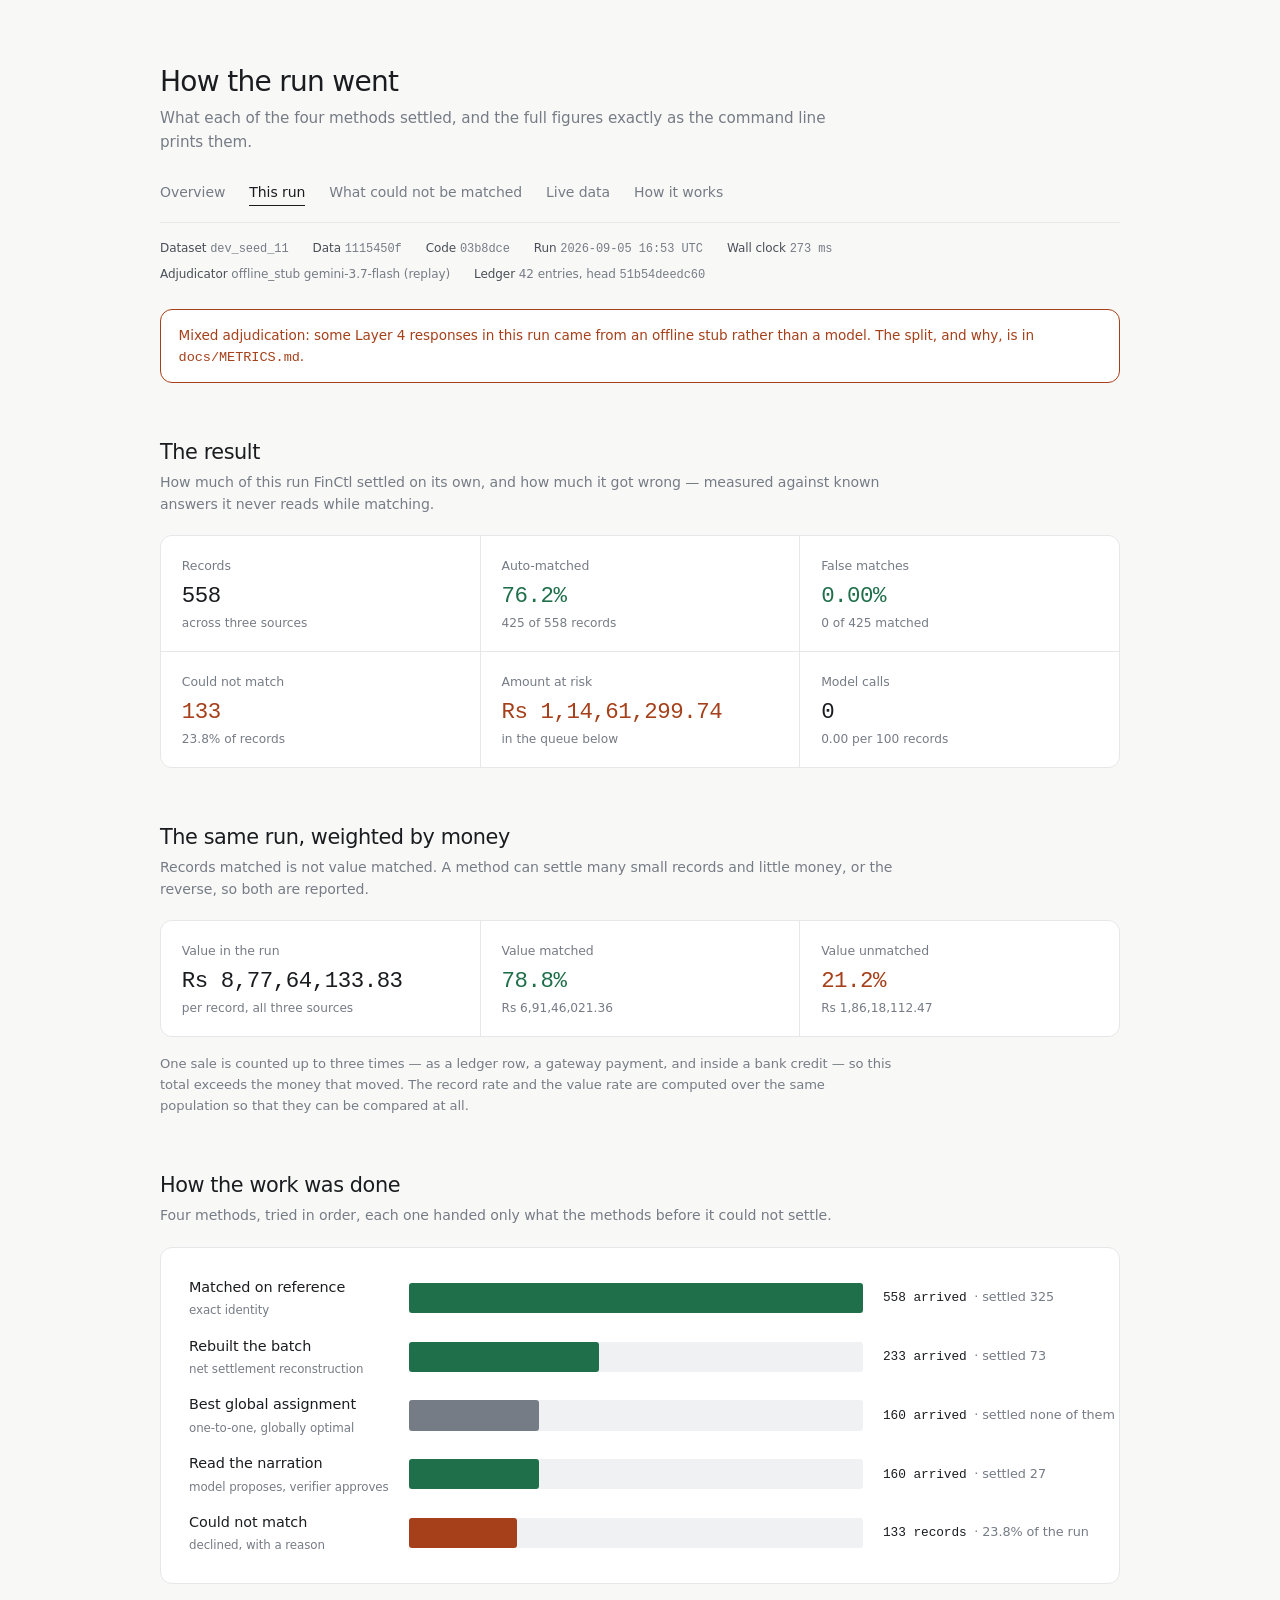
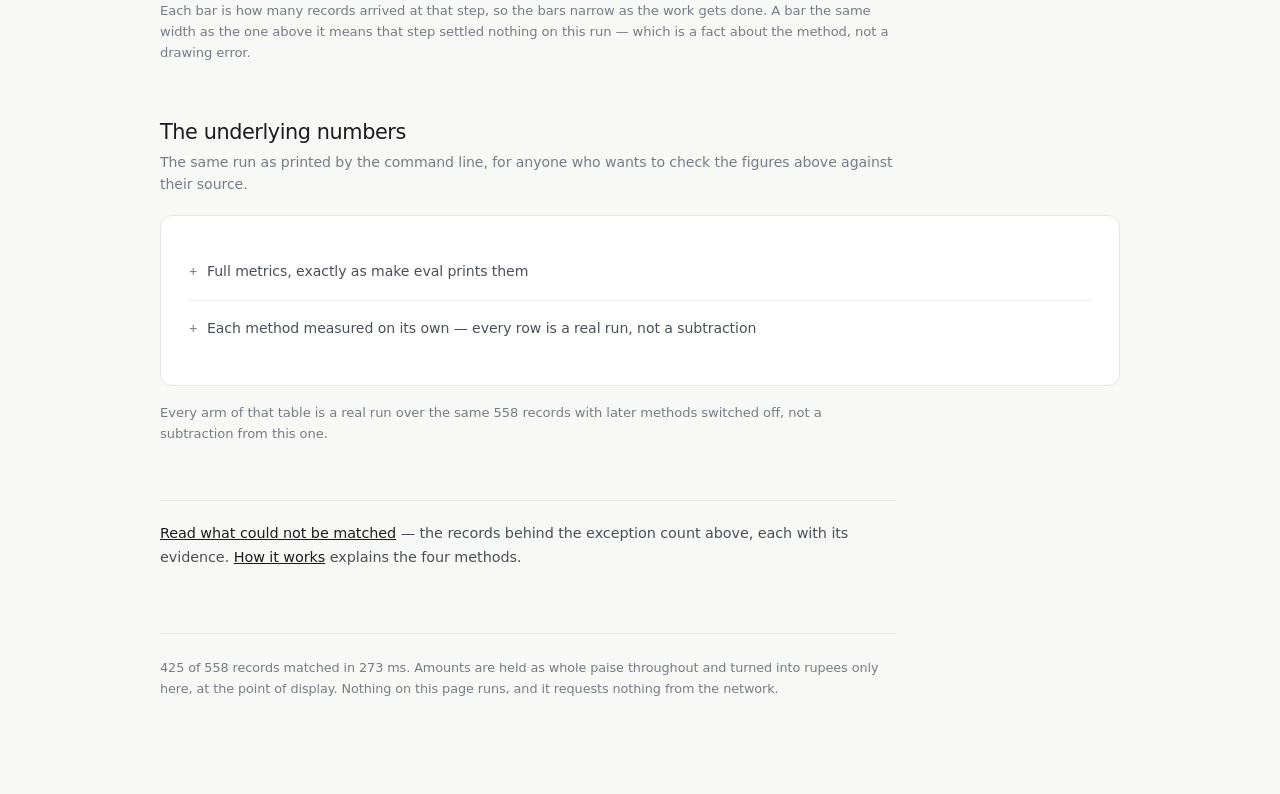
<file: docs/run.html>
<!DOCTYPE html>
<html lang="en">
<head>
<meta charset="utf-8">
<meta name="viewport" content="width=device-width, initial-scale=1">
<title>How the run went — FinCtl</title>
<meta name="description" content="What each of the four methods settled, and the full figures exactly as the command line prints them.">
<style>
/* FinCtl UI. Inlined into the page by scripts/render_report.py -- kept as a real file so it is
   editable and reviewable, but never fetched at runtime. No framework, no build step.

   Typography follows the Munim Today screen: a large light heading with one grey sentence under
   it saying what the section shows, generous whitespace, hairline-bordered white cards on a
   near-white ground. Text is set in the system sans face; monospace is reserved for money and
   counts, because those are the only things on the page a reader compares column-wise.

   Fonts are system stacks. A webfont would be an external request, and the static report's whole
   claim is that it makes none.

   Palette: grayscale, plus exactly two accents. One for money that reconciled, one for money that
   did not. A third colour would imply a third outcome, and there are only two. */

:root {
  --ink: #1a1c1f;
  --ink-2: #4a4f57;
  --muted: #767c85;
  --hair: #e6e7e9;
  --hair-2: #f0f1f2;
  --ground: #f8f8f7;
  --card: #ffffff;

  --resolved: #1f6f4a;
  --exception: #a5401a;

  --focus: #1a1c1f;

  --sans: -apple-system, BlinkMacSystemFont, "Segoe UI", "Inter", system-ui, "Helvetica Neue",
    Arial, sans-serif;
  --mono: ui-monospace, SFMono-Regular, "SF Mono", Menlo, Consolas, "Liberation Mono", monospace;

  --radius: 12px;
}

@media (prefers-color-scheme: dark) {
  :root {
    --ink: #e9eaec;
    --ink-2: #b4b9c0;
    --muted: #8e949c;
    --hair: #2b2e34;
    --hair-2: #23262b;
    --ground: #131519;
    --card: #191c21;

    --resolved: #52b184;
    --exception: #dd8055;

    --focus: #e9eaec;
  }
}

* { box-sizing: border-box; }

html { -webkit-text-size-adjust: 100%; }

body {
  margin: 0;
  padding: 4rem 1.5rem 6rem;
  background: var(--ground);
  color: var(--ink);
  font: 400 15px/1.6 var(--sans);
  letter-spacing: -0.005em;
}

main { max-width: 60rem; margin: 0 auto; }

/* Money and counts only. Everything else is the sans face. */
.num, .mono {
  font-family: var(--mono);
  font-variant-numeric: tabular-nums;
  font-feature-settings: "tnum";
  text-align: right;
  white-space: nowrap;
}
.mono { text-align: left; }

/* --- header ------------------------------------------------------------------------------ */

header { margin-bottom: 3.5rem; }

h1 {
  font-size: 1.75rem;
  font-weight: 300;
  letter-spacing: -0.025em;
  margin: 0 0 .5rem;
  line-height: 1.25;
}

.tagline {
  color: var(--muted);
  margin: 0 0 1.5rem;
  font-size: .95rem;
  max-width: 44rem;
  line-height: 1.55;
}

.provenance {
  color: var(--muted);
  font-size: .75rem;
  margin: 0;
  display: flex;
  flex-wrap: wrap;
  gap: .35rem 1.5rem;
}
.provenance b { font-weight: 500; color: var(--ink-2); }
.provenance .v { font-family: var(--mono); font-variant-numeric: tabular-nums; }

.warn {
  color: var(--exception);
  background: var(--card);
  border: 1px solid currentColor;
  border-radius: var(--radius);
  padding: .9rem 1.1rem;
  font-size: .85rem;
  line-height: 1.55;
  margin: 1.5rem 0 0;
}

/* --- sections ---------------------------------------------------------------------------- */

section { margin-bottom: 3.5rem; }

h2 {
  font-size: 1.3rem;
  font-weight: 300;
  letter-spacing: -0.02em;
  color: var(--ink);
  margin: 0 0 .35rem;
  line-height: 1.3;
}

/* The single grey sentence under every heading, saying what the section shows. */
.says {
  color: var(--muted);
  font-size: .88rem;
  margin: 0 0 1.25rem;
  max-width: 46rem;
  line-height: 1.55;
}

/* The caption under a figure, saying how to read what is above it. */
.caption {
  color: var(--muted);
  font-size: .82rem;
  margin: 1rem 0 0;
  max-width: 46rem;
  line-height: 1.6;
}

.card {
  background: var(--card);
  border: 1px solid var(--hair);
  border-radius: var(--radius);
  padding: 1.75rem;
}
.card.flush { padding: 0; overflow: hidden; }

/* --- intro ------------------------------------------------------------------------------- */

.intro p {
  margin: 0 0 1rem;
  max-width: 44rem;
  font-size: .95rem;
  line-height: 1.65;
  color: var(--ink-2);
}
.intro p:last-child { margin-bottom: 0; }
.intro strong { color: var(--ink); font-weight: 500; }
.intro .lede { color: var(--ink); font-size: 1rem; }

/* The worked example. A definition list, so the figures line up in their own column without a
   table's header row implying more structure than three numbers need. */
.worked {
  margin: 1.5rem 0;
  padding: 1.25rem 1.4rem;
  background: var(--ground);
  border-radius: calc(var(--radius) - 4px);
  border: 1px solid var(--hair-2);
}
.worked dl {
  margin: 0;
  display: grid;
  grid-template-columns: 1fr auto;
  gap: .55rem 1.5rem;
  align-items: baseline;
}
.worked dt { color: var(--ink-2); font-size: .88rem; }
.worked dt small { display: block; color: var(--muted); font-size: .76rem; margin-top: .15rem; }
.worked dd {
  margin: 0;
  font-family: var(--mono);
  font-variant-numeric: tabular-nums;
  text-align: right;
  white-space: nowrap;
  font-size: .9rem;
}
.worked dt.gap, .worked dd.gap { padding-top: .7rem; border-top: 1px solid var(--hair); }
.worked dd.gap { color: var(--exception); }
.worked dd.closed { color: var(--resolved); }

/* --- metrics strip ----------------------------------------------------------------------- */

/* Three columns exactly, not auto-fit. There are six cells, and `auto-fit` resolved to five at
   this width, leaving one cell alone on a second row beside four cells' worth of bare grid
   background. A fixed 3x2 divides evenly. */
.strip {
  display: grid;
  grid-template-columns: repeat(3, 1fr);
  gap: 1px;
  background: var(--hair);
  border: 1px solid var(--hair);
  border-radius: var(--radius);
  overflow: hidden;
  margin: 0;
}

.cell { background: var(--card); padding: 1.25rem 1.3rem; }
.cell dt { color: var(--muted); font-size: .78rem; margin: 0 0 .5rem; font-weight: 400; }
.cell dd {
  margin: 0;
  font-family: var(--mono);
  font-variant-numeric: tabular-nums;
  font-size: 1.4rem;
  font-weight: 400;
  letter-spacing: -0.02em;
  line-height: 1.15;
}
.cell .sub {
  display: block;
  font-family: var(--sans);
  font-size: .76rem;
  color: var(--muted);
  margin-top: .45rem;
  letter-spacing: 0;
}
.cell.good dd { color: var(--resolved); }
.cell.bad dd { color: var(--exception); }

/* --- cascade ----------------------------------------------------------------------------- */

.cascade { display: flex; flex-direction: column; gap: .9rem; }

/* Three columns: label, bar, figures. The figures used to be overlaid on the bar with a
   text-shadow meant to keep them legible over the fill, the track and both accents at once. A
   screenshot showed it does not work -- dark text on the dark green fill is unreadable. Giving
   the numbers their own column is legible unconditionally and needs no trick. */
.rung {
  display: grid;
  grid-template-columns: 12.5rem 1fr 13rem;
  gap: 1.25rem;
  align-items: center;
}
.rung .lbl { font-size: .9rem; color: var(--ink); }
.rung .lbl small { display: block; color: var(--muted); font-size: .74rem; margin-top: .15rem; }

.track {
  background: var(--hair-2);
  border-radius: 3px;
  height: 1.9rem;
  display: flex;
  align-items: center;
}

/* Width is set inline from the data, because the value IS the datum -- a stylesheet cannot know
   it. Nothing else about the bar is inline. */
.fill { height: 100%; background: var(--resolved); border-radius: 3px; min-width: 3px; }
.rung.dead .fill { background: var(--muted); }
.rung.out .fill { background: var(--exception); }

.rung .qty {
  font-size: .8rem;
  color: var(--ink);
  font-family: var(--mono);
  font-variant-numeric: tabular-nums;
  white-space: nowrap;
}
.rung .qty .of { color: var(--muted); font-family: var(--sans); }

/* --- exception queue --------------------------------------------------------------------- */

.by-type { width: 100%; border-collapse: collapse; font-size: .88rem; }
.by-type th {
  text-align: left;
  font-weight: 500;
  color: var(--muted);
  font-size: .76rem;
  padding: 0 .75rem .6rem 0;
  border-bottom: 1px solid var(--hair);
}
.by-type th.num { padding-right: 0; }
.by-type td { padding: .55rem .75rem .55rem 0; border-bottom: 1px solid var(--hair-2); }
.by-type td.num { padding-right: 0; }
.by-type tr:last-child td { border-bottom: none; }

.queue { display: flex; flex-direction: column; }

/* <details>/<summary> rather than a scripted table: keyboard operation, Enter/Space, and screen
   reader expanded-state come from the element for free, and no JS means no way for the toggle to
   break. The grid gives the alignment a table would. */
.item { border-bottom: 1px solid var(--hair); }
.item:last-child { border-bottom: none; }

.item > summary {
  display: grid;
  grid-template-columns: 1.25rem 1fr 5.5rem 10.5rem;
  gap: .9rem;
  align-items: baseline;
  padding: 1rem 1.75rem;
  cursor: pointer;
  list-style: none;
  font-size: .9rem;
}
.item > summary::-webkit-details-marker { display: none; }
.item > summary:hover { background: var(--ground); }
.item[open] > summary { background: var(--ground); }

/* Text marker, not an icon. */
.item > summary .mark { color: var(--muted); user-select: none; font-family: var(--mono); }
.item > summary .mark::before { content: "+"; }
.item[open] > summary .mark::before { content: "\2212"; }

.item > summary .what { color: var(--ink); }
.item > summary .where {
  display: block;
  color: var(--muted);
  font-size: .76rem;
  margin-top: .25rem;
}
.item > summary .cnt {
  color: var(--muted);
  font-size: .82rem;
  font-family: var(--mono);
  font-variant-numeric: tabular-nums;
  text-align: right;
}
.item > summary .amt {
  color: var(--exception);
  font-family: var(--mono);
  font-variant-numeric: tabular-nums;
  text-align: right;
}

.body { padding: .25rem 1.75rem 1.75rem 4rem; }
.body > p { margin: 1rem 0 0; font-size: .88rem; color: var(--ink-2); max-width: 46rem; line-height: 1.6; }

.body h3 {
  font-size: .78rem;
  font-weight: 500;
  color: var(--muted);
  margin: 1.75rem 0 .7rem;
}
.body h3 .flag { font-weight: 400; color: var(--exception); }
.body h3 .ok { font-weight: 400; color: var(--muted); }

.ev { width: 100%; border-collapse: collapse; font-size: .82rem; }
.ev th {
  text-align: left;
  font-weight: 500;
  color: var(--muted);
  font-size: .74rem;
  padding: 0 .75rem .4rem 0;
  border-bottom: 1px solid var(--hair);
  white-space: nowrap;
}
.ev th.num { padding-right: 0; }
.ev td { padding: .45rem .75rem; border-bottom: 1px solid var(--hair-2); vertical-align: top; }
.ev td:first-child { padding-left: 0; }
.ev td.num { padding-right: 0; }
.ev tr:last-child td { border-bottom: none; }
.ev .rid { font-family: var(--mono); color: var(--ink-2); white-space: nowrap; }
.ev .keys { color: var(--muted); font-size: .76rem; }
.ev .keys span { margin-right: .9rem; white-space: nowrap; }
.ev .pair td { border-bottom: none; padding-bottom: .1rem; padding-top: .8rem; }
.ev .pairsum { color: var(--resolved); }

.subset { margin: 0 0 .45rem; font-size: .82rem; }
.subset .ids { font-family: var(--mono); color: var(--ink-2); }
.subset .eq { color: var(--muted); }
.subset .pairsum { font-family: var(--mono); color: var(--resolved); }

.trail { width: 100%; border-collapse: collapse; font-size: .8rem; }
.trail th {
  text-align: left; font-weight: 500; color: var(--muted); font-size: .74rem;
  padding: 0 .75rem .4rem 0; border-bottom: 1px solid var(--hair);
}
.trail th.num { padding-right: 0; }
.trail td { padding: .45rem .75rem; border-bottom: 1px solid var(--hair-2); vertical-align: top; }
.trail td:first-child { padding-left: 0; }
.trail tr:last-child td { border-bottom: none; }
.trail .hash { font-family: var(--mono); color: var(--muted); white-space: nowrap; }
.trail .det { color: var(--ink-2); line-height: 1.5; }

/* Terminal and empty states get a sentence, not a shrug. */
.empty {
  padding: 2.5rem 1.75rem;
  color: var(--muted);
  font-size: .9rem;
  line-height: 1.6;
  text-align: center;
}
.empty strong { display: block; color: var(--ink); font-weight: 400; margin-bottom: .4rem; font-size: .95rem; }
.empty code {
  font-family: var(--mono);
  color: var(--ink);
  background: var(--ground);
  border: 1px solid var(--hair);
  padding: .1rem .4rem;
  border-radius: 4px;
  font-size: .85em;
}

/* --- raw blocks -------------------------------------------------------------------------- */

pre {
  background: var(--ground);
  border: 1px solid var(--hair-2);
  border-radius: calc(var(--radius) - 4px);
  padding: 1.1rem 1.2rem;
  overflow-x: auto;
  font-family: var(--mono);
  font-variant-numeric: tabular-nums;
  font-size: .74rem;
  line-height: 1.6;
  margin: 0;
}

details.raw { border-top: 1px solid var(--hair-2); }
details.raw:first-of-type { border-top: none; }
details.raw > summary {
  cursor: pointer;
  font-size: .88rem;
  color: var(--ink-2);
  padding: 1rem 0;
  list-style: none;
}
details.raw > summary::-webkit-details-marker { display: none; }
details.raw > summary::before { content: "+"; color: var(--muted); margin-right: .6rem; font-family: var(--mono); }
details.raw[open] > summary::before { content: "\2212"; }
details.raw > summary:hover { color: var(--ink); }
details.raw > pre { margin-bottom: 1.25rem; }

footer {
  margin-top: 4rem;
  padding-top: 1.5rem;
  border-top: 1px solid var(--hair);
  color: var(--muted);
  font-size: .8rem;
  line-height: 1.6;
  max-width: 46rem;
}

/* --- navigation ---------------------------------------------------------------------------- */

/* Text links, no icons, no chrome. The current page is a span rather than a link to itself: a
   control that does nothing is worse than no control (D-0026). */
nav {
  display: flex;
  flex-wrap: wrap;
  gap: .25rem 1.5rem;
  margin: 1.25rem 0 1rem;
  padding-bottom: 1rem;
  border-bottom: 1px solid var(--hair);
  font-size: .875rem;
}

nav a, nav .here {
  text-decoration: none;
  padding: .15rem 0;
  border-bottom: 1px solid transparent;
}

nav a { color: var(--muted); }
nav a:hover { color: var(--ink); border-bottom-color: var(--hair); }

nav .here {
  color: var(--ink);
  font-weight: 500;
  border-bottom-color: var(--ink);
}

/* Skip link: present for keyboard users, out of the way for everyone else. */
.skip {
  position: absolute;
  left: -9999px;
  top: 0;
  background: var(--card);
  color: var(--ink);
  padding: .6rem 1rem;
  border: 1px solid var(--hair);
  border-radius: var(--radius);
  z-index: 10;
}
.skip:focus { left: 1rem; top: 1rem; }

.onward {
  margin-top: 2.5rem;
  padding-top: 1.25rem;
  border-top: 1px solid var(--hair);
  color: var(--ink-2);
  font-size: .9rem;
  line-height: 1.7;
  max-width: 46rem;
}
.onward a { color: var(--ink); }

.onward-list { margin: 0; display: grid; gap: .35rem .75rem; }
.onward-list dt { margin-top: .85rem; font-weight: 500; }
.onward-list dt:first-child { margin-top: 0; }
.onward-list dd {
  margin: 0;
  color: var(--ink-2);
  font-size: .9rem;
  line-height: 1.65;
}

/* --- exception filtering, in CSS ------------------------------------------------------------ */

/* Filtering with no script at all (D-0026). Each chip is a fragment link to an empty anchor that
   sits immediately before the queue; `:target` on that anchor lets a sibling combinator reach in
   and hide every row of a different type. The back button works because these are real history
   entries, and it degrades to "everything shown" when no fragment is set. */

.filters {
  display: flex;
  flex-wrap: wrap;
  gap: .5rem;
  margin: 0 0 1.25rem;
}

.filters .chip {
  display: inline-flex;
  align-items: baseline;
  gap: .5rem;
  padding: .35rem .7rem;
  border: 1px solid var(--hair);
  border-radius: 999px;
  background: var(--card);
  color: var(--ink-2);
  font-size: .8rem;
  text-decoration: none;
}

.filters .chip:hover { color: var(--ink); border-color: var(--ink-2); }

.filters .chip .cnt {
  color: var(--muted);
  font-family: var(--mono);
  font-variant-numeric: tabular-nums;
  font-size: .75rem;
}

/* The anchors themselves are invisible and carry nothing. */
.ftarget { display: block; height: 0; overflow: hidden; }

/* Targeting any filter anchor hides every row; the matching rule then re-shows its own
   type. The exception types are a CLOSED enum (core/results.py), so these rules are
   enumerable rather than open-ended, and a test asserts every member of that enum has one
   here — otherwise adding a type would silently produce a filter that hides everything. */
.ftarget:target ~ .card .item { display: none; }
#f-all:target ~ .card .item { display: block; }
#f-AMBIGUOUS:target ~ .card .t-AMBIGUOUS { display: block; }
#f-DISPUTE_UNRESOLVED:target ~ .card .t-DISPUTE_UNRESOLVED { display: block; }
#f-DUPLICATE_REFERENCE:target ~ .card .t-DUPLICATE_REFERENCE { display: block; }
#f-FX_UNRESOLVED:target ~ .card .t-FX_UNRESOLVED { display: block; }
#f-MISSING_BANK_ROW:target ~ .card .t-MISSING_BANK_ROW { display: block; }
#f-MISSING_GATEWAY_ROW:target ~ .card .t-MISSING_GATEWAY_ROW { display: block; }
#f-ON_HOLD_UNRELEASED:target ~ .card .t-ON_HOLD_UNRELEASED { display: block; }
#f-SUBSET_SEARCH_EXHAUSTED:target ~ .card .t-SUBSET_SEARCH_EXHAUSTED { display: block; }
#f-TIMING_OUTSIDE_WINDOW:target ~ .card .t-TIMING_OUTSIDE_WINDOW { display: block; }
#f-UNCLASSIFIED:target ~ .card .t-UNCLASSIFIED { display: block; }
#f-UNEXPLAINED_ADJ:target ~ .card .t-UNEXPLAINED_ADJ { display: block; }
#f-UNPARSEABLE_NARRATION:target ~ .card .t-UNPARSEABLE_NARRATION { display: block; }
#f-VERIFIER_REJECTED:target ~ .card .t-VERIFIER_REJECTED { display: block; }

/* --- focus, motion, small screens -------------------------------------------------------- */

/* Visible focus on everything interactive, including summary elements, which several UA
   stylesheets leave unstyled. */
a:focus-visible,
summary:focus-visible,
[tabindex]:focus-visible {
  outline: 2px solid var(--focus);
  outline-offset: -2px;
  border-radius: 3px;
}
summary:focus:not(:focus-visible) { outline: none; }

@media (prefers-reduced-motion: reduce) {
  *, *::before, *::after {
    animation-duration: 0.01ms !important;
    animation-iteration-count: 1 !important;
    transition-duration: 0.01ms !important;
    scroll-behavior: auto !important;
  }
}

@media (max-width: 46rem) {
  body { padding: 2.25rem 1rem 4rem; font-size: 14px; }
  main { max-width: none; }

  h1 { font-size: 1.45rem; }
  h2 { font-size: 1.15rem; }

  .card { padding: 1.25rem; }
  section { margin-bottom: 2.5rem; }
  header { margin-bottom: 2.5rem; }

  /* The cascade stacks: a 12.5rem label column plus a bar does not fit a phone, and shrinking the
     label to fit would truncate the layer names, which are the point. */
  .rung { grid-template-columns: 1fr; gap: .4rem; }
  .rung .lbl small { display: inline; margin-left: .5rem; }

  /* The worked example keeps its two columns -- the figures are the content, and stacking them
     would break the alignment that makes the subtraction readable. */
  .worked { padding: 1rem; }
  .worked dl { gap: .5rem .75rem; }
  .worked dt { font-size: .82rem; }
  .worked dd { font-size: .82rem; }

  /* Amount stays on its own row and stays right-aligned rather than being dropped -- it is the
     column an operator triages on. */
  .item > summary {
    grid-template-columns: 1.25rem 1fr;
    row-gap: .5rem;
    padding: .9rem 1.25rem;
  }
  .item > summary .cnt,
  .item > summary .amt { grid-column: 2; text-align: left; }
  .item > summary .amt { font-size: .95rem; }

  .body { padding: .25rem 1.25rem 1.25rem 1.25rem; }

  /* Evidence tables scroll rather than reflow: the row-id and amount columns must stay on one
     line to remain comparable. */
  .ev-wrap, .trail-wrap { overflow-x: auto; }

  .cell dd { font-size: 1.25rem; }
}

/* The filter counts are rows, not records, and the two genuinely differ. Said next to the
   controls rather than in a footnote, because that is where the confusion happens. */
.filter-note { margin-top: -.5rem; margin-bottom: 1.25rem; }

/* --- the credential form (D-0027) ---------------------------------------------------------- */

/* The only form in the report, and the only page with a control that acts. It exists on the
   server-rendered /settings page and is deliberately absent from the static export, where there
   would be nothing to receive it. */

form.keys { margin: 0; max-width: 34rem; }
form.keys p { margin: 0 0 1rem; display: flex; flex-direction: column; gap: .35rem; }
form.keys p.two { flex-direction: row; gap: .75rem; align-items: flex-end; flex-wrap: wrap; }
form.keys p.two label { align-self: flex-start; }

form.keys label {
  color: var(--ink-2);
  font-size: .8rem;
  letter-spacing: .01em;
}

form.keys input {
  font: inherit;
  font-family: var(--mono);
  font-variant-numeric: tabular-nums;
  padding: .5rem .65rem;
  border: 1px solid var(--hair);
  border-radius: 8px;
  background: var(--ground);
  color: var(--ink);
  min-width: 0;
}

form.keys p.two input { width: 7rem; }
form.keys input:focus-visible { outline: 2px solid var(--focus); outline-offset: -2px; }

form.keys input.submit {
  font-family: var(--sans);
  cursor: pointer;
  align-self: flex-start;
  width: auto;
  padding: .55rem 1.1rem;
  background: var(--ink);
  color: var(--card);
  border-color: var(--ink);
}
form.keys input.submit:hover { opacity: .88; }

/* The limits list. Plain text, no icons -- these are the constraints, not decoration. */
.limits {
  margin: 0;
  padding-left: 1.1rem;
  color: var(--ink-2);
  font-size: .9rem;
  line-height: 1.7;
}
.limits li { margin-bottom: .5rem; }
.limits li:last-child { margin-bottom: 0; }

</style>
</head>
<body>
<a class="skip" href="#main">Skip to content</a>
<main>
  <header>
    <h1>How the run went</h1>
    <p class="tagline">What each of the four methods settled, and the full figures exactly as the command line prints them.</p>
    <nav aria-label="Sections"><a href="index.html">Overview</a><span class="here" aria-current="page">This run</span><a href="exceptions.html">What could not be matched</a><a href="settings.html">Live data</a><a href="about.html">How it works</a></nav>
    <p class="provenance"><span><b>Dataset</b> <span class='v'>dev_seed_11</span></span> <span><b>Data</b> <span class='v'>1115450f</span></span> <span><b>Code</b> <span class='v'>03b8dce</span></span> <span><b>Run</b> <span class='v'>2026-09-05 16:53 UTC</span></span> <span><b>Wall clock</b> <span class='v'>273 ms</span></span> <span><b>Adjudicator</b> offline_stub gemini-3.7-flash (replay)</span> <span><b>Ledger</b> 42 entries, head <span class='v'>51b54deedc60</span></span></p>
    <p class="warn">Mixed adjudication: some Layer 4 responses in this run came from an offline stub rather than a model. The split, and why, is in <code>docs/METRICS.md</code>.</p>
  </header>

  <div id="main">
<section><h2>The result</h2><p class="says">How much of this run FinCtl settled on its own, and how much it got wrong — measured against known answers it never reads while matching.</p><dl class="strip"><div class="cell "><dt>Records</dt><dd>558<span class="sub">across three sources</span></dd></div><div class="cell good"><dt>Auto-matched</dt><dd>76.2%<span class="sub">425 of 558 records</span></dd></div><div class="cell good"><dt>False matches</dt><dd>0.00%<span class="sub">0 of 425 matched</span></dd></div><div class="cell bad"><dt>Could not match</dt><dd>133<span class="sub">23.8% of records</span></dd></div><div class="cell bad"><dt>Amount at risk</dt><dd>Rs 1,14,61,299.74<span class="sub">in the queue below</span></dd></div><div class="cell "><dt>Model calls</dt><dd>0<span class="sub">0.00 per 100 records</span></dd></div></dl></section><section><h2>The same run, weighted by money</h2><p class="says">Records matched is not value matched. A method can settle many small records and little money, or the reverse, so both are reported.</p><dl class="strip"><div class="cell"><dt>Value in the run</dt><dd>Rs 8,77,64,133.83<span class="sub">per record, all three sources</span></dd></div><div class="cell good"><dt>Value matched</dt><dd>78.8%<span class="sub">Rs 6,91,46,021.36</span></dd></div><div class="cell bad"><dt>Value unmatched</dt><dd>21.2%<span class="sub">Rs 1,86,18,112.47</span></dd></div></dl><p class="caption">One sale is counted up to three times — as a ledger row, a gateway payment, and inside a bank credit — so this total exceeds the money that moved. The record rate and the value rate are computed over the same population so that they can be compared at all.</p></section><section><h2>How the work was done</h2><p class="says">Four methods, tried in order, each one handed only what the methods before it could not settle.</p><div class="card"><div class="cascade"><div class="rung"><span class="lbl">Matched on reference<small>exact identity</small></span><span class="track"><span class="fill" style="width:100.00%"></span></span><span class="qty">558 arrived <span class="of">&middot; settled 325</span></span></div><div class="rung"><span class="lbl">Rebuilt the batch<small>net settlement reconstruction</small></span><span class="track"><span class="fill" style="width:41.76%"></span></span><span class="qty">233 arrived <span class="of">&middot; settled 73</span></span></div><div class="rung dead"><span class="lbl">Best global assignment<small>one-to-one, globally optimal</small></span><span class="track"><span class="fill" style="width:28.67%"></span></span><span class="qty">160 arrived <span class="of">&middot; settled none of them</span></span></div><div class="rung"><span class="lbl">Read the narration<small>model proposes, verifier approves</small></span><span class="track"><span class="fill" style="width:28.67%"></span></span><span class="qty">160 arrived <span class="of">&middot; settled 27</span></span></div><div class="rung out"><span class="lbl">Could not match<small>declined, with a reason</small></span><span class="track"><span class="fill" style="width:23.84%"></span></span><span class="qty">133 records <span class="of">&middot; 23.8% of the run</span></span></div></div></div><p class="caption">Each bar is how many records arrived at that step, so the bars narrow as the work gets done. A bar the same width as the one above it means that step settled nothing on this run — which is a fact about the method, not a drawing error.</p></section><section><h2>The underlying numbers</h2><p class="says">The same run as printed by the command line, for anyone who wants to check the figures above against their source.</p><div class="card"><details class="raw"><summary>Full metrics, exactly as make eval prints them</summary><pre>Dataset: dev_seed_11  data 1115450f   SHA: 03b8dce   2026-09-05 16:53
Adjudicator: offline_stub / gemini-3.7-flash   !! STUBBED PROPOSER, not a model (6 responses)
  ^ counts THIS RUN&#x27;s responses. 1 cached rule(s) were authored by a real model; those narrations now resolve via the promoted regex, so their fixtures are never consulted and the model does not appear above. Its contribution moved from the response cache into the rules cache, which is what promotion is for.
Records processed         558          Wall clock    0.273s
Auto-matched              425    76.2%   Throughput   2040 rec/s
  Layer 1  exact            325    58.2%
  Layer 2  netting           73    13.1%
  Layer 3  fuzzy              0     0.0%
  Layer 4  LLM+verified      27     4.8%
False matches               0    0.00%   &lt;- precision, not coverage
Exceptions                133    23.8%    Rs 1,14,61,299.74 at risk
  correctly flagged        94    70.7%
  missed matches           39    29.3%
Value in the run    Rs 8,77,64,133.83          &lt;- see &#x27;value denominator&#x27; below
  value matched     Rs 6,91,46,021.36    78.8%
  value unmatched   Rs 1,86,18,112.47    21.2%   the two sum to the total, exactly
  value denominator: per record across all three sources, the same population the record rate uses.
    One sale is counted up to three times -- as a ledger row, a gateway payment and inside a bank credit --
    so this exceeds the money that moved. Per source: merchant Rs 2,66,64,589.00  gateway Rs 3,39,09,140.33  bank Rs 2,71,90,404.50
  NB &#x27;at risk&#x27; above is Rs 1,14,61,299.74, which is NOT this figure: it sums each exception&#x27;s own
    amount-at-risk (a batch&#x27;s expected credit, say), not the gross value of every record it names.
  by type: TIMING_OUTSIDE_WINDOW 44, AMBIGUOUS 43, MISSING_BANK_ROW 32, UNPARSEABLE_NARRATION 32, SUBSET_SEARCH_EXHAUSTED 13, MISSING_GATEWAY_ROW 1
  by class: absent 56, undetermined 38
LLM calls                   0   cache hits    6   Calls / 100  0.00 (replay: all 6 responses from cache)
  cold calls / 100: not measured -- this run replayed from cache, so it cannot report a cold rate. The last cold attempt was terminated by provider quota exhaustion; see docs/METRICS.md.
  by kind: none (all replayed from fixtures)   MODE=replay
Rules cache                 3 rules   2 promoted from narration the seeded regex missed
  authored by: google-gemini/gemini-3.7-flash x1, offline_stub/gemini-3.7-flash x1
Adjudication             0.0s   retries 0   backoff     0s   (0% of wall clock)
Cost / 1000            Rs TBD          USD 0.000000 total
Audit ledger               42 entries   head 51b54deedc60
By mechanism  (delta != 0 batches; ground-truth attribution. refused is a SUCCESS, exhausted is an honest failure)
  credit_without_parseable_utr       4 batches  resolved 3  refused 0  exhausted 0  unclassified 0  MISSING_BANK_ROW 1
  duplicate_reference_contamination  2 batches  resolved 2  refused 0  exhausted 0  unclassified 0
  export_cutoff_skew                 3 batches  resolved 3  refused 0  exhausted 0  unclassified 0
  multiple_subsets_explain_delta     2 batches  resolved 0  refused 2  exhausted 0  unclassified 0
  on_hold_release_misdated           2 batches  resolved 2  refused 0  exhausted 0  unclassified 0
  pool_beyond_node_budget            1 batch    resolved 0  refused 0  exhausted 1  unclassified 0
Refusals  (declining is a SUCCESS. Two distinct kinds, kept separate on purpose - they were conflated once). STRICTER than the by-pathology row below: that asks whether the engine avoided a wrong answer, this asks whether it gave the right answer for the right reason - a declared AMBIGUOUS, not merely an absence.
  P7 record-level tie            8/8    records   100.0%
  M5 batch subset ambiguity      2/2    batches   100.0%
By pathology  (records carry &gt;=1, so these OVERLAP and do not sum to 558)
  P1   502/541  P2    57/66   P3    18/18   P4     3/3    P5     4/4    P6    24/24
  P7     8/8    P8    24/24   P9    50/50   P10   30/30   P11    2/2    P12   12/14</pre></details><details class="raw"><summary>Each method measured on its own — every row is a real run, not a subtraction</summary><pre>
Ablation (same dataset, layers enabled cumulatively)
  arm                  auto-match   false-match   value matched   exceptions   UNCLASSIFIED
  exact only (L1)          58.2%         0.00%           57.2%          233             94
  + netting (L2)           71.3%         0.00%           73.4%          160              4   +13.1pp rec  +16.2pp val
  + fuzzy (L3)             71.3%         0.00%           73.4%          160              0   +0.0pp rec  +0.0pp val
  + LLM (L4)               76.2%         0.00%           78.8%          133              0   +4.8pp rec  +5.4pp val
  False-match rate is reported on every arm: an arm that raises coverage while also
  raising false matches is a regression being sold as an improvement.
  Records and value are reported separately because a layer can buy a lot of one and
  little of the other.</pre></details></div><p class="caption">Every arm of that table is a real run over the same 558 records with later methods switched off, not a subtraction from this one.</p></section><p class="onward"><a href="exceptions.html">Read what could not be matched</a> — the records behind the exception count above, each with its evidence. <a href="about.html">How it works</a> explains the four methods.</p>
  </div>

  <footer>425 of 558 records matched in 273 ms. Amounts are held as whole paise throughout and turned into rupees only here, at the point of display. Nothing on this page runs, and it requests nothing from the network.</footer>
</main>
<!-- The figures on this page are also here as JSON, so it is machine-readable without scraping
     the markup. Nothing on this page executes: there is no script, no fetch, and no external
     reference of any kind. Filtering is CSS `:target`, not code. -->
<script id="run-data" type="application/json">{
  "ablation": "\nAblation (same dataset, layers enabled cumulatively)\n  arm                  auto-match   false-match   value matched   exceptions   UNCLASSIFIED\n  exact only (L1)          58.2%         0.00%           57.2%          233             94\n  + netting (L2)           71.3%         0.00%           73.4%          160              4   +13.1pp rec  +16.2pp val\n  + fuzzy (L3)             71.3%         0.00%           73.4%          160              0   +0.0pp rec  +0.0pp val\n  + LLM (L4)               76.2%         0.00%           78.8%          133              0   +4.8pp rec  +5.4pp val\n  False-match rate is reported on every arm: an arm that raises coverage while also\n  raising false matches is a regression being sold as an improvement.\n  Records and value are reported separately because a layer can buy a lot of one and\n  little of the other.",
  "at_risk_paise": 1146129974,
  "auto_matched": 425,
  "block": "Dataset: dev_seed_11  data 1115450f   SHA: 03b8dce   2026-09-05 16:53\nAdjudicator: offline_stub / gemini-3.7-flash   !! STUBBED PROPOSER, not a model (6 responses)\n  ^ counts THIS RUN's responses. 1 cached rule(s) were authored by a real model; those narrations now resolve via the promoted regex, so their fixtures are never consulted and the model does not appear above. Its contribution moved from the response cache into the rules cache, which is what promotion is for.\nRecords processed         558          Wall clock    0.273s\nAuto-matched              425    76.2%   Throughput   2040 rec/s\n  Layer 1  exact            325    58.2%\n  Layer 2  netting           73    13.1%\n  Layer 3  fuzzy              0     0.0%\n  Layer 4  LLM+verified      27     4.8%\nFalse matches               0    0.00%   <- precision, not coverage\nExceptions                133    23.8%    Rs 1,14,61,299.74 at risk\n  correctly flagged        94    70.7%\n  missed matches           39    29.3%\nValue in the run    Rs 8,77,64,133.83          <- see 'value denominator' below\n  value matched     Rs 6,91,46,021.36    78.8%\n  value unmatched   Rs 1,86,18,112.47    21.2%   the two sum to the total, exactly\n  value denominator: per record across all three sources, the same population the record rate uses.\n    One sale is counted up to three times -- as a ledger row, a gateway payment and inside a bank credit --\n    so this exceeds the money that moved. Per source: merchant Rs 2,66,64,589.00  gateway Rs 3,39,09,140.33  bank Rs 2,71,90,404.50\n  NB 'at risk' above is Rs 1,14,61,299.74, which is NOT this figure: it sums each exception's own\n    amount-at-risk (a batch's expected credit, say), not the gross value of every record it names.\n  by type: TIMING_OUTSIDE_WINDOW 44, AMBIGUOUS 43, MISSING_BANK_ROW 32, UNPARSEABLE_NARRATION 32, SUBSET_SEARCH_EXHAUSTED 13, MISSING_GATEWAY_ROW 1\n  by class: absent 56, undetermined 38\nLLM calls                   0   cache hits    6   Calls / 100  0.00 (replay: all 6 responses from cache)\n  cold calls / 100: not measured -- this run replayed from cache, so it cannot report a cold rate. The last cold attempt was terminated by provider quota exhaustion; see docs/METRICS.md.\n  by kind: none (all replayed from fixtures)   MODE=replay\nRules cache                 3 rules   2 promoted from narration the seeded regex missed\n  authored by: google-gemini/gemini-3.7-flash x1, offline_stub/gemini-3.7-flash x1\nAdjudication             0.0s   retries 0   backoff     0s   (0% of wall clock)\nCost / 1000            Rs TBD          USD 0.000000 total\nAudit ledger               42 entries   head 51b54deedc60\nBy mechanism  (delta != 0 batches; ground-truth attribution. refused is a SUCCESS, exhausted is an honest failure)\n  credit_without_parseable_utr       4 batches  resolved 3  refused 0  exhausted 0  unclassified 0  MISSING_BANK_ROW 1\n  duplicate_reference_contamination  2 batches  resolved 2  refused 0  exhausted 0  unclassified 0\n  export_cutoff_skew                 3 batches  resolved 3  refused 0  exhausted 0  unclassified 0\n  multiple_subsets_explain_delta     2 batches  resolved 0  refused 2  exhausted 0  unclassified 0\n  on_hold_release_misdated           2 batches  resolved 2  refused 0  exhausted 0  unclassified 0\n  pool_beyond_node_budget            1 batch    resolved 0  refused 0  exhausted 1  unclassified 0\nRefusals  (declining is a SUCCESS. Two distinct kinds, kept separate on purpose - they were conflated once). STRICTER than the by-pathology row below: that asks whether the engine avoided a wrong answer, this asks whether it gave the right answer for the right reason - a declared AMBIGUOUS, not merely an absence.\n  P7 record-level tie            8/8    records   100.0%\n  M5 batch subset ambiguity      2/2    batches   100.0%\nBy pathology  (records carry >=1, so these OVERLAP and do not sum to 558)\n  P1   502/541  P2    57/66   P3    18/18   P4     3/3    P5     4/4    P6    24/24\n  P7     8/8    P8    24/24   P9    50/50   P10   30/30   P11    2/2    P12   12/14",
  "by_class": {
    "absent": 56,
    "undetermined": 38
  },
  "by_mechanism": {
    "credit_without_parseable_utr": {
      "MISSING_BANK_ROW": 1,
      "batches": 4,
      "exhausted": 0,
      "refused": 0,
      "resolved": 3,
      "unclassified": 0
    },
    "duplicate_reference_contamination": {
      "batches": 2,
      "exhausted": 0,
      "refused": 0,
      "resolved": 2,
      "unclassified": 0
    },
    "export_cutoff_skew": {
      "batches": 3,
      "exhausted": 0,
      "refused": 0,
      "resolved": 3,
      "unclassified": 0
    },
    "multiple_subsets_explain_delta": {
      "batches": 2,
      "exhausted": 0,
      "refused": 2,
      "resolved": 0,
      "unclassified": 0
    },
    "on_hold_release_misdated": {
      "batches": 2,
      "exhausted": 0,
      "refused": 0,
      "resolved": 2,
      "unclassified": 0
    },
    "pool_beyond_node_budget": {
      "batches": 1,
      "exhausted": 1,
      "refused": 0,
      "resolved": 0,
      "unclassified": 0
    }
  },
  "by_type": {
    "AMBIGUOUS": 43,
    "MISSING_BANK_ROW": 32,
    "MISSING_GATEWAY_ROW": 1,
    "SUBSET_SEARCH_EXHAUSTED": 13,
    "TIMING_OUTSIDE_WINDOW": 44,
    "UNPARSEABLE_NARRATION": 32
  },
  "correctly_flagged": 94,
  "dataset": "dev_seed_11",
  "entering": {
    "1": 558,
    "2": 233,
    "3": 160,
    "4": 160
  },
  "exception_items": [
    {
      "amount_at_risk_paise": 411156315,
      "audit_trail": [
        {
          "confidence": 100,
          "decision": "raise_exception",
          "detail": "44 gateway rows carry no settlement assignment, and no in-period batch needed them. Their settlement falls outside the period this export covers - pending writeback, not a reconciliation failure.",
          "entry_hash": "bfec27888b38",
          "layer": 4,
          "model": "gemini-3.7-flash",
          "outcome": "TIMING_OUTSIDE_WINDOW",
          "provider": "offline_stub",
          "seq": 39
        }
      ],
      "detail": "44 gateway rows carry no settlement assignment, and no in-period batch needed them. Their settlement falls outside the period this export covers - pending writeback, not a reconciliation failure.",
      "evidence": [],
      "evidence_complete": true,
      "evidence_found": 0,
      "evidence_truncated": false,
      "id": "ex012",
      "layer": 4,
      "record_ids": [
        "gw_000022",
        "gw_000025",
        "gw_000026",
        "gw_000028",
        "gw_000030",
        "gw_000033",
        "gw_000034",
        "gw_000035",
        "gw_000036",
        "gw_000037",
        "gw_000039",
        "gw_000040",
        "gw_000042",
        "gw_000043",
        "gw_000044",
        "gw_000045",
        "gw_000046",
        "gw_000047",
        "gw_000048",
        "gw_000049",
        "gw_000050",
        "gw_000051",
        "gw_000052",
        "gw_000053",
        "gw_000054",
        "gw_000055",
        "gw_000056",
        "gw_000057",
        "gw_000058",
        "gw_000059",
        "gw_000148",
        "gw_000149",
        "gw_000150",
        "gw_000151",
        "gw_000152",
        "gw_000288",
        "gw_000289",
        "gw_000290",
        "gw_000291",
        "gw_000292",
        "gw_000293",
        "gw_000294",
        "gw_000299",
        "gw_000300"
      ],
      "type": "TIMING_OUTSIDE_WINDOW"
    },
    {
      "amount_at_risk_paise": 132893704,
      "audit_trail": [
        {
          "confidence": 100,
          "decision": "raise_exception",
          "detail": "search hit its nodes bound at subset size 8 after 200001 nodes over 62 candidates, with 0 subsets found so far - a lower bound, not a total. Neither a match nor an ambiguity can be claimed from an incomplete search.",
          "entry_hash": "bcead4d07560",
          "layer": 2,
          "model": null,
          "outcome": "SUBSET_SEARCH_EXHAUSTED",
          "provider": null,
          "seq": 38
        }
      ],
      "detail": "search hit its nodes bound at subset size 8 after 200001 nodes over 62 candidates, with 0 subsets found so far - a lower bound, not a total. Neither a match nor an ambiguity can be claimed from an incomplete search.",
      "evidence": [],
      "evidence_complete": false,
      "evidence_found": 0,
      "evidence_truncated": false,
      "id": "ex004",
      "layer": 2,
      "record_ids": [
        "gw_000015",
        "gw_000016",
        "gw_000017",
        "gw_000018",
        "gw_000019",
        "gw_000020",
        "bk_000003",
        "ml_000015",
        "ml_000016",
        "ml_000017",
        "ml_000018",
        "ml_000019",
        "ml_000020"
      ],
      "type": "SUBSET_SEARCH_EXHAUSTED"
    },
    {
      "amount_at_risk_paise": 86904639,
      "audit_trail": [
        {
          "confidence": 100,
          "decision": "raise_exception",
          "detail": "setl_000028 settled with UTR 1585862611g2e9cy but no bank credit carries that reference. Absence, not mismatch: there is no scalar to reconstruct against, so no search is attempted.",
          "entry_hash": "924b13fc01d0",
          "layer": 1,
          "model": null,
          "outcome": "MISSING_BANK_ROW",
          "provider": null,
          "seq": 36
        },
        {
          "confidence": 100,
          "decision": "raise_exception",
          "detail": "setl_000028 settled with UTR 1585862611g2e9cy and no bank credit carries that reference in either its reference column or a parseable narration. A credit with unreadable narration is present in this statement, so this may be a formatting problem rather than a feed gap - a human should read the narration.",
          "entry_hash": "51b54deedc60",
          "layer": 4,
          "model": "gemini-3.7-flash",
          "outcome": "UNPARSEABLE_NARRATION",
          "provider": "offline_stub",
          "seq": 42
        }
      ],
      "detail": "setl_000028 settled with UTR 1585862611g2e9cy but no bank credit carries that reference. Absence, not mismatch: there is no scalar to reconstruct against, so no search is attempted.",
      "evidence": [],
      "evidence_complete": true,
      "evidence_found": 0,
      "evidence_truncated": false,
      "id": "ex002",
      "layer": 1,
      "record_ids": [
        "gw_000233",
        "gw_000234",
        "gw_000235",
        "gw_000236",
        "gw_000237",
        "gw_000238",
        "ml_000171",
        "ml_000172",
        "ml_000173",
        "ml_000174",
        "ml_000175",
        "ml_000176"
      ],
      "type": "MISSING_BANK_ROW"
    },
    {
      "amount_at_risk_paise": 86904639,
      "audit_trail": [
        {
          "confidence": 100,
          "decision": "raise_exception",
          "detail": "setl_000028 settled with UTR 1585862611g2e9cy but no bank credit carries that reference. Absence, not mismatch: there is no scalar to reconstruct against, so no search is attempted.",
          "entry_hash": "924b13fc01d0",
          "layer": 1,
          "model": null,
          "outcome": "MISSING_BANK_ROW",
          "provider": null,
          "seq": 36
        },
        {
          "confidence": 100,
          "decision": "raise_exception",
          "detail": "setl_000028 settled with UTR 1585862611g2e9cy and no bank credit carries that reference in either its reference column or a parseable narration. A credit with unreadable narration is present in this statement, so this may be a formatting problem rather than a feed gap - a human should read the narration.",
          "entry_hash": "51b54deedc60",
          "layer": 4,
          "model": "gemini-3.7-flash",
          "outcome": "UNPARSEABLE_NARRATION",
          "provider": "offline_stub",
          "seq": 42
        }
      ],
      "detail": "setl_000028 settled with UTR 1585862611g2e9cy and no bank credit carries that reference in either its reference column or a parseable narration. A credit with unreadable narration is present in this statement, so this may be a formatting problem rather than a feed gap - a human should read the narration.",
      "evidence": [],
      "evidence_complete": true,
      "evidence_found": 0,
      "evidence_truncated": false,
      "id": "ex011",
      "layer": 4,
      "record_ids": [
        "gw_000233",
        "gw_000234",
        "gw_000235",
        "gw_000236",
        "gw_000237",
        "gw_000238",
        "ml_000171",
        "ml_000172",
        "ml_000173",
        "ml_000174",
        "ml_000175",
        "ml_000176"
      ],
      "type": "UNPARSEABLE_NARRATION"
    },
    {
      "amount_at_risk_paise": 78199779,
      "audit_trail": [
        {
          "confidence": 100,
          "decision": "raise_exception",
          "detail": "setl_000023 settled with UTR 1675464054gdi3eg but no bank credit carries that reference. Absence, not mismatch: there is no scalar to reconstruct against, so no search is attempted.",
          "entry_hash": "4389f90d9cfa",
          "layer": 1,
          "model": null,
          "outcome": "MISSING_BANK_ROW",
          "provider": null,
          "seq": 34
        },
        {
          "confidence": 100,
          "decision": "raise_exception",
          "detail": "setl_000023 settled with UTR 1675464054gdi3eg and no bank credit carries that reference in either its reference column or a parseable narration. A credit with unreadable narration is present in this statement, so this may be a formatting problem rather than a feed gap - a human should read the narration.",
          "entry_hash": "09695c3a259a",
          "layer": 4,
          "model": "gemini-3.7-flash",
          "outcome": "UNPARSEABLE_NARRATION",
          "provider": "offline_stub",
          "seq": 40
        }
      ],
      "detail": "setl_000023 settled with UTR 1675464054gdi3eg but no bank credit carries that reference. Absence, not mismatch: there is no scalar to reconstruct against, so no search is attempted.",
      "evidence": [],
      "evidence_complete": true,
      "evidence_found": 0,
      "evidence_truncated": false,
      "id": "ex000",
      "layer": 1,
      "record_ids": [
        "gw_000197",
        "gw_000198",
        "gw_000199",
        "gw_000200",
        "gw_000201",
        "gw_000202",
        "ml_000135",
        "ml_000136",
        "ml_000137",
        "ml_000138",
        "ml_000139",
        "ml_000140"
      ],
      "type": "MISSING_BANK_ROW"
    },
    {
      "amount_at_risk_paise": 78199779,
      "audit_trail": [
        {
          "confidence": 100,
          "decision": "raise_exception",
          "detail": "setl_000023 settled with UTR 1675464054gdi3eg but no bank credit carries that reference. Absence, not mismatch: there is no scalar to reconstruct against, so no search is attempted.",
          "entry_hash": "4389f90d9cfa",
          "layer": 1,
          "model": null,
          "outcome": "MISSING_BANK_ROW",
          "provider": null,
          "seq": 34
        },
        {
          "confidence": 100,
          "decision": "raise_exception",
          "detail": "setl_000023 settled with UTR 1675464054gdi3eg and no bank credit carries that reference in either its reference column or a parseable narration. A credit with unreadable narration is present in this statement, so this may be a formatting problem rather than a feed gap - a human should read the narration.",
          "entry_hash": "09695c3a259a",
          "layer": 4,
          "model": "gemini-3.7-flash",
          "outcome": "UNPARSEABLE_NARRATION",
          "provider": "offline_stub",
          "seq": 40
        }
      ],
      "detail": "setl_000023 settled with UTR 1675464054gdi3eg and no bank credit carries that reference in either its reference column or a parseable narration. A credit with unreadable narration is present in this statement, so this may be a formatting problem rather than a feed gap - a human should read the narration.",
      "evidence": [],
      "evidence_complete": true,
      "evidence_found": 0,
      "evidence_truncated": false,
      "id": "ex009",
      "layer": 4,
      "record_ids": [
        "gw_000197",
        "gw_000198",
        "gw_000199",
        "gw_000200",
        "gw_000201",
        "gw_000202",
        "ml_000135",
        "ml_000136",
        "ml_000137",
        "ml_000138",
        "ml_000139",
        "ml_000140"
      ],
      "type": "UNPARSEABLE_NARRATION"
    },
    {
      "amount_at_risk_paise": 51707899,
      "audit_trail": [
        {
          "confidence": 100,
          "decision": "raise_exception",
          "detail": "setl_000024 settled with UTR 182473832603xxzm but no bank credit carries that reference. Absence, not mismatch: there is no scalar to reconstruct against, so no search is attempted.",
          "entry_hash": "ad9d2411bd65",
          "layer": 1,
          "model": null,
          "outcome": "MISSING_BANK_ROW",
          "provider": null,
          "seq": 35
        },
        {
          "confidence": 100,
          "decision": "raise_exception",
          "detail": "setl_000024 settled with UTR 182473832603xxzm and no bank credit carries that reference in either its reference column or a parseable narration. A credit with unreadable narration is present in this statement, so this may be a formatting problem rather than a feed gap - a human should read the narration.",
          "entry_hash": "e49cc48ab4e4",
          "layer": 4,
          "model": "gemini-3.7-flash",
          "outcome": "UNPARSEABLE_NARRATION",
          "provider": "offline_stub",
          "seq": 41
        }
      ],
      "detail": "setl_000024 settled with UTR 182473832603xxzm but no bank credit carries that reference. Absence, not mismatch: there is no scalar to reconstruct against, so no search is attempted.",
      "evidence": [],
      "evidence_complete": true,
      "evidence_found": 0,
      "evidence_truncated": false,
      "id": "ex001",
      "layer": 1,
      "record_ids": [
        "gw_000203",
        "gw_000204",
        "gw_000205",
        "gw_000206",
        "ml_000141",
        "ml_000142",
        "ml_000143",
        "ml_000144"
      ],
      "type": "MISSING_BANK_ROW"
    },
    {
      "amount_at_risk_paise": 51707899,
      "audit_trail": [
        {
          "confidence": 100,
          "decision": "raise_exception",
          "detail": "bank credit bk_000023 carries reference (none) which matches no settlement. Narration: 'NEFT CR-RAZORPAY SOFTWARE-SETTLEMENT'",
          "entry_hash": "51aefd4fcab6",
          "layer": 1,
          "model": null,
          "outcome": "MISSING_GATEWAY_ROW",
          "provider": null,
          "seq": 37
        }
      ],
      "detail": "bank credit bk_000023 carries reference (none) which matches no settlement. Narration: 'NEFT CR-RAZORPAY SOFTWARE-SETTLEMENT'",
      "evidence": [],
      "evidence_complete": true,
      "evidence_found": 0,
      "evidence_truncated": false,
      "id": "ex003",
      "layer": 1,
      "record_ids": [
        "bk_000023"
      ],
      "type": "MISSING_GATEWAY_ROW"
    },
    {
      "amount_at_risk_paise": 51707899,
      "audit_trail": [
        {
          "confidence": 100,
          "decision": "raise_exception",
          "detail": "setl_000024 settled with UTR 182473832603xxzm but no bank credit carries that reference. Absence, not mismatch: there is no scalar to reconstruct against, so no search is attempted.",
          "entry_hash": "ad9d2411bd65",
          "layer": 1,
          "model": null,
          "outcome": "MISSING_BANK_ROW",
          "provider": null,
          "seq": 35
        },
        {
          "confidence": 100,
          "decision": "raise_exception",
          "detail": "setl_000024 settled with UTR 182473832603xxzm and no bank credit carries that reference in either its reference column or a parseable narration. A credit with unreadable narration is present in this statement, so this may be a formatting problem rather than a feed gap - a human should read the narration.",
          "entry_hash": "e49cc48ab4e4",
          "layer": 4,
          "model": "gemini-3.7-flash",
          "outcome": "UNPARSEABLE_NARRATION",
          "provider": "offline_stub",
          "seq": 41
        }
      ],
      "detail": "setl_000024 settled with UTR 182473832603xxzm and no bank credit carries that reference in either its reference column or a parseable narration. A credit with unreadable narration is present in this statement, so this may be a formatting problem rather than a feed gap - a human should read the narration.",
      "evidence": [],
      "evidence_complete": true,
      "evidence_found": 0,
      "evidence_truncated": false,
      "id": "ex010",
      "layer": 4,
      "record_ids": [
        "gw_000203",
        "gw_000204",
        "gw_000205",
        "gw_000206",
        "ml_000141",
        "ml_000142",
        "ml_000143",
        "ml_000144"
      ],
      "type": "UNPARSEABLE_NARRATION"
    },
    {
      "amount_at_risk_paise": 36543400,
      "audit_trail": [
        {
          "confidence": 100,
          "decision": "raise_exception",
          "detail": "2 ledger rows and 2 gateway payments of Rs 1,82,717.00 are mutually interchangeable: every candidate pairing is equally optimal, so nothing in the data says which payment belongs to which order. The money reconciles either way; the attribution does not, and attributing a payment to the wrong customer is a wrong statement about that customer's account. Refused rather than picked. | evidence 4/4: [ml_000222+gw_000295]=18271700; [ml_000222+gw_000296]=18271700; [ml_000223+gw_000295]=18271700; [ml_000223+gw_000296]=18271700",
          "entry_hash": "4a73b5ad5f1f",
          "layer": 3,
          "model": null,
          "outcome": "AMBIGUOUS",
          "provider": null,
          "seq": 32
        }
      ],
      "detail": "2 ledger rows and 2 gateway payments of Rs 1,82,717.00 are mutually interchangeable: every candidate pairing is equally optimal, so nothing in the data says which payment belongs to which order. The money reconciles either way; the attribution does not, and attributing a payment to the wrong customer is a wrong statement about that customer's account. Refused rather than picked.",
      "evidence": [
        {
          "row_ids": [
            "ml_000222",
            "gw_000295"
          ],
          "sum_paise": 18271700
        },
        {
          "row_ids": [
            "ml_000222",
            "gw_000296"
          ],
          "sum_paise": 18271700
        },
        {
          "row_ids": [
            "ml_000223",
            "gw_000295"
          ],
          "sum_paise": 18271700
        },
        {
          "row_ids": [
            "ml_000223",
            "gw_000296"
          ],
          "sum_paise": 18271700
        }
      ],
      "evidence_complete": true,
      "evidence_found": 4,
      "evidence_truncated": false,
      "id": "ex007",
      "layer": 3,
      "record_ids": [
        "ml_000222",
        "ml_000223",
        "gw_000295",
        "gw_000296"
      ],
      "type": "AMBIGUOUS"
    },
    {
      "amount_at_risk_paise": 29429672,
      "audit_trail": [
        {
          "confidence": 100,
          "decision": "raise_exception",
          "detail": "2 distinct subsets of size 5 each close delta Rs 2,94,296.72, so the arithmetic does not determine which rows settled. Refused rather than picking one. 10 pool rows are implicated across the candidate subsets. | evidence 2/2: [gw_000060+gw_000024+gw_000041+gw_000032+gw_000029]=29429672; [gw_000031+gw_000021+gw_000023+gw_000027+gw_000038]=29429672",
          "entry_hash": "05b91a01365f",
          "layer": 2,
          "model": null,
          "outcome": "AMBIGUOUS",
          "provider": null,
          "seq": 30
        }
      ],
      "detail": "2 distinct subsets of size 5 each close delta Rs 2,94,296.72, so the arithmetic does not determine which rows settled. Refused rather than picking one. 10 pool rows are implicated across the candidate subsets.",
      "evidence": [
        {
          "row_ids": [
            "gw_000060",
            "gw_000024",
            "gw_000041",
            "gw_000032",
            "gw_000029"
          ],
          "sum_paise": 29429672
        },
        {
          "row_ids": [
            "gw_000031",
            "gw_000021",
            "gw_000023",
            "gw_000027",
            "gw_000038"
          ],
          "sum_paise": 29429672
        }
      ],
      "evidence_complete": true,
      "evidence_found": 2,
      "evidence_truncated": false,
      "id": "ex005",
      "layer": 2,
      "record_ids": [
        "gw_000143",
        "gw_000144",
        "gw_000145",
        "gw_000146",
        "gw_000147",
        "bk_000015",
        "ml_000093",
        "ml_000094",
        "ml_000095",
        "ml_000096",
        "ml_000097",
        "gw_000021",
        "gw_000023",
        "gw_000024",
        "gw_000027",
        "gw_000029",
        "gw_000031",
        "gw_000032",
        "gw_000038",
        "gw_000041",
        "gw_000060"
      ],
      "type": "AMBIGUOUS"
    },
    {
      "amount_at_risk_paise": 26039600,
      "audit_trail": [
        {
          "confidence": 100,
          "decision": "raise_exception",
          "detail": "2 ledger rows and 2 gateway payments of Rs 1,30,198.00 are mutually interchangeable: every candidate pairing is equally optimal, so nothing in the data says which payment belongs to which order. The money reconciles either way; the attribution does not, and attributing a payment to the wrong customer is a wrong statement about that customer's account. Refused rather than picked. | evidence 4/4: [ml_000224+gw_000297]=13019800; [ml_000224+gw_000298]=13019800; [ml_000225+gw_000297]=13019800; [ml_000225+gw_000298]=13019800",
          "entry_hash": "266fff5e1815",
          "layer": 3,
          "model": null,
          "outcome": "AMBIGUOUS",
          "provider": null,
          "seq": 33
        }
      ],
      "detail": "2 ledger rows and 2 gateway payments of Rs 1,30,198.00 are mutually interchangeable: every candidate pairing is equally optimal, so nothing in the data says which payment belongs to which order. The money reconciles either way; the attribution does not, and attributing a payment to the wrong customer is a wrong statement about that customer's account. Refused rather than picked.",
      "evidence": [
        {
          "row_ids": [
            "ml_000224",
            "gw_000297"
          ],
          "sum_paise": 13019800
        },
        {
          "row_ids": [
            "ml_000224",
            "gw_000298"
          ],
          "sum_paise": 13019800
        },
        {
          "row_ids": [
            "ml_000225",
            "gw_000297"
          ],
          "sum_paise": 13019800
        },
        {
          "row_ids": [
            "ml_000225",
            "gw_000298"
          ],
          "sum_paise": 13019800
        }
      ],
      "evidence_complete": true,
      "evidence_found": 4,
      "evidence_truncated": false,
      "id": "ex008",
      "layer": 3,
      "record_ids": [
        "ml_000224",
        "ml_000225",
        "gw_000297",
        "gw_000298"
      ],
      "type": "AMBIGUOUS"
    },
    {
      "amount_at_risk_paise": 24734750,
      "audit_trail": [
        {
          "confidence": 100,
          "decision": "raise_exception",
          "detail": "21 distinct subsets of size 2 each close delta Rs 2,47,347.50, so the arithmetic does not determine which rows settled. Refused rather than picking one. 7 pool rows are implicated across the candidate subsets. | evidence 5/21 (truncated): [gw_000190+gw_000191]=24734750; [gw_000190+gw_000192]=24734750; [gw_000190+gw_000193]=24734750; [gw_000190+gw_000194]=24734750; [gw_000190+gw_000195]=24734750",
          "entry_hash": "56b09d97b296",
          "layer": 2,
          "model": null,
          "outcome": "AMBIGUOUS",
          "provider": null,
          "seq": 31
        }
      ],
      "detail": "21 distinct subsets of size 2 each close delta Rs 2,47,347.50, so the arithmetic does not determine which rows settled. Refused rather than picking one. 7 pool rows are implicated across the candidate subsets.",
      "evidence": [
        {
          "row_ids": [
            "gw_000190",
            "gw_000191"
          ],
          "sum_paise": 24734750
        },
        {
          "row_ids": [
            "gw_000190",
            "gw_000192"
          ],
          "sum_paise": 24734750
        },
        {
          "row_ids": [
            "gw_000190",
            "gw_000193"
          ],
          "sum_paise": 24734750
        },
        {
          "row_ids": [
            "gw_000190",
            "gw_000194"
          ],
          "sum_paise": 24734750
        },
        {
          "row_ids": [
            "gw_000190",
            "gw_000195"
          ],
          "sum_paise": 24734750
        }
      ],
      "evidence_complete": true,
      "evidence_found": 21,
      "evidence_truncated": true,
      "id": "ex006",
      "layer": 2,
      "record_ids": [
        "gw_000187",
        "gw_000188",
        "gw_000189",
        "bk_000022",
        "ml_000132",
        "ml_000133",
        "ml_000134",
        "gw_000190",
        "gw_000191",
        "gw_000192",
        "gw_000193",
        "gw_000194",
        "gw_000195",
        "gw_000196"
      ],
      "type": "AMBIGUOUS"
    }
  ],
  "exceptions": 133,
  "false_matches": 0,
  "ledger": {
    "entries": 42,
    "head": "51b54deedc60475a459a8b2348e35f7e70ed0dfeee992569b59bfbdd0875f4ac"
  },
  "llm": {
    "cache_hits": 6,
    "calls": 0,
    "mode": "replay",
    "model_versions": [
      "gemini-3.7-flash"
    ],
    "provider": "offline_stub",
    "real_responses": 0,
    "retries": 0,
    "rules_by_source": {
      "google-gemini/gemini-3.7-flash": 1,
      "offline_stub/gemini-3.7-flash": 1
    },
    "rules_promoted": 2,
    "rules_total": 3,
    "stubbed": true
  },
  "missed_matches": 39,
  "per_layer": {
    "1": 325,
    "2": 73,
    "4": 27
  },
  "per_pathology": {
    "1": [
      502,
      541
    ],
    "10": [
      30,
      30
    ],
    "11": [
      2,
      2
    ],
    "12": [
      12,
      14
    ],
    "2": [
      57,
      66
    ],
    "3": [
      18,
      18
    ],
    "4": [
      3,
      3
    ],
    "5": [
      4,
      4
    ],
    "6": [
      24,
      24
    ],
    "7": [
      8,
      8
    ],
    "8": [
      24,
      24
    ],
    "9": [
      50,
      50
    ]
  },
  "provenance": {
    "dataset_sha": "1115450f",
    "git_sha": "03b8dce",
    "manifest_state": "match",
    "started_at_utc": "2026-09-05 16:53",
    "trustworthy": true
  },
  "record_digest": {
    "bk_000003": {
      "amount_paise": 171918850,
      "keys": {
        "narration": "NEFT-RAZORPAYSOFTWARE-UTR1749612677hipgad-STL",
        "reference": "1749612677hipgad"
      },
      "kind": "credit",
      "source": "bank",
      "value_date_ist": "2026-03-27"
    },
    "bk_000015": {
      "amount_paise": 109539289,
      "keys": {
        "narration": "NEFT-RAZORPAYSOFTWARE-UTR1637714577s9k769-STL",
        "reference": "1637714577s9k769"
      },
      "kind": "credit",
      "source": "bank",
      "value_date_ist": "2026-03-26"
    },
    "bk_000022": {
      "amount_paise": 65085876,
      "keys": {
        "narration": "NEFT-RAZORPAYSOFTWARE-UTR15570013706v6me4-STL",
        "reference": "15570013706v6me4"
      },
      "kind": "credit",
      "source": "bank",
      "value_date_ist": "2026-03-09"
    },
    "bk_000023": {
      "amount_paise": 51707899,
      "keys": {
        "narration": "NEFT CR-RAZORPAY SOFTWARE-SETTLEMENT",
        "reference": ""
      },
      "kind": "credit",
      "source": "bank",
      "value_date_ist": "2026-03-10"
    },
    "gw_000015": {
      "amount_paise": 4707700,
      "at_utc": 1774420200,
      "currency": "INR",
      "keys": {
        "order_id": "order_000015",
        "payment_id": null,
        "settlement_id": "setl_000003",
        "settlement_utr": "1749612677hipgad"
      },
      "kind": "payment",
      "net_paise": 4596598,
      "source": "gateway"
    },
    "gw_000016": {
      "amount_paise": 4988400,
      "at_utc": 1774420200,
      "currency": "INR",
      "keys": {
        "order_id": "order_000016",
        "payment_id": null,
        "settlement_id": "setl_000003",
        "settlement_utr": "1749612677hipgad"
      },
      "kind": "payment",
      "net_paise": 4870674,
      "source": "gateway"
    },
    "gw_000017": {
      "amount_paise": 5048600,
      "at_utc": 1774420200,
      "currency": "INR",
      "keys": {
        "order_id": "order_000017",
        "payment_id": null,
        "settlement_id": "setl_000003",
        "settlement_utr": "1749612677hipgad"
      },
      "kind": "payment",
      "net_paise": 4929453,
      "source": "gateway"
    },
    "gw_000018": {
      "amount_paise": 11039800,
      "at_utc": 1774420200,
      "currency": "INR",
      "keys": {
        "order_id": "order_000018",
        "payment_id": null,
        "settlement_id": "setl_000003",
        "settlement_utr": "1749612677hipgad"
      },
      "kind": "payment",
      "net_paise": 10779261,
      "source": "gateway"
    },
    "gw_000019": {
      "amount_paise": 3104100,
      "at_utc": 1774420200,
      "currency": "INR",
      "keys": {
        "order_id": "order_000019",
        "payment_id": null,
        "settlement_id": "setl_000003",
        "settlement_utr": "1749612677hipgad"
      },
      "kind": "payment",
      "net_paise": 3030843,
      "source": "gateway"
    },
    "gw_000020": {
      "amount_paise": 11079800,
      "at_utc": 1774420200,
      "currency": "INR",
      "keys": {
        "order_id": "order_000020",
        "payment_id": null,
        "settlement_id": "setl_000003",
        "settlement_utr": "1749612677hipgad"
      },
      "kind": "payment",
      "net_paise": 10818317,
      "source": "gateway"
    },
    "gw_000021": {
      "amount_paise": 7122500,
      "at_utc": 1774420200,
      "currency": "INR",
      "keys": {
        "order_id": "order_000021",
        "payment_id": null,
        "settlement_id": null,
        "settlement_utr": null
      },
      "kind": "payment",
      "net_paise": 6954409,
      "source": "gateway"
    },
    "gw_000022": {
      "amount_paise": 8022900,
      "at_utc": 1774420200,
      "currency": "INR",
      "keys": {
        "order_id": "order_000022",
        "payment_id": null,
        "settlement_id": null,
        "settlement_utr": null
      },
      "kind": "payment",
      "net_paise": 7833560,
      "source": "gateway"
    },
    "gw_000023": {
      "amount_paise": 5573600,
      "at_utc": 1774420200,
      "currency": "INR",
      "keys": {
        "order_id": "order_000023",
        "payment_id": null,
        "settlement_id": null,
        "settlement_utr": null
      },
      "kind": "payment",
      "net_paise": 5442063,
      "source": "gateway"
    },
    "gw_000024": {
      "amount_paise": 10385600,
      "at_utc": 1774420200,
      "currency": "INR",
      "keys": {
        "order_id": "order_000024",
        "payment_id": null,
        "settlement_id": null,
        "settlement_utr": null
      },
      "kind": "payment",
      "net_paise": 10140500,
      "source": "gateway"
    },
    "gw_000025": {
      "amount_paise": 16875300,
      "at_utc": 1774420200,
      "currency": "INR",
      "keys": {
        "order_id": "order_000025",
        "payment_id": null,
        "settlement_id": null,
        "settlement_utr": null
      },
      "kind": "payment",
      "net_paise": 16477043,
      "source": "gateway"
    },
    "gw_000026": {
      "amount_paise": 2680100,
      "at_utc": 1774420200,
      "currency": "INR",
      "keys": {
        "order_id": "order_000026",
        "payment_id": null,
        "settlement_id": null,
        "settlement_utr": null
      },
      "kind": "payment",
      "net_paise": 2616850,
      "source": "gateway"
    },
    "gw_000027": {
      "amount_paise": 3886700,
      "at_utc": 1774420200,
      "currency": "INR",
      "keys": {
        "order_id": "order_000027",
        "payment_id": null,
        "settlement_id": null,
        "settlement_utr": null
      },
      "kind": "payment",
      "net_paise": 3794974,
      "source": "gateway"
    },
    "gw_000028": {
      "amount_paise": 11624700,
      "at_utc": 1774420200,
      "currency": "INR",
      "keys": {
        "order_id": "order_000028",
        "payment_id": null,
        "settlement_id": null,
        "settlement_utr": null
      },
      "kind": "payment",
      "net_paise": 11350357,
      "source": "gateway"
    },
    "gw_000029": {
      "amount_paise": 301000,
      "at_utc": 1774420200,
      "currency": "INR",
      "keys": {
        "order_id": "order_000029",
        "payment_id": null,
        "settlement_id": null,
        "settlement_utr": null
      },
      "kind": "payment",
      "net_paise": 293896,
      "source": "gateway"
    },
    "gw_000030": {
      "amount_paise": 8673300,
      "at_utc": 1774420200,
      "currency": "INR",
      "keys": {
        "order_id": "order_000030",
        "payment_id": null,
        "settlement_id": null,
        "settlement_utr": null
      },
      "kind": "payment",
      "net_paise": 8468610,
      "source": "gateway"
    },
    "gw_000031": {
      "amount_paise": 10173200,
      "at_utc": 1774420200,
      "currency": "INR",
      "keys": {
        "order_id": "order_000031",
        "payment_id": null,
        "settlement_id": null,
        "settlement_utr": null
      },
      "kind": "payment",
      "net_paise": 9933112,
      "source": "gateway"
    },
    "gw_000032": {
      "amount_paise": 1997200,
      "at_utc": 1774420200,
      "currency": "INR",
      "keys": {
        "order_id": "order_000032",
        "payment_id": null,
        "settlement_id": null,
        "settlement_utr": null
      },
      "kind": "payment",
      "net_paise": 1950066,
      "source": "gateway"
    },
    "gw_000033": {
      "amount_paise": 5521800,
      "at_utc": 1774420200,
      "currency": "INR",
      "keys": {
        "order_id": "order_000033",
        "payment_id": null,
        "settlement_id": null,
        "settlement_utr": null
      },
      "kind": "payment",
      "net_paise": 5391486,
      "source": "gateway"
    },
    "gw_000034": {
      "amount_paise": 16737700,
      "at_utc": 1774420200,
      "currency": "INR",
      "keys": {
        "order_id": "order_000034",
        "payment_id": null,
        "settlement_id": null,
        "settlement_utr": null
      },
      "kind": "payment",
      "net_paise": 16342690,
      "source": "gateway"
    },
    "gw_000035": {
      "amount_paise": 456500,
      "at_utc": 1774420200,
      "currency": "INR",
      "keys": {
        "order_id": "order_000035",
        "payment_id": null,
        "settlement_id": null,
        "settlement_utr": null
      },
      "kind": "payment",
      "net_paise": 445727,
      "source": "gateway"
    },
    "gw_000036": {
      "amount_paise": 9714500,
      "at_utc": 1774420200,
      "currency": "INR",
      "keys": {
        "order_id": "order_000036",
        "payment_id": null,
        "settlement_id": null,
        "settlement_utr": null
      },
      "kind": "payment",
      "net_paise": 9485238,
      "source": "gateway"
    },
    "gw_000037": {
      "amount_paise": 16359200,
      "at_utc": 1774420200,
      "currency": "INR",
      "keys": {
        "order_id": "order_000037",
        "payment_id": null,
        "settlement_id": null,
        "settlement_utr": null
      },
      "kind": "payment",
      "net_paise": 15973123,
      "source": "gateway"
    },
    "gw_000038": {
      "amount_paise": 3385000,
      "at_utc": 1774420200,
      "currency": "INR",
      "keys": {
        "order_id": "order_000038",
        "payment_id": null,
        "settlement_id": null,
        "settlement_utr": null
      },
      "kind": "payment",
      "net_paise": 3305114,
      "source": "gateway"
    },
    "gw_000039": {
      "amount_paise": 12730500,
      "at_utc": 1774420200,
      "currency": "INR",
      "keys": {
        "order_id": "order_000039",
        "payment_id": null,
        "settlement_id": null,
        "settlement_utr": null
      },
      "kind": "payment",
      "net_paise": 12430060,
      "source": "gateway"
    },
    "gw_000040": {
      "amount_paise": 3608200,
      "at_utc": 1774420200,
      "currency": "INR",
      "keys": {
        "order_id": "order_000040",
        "payment_id": null,
        "settlement_id": null,
        "settlement_utr": null
      },
      "kind": "payment",
      "net_paise": 3523046,
      "source": "gateway"
    },
    "gw_000041": {
      "amount_paise": 4842700,
      "at_utc": 1774420200,
      "currency": "INR",
      "keys": {
        "order_id": "order_000041",
        "payment_id": null,
        "settlement_id": null,
        "settlement_utr": null
      },
      "kind": "payment",
      "net_paise": 4728412,
      "source": "gateway"
    },
    "gw_000042": {
      "amount_paise": 8197700,
      "at_utc": 1774420200,
      "currency": "INR",
      "keys": {
        "order_id": "order_000042",
        "payment_id": null,
        "settlement_id": null,
        "settlement_utr": null
      },
      "kind": "payment",
      "net_paise": 8004234,
      "source": "gateway"
    },
    "gw_000043": {
      "amount_paise": 21488100,
      "at_utc": 1774420200,
      "currency": "INR",
      "keys": {
        "order_id": "order_000043",
        "payment_id": null,
        "settlement_id": null,
        "settlement_utr": null
      },
      "kind": "payment",
      "net_paise": 20980981,
      "source": "gateway"
    },
    "gw_000044": {
      "amount_paise": 6590400,
      "at_utc": 1774420200,
      "currency": "INR",
      "keys": {
        "order_id": "order_000044",
        "payment_id": null,
        "settlement_id": null,
        "settlement_utr": null
      },
      "kind": "payment",
      "net_paise": 6434867,
      "source": "gateway"
    },
    "gw_000045": {
      "amount_paise": 4204300,
      "at_utc": 1774420200,
      "currency": "INR",
      "keys": {
        "order_id": "order_000045",
        "payment_id": null,
        "settlement_id": null,
        "settlement_utr": null
      },
      "kind": "payment",
      "net_paise": 4105079,
      "source": "gateway"
    },
    "gw_000046": {
      "amount_paise": 5203400,
      "at_utc": 1774420200,
      "currency": "INR",
      "keys": {
        "order_id": "order_000046",
        "payment_id": null,
        "settlement_id": null,
        "settlement_utr": null
      },
      "kind": "payment",
      "net_paise": 5080600,
      "source": "gateway"
    },
    "gw_000047": {
      "amount_paise": 23176000,
      "at_utc": 1774420200,
      "currency": "INR",
      "keys": {
        "order_id": "order_000047",
        "payment_id": null,
        "settlement_id": null,
        "settlement_utr": null
      },
      "kind": "payment",
      "net_paise": 22629046,
      "source": "gateway"
    },
    "gw_000048": {
      "amount_paise": 15871200,
      "at_utc": 1774420200,
      "currency": "INR",
      "keys": {
        "order_id": "order_000048",
        "payment_id": null,
        "settlement_id": null,
        "settlement_utr": null
      },
      "kind": "payment",
      "net_paise": 15496640,
      "source": "gateway"
    },
    "gw_000049": {
      "amount_paise": 11098200,
      "at_utc": 1774420200,
      "currency": "INR",
      "keys": {
        "order_id": "order_000049",
        "payment_id": null,
        "settlement_id": null,
        "settlement_utr": null
      },
      "kind": "payment",
      "net_paise": 10836282,
      "source": "gateway"
    },
    "gw_000050": {
      "amount_paise": 2772000,
      "at_utc": 1774420200,
      "currency": "INR",
      "keys": {
        "order_id": "order_000050",
        "payment_id": null,
        "settlement_id": null,
        "settlement_utr": null
      },
      "kind": "payment",
      "net_paise": 2706581,
      "source": "gateway"
    },
    "gw_000051": {
      "amount_paise": 1064400,
      "at_utc": 1774420200,
      "currency": "INR",
      "keys": {
        "order_id": "order_000051",
        "payment_id": null,
        "settlement_id": null,
        "settlement_utr": null
      },
      "kind": "payment",
      "net_paise": 1039280,
      "source": "gateway"
    },
    "gw_000052": {
      "amount_paise": 6739300,
      "at_utc": 1774420200,
      "currency": "INR",
      "keys": {
        "order_id": "order_000052",
        "payment_id": null,
        "settlement_id": null,
        "settlement_utr": null
      },
      "kind": "payment",
      "net_paise": 6580253,
      "source": "gateway"
    },
    "gw_000053": {
      "amount_paise": 19444100,
      "at_utc": 1774420200,
      "currency": "INR",
      "keys": {
        "order_id": "order_000053",
        "payment_id": null,
        "settlement_id": null,
        "settlement_utr": null
      },
      "kind": "payment",
      "net_paise": 18985219,
      "source": "gateway"
    },
    "gw_000054": {
      "amount_paise": 6786600,
      "at_utc": 1774420200,
      "currency": "INR",
      "keys": {
        "order_id": "order_000054",
        "payment_id": null,
        "settlement_id": null,
        "settlement_utr": null
      },
      "kind": "payment",
      "net_paise": 6626436,
      "source": "gateway"
    },
    "gw_000055": {
      "amount_paise": 21643200,
      "at_utc": 1774420200,
      "currency": "INR",
      "keys": {
        "order_id": "order_000055",
        "payment_id": null,
        "settlement_id": null,
        "settlement_utr": null
      },
      "kind": "payment",
      "net_paise": 21132420,
      "source": "gateway"
    },
    "gw_000056": {
      "amount_paise": 12921200,
      "at_utc": 1774420200,
      "currency": "INR",
      "keys": {
        "order_id": "order_000056",
        "payment_id": null,
        "settlement_id": null,
        "settlement_utr": null
      },
      "kind": "payment",
      "net_paise": 12616260,
      "source": "gateway"
    },
    "gw_000057": {
      "amount_paise": 13683400,
      "at_utc": 1774420200,
      "currency": "INR",
      "keys": {
        "order_id": "order_000057",
        "payment_id": null,
        "settlement_id": null,
        "settlement_utr": null
      },
      "kind": "payment",
      "net_paise": 13360472,
      "source": "gateway"
    },
    "gw_000058": {
      "amount_paise": 24409300,
      "at_utc": 1774420200,
      "currency": "INR",
      "keys": {
        "order_id": "order_000058",
        "payment_id": null,
        "settlement_id": null,
        "settlement_utr": null
      },
      "kind": "payment",
      "net_paise": 23833241,
      "source": "gateway"
    },
    "gw_000059": {
      "amount_paise": 3363500,
      "at_utc": 1774420200,
      "currency": "INR",
      "keys": {
        "order_id": "order_000059",
        "payment_id": null,
        "settlement_id": null,
        "settlement_utr": null
      },
      "kind": "payment",
      "net_paise": 3284121,
      "source": "gateway"
    },
    "gw_000060": {
      "amount_paise": 12614500,
      "at_utc": 1774420200,
      "currency": "INR",
      "keys": {
        "order_id": "order_000060",
        "payment_id": null,
        "settlement_id": null,
        "settlement_utr": null
      },
      "kind": "payment",
      "net_paise": 12316798,
      "source": "gateway"
    },
    "gw_000143": {
      "amount_paise": 17647600,
      "at_utc": 1773815400,
      "currency": "INR",
      "keys": {
        "order_id": "order_000143",
        "payment_id": null,
        "settlement_id": "setl_000015",
        "settlement_utr": "1637714577s9k769"
      },
      "kind": "payment",
      "net_paise": 17231117,
      "source": "gateway"
    },
    "gw_000144": {
      "amount_paise": 22207900,
      "at_utc": 1773815400,
      "currency": "INR",
      "keys": {
        "order_id": "order_000144",
        "payment_id": null,
        "settlement_id": "setl_000015",
        "settlement_utr": "1637714577s9k769"
      },
      "kind": "payment",
      "net_paise": 21683794,
      "source": "gateway"
    },
    "gw_000145": {
      "amount_paise": 5508800,
      "at_utc": 1773815400,
      "currency": "INR",
      "keys": {
        "order_id": "order_000145",
        "payment_id": null,
        "settlement_id": "setl_000015",
        "settlement_utr": "1637714577s9k769"
      },
      "kind": "payment",
      "net_paise": 5378792,
      "source": "gateway"
    },
    "gw_000146": {
      "amount_paise": 22352400,
      "at_utc": 1773815400,
      "currency": "INR",
      "keys": {
        "order_id": "order_000146",
        "payment_id": null,
        "settlement_id": "setl_000015",
        "settlement_utr": "1637714577s9k769"
      },
      "kind": "payment",
      "net_paise": 21824883,
      "source": "gateway"
    },
    "gw_000147": {
      "amount_paise": 14329200,
      "at_utc": 1773815400,
      "currency": "INR",
      "keys": {
        "order_id": "order_000147",
        "payment_id": null,
        "settlement_id": "setl_000015",
        "settlement_utr": "1637714577s9k769"
      },
      "kind": "payment",
      "net_paise": 13991031,
      "source": "gateway"
    },
    "gw_000148": {
      "amount_paise": 15070500,
      "at_utc": 1773815400,
      "currency": "INR",
      "keys": {
        "order_id": "order_000148",
        "payment_id": null,
        "settlement_id": null,
        "settlement_utr": null
      },
      "kind": "payment",
      "net_paise": 14714836,
      "source": "gateway"
    },
    "gw_000149": {
      "amount_paise": 15070500,
      "at_utc": 1773815400,
      "currency": "INR",
      "keys": {
        "order_id": "order_000149",
        "payment_id": null,
        "settlement_id": null,
        "settlement_utr": null
      },
      "kind": "payment",
      "net_paise": 14714836,
      "source": "gateway"
    },
    "gw_000150": {
      "amount_paise": 15070500,
      "at_utc": 1773815400,
      "currency": "INR",
      "keys": {
        "order_id": "order_000150",
        "payment_id": null,
        "settlement_id": null,
        "settlement_utr": null
      },
      "kind": "payment",
      "net_paise": 14714836,
      "source": "gateway"
    },
    "gw_000151": {
      "amount_paise": 15070500,
      "at_utc": 1773815400,
      "currency": "INR",
      "keys": {
        "order_id": "order_000151",
        "payment_id": null,
        "settlement_id": null,
        "settlement_utr": null
      },
      "kind": "payment",
      "net_paise": 14714836,
      "source": "gateway"
    },
    "gw_000152": {
      "amount_paise": 15070500,
      "at_utc": 1773815400,
      "currency": "INR",
      "keys": {
        "order_id": "order_000152",
        "payment_id": null,
        "settlement_id": null,
        "settlement_utr": null
      },
      "kind": "payment",
      "net_paise": 14714836,
      "source": "gateway"
    },
    "gw_000187": {
      "amount_paise": 1031300,
      "at_utc": 1774981680,
      "currency": "INR",
      "keys": {
        "order_id": "order_000187",
        "payment_id": null,
        "settlement_id": "setl_000022",
        "settlement_utr": "15570013706v6me4"
      },
      "kind": "payment",
      "net_paise": 1006961,
      "source": "gateway"
    },
    "gw_000188": {
      "amount_paise": 16128900,
      "at_utc": 1772605800,
      "currency": "INR",
      "keys": {
        "order_id": "order_000188",
        "payment_id": null,
        "settlement_id": "setl_000022",
        "settlement_utr": "15570013706v6me4"
      },
      "kind": "payment",
      "net_paise": 16128693,
      "source": "gateway"
    },
    "gw_000189": {
      "amount_paise": 23776600,
      "at_utc": 1772605800,
      "currency": "INR",
      "keys": {
        "order_id": "order_000189",
        "payment_id": null,
        "settlement_id": "setl_000022",
        "settlement_utr": "15570013706v6me4"
      },
      "kind": "payment",
      "net_paise": 23215472,
      "source": "gateway"
    },
    "gw_000190": {
      "amount_paise": 12666300,
      "at_utc": 1772605800,
      "currency": "INR",
      "keys": {
        "order_id": "order_000190",
        "payment_id": null,
        "settlement_id": null,
        "settlement_utr": null
      },
      "kind": "payment",
      "net_paise": 12367375,
      "source": "gateway"
    },
    "gw_000191": {
      "amount_paise": 12666300,
      "at_utc": 1772605800,
      "currency": "INR",
      "keys": {
        "order_id": "order_000191",
        "payment_id": null,
        "settlement_id": null,
        "settlement_utr": null
      },
      "kind": "payment",
      "net_paise": 12367375,
      "source": "gateway"
    },
    "gw_000192": {
      "amount_paise": 12666300,
      "at_utc": 1772605800,
      "currency": "INR",
      "keys": {
        "order_id": "order_000192",
        "payment_id": null,
        "settlement_id": null,
        "settlement_utr": null
      },
      "kind": "payment",
      "net_paise": 12367375,
      "source": "gateway"
    },
    "gw_000193": {
      "amount_paise": 12666300,
      "at_utc": 1772605800,
      "currency": "INR",
      "keys": {
        "order_id": "order_000193",
        "payment_id": null,
        "settlement_id": null,
        "settlement_utr": null
      },
      "kind": "payment",
      "net_paise": 12367375,
      "source": "gateway"
    },
    "gw_000194": {
      "amount_paise": 12666300,
      "at_utc": 1772605800,
      "currency": "INR",
      "keys": {
        "order_id": "order_000194",
        "payment_id": null,
        "settlement_id": null,
        "settlement_utr": null
      },
      "kind": "payment",
      "net_paise": 12367375,
      "source": "gateway"
    },
    "gw_000195": {
      "amount_paise": 12666300,
      "at_utc": 1772605800,
      "currency": "INR",
      "keys": {
        "order_id": "order_000195",
        "payment_id": null,
        "settlement_id": null,
        "settlement_utr": null
      },
      "kind": "payment",
      "net_paise": 12367375,
      "source": "gateway"
    },
    "gw_000196": {
      "amount_paise": 12666300,
      "at_utc": 1772605800,
      "currency": "INR",
      "keys": {
        "order_id": "order_000196",
        "payment_id": null,
        "settlement_id": null,
        "settlement_utr": null
      },
      "kind": "payment",
      "net_paise": 12367375,
      "source": "gateway"
    },
    "gw_000197": {
      "amount_paise": 12291000,
      "at_utc": 1773124200,
      "currency": "INR",
      "keys": {
        "order_id": "order_000197",
        "payment_id": null,
        "settlement_id": "setl_000023",
        "settlement_utr": "1675464054gdi3eg"
      },
      "kind": "payment",
      "net_paise": 12000932,
      "source": "gateway"
    },
    "gw_000198": {
      "amount_paise": 13557900,
      "at_utc": 1773124200,
      "currency": "INR",
      "keys": {
        "order_id": "order_000198",
        "payment_id": null,
        "settlement_id": "setl_000023",
        "settlement_utr": "1675464054gdi3eg"
      },
      "kind": "payment",
      "net_paise": 13237934,
      "source": "gateway"
    },
    "gw_000199": {
      "amount_paise": 5557200,
      "at_utc": 1773124200,
      "currency": "INR",
      "keys": {
        "order_id": "order_000199",
        "payment_id": null,
        "settlement_id": "setl_000023",
        "settlement_utr": "1675464054gdi3eg"
      },
      "kind": "payment",
      "net_paise": 5426050,
      "source": "gateway"
    },
    "gw_000200": {
      "amount_paise": 9832000,
      "at_utc": 1773124200,
      "currency": "INR",
      "keys": {
        "order_id": "order_000200",
        "payment_id": null,
        "settlement_id": "setl_000023",
        "settlement_utr": "1675464054gdi3eg"
      },
      "kind": "payment",
      "net_paise": 9599965,
      "source": "gateway"
    },
    "gw_000201": {
      "amount_paise": 16670000,
      "at_utc": 1773124200,
      "currency": "INR",
      "keys": {
        "order_id": "order_000201",
        "payment_id": null,
        "settlement_id": "setl_000023",
        "settlement_utr": "1675464054gdi3eg"
      },
      "kind": "payment",
      "net_paise": 16276588,
      "source": "gateway"
    },
    "gw_000202": {
      "amount_paise": 22181800,
      "at_utc": 1773124200,
      "currency": "INR",
      "keys": {
        "order_id": "order_000202",
        "payment_id": null,
        "settlement_id": "setl_000023",
        "settlement_utr": "1675464054gdi3eg"
      },
      "kind": "payment",
      "net_paise": 21658310,
      "source": "gateway"
    },
    "gw_000203": {
      "amount_paise": 2535100,
      "at_utc": 1772778600,
      "currency": "INR",
      "keys": {
        "order_id": "order_000203",
        "payment_id": null,
        "settlement_id": "setl_000024",
        "settlement_utr": "182473832603xxzm"
      },
      "kind": "payment",
      "net_paise": 2475272,
      "source": "gateway"
    },
    "gw_000204": {
      "amount_paise": 20820900,
      "at_utc": 1772778600,
      "currency": "INR",
      "keys": {
        "order_id": "order_000204",
        "payment_id": null,
        "settlement_id": "setl_000024",
        "settlement_utr": "182473832603xxzm"
      },
      "kind": "payment",
      "net_paise": 20329527,
      "source": "gateway"
    },
    "gw_000205": {
      "amount_paise": 8535500,
      "at_utc": 1772778600,
      "currency": "INR",
      "keys": {
        "order_id": "order_000205",
        "payment_id": null,
        "settlement_id": "setl_000024",
        "settlement_utr": "182473832603xxzm"
      },
      "kind": "payment",
      "net_paise": 8334062,
      "source": "gateway"
    },
    "gw_000206": {
      "amount_paise": 21066200,
      "at_utc": 1772778600,
      "currency": "INR",
      "keys": {
        "order_id": "order_000206",
        "payment_id": null,
        "settlement_id": "setl_000024",
        "settlement_utr": "182473832603xxzm"
      },
      "kind": "payment",
      "net_paise": 20569038,
      "source": "gateway"
    },
    "gw_000233": {
      "amount_paise": 12416900,
      "at_utc": 1773729000,
      "currency": "INR",
      "keys": {
        "order_id": "order_000233",
        "payment_id": null,
        "settlement_id": "setl_000028",
        "settlement_utr": "1585862611g2e9cy"
      },
      "kind": "payment",
      "net_paise": 12123861,
      "source": "gateway"
    },
    "gw_000234": {
      "amount_paise": 22480900,
      "at_utc": 1773729000,
      "currency": "INR",
      "keys": {
        "order_id": "order_000234",
        "payment_id": null,
        "settlement_id": "setl_000028",
        "settlement_utr": "1585862611g2e9cy"
      },
      "kind": "payment",
      "net_paise": 22480693,
      "source": "gateway"
    },
    "gw_000235": {
      "amount_paise": 16071400,
      "at_utc": 1773729000,
      "currency": "INR",
      "keys": {
        "order_id": "order_000235",
        "payment_id": null,
        "settlement_id": "setl_000028",
        "settlement_utr": "1585862611g2e9cy"
      },
      "kind": "payment",
      "net_paise": 15692115,
      "source": "gateway"
    },
    "gw_000236": {
      "amount_paise": 1584700,
      "at_utc": 1773729000,
      "currency": "INR",
      "keys": {
        "order_id": "order_000236",
        "payment_id": null,
        "settlement_id": "setl_000028",
        "settlement_utr": "1585862611g2e9cy"
      },
      "kind": "payment",
      "net_paise": 1547301,
      "source": "gateway"
    },
    "gw_000237": {
      "amount_paise": 24829700,
      "at_utc": 1773729000,
      "currency": "INR",
      "keys": {
        "order_id": "order_000237",
        "payment_id": null,
        "settlement_id": "setl_000028",
        "settlement_utr": "1585862611g2e9cy"
      },
      "kind": "payment",
      "net_paise": 24243719,
      "source": "gateway"
    },
    "gw_000238": {
      "amount_paise": 11078400,
      "at_utc": 1773729000,
      "currency": "INR",
      "keys": {
        "order_id": "order_000238",
        "payment_id": null,
        "settlement_id": "setl_000028",
        "settlement_utr": "1585862611g2e9cy"
      },
      "kind": "payment",
      "net_paise": 10816950,
      "source": "gateway"
    },
    "gw_000288": {
      "amount_paise": 6201600,
      "at_utc": 1773210600,
      "currency": "INR",
      "keys": {
        "order_id": "order_000001",
        "payment_id": "pay_000001",
        "settlement_id": null,
        "settlement_utr": null
      },
      "kind": "refund",
      "net_paise": -6201600,
      "source": "gateway"
    },
    "gw_000289": {
      "amount_paise": 21400,
      "at_utc": 1775068080,
      "currency": "INR",
      "keys": {
        "order_id": "order_000005",
        "payment_id": "pay_000005",
        "settlement_id": null,
        "settlement_utr": null
      },
      "kind": "refund",
      "net_paise": -21400,
      "source": "gateway"
    },
    "gw_000290": {
      "amount_paise": 1569233,
      "at_utc": 1774506600,
      "currency": "INR",
      "keys": {
        "order_id": "order_000015",
        "payment_id": "pay_000015",
        "settlement_id": null,
        "settlement_utr": null
      },
      "kind": "refund",
      "net_paise": -1569233,
      "source": "gateway"
    },
    "gw_000291": {
      "amount_paise": 2044300,
      "at_utc": 1773901800,
      "currency": "INR",
      "keys": {
        "order_id": null,
        "payment_id": "pay_000159",
        "settlement_id": null,
        "settlement_utr": null
      },
      "kind": "adjustment",
      "net_paise": -2044300,
      "source": "gateway"
    },
    "gw_000292": {
      "amount_paise": 2044300,
      "at_utc": 1773901800,
      "currency": "INR",
      "keys": {
        "order_id": null,
        "payment_id": "pay_000159",
        "settlement_id": null,
        "settlement_utr": null
      },
      "kind": "adjustment",
      "net_paise": 2044300,
      "source": "gateway"
    },
    "gw_000293": {
      "amount_paise": 5640400,
      "at_utc": 1774593000,
      "currency": "INR",
      "keys": {
        "order_id": null,
        "payment_id": "pay_000042",
        "settlement_id": null,
        "settlement_utr": null
      },
      "kind": "adjustment",
      "net_paise": -5640400,
      "source": "gateway"
    },
    "gw_000294": {
      "amount_paise": 5640400,
      "at_utc": 1774593000,
      "currency": "INR",
      "keys": {
        "order_id": null,
        "payment_id": "pay_000042",
        "settlement_id": null,
        "settlement_utr": null
      },
      "kind": "adjustment",
      "net_paise": 5640400,
      "source": "gateway"
    },
    "gw_000295": {
      "amount_paise": 18271700,
      "at_utc": 1773135000,
      "currency": "INR",
      "keys": {
        "order_id": null,
        "payment_id": null,
        "settlement_id": null,
        "settlement_utr": null
      },
      "kind": "payment",
      "net_paise": 18271700,
      "source": "gateway"
    },
    "gw_000296": {
      "amount_paise": 18271700,
      "at_utc": 1773135000,
      "currency": "INR",
      "keys": {
        "order_id": null,
        "payment_id": null,
        "settlement_id": null,
        "settlement_utr": null
      },
      "kind": "payment",
      "net_paise": 18271700,
      "source": "gateway"
    },
    "gw_000297": {
      "amount_paise": 13019800,
      "at_utc": 1773221400,
      "currency": "INR",
      "keys": {
        "order_id": null,
        "payment_id": null,
        "settlement_id": null,
        "settlement_utr": null
      },
      "kind": "payment",
      "net_paise": 13019800,
      "source": "gateway"
    },
    "gw_000298": {
      "amount_paise": 13019800,
      "at_utc": 1773221400,
      "currency": "INR",
      "keys": {
        "order_id": null,
        "payment_id": null,
        "settlement_id": null,
        "settlement_utr": null
      },
      "kind": "payment",
      "net_paise": 13019800,
      "source": "gateway"
    },
    "gw_000299": {
      "amount_paise": 232700,
      "at_utc": 1774931400,
      "currency": "INR",
      "keys": {
        "order_id": null,
        "payment_id": null,
        "settlement_id": null,
        "settlement_utr": null
      },
      "kind": "adjustment",
      "net_paise": -232700,
      "source": "gateway"
    },
    "gw_000300": {
      "amount_paise": 118000,
      "at_utc": 1774931400,
      "currency": "INR",
      "keys": {
        "order_id": null,
        "payment_id": null,
        "settlement_id": null,
        "settlement_utr": null
      },
      "kind": "adjustment",
      "net_paise": -118000,
      "source": "gateway"
    },
    "ml_000015": {
      "amount_paise": 4707700,
      "at_utc": 1774420200,
      "currency": "INR",
      "keys": {
        "customer_ref": "cust_000015",
        "gateway_order_id": "order_000015",
        "order_ref": "receipt#000015"
      },
      "kind": "order",
      "source": "ledger"
    },
    "ml_000016": {
      "amount_paise": 4988400,
      "at_utc": 1774420200,
      "currency": "INR",
      "keys": {
        "customer_ref": "cust_000016",
        "gateway_order_id": "order_000016",
        "order_ref": "receipt#000016"
      },
      "kind": "order",
      "source": "ledger"
    },
    "ml_000017": {
      "amount_paise": 5048600,
      "at_utc": 1774420200,
      "currency": "INR",
      "keys": {
        "customer_ref": "cust_000017",
        "gateway_order_id": "order_000017",
        "order_ref": "receipt#000017"
      },
      "kind": "order",
      "source": "ledger"
    },
    "ml_000018": {
      "amount_paise": 11039800,
      "at_utc": 1774420200,
      "currency": "INR",
      "keys": {
        "customer_ref": "cust_000018",
        "gateway_order_id": "order_000018",
        "order_ref": "receipt#000018"
      },
      "kind": "order",
      "source": "ledger"
    },
    "ml_000019": {
      "amount_paise": 3104100,
      "at_utc": 1774420200,
      "currency": "INR",
      "keys": {
        "customer_ref": "cust_000019",
        "gateway_order_id": "order_000019",
        "order_ref": "receipt#000019"
      },
      "kind": "order",
      "source": "ledger"
    },
    "ml_000020": {
      "amount_paise": 11079800,
      "at_utc": 1774420200,
      "currency": "INR",
      "keys": {
        "customer_ref": "cust_000020",
        "gateway_order_id": "order_000020",
        "order_ref": "receipt#000020"
      },
      "kind": "order",
      "source": "ledger"
    },
    "ml_000093": {
      "amount_paise": 17647600,
      "at_utc": 1773815400,
      "currency": "INR",
      "keys": {
        "customer_ref": "cust_000093",
        "gateway_order_id": "order_000143",
        "order_ref": "receipt#000143"
      },
      "kind": "order",
      "source": "ledger"
    },
    "ml_000094": {
      "amount_paise": 22207900,
      "at_utc": 1773815400,
      "currency": "INR",
      "keys": {
        "customer_ref": "cust_000094",
        "gateway_order_id": "order_000144",
        "order_ref": "receipt#000144"
      },
      "kind": "order",
      "source": "ledger"
    },
    "ml_000095": {
      "amount_paise": 5508800,
      "at_utc": 1773815400,
      "currency": "INR",
      "keys": {
        "customer_ref": "cust_000095",
        "gateway_order_id": "order_000145",
        "order_ref": "receipt#000145"
      },
      "kind": "order",
      "source": "ledger"
    },
    "ml_000096": {
      "amount_paise": 22352400,
      "at_utc": 1773815400,
      "currency": "INR",
      "keys": {
        "customer_ref": "cust_000096",
        "gateway_order_id": "order_000146",
        "order_ref": "receipt#000146"
      },
      "kind": "order",
      "source": "ledger"
    },
    "ml_000097": {
      "amount_paise": 14329200,
      "at_utc": 1773815400,
      "currency": "INR",
      "keys": {
        "customer_ref": "cust_000097",
        "gateway_order_id": "order_000147",
        "order_ref": "receipt#000147"
      },
      "kind": "order",
      "source": "ledger"
    },
    "ml_000132": {
      "amount_paise": 1031300,
      "at_utc": 1774981680,
      "currency": "INR",
      "keys": {
        "customer_ref": "cust_000132",
        "gateway_order_id": "order_000187",
        "order_ref": "receipt#000187"
      },
      "kind": "order",
      "source": "ledger"
    },
    "ml_000133": {
      "amount_paise": 16128900,
      "at_utc": 1772605800,
      "currency": "INR",
      "keys": {
        "customer_ref": "cust_000133",
        "gateway_order_id": "order_000188",
        "order_ref": "receipt#000188"
      },
      "kind": "order",
      "source": "ledger"
    },
    "ml_000134": {
      "amount_paise": 23776600,
      "at_utc": 1772605800,
      "currency": "INR",
      "keys": {
        "customer_ref": "cust_000134",
        "gateway_order_id": "order_000189",
        "order_ref": "receipt#000189"
      },
      "kind": "order",
      "source": "ledger"
    },
    "ml_000135": {
      "amount_paise": 12291000,
      "at_utc": 1773124200,
      "currency": "INR",
      "keys": {
        "customer_ref": "cust_000135",
        "gateway_order_id": "order_000197",
        "order_ref": "receipt#000197"
      },
      "kind": "order",
      "source": "ledger"
    },
    "ml_000136": {
      "amount_paise": 13557900,
      "at_utc": 1773124200,
      "currency": "INR",
      "keys": {
        "customer_ref": "cust_000136",
        "gateway_order_id": "order_000198",
        "order_ref": "receipt#000198"
      },
      "kind": "order",
      "source": "ledger"
    },
    "ml_000137": {
      "amount_paise": 5557200,
      "at_utc": 1773124200,
      "currency": "INR",
      "keys": {
        "customer_ref": "cust_000137",
        "gateway_order_id": "order_000199",
        "order_ref": "receipt#000199"
      },
      "kind": "order",
      "source": "ledger"
    },
    "ml_000138": {
      "amount_paise": 9832000,
      "at_utc": 1773124200,
      "currency": "INR",
      "keys": {
        "customer_ref": "cust_000138",
        "gateway_order_id": "order_000200",
        "order_ref": "receipt#000200"
      },
      "kind": "order",
      "source": "ledger"
    },
    "ml_000139": {
      "amount_paise": 16670000,
      "at_utc": 1773124200,
      "currency": "INR",
      "keys": {
        "customer_ref": "cust_000139",
        "gateway_order_id": "order_000201",
        "order_ref": "receipt#000201"
      },
      "kind": "order",
      "source": "ledger"
    },
    "ml_000140": {
      "amount_paise": 22181800,
      "at_utc": 1773124200,
      "currency": "INR",
      "keys": {
        "customer_ref": "cust_000140",
        "gateway_order_id": "order_000202",
        "order_ref": "receipt#000202"
      },
      "kind": "order",
      "source": "ledger"
    },
    "ml_000141": {
      "amount_paise": 2535100,
      "at_utc": 1772778600,
      "currency": "INR",
      "keys": {
        "customer_ref": "cust_000141",
        "gateway_order_id": "order_000203",
        "order_ref": "receipt#000203"
      },
      "kind": "order",
      "source": "ledger"
    },
    "ml_000142": {
      "amount_paise": 20820900,
      "at_utc": 1772778600,
      "currency": "INR",
      "keys": {
        "customer_ref": "cust_000142",
        "gateway_order_id": "order_000204",
        "order_ref": "receipt#000204"
      },
      "kind": "order",
      "source": "ledger"
    },
    "ml_000143": {
      "amount_paise": 8535500,
      "at_utc": 1772778600,
      "currency": "INR",
      "keys": {
        "customer_ref": "cust_000143",
        "gateway_order_id": "order_000205",
        "order_ref": "receipt#000205"
      },
      "kind": "order",
      "source": "ledger"
    },
    "ml_000144": {
      "amount_paise": 21066200,
      "at_utc": 1772778600,
      "currency": "INR",
      "keys": {
        "customer_ref": "cust_000144",
        "gateway_order_id": "order_000206",
        "order_ref": "receipt#000206"
      },
      "kind": "order",
      "source": "ledger"
    },
    "ml_000171": {
      "amount_paise": 12416900,
      "at_utc": 1773729000,
      "currency": "INR",
      "keys": {
        "customer_ref": "cust_000171",
        "gateway_order_id": "order_000233",
        "order_ref": "receipt#000233"
      },
      "kind": "order",
      "source": "ledger"
    },
    "ml_000172": {
      "amount_paise": 22480900,
      "at_utc": 1773729000,
      "currency": "INR",
      "keys": {
        "customer_ref": "cust_000172",
        "gateway_order_id": "order_000234",
        "order_ref": "receipt#000234"
      },
      "kind": "order",
      "source": "ledger"
    },
    "ml_000173": {
      "amount_paise": 16071400,
      "at_utc": 1773729000,
      "currency": "INR",
      "keys": {
        "customer_ref": "cust_000173",
        "gateway_order_id": "order_000235",
        "order_ref": "receipt#000235"
      },
      "kind": "order",
      "source": "ledger"
    },
    "ml_000174": {
      "amount_paise": 1584700,
      "at_utc": 1773729000,
      "currency": "INR",
      "keys": {
        "customer_ref": "cust_000174",
        "gateway_order_id": "order_000236",
        "order_ref": "receipt#000236"
      },
      "kind": "order",
      "source": "ledger"
    },
    "ml_000175": {
      "amount_paise": 24829700,
      "at_utc": 1773729000,
      "currency": "INR",
      "keys": {
        "customer_ref": "cust_000175",
        "gateway_order_id": "order_000237",
        "order_ref": "receipt#000237"
      },
      "kind": "order",
      "source": "ledger"
    },
    "ml_000176": {
      "amount_paise": 11078400,
      "at_utc": 1773729000,
      "currency": "INR",
      "keys": {
        "customer_ref": "cust_000176",
        "gateway_order_id": "order_000238",
        "order_ref": "receipt#000238"
      },
      "kind": "order",
      "source": "ledger"
    },
    "ml_000222": {
      "amount_paise": 18271700,
      "at_utc": 1773133200,
      "currency": "INR",
      "keys": {
        "customer_ref": null,
        "gateway_order_id": null,
        "order_ref": "receipt#000288"
      },
      "kind": "order",
      "source": "ledger"
    },
    "ml_000223": {
      "amount_paise": 18271700,
      "at_utc": 1773133200,
      "currency": "INR",
      "keys": {
        "customer_ref": null,
        "gateway_order_id": null,
        "order_ref": "receipt#000289"
      },
      "kind": "order",
      "source": "ledger"
    },
    "ml_000224": {
      "amount_paise": 13019800,
      "at_utc": 1773219600,
      "currency": "INR",
      "keys": {
        "customer_ref": null,
        "gateway_order_id": null,
        "order_ref": "receipt#000290"
      },
      "kind": "order",
      "source": "ledger"
    },
    "ml_000225": {
      "amount_paise": 13019800,
      "at_utc": 1773219600,
      "currency": "INR",
      "keys": {
        "customer_ref": null,
        "gateway_order_id": null,
        "order_ref": "receipt#000291"
      },
      "kind": "order",
      "source": "ledger"
    }
  },
  "records": 558,
  "refusals": {
    "M5 batch subset ambiguity": [
      2,
      2
    ],
    "P7 record-level tie": [
      8,
      8
    ]
  },
  "source_counts": {
    "bank_credits": 33,
    "bank_debits": 0,
    "first_value_date": "2026-03-04",
    "gateway_rows": 300,
    "last_value_date": "2026-04-03",
    "merchant_refunds": 0,
    "merchant_sales": 225
  },
  "unclassified": 0,
  "value": {
    "by_source_paise": {
      "bank": 2719040450,
      "gateway": 3390914033,
      "merchant": 2666458900
    },
    "exceptions_paise": 1861811247,
    "matched_paise": 6914602136,
    "total_paise": 8776413383
  },
  "wall_clock_ms": 273,
  "worked_example": {
    "credit_paise": 113604336,
    "joined_paise": 56679532,
    "joined_rows": 4,
    "searched_paise": 56924804,
    "searched_rows": 4,
    "settlement_id": "setl_000014",
    "value_date_ist": "2026-03-27"
  }
}</script>
</body>
</html>
</file>
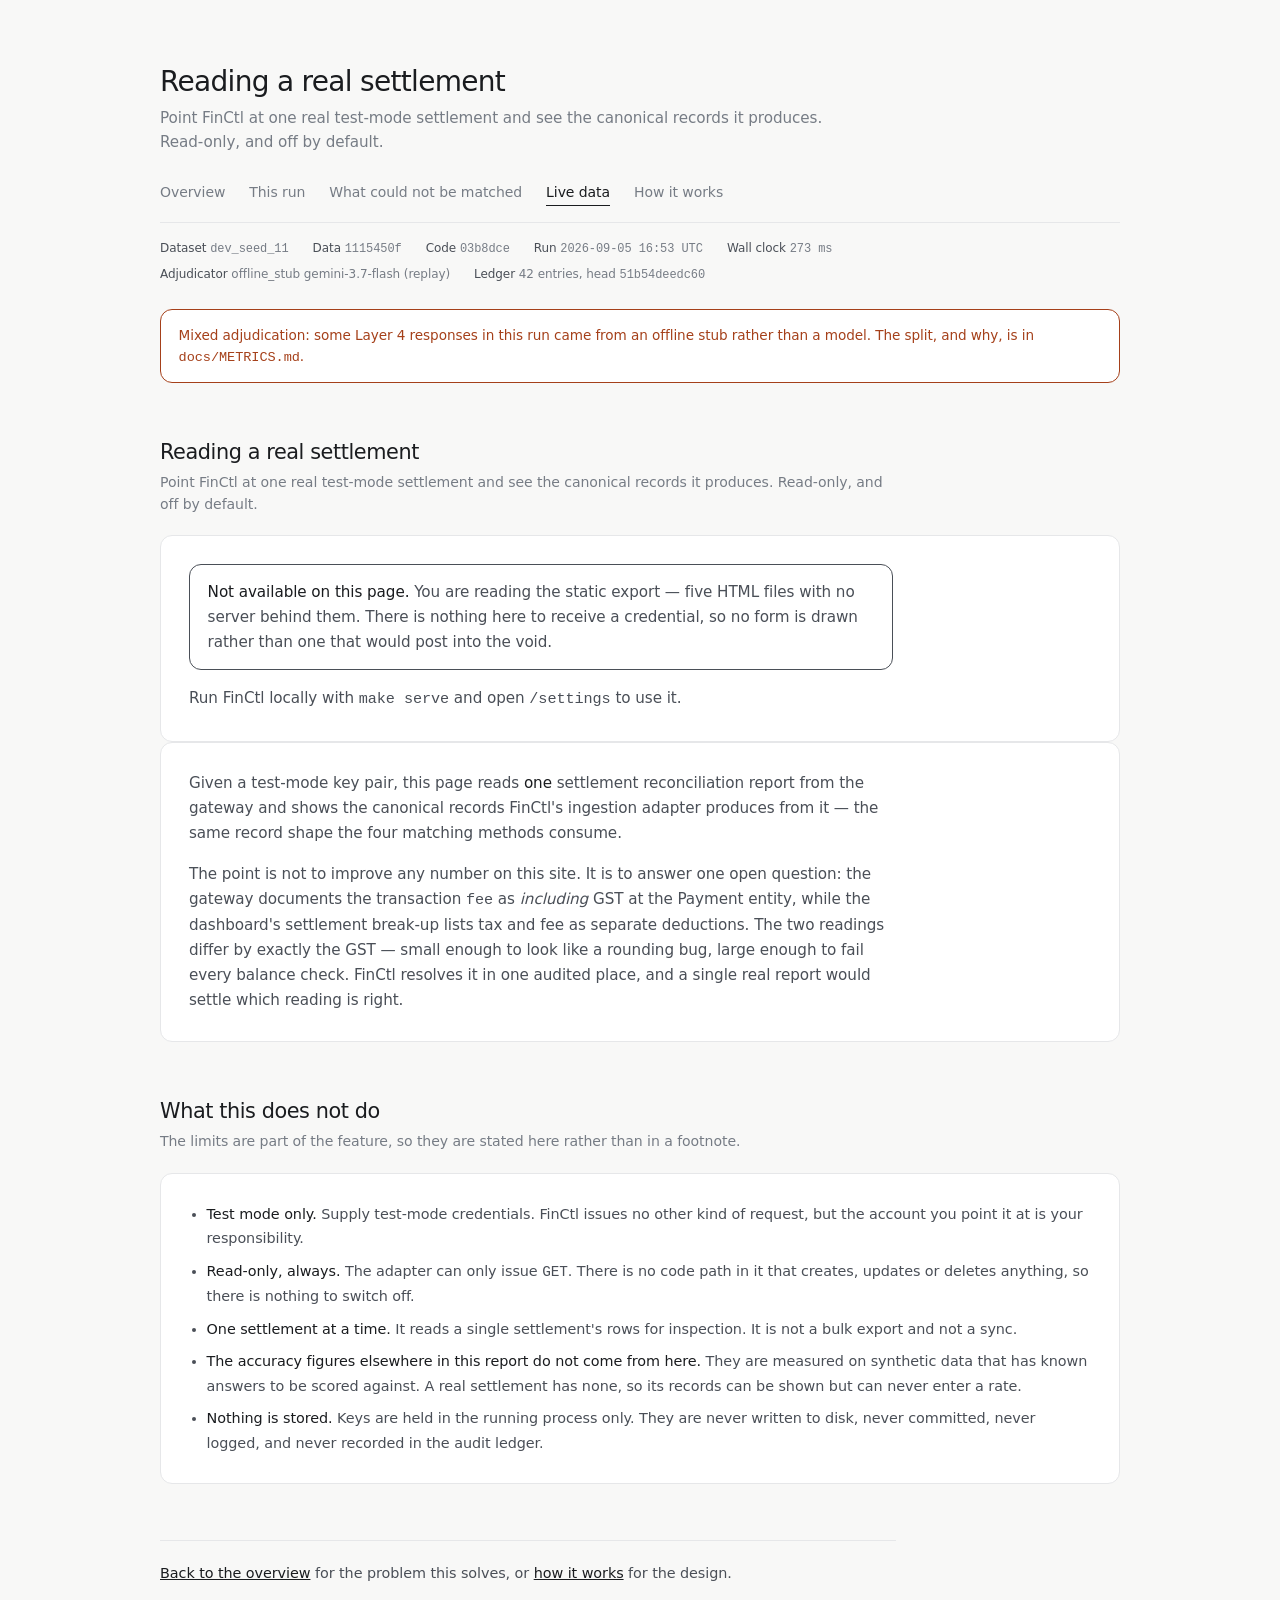
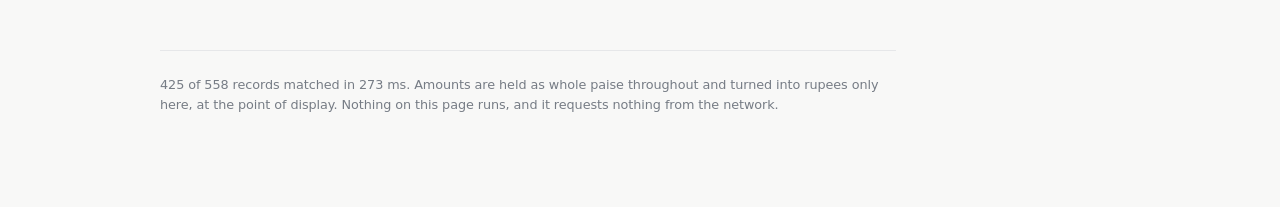
<file: docs/settings.html>
<!DOCTYPE html>
<html lang="en">
<head>
<meta charset="utf-8">
<meta name="viewport" content="width=device-width, initial-scale=1">
<title>Reading a real settlement — FinCtl</title>
<meta name="description" content="Point FinCtl at one real test-mode settlement and see the canonical records it produces. Read-only, and off by default.">
<style>
/* FinCtl UI. Inlined into the page by scripts/render_report.py -- kept as a real file so it is
   editable and reviewable, but never fetched at runtime. No framework, no build step.

   Typography follows the Munim Today screen: a large light heading with one grey sentence under
   it saying what the section shows, generous whitespace, hairline-bordered white cards on a
   near-white ground. Text is set in the system sans face; monospace is reserved for money and
   counts, because those are the only things on the page a reader compares column-wise.

   Fonts are system stacks. A webfont would be an external request, and the static report's whole
   claim is that it makes none.

   Palette: grayscale, plus exactly two accents. One for money that reconciled, one for money that
   did not. A third colour would imply a third outcome, and there are only two. */

:root {
  --ink: #1a1c1f;
  --ink-2: #4a4f57;
  --muted: #767c85;
  --hair: #e6e7e9;
  --hair-2: #f0f1f2;
  --ground: #f8f8f7;
  --card: #ffffff;

  --resolved: #1f6f4a;
  --exception: #a5401a;

  --focus: #1a1c1f;

  --sans: -apple-system, BlinkMacSystemFont, "Segoe UI", "Inter", system-ui, "Helvetica Neue",
    Arial, sans-serif;
  --mono: ui-monospace, SFMono-Regular, "SF Mono", Menlo, Consolas, "Liberation Mono", monospace;

  --radius: 12px;
}

@media (prefers-color-scheme: dark) {
  :root {
    --ink: #e9eaec;
    --ink-2: #b4b9c0;
    --muted: #8e949c;
    --hair: #2b2e34;
    --hair-2: #23262b;
    --ground: #131519;
    --card: #191c21;

    --resolved: #52b184;
    --exception: #dd8055;

    --focus: #e9eaec;
  }
}

* { box-sizing: border-box; }

html { -webkit-text-size-adjust: 100%; }

body {
  margin: 0;
  padding: 4rem 1.5rem 6rem;
  background: var(--ground);
  color: var(--ink);
  font: 400 15px/1.6 var(--sans);
  letter-spacing: -0.005em;
}

main { max-width: 60rem; margin: 0 auto; }

/* Money and counts only. Everything else is the sans face. */
.num, .mono {
  font-family: var(--mono);
  font-variant-numeric: tabular-nums;
  font-feature-settings: "tnum";
  text-align: right;
  white-space: nowrap;
}
.mono { text-align: left; }

/* --- header ------------------------------------------------------------------------------ */

header { margin-bottom: 3.5rem; }

h1 {
  font-size: 1.75rem;
  font-weight: 300;
  letter-spacing: -0.025em;
  margin: 0 0 .5rem;
  line-height: 1.25;
}

.tagline {
  color: var(--muted);
  margin: 0 0 1.5rem;
  font-size: .95rem;
  max-width: 44rem;
  line-height: 1.55;
}

.provenance {
  color: var(--muted);
  font-size: .75rem;
  margin: 0;
  display: flex;
  flex-wrap: wrap;
  gap: .35rem 1.5rem;
}
.provenance b { font-weight: 500; color: var(--ink-2); }
.provenance .v { font-family: var(--mono); font-variant-numeric: tabular-nums; }

.warn {
  color: var(--exception);
  background: var(--card);
  border: 1px solid currentColor;
  border-radius: var(--radius);
  padding: .9rem 1.1rem;
  font-size: .85rem;
  line-height: 1.55;
  margin: 1.5rem 0 0;
}

/* --- sections ---------------------------------------------------------------------------- */

section { margin-bottom: 3.5rem; }

h2 {
  font-size: 1.3rem;
  font-weight: 300;
  letter-spacing: -0.02em;
  color: var(--ink);
  margin: 0 0 .35rem;
  line-height: 1.3;
}

/* The single grey sentence under every heading, saying what the section shows. */
.says {
  color: var(--muted);
  font-size: .88rem;
  margin: 0 0 1.25rem;
  max-width: 46rem;
  line-height: 1.55;
}

/* The caption under a figure, saying how to read what is above it. */
.caption {
  color: var(--muted);
  font-size: .82rem;
  margin: 1rem 0 0;
  max-width: 46rem;
  line-height: 1.6;
}

.card {
  background: var(--card);
  border: 1px solid var(--hair);
  border-radius: var(--radius);
  padding: 1.75rem;
}
.card.flush { padding: 0; overflow: hidden; }

/* --- intro ------------------------------------------------------------------------------- */

.intro p {
  margin: 0 0 1rem;
  max-width: 44rem;
  font-size: .95rem;
  line-height: 1.65;
  color: var(--ink-2);
}
.intro p:last-child { margin-bottom: 0; }
.intro strong { color: var(--ink); font-weight: 500; }
.intro .lede { color: var(--ink); font-size: 1rem; }

/* The worked example. A definition list, so the figures line up in their own column without a
   table's header row implying more structure than three numbers need. */
.worked {
  margin: 1.5rem 0;
  padding: 1.25rem 1.4rem;
  background: var(--ground);
  border-radius: calc(var(--radius) - 4px);
  border: 1px solid var(--hair-2);
}
.worked dl {
  margin: 0;
  display: grid;
  grid-template-columns: 1fr auto;
  gap: .55rem 1.5rem;
  align-items: baseline;
}
.worked dt { color: var(--ink-2); font-size: .88rem; }
.worked dt small { display: block; color: var(--muted); font-size: .76rem; margin-top: .15rem; }
.worked dd {
  margin: 0;
  font-family: var(--mono);
  font-variant-numeric: tabular-nums;
  text-align: right;
  white-space: nowrap;
  font-size: .9rem;
}
.worked dt.gap, .worked dd.gap { padding-top: .7rem; border-top: 1px solid var(--hair); }
.worked dd.gap { color: var(--exception); }
.worked dd.closed { color: var(--resolved); }

/* --- metrics strip ----------------------------------------------------------------------- */

/* Three columns exactly, not auto-fit. There are six cells, and `auto-fit` resolved to five at
   this width, leaving one cell alone on a second row beside four cells' worth of bare grid
   background. A fixed 3x2 divides evenly. */
.strip {
  display: grid;
  grid-template-columns: repeat(3, 1fr);
  gap: 1px;
  background: var(--hair);
  border: 1px solid var(--hair);
  border-radius: var(--radius);
  overflow: hidden;
  margin: 0;
}

.cell { background: var(--card); padding: 1.25rem 1.3rem; }
.cell dt { color: var(--muted); font-size: .78rem; margin: 0 0 .5rem; font-weight: 400; }
.cell dd {
  margin: 0;
  font-family: var(--mono);
  font-variant-numeric: tabular-nums;
  font-size: 1.4rem;
  font-weight: 400;
  letter-spacing: -0.02em;
  line-height: 1.15;
}
.cell .sub {
  display: block;
  font-family: var(--sans);
  font-size: .76rem;
  color: var(--muted);
  margin-top: .45rem;
  letter-spacing: 0;
}
.cell.good dd { color: var(--resolved); }
.cell.bad dd { color: var(--exception); }

/* --- cascade ----------------------------------------------------------------------------- */

.cascade { display: flex; flex-direction: column; gap: .9rem; }

/* Three columns: label, bar, figures. The figures used to be overlaid on the bar with a
   text-shadow meant to keep them legible over the fill, the track and both accents at once. A
   screenshot showed it does not work -- dark text on the dark green fill is unreadable. Giving
   the numbers their own column is legible unconditionally and needs no trick. */
.rung {
  display: grid;
  grid-template-columns: 12.5rem 1fr 13rem;
  gap: 1.25rem;
  align-items: center;
}
.rung .lbl { font-size: .9rem; color: var(--ink); }
.rung .lbl small { display: block; color: var(--muted); font-size: .74rem; margin-top: .15rem; }

.track {
  background: var(--hair-2);
  border-radius: 3px;
  height: 1.9rem;
  display: flex;
  align-items: center;
}

/* Width is set inline from the data, because the value IS the datum -- a stylesheet cannot know
   it. Nothing else about the bar is inline. */
.fill { height: 100%; background: var(--resolved); border-radius: 3px; min-width: 3px; }
.rung.dead .fill { background: var(--muted); }
.rung.out .fill { background: var(--exception); }

.rung .qty {
  font-size: .8rem;
  color: var(--ink);
  font-family: var(--mono);
  font-variant-numeric: tabular-nums;
  white-space: nowrap;
}
.rung .qty .of { color: var(--muted); font-family: var(--sans); }

/* --- exception queue --------------------------------------------------------------------- */

.by-type { width: 100%; border-collapse: collapse; font-size: .88rem; }
.by-type th {
  text-align: left;
  font-weight: 500;
  color: var(--muted);
  font-size: .76rem;
  padding: 0 .75rem .6rem 0;
  border-bottom: 1px solid var(--hair);
}
.by-type th.num { padding-right: 0; }
.by-type td { padding: .55rem .75rem .55rem 0; border-bottom: 1px solid var(--hair-2); }
.by-type td.num { padding-right: 0; }
.by-type tr:last-child td { border-bottom: none; }

.queue { display: flex; flex-direction: column; }

/* <details>/<summary> rather than a scripted table: keyboard operation, Enter/Space, and screen
   reader expanded-state come from the element for free, and no JS means no way for the toggle to
   break. The grid gives the alignment a table would. */
.item { border-bottom: 1px solid var(--hair); }
.item:last-child { border-bottom: none; }

.item > summary {
  display: grid;
  grid-template-columns: 1.25rem 1fr 5.5rem 10.5rem;
  gap: .9rem;
  align-items: baseline;
  padding: 1rem 1.75rem;
  cursor: pointer;
  list-style: none;
  font-size: .9rem;
}
.item > summary::-webkit-details-marker { display: none; }
.item > summary:hover { background: var(--ground); }
.item[open] > summary { background: var(--ground); }

/* Text marker, not an icon. */
.item > summary .mark { color: var(--muted); user-select: none; font-family: var(--mono); }
.item > summary .mark::before { content: "+"; }
.item[open] > summary .mark::before { content: "\2212"; }

.item > summary .what { color: var(--ink); }
.item > summary .where {
  display: block;
  color: var(--muted);
  font-size: .76rem;
  margin-top: .25rem;
}
.item > summary .cnt {
  color: var(--muted);
  font-size: .82rem;
  font-family: var(--mono);
  font-variant-numeric: tabular-nums;
  text-align: right;
}
.item > summary .amt {
  color: var(--exception);
  font-family: var(--mono);
  font-variant-numeric: tabular-nums;
  text-align: right;
}

.body { padding: .25rem 1.75rem 1.75rem 4rem; }
.body > p { margin: 1rem 0 0; font-size: .88rem; color: var(--ink-2); max-width: 46rem; line-height: 1.6; }

.body h3 {
  font-size: .78rem;
  font-weight: 500;
  color: var(--muted);
  margin: 1.75rem 0 .7rem;
}
.body h3 .flag { font-weight: 400; color: var(--exception); }
.body h3 .ok { font-weight: 400; color: var(--muted); }

.ev { width: 100%; border-collapse: collapse; font-size: .82rem; }
.ev th {
  text-align: left;
  font-weight: 500;
  color: var(--muted);
  font-size: .74rem;
  padding: 0 .75rem .4rem 0;
  border-bottom: 1px solid var(--hair);
  white-space: nowrap;
}
.ev th.num { padding-right: 0; }
.ev td { padding: .45rem .75rem; border-bottom: 1px solid var(--hair-2); vertical-align: top; }
.ev td:first-child { padding-left: 0; }
.ev td.num { padding-right: 0; }
.ev tr:last-child td { border-bottom: none; }
.ev .rid { font-family: var(--mono); color: var(--ink-2); white-space: nowrap; }
.ev .keys { color: var(--muted); font-size: .76rem; }
.ev .keys span { margin-right: .9rem; white-space: nowrap; }
.ev .pair td { border-bottom: none; padding-bottom: .1rem; padding-top: .8rem; }
.ev .pairsum { color: var(--resolved); }

.subset { margin: 0 0 .45rem; font-size: .82rem; }
.subset .ids { font-family: var(--mono); color: var(--ink-2); }
.subset .eq { color: var(--muted); }
.subset .pairsum { font-family: var(--mono); color: var(--resolved); }

.trail { width: 100%; border-collapse: collapse; font-size: .8rem; }
.trail th {
  text-align: left; font-weight: 500; color: var(--muted); font-size: .74rem;
  padding: 0 .75rem .4rem 0; border-bottom: 1px solid var(--hair);
}
.trail th.num { padding-right: 0; }
.trail td { padding: .45rem .75rem; border-bottom: 1px solid var(--hair-2); vertical-align: top; }
.trail td:first-child { padding-left: 0; }
.trail tr:last-child td { border-bottom: none; }
.trail .hash { font-family: var(--mono); color: var(--muted); white-space: nowrap; }
.trail .det { color: var(--ink-2); line-height: 1.5; }

/* Terminal and empty states get a sentence, not a shrug. */
.empty {
  padding: 2.5rem 1.75rem;
  color: var(--muted);
  font-size: .9rem;
  line-height: 1.6;
  text-align: center;
}
.empty strong { display: block; color: var(--ink); font-weight: 400; margin-bottom: .4rem; font-size: .95rem; }
.empty code {
  font-family: var(--mono);
  color: var(--ink);
  background: var(--ground);
  border: 1px solid var(--hair);
  padding: .1rem .4rem;
  border-radius: 4px;
  font-size: .85em;
}

/* --- raw blocks -------------------------------------------------------------------------- */

pre {
  background: var(--ground);
  border: 1px solid var(--hair-2);
  border-radius: calc(var(--radius) - 4px);
  padding: 1.1rem 1.2rem;
  overflow-x: auto;
  font-family: var(--mono);
  font-variant-numeric: tabular-nums;
  font-size: .74rem;
  line-height: 1.6;
  margin: 0;
}

details.raw { border-top: 1px solid var(--hair-2); }
details.raw:first-of-type { border-top: none; }
details.raw > summary {
  cursor: pointer;
  font-size: .88rem;
  color: var(--ink-2);
  padding: 1rem 0;
  list-style: none;
}
details.raw > summary::-webkit-details-marker { display: none; }
details.raw > summary::before { content: "+"; color: var(--muted); margin-right: .6rem; font-family: var(--mono); }
details.raw[open] > summary::before { content: "\2212"; }
details.raw > summary:hover { color: var(--ink); }
details.raw > pre { margin-bottom: 1.25rem; }

footer {
  margin-top: 4rem;
  padding-top: 1.5rem;
  border-top: 1px solid var(--hair);
  color: var(--muted);
  font-size: .8rem;
  line-height: 1.6;
  max-width: 46rem;
}

/* --- navigation ---------------------------------------------------------------------------- */

/* Text links, no icons, no chrome. The current page is a span rather than a link to itself: a
   control that does nothing is worse than no control (D-0026). */
nav {
  display: flex;
  flex-wrap: wrap;
  gap: .25rem 1.5rem;
  margin: 1.25rem 0 1rem;
  padding-bottom: 1rem;
  border-bottom: 1px solid var(--hair);
  font-size: .875rem;
}

nav a, nav .here {
  text-decoration: none;
  padding: .15rem 0;
  border-bottom: 1px solid transparent;
}

nav a { color: var(--muted); }
nav a:hover { color: var(--ink); border-bottom-color: var(--hair); }

nav .here {
  color: var(--ink);
  font-weight: 500;
  border-bottom-color: var(--ink);
}

/* Skip link: present for keyboard users, out of the way for everyone else. */
.skip {
  position: absolute;
  left: -9999px;
  top: 0;
  background: var(--card);
  color: var(--ink);
  padding: .6rem 1rem;
  border: 1px solid var(--hair);
  border-radius: var(--radius);
  z-index: 10;
}
.skip:focus { left: 1rem; top: 1rem; }

.onward {
  margin-top: 2.5rem;
  padding-top: 1.25rem;
  border-top: 1px solid var(--hair);
  color: var(--ink-2);
  font-size: .9rem;
  line-height: 1.7;
  max-width: 46rem;
}
.onward a { color: var(--ink); }

.onward-list { margin: 0; display: grid; gap: .35rem .75rem; }
.onward-list dt { margin-top: .85rem; font-weight: 500; }
.onward-list dt:first-child { margin-top: 0; }
.onward-list dd {
  margin: 0;
  color: var(--ink-2);
  font-size: .9rem;
  line-height: 1.65;
}

/* --- exception filtering, in CSS ------------------------------------------------------------ */

/* Filtering with no script at all (D-0026). Each chip is a fragment link to an empty anchor that
   sits immediately before the queue; `:target` on that anchor lets a sibling combinator reach in
   and hide every row of a different type. The back button works because these are real history
   entries, and it degrades to "everything shown" when no fragment is set. */

.filters {
  display: flex;
  flex-wrap: wrap;
  gap: .5rem;
  margin: 0 0 1.25rem;
}

.filters .chip {
  display: inline-flex;
  align-items: baseline;
  gap: .5rem;
  padding: .35rem .7rem;
  border: 1px solid var(--hair);
  border-radius: 999px;
  background: var(--card);
  color: var(--ink-2);
  font-size: .8rem;
  text-decoration: none;
}

.filters .chip:hover { color: var(--ink); border-color: var(--ink-2); }

.filters .chip .cnt {
  color: var(--muted);
  font-family: var(--mono);
  font-variant-numeric: tabular-nums;
  font-size: .75rem;
}

/* The anchors themselves are invisible and carry nothing. */
.ftarget { display: block; height: 0; overflow: hidden; }

/* Targeting any filter anchor hides every row; the matching rule then re-shows its own
   type. The exception types are a CLOSED enum (core/results.py), so these rules are
   enumerable rather than open-ended, and a test asserts every member of that enum has one
   here — otherwise adding a type would silently produce a filter that hides everything. */
.ftarget:target ~ .card .item { display: none; }
#f-all:target ~ .card .item { display: block; }
#f-AMBIGUOUS:target ~ .card .t-AMBIGUOUS { display: block; }
#f-DISPUTE_UNRESOLVED:target ~ .card .t-DISPUTE_UNRESOLVED { display: block; }
#f-DUPLICATE_REFERENCE:target ~ .card .t-DUPLICATE_REFERENCE { display: block; }
#f-FX_UNRESOLVED:target ~ .card .t-FX_UNRESOLVED { display: block; }
#f-MISSING_BANK_ROW:target ~ .card .t-MISSING_BANK_ROW { display: block; }
#f-MISSING_GATEWAY_ROW:target ~ .card .t-MISSING_GATEWAY_ROW { display: block; }
#f-ON_HOLD_UNRELEASED:target ~ .card .t-ON_HOLD_UNRELEASED { display: block; }
#f-SUBSET_SEARCH_EXHAUSTED:target ~ .card .t-SUBSET_SEARCH_EXHAUSTED { display: block; }
#f-TIMING_OUTSIDE_WINDOW:target ~ .card .t-TIMING_OUTSIDE_WINDOW { display: block; }
#f-UNCLASSIFIED:target ~ .card .t-UNCLASSIFIED { display: block; }
#f-UNEXPLAINED_ADJ:target ~ .card .t-UNEXPLAINED_ADJ { display: block; }
#f-UNPARSEABLE_NARRATION:target ~ .card .t-UNPARSEABLE_NARRATION { display: block; }
#f-VERIFIER_REJECTED:target ~ .card .t-VERIFIER_REJECTED { display: block; }

/* --- focus, motion, small screens -------------------------------------------------------- */

/* Visible focus on everything interactive, including summary elements, which several UA
   stylesheets leave unstyled. */
a:focus-visible,
summary:focus-visible,
[tabindex]:focus-visible {
  outline: 2px solid var(--focus);
  outline-offset: -2px;
  border-radius: 3px;
}
summary:focus:not(:focus-visible) { outline: none; }

@media (prefers-reduced-motion: reduce) {
  *, *::before, *::after {
    animation-duration: 0.01ms !important;
    animation-iteration-count: 1 !important;
    transition-duration: 0.01ms !important;
    scroll-behavior: auto !important;
  }
}

@media (max-width: 46rem) {
  body { padding: 2.25rem 1rem 4rem; font-size: 14px; }
  main { max-width: none; }

  h1 { font-size: 1.45rem; }
  h2 { font-size: 1.15rem; }

  .card { padding: 1.25rem; }
  section { margin-bottom: 2.5rem; }
  header { margin-bottom: 2.5rem; }

  /* The cascade stacks: a 12.5rem label column plus a bar does not fit a phone, and shrinking the
     label to fit would truncate the layer names, which are the point. */
  .rung { grid-template-columns: 1fr; gap: .4rem; }
  .rung .lbl small { display: inline; margin-left: .5rem; }

  /* The worked example keeps its two columns -- the figures are the content, and stacking them
     would break the alignment that makes the subtraction readable. */
  .worked { padding: 1rem; }
  .worked dl { gap: .5rem .75rem; }
  .worked dt { font-size: .82rem; }
  .worked dd { font-size: .82rem; }

  /* Amount stays on its own row and stays right-aligned rather than being dropped -- it is the
     column an operator triages on. */
  .item > summary {
    grid-template-columns: 1.25rem 1fr;
    row-gap: .5rem;
    padding: .9rem 1.25rem;
  }
  .item > summary .cnt,
  .item > summary .amt { grid-column: 2; text-align: left; }
  .item > summary .amt { font-size: .95rem; }

  .body { padding: .25rem 1.25rem 1.25rem 1.25rem; }

  /* Evidence tables scroll rather than reflow: the row-id and amount columns must stay on one
     line to remain comparable. */
  .ev-wrap, .trail-wrap { overflow-x: auto; }

  .cell dd { font-size: 1.25rem; }
}

/* The filter counts are rows, not records, and the two genuinely differ. Said next to the
   controls rather than in a footnote, because that is where the confusion happens. */
.filter-note { margin-top: -.5rem; margin-bottom: 1.25rem; }

/* --- the credential form (D-0027) ---------------------------------------------------------- */

/* The only form in the report, and the only page with a control that acts. It exists on the
   server-rendered /settings page and is deliberately absent from the static export, where there
   would be nothing to receive it. */

form.keys { margin: 0; max-width: 34rem; }
form.keys p { margin: 0 0 1rem; display: flex; flex-direction: column; gap: .35rem; }
form.keys p.two { flex-direction: row; gap: .75rem; align-items: flex-end; flex-wrap: wrap; }
form.keys p.two label { align-self: flex-start; }

form.keys label {
  color: var(--ink-2);
  font-size: .8rem;
  letter-spacing: .01em;
}

form.keys input {
  font: inherit;
  font-family: var(--mono);
  font-variant-numeric: tabular-nums;
  padding: .5rem .65rem;
  border: 1px solid var(--hair);
  border-radius: 8px;
  background: var(--ground);
  color: var(--ink);
  min-width: 0;
}

form.keys p.two input { width: 7rem; }
form.keys input:focus-visible { outline: 2px solid var(--focus); outline-offset: -2px; }

form.keys input.submit {
  font-family: var(--sans);
  cursor: pointer;
  align-self: flex-start;
  width: auto;
  padding: .55rem 1.1rem;
  background: var(--ink);
  color: var(--card);
  border-color: var(--ink);
}
form.keys input.submit:hover { opacity: .88; }

/* The limits list. Plain text, no icons -- these are the constraints, not decoration. */
.limits {
  margin: 0;
  padding-left: 1.1rem;
  color: var(--ink-2);
  font-size: .9rem;
  line-height: 1.7;
}
.limits li { margin-bottom: .5rem; }
.limits li:last-child { margin-bottom: 0; }

</style>
</head>
<body>
<a class="skip" href="#main">Skip to content</a>
<main>
  <header>
    <h1>Reading a real settlement</h1>
    <p class="tagline">Point FinCtl at one real test-mode settlement and see the canonical records it produces. Read-only, and off by default.</p>
    <nav aria-label="Sections"><a href="index.html">Overview</a><a href="run.html">This run</a><a href="exceptions.html">What could not be matched</a><span class="here" aria-current="page">Live data</span><a href="about.html">How it works</a></nav>
    <p class="provenance"><span><b>Dataset</b> <span class='v'>dev_seed_11</span></span> <span><b>Data</b> <span class='v'>1115450f</span></span> <span><b>Code</b> <span class='v'>03b8dce</span></span> <span><b>Run</b> <span class='v'>2026-09-05 16:53 UTC</span></span> <span><b>Wall clock</b> <span class='v'>273 ms</span></span> <span><b>Adjudicator</b> offline_stub gemini-3.7-flash (replay)</span> <span><b>Ledger</b> 42 entries, head <span class='v'>51b54deedc60</span></span></p>
    <p class="warn">Mixed adjudication: some Layer 4 responses in this run came from an offline stub rather than a model. The split, and why, is in <code>docs/METRICS.md</code>.</p>
  </header>

  <div id="main">
<section><h2>Reading a real settlement</h2><p class="says">Point FinCtl at one real test-mode settlement and see the canonical records it produces. Read-only, and off by default.</p><div class="card intro"><p class="warn"><strong>Not available on this page.</strong> You are reading the static export — five HTML files with no server behind them. There is nothing here to receive a credential, so no form is drawn rather than one that would post into the void.</p><p>Run FinCtl locally with <code>make serve</code> and open <code>/settings</code> to use it.</p></div><div class="card intro"><p>Given a test-mode key pair, this page reads <strong>one</strong> settlement reconciliation report from the gateway and shows the canonical records FinCtl's ingestion adapter produces from it — the same record shape the four matching methods consume.</p><p>The point is not to improve any number on this site. It is to answer one open question: the gateway documents the transaction <code>fee</code> as <em>including</em> GST at the Payment entity, while the dashboard's settlement break-up lists tax and fee as separate deductions. The two readings differ by exactly the GST — small enough to look like a rounding bug, large enough to fail every balance check. FinCtl resolves it in one audited place, and a single real report would settle which reading is right.</p></div></section><section><h2>What this does not do</h2><p class="says">The limits are part of the feature, so they are stated here rather than in a footnote.</p><div class="card intro"><ul class="limits"><li><strong>Test mode only.</strong> Supply test-mode credentials. FinCtl issues no other kind of request, but the account you point it at is your responsibility.</li><li><strong>Read-only, always.</strong> The adapter can only issue <code>GET</code>. There is no code path in it that creates, updates or deletes anything, so there is nothing to switch off.</li><li><strong>One settlement at a time.</strong> It reads a single settlement's rows for inspection. It is not a bulk export and not a sync.</li><li><strong>The accuracy figures elsewhere in this report do not come from here.</strong> They are measured on synthetic data that has known answers to be scored against. A real settlement has none, so its records can be shown but can never enter a rate.</li><li><strong>Nothing is stored.</strong> Keys are held in the running process only. They are never written to disk, never committed, never logged, and never recorded in the audit ledger.</li></ul></div></section><p class="onward"><a href="index.html">Back to the overview</a> for the problem this solves, or <a href="about.html">how it works</a> for the design.</p>
  </div>

  <footer>425 of 558 records matched in 273 ms. Amounts are held as whole paise throughout and turned into rupees only here, at the point of display. Nothing on this page runs, and it requests nothing from the network.</footer>
</main>
<!-- The figures on this page are also here as JSON, so it is machine-readable without scraping
     the markup. Nothing on this page executes: there is no script, no fetch, and no external
     reference of any kind. Filtering is CSS `:target`, not code. -->
<script id="run-data" type="application/json">{
  "ablation": "\nAblation (same dataset, layers enabled cumulatively)\n  arm                  auto-match   false-match   value matched   exceptions   UNCLASSIFIED\n  exact only (L1)          58.2%         0.00%           57.2%          233             94\n  + netting (L2)           71.3%         0.00%           73.4%          160              4   +13.1pp rec  +16.2pp val\n  + fuzzy (L3)             71.3%         0.00%           73.4%          160              0   +0.0pp rec  +0.0pp val\n  + LLM (L4)               76.2%         0.00%           78.8%          133              0   +4.8pp rec  +5.4pp val\n  False-match rate is reported on every arm: an arm that raises coverage while also\n  raising false matches is a regression being sold as an improvement.\n  Records and value are reported separately because a layer can buy a lot of one and\n  little of the other.",
  "at_risk_paise": 1146129974,
  "auto_matched": 425,
  "block": "Dataset: dev_seed_11  data 1115450f   SHA: 03b8dce   2026-09-05 16:53\nAdjudicator: offline_stub / gemini-3.7-flash   !! STUBBED PROPOSER, not a model (6 responses)\n  ^ counts THIS RUN's responses. 1 cached rule(s) were authored by a real model; those narrations now resolve via the promoted regex, so their fixtures are never consulted and the model does not appear above. Its contribution moved from the response cache into the rules cache, which is what promotion is for.\nRecords processed         558          Wall clock    0.273s\nAuto-matched              425    76.2%   Throughput   2040 rec/s\n  Layer 1  exact            325    58.2%\n  Layer 2  netting           73    13.1%\n  Layer 3  fuzzy              0     0.0%\n  Layer 4  LLM+verified      27     4.8%\nFalse matches               0    0.00%   <- precision, not coverage\nExceptions                133    23.8%    Rs 1,14,61,299.74 at risk\n  correctly flagged        94    70.7%\n  missed matches           39    29.3%\nValue in the run    Rs 8,77,64,133.83          <- see 'value denominator' below\n  value matched     Rs 6,91,46,021.36    78.8%\n  value unmatched   Rs 1,86,18,112.47    21.2%   the two sum to the total, exactly\n  value denominator: per record across all three sources, the same population the record rate uses.\n    One sale is counted up to three times -- as a ledger row, a gateway payment and inside a bank credit --\n    so this exceeds the money that moved. Per source: merchant Rs 2,66,64,589.00  gateway Rs 3,39,09,140.33  bank Rs 2,71,90,404.50\n  NB 'at risk' above is Rs 1,14,61,299.74, which is NOT this figure: it sums each exception's own\n    amount-at-risk (a batch's expected credit, say), not the gross value of every record it names.\n  by type: TIMING_OUTSIDE_WINDOW 44, AMBIGUOUS 43, MISSING_BANK_ROW 32, UNPARSEABLE_NARRATION 32, SUBSET_SEARCH_EXHAUSTED 13, MISSING_GATEWAY_ROW 1\n  by class: absent 56, undetermined 38\nLLM calls                   0   cache hits    6   Calls / 100  0.00 (replay: all 6 responses from cache)\n  cold calls / 100: not measured -- this run replayed from cache, so it cannot report a cold rate. The last cold attempt was terminated by provider quota exhaustion; see docs/METRICS.md.\n  by kind: none (all replayed from fixtures)   MODE=replay\nRules cache                 3 rules   2 promoted from narration the seeded regex missed\n  authored by: google-gemini/gemini-3.7-flash x1, offline_stub/gemini-3.7-flash x1\nAdjudication             0.0s   retries 0   backoff     0s   (0% of wall clock)\nCost / 1000            Rs TBD          USD 0.000000 total\nAudit ledger               42 entries   head 51b54deedc60\nBy mechanism  (delta != 0 batches; ground-truth attribution. refused is a SUCCESS, exhausted is an honest failure)\n  credit_without_parseable_utr       4 batches  resolved 3  refused 0  exhausted 0  unclassified 0  MISSING_BANK_ROW 1\n  duplicate_reference_contamination  2 batches  resolved 2  refused 0  exhausted 0  unclassified 0\n  export_cutoff_skew                 3 batches  resolved 3  refused 0  exhausted 0  unclassified 0\n  multiple_subsets_explain_delta     2 batches  resolved 0  refused 2  exhausted 0  unclassified 0\n  on_hold_release_misdated           2 batches  resolved 2  refused 0  exhausted 0  unclassified 0\n  pool_beyond_node_budget            1 batch    resolved 0  refused 0  exhausted 1  unclassified 0\nRefusals  (declining is a SUCCESS. Two distinct kinds, kept separate on purpose - they were conflated once). STRICTER than the by-pathology row below: that asks whether the engine avoided a wrong answer, this asks whether it gave the right answer for the right reason - a declared AMBIGUOUS, not merely an absence.\n  P7 record-level tie            8/8    records   100.0%\n  M5 batch subset ambiguity      2/2    batches   100.0%\nBy pathology  (records carry >=1, so these OVERLAP and do not sum to 558)\n  P1   502/541  P2    57/66   P3    18/18   P4     3/3    P5     4/4    P6    24/24\n  P7     8/8    P8    24/24   P9    50/50   P10   30/30   P11    2/2    P12   12/14",
  "by_class": {
    "absent": 56,
    "undetermined": 38
  },
  "by_mechanism": {
    "credit_without_parseable_utr": {
      "MISSING_BANK_ROW": 1,
      "batches": 4,
      "exhausted": 0,
      "refused": 0,
      "resolved": 3,
      "unclassified": 0
    },
    "duplicate_reference_contamination": {
      "batches": 2,
      "exhausted": 0,
      "refused": 0,
      "resolved": 2,
      "unclassified": 0
    },
    "export_cutoff_skew": {
      "batches": 3,
      "exhausted": 0,
      "refused": 0,
      "resolved": 3,
      "unclassified": 0
    },
    "multiple_subsets_explain_delta": {
      "batches": 2,
      "exhausted": 0,
      "refused": 2,
      "resolved": 0,
      "unclassified": 0
    },
    "on_hold_release_misdated": {
      "batches": 2,
      "exhausted": 0,
      "refused": 0,
      "resolved": 2,
      "unclassified": 0
    },
    "pool_beyond_node_budget": {
      "batches": 1,
      "exhausted": 1,
      "refused": 0,
      "resolved": 0,
      "unclassified": 0
    }
  },
  "by_type": {
    "AMBIGUOUS": 43,
    "MISSING_BANK_ROW": 32,
    "MISSING_GATEWAY_ROW": 1,
    "SUBSET_SEARCH_EXHAUSTED": 13,
    "TIMING_OUTSIDE_WINDOW": 44,
    "UNPARSEABLE_NARRATION": 32
  },
  "correctly_flagged": 94,
  "dataset": "dev_seed_11",
  "entering": {
    "1": 558,
    "2": 233,
    "3": 160,
    "4": 160
  },
  "exception_items": [
    {
      "amount_at_risk_paise": 411156315,
      "audit_trail": [
        {
          "confidence": 100,
          "decision": "raise_exception",
          "detail": "44 gateway rows carry no settlement assignment, and no in-period batch needed them. Their settlement falls outside the period this export covers - pending writeback, not a reconciliation failure.",
          "entry_hash": "bfec27888b38",
          "layer": 4,
          "model": "gemini-3.7-flash",
          "outcome": "TIMING_OUTSIDE_WINDOW",
          "provider": "offline_stub",
          "seq": 39
        }
      ],
      "detail": "44 gateway rows carry no settlement assignment, and no in-period batch needed them. Their settlement falls outside the period this export covers - pending writeback, not a reconciliation failure.",
      "evidence": [],
      "evidence_complete": true,
      "evidence_found": 0,
      "evidence_truncated": false,
      "id": "ex012",
      "layer": 4,
      "record_ids": [
        "gw_000022",
        "gw_000025",
        "gw_000026",
        "gw_000028",
        "gw_000030",
        "gw_000033",
        "gw_000034",
        "gw_000035",
        "gw_000036",
        "gw_000037",
        "gw_000039",
        "gw_000040",
        "gw_000042",
        "gw_000043",
        "gw_000044",
        "gw_000045",
        "gw_000046",
        "gw_000047",
        "gw_000048",
        "gw_000049",
        "gw_000050",
        "gw_000051",
        "gw_000052",
        "gw_000053",
        "gw_000054",
        "gw_000055",
        "gw_000056",
        "gw_000057",
        "gw_000058",
        "gw_000059",
        "gw_000148",
        "gw_000149",
        "gw_000150",
        "gw_000151",
        "gw_000152",
        "gw_000288",
        "gw_000289",
        "gw_000290",
        "gw_000291",
        "gw_000292",
        "gw_000293",
        "gw_000294",
        "gw_000299",
        "gw_000300"
      ],
      "type": "TIMING_OUTSIDE_WINDOW"
    },
    {
      "amount_at_risk_paise": 132893704,
      "audit_trail": [
        {
          "confidence": 100,
          "decision": "raise_exception",
          "detail": "search hit its nodes bound at subset size 8 after 200001 nodes over 62 candidates, with 0 subsets found so far - a lower bound, not a total. Neither a match nor an ambiguity can be claimed from an incomplete search.",
          "entry_hash": "bcead4d07560",
          "layer": 2,
          "model": null,
          "outcome": "SUBSET_SEARCH_EXHAUSTED",
          "provider": null,
          "seq": 38
        }
      ],
      "detail": "search hit its nodes bound at subset size 8 after 200001 nodes over 62 candidates, with 0 subsets found so far - a lower bound, not a total. Neither a match nor an ambiguity can be claimed from an incomplete search.",
      "evidence": [],
      "evidence_complete": false,
      "evidence_found": 0,
      "evidence_truncated": false,
      "id": "ex004",
      "layer": 2,
      "record_ids": [
        "gw_000015",
        "gw_000016",
        "gw_000017",
        "gw_000018",
        "gw_000019",
        "gw_000020",
        "bk_000003",
        "ml_000015",
        "ml_000016",
        "ml_000017",
        "ml_000018",
        "ml_000019",
        "ml_000020"
      ],
      "type": "SUBSET_SEARCH_EXHAUSTED"
    },
    {
      "amount_at_risk_paise": 86904639,
      "audit_trail": [
        {
          "confidence": 100,
          "decision": "raise_exception",
          "detail": "setl_000028 settled with UTR 1585862611g2e9cy but no bank credit carries that reference. Absence, not mismatch: there is no scalar to reconstruct against, so no search is attempted.",
          "entry_hash": "924b13fc01d0",
          "layer": 1,
          "model": null,
          "outcome": "MISSING_BANK_ROW",
          "provider": null,
          "seq": 36
        },
        {
          "confidence": 100,
          "decision": "raise_exception",
          "detail": "setl_000028 settled with UTR 1585862611g2e9cy and no bank credit carries that reference in either its reference column or a parseable narration. A credit with unreadable narration is present in this statement, so this may be a formatting problem rather than a feed gap - a human should read the narration.",
          "entry_hash": "51b54deedc60",
          "layer": 4,
          "model": "gemini-3.7-flash",
          "outcome": "UNPARSEABLE_NARRATION",
          "provider": "offline_stub",
          "seq": 42
        }
      ],
      "detail": "setl_000028 settled with UTR 1585862611g2e9cy but no bank credit carries that reference. Absence, not mismatch: there is no scalar to reconstruct against, so no search is attempted.",
      "evidence": [],
      "evidence_complete": true,
      "evidence_found": 0,
      "evidence_truncated": false,
      "id": "ex002",
      "layer": 1,
      "record_ids": [
        "gw_000233",
        "gw_000234",
        "gw_000235",
        "gw_000236",
        "gw_000237",
        "gw_000238",
        "ml_000171",
        "ml_000172",
        "ml_000173",
        "ml_000174",
        "ml_000175",
        "ml_000176"
      ],
      "type": "MISSING_BANK_ROW"
    },
    {
      "amount_at_risk_paise": 86904639,
      "audit_trail": [
        {
          "confidence": 100,
          "decision": "raise_exception",
          "detail": "setl_000028 settled with UTR 1585862611g2e9cy but no bank credit carries that reference. Absence, not mismatch: there is no scalar to reconstruct against, so no search is attempted.",
          "entry_hash": "924b13fc01d0",
          "layer": 1,
          "model": null,
          "outcome": "MISSING_BANK_ROW",
          "provider": null,
          "seq": 36
        },
        {
          "confidence": 100,
          "decision": "raise_exception",
          "detail": "setl_000028 settled with UTR 1585862611g2e9cy and no bank credit carries that reference in either its reference column or a parseable narration. A credit with unreadable narration is present in this statement, so this may be a formatting problem rather than a feed gap - a human should read the narration.",
          "entry_hash": "51b54deedc60",
          "layer": 4,
          "model": "gemini-3.7-flash",
          "outcome": "UNPARSEABLE_NARRATION",
          "provider": "offline_stub",
          "seq": 42
        }
      ],
      "detail": "setl_000028 settled with UTR 1585862611g2e9cy and no bank credit carries that reference in either its reference column or a parseable narration. A credit with unreadable narration is present in this statement, so this may be a formatting problem rather than a feed gap - a human should read the narration.",
      "evidence": [],
      "evidence_complete": true,
      "evidence_found": 0,
      "evidence_truncated": false,
      "id": "ex011",
      "layer": 4,
      "record_ids": [
        "gw_000233",
        "gw_000234",
        "gw_000235",
        "gw_000236",
        "gw_000237",
        "gw_000238",
        "ml_000171",
        "ml_000172",
        "ml_000173",
        "ml_000174",
        "ml_000175",
        "ml_000176"
      ],
      "type": "UNPARSEABLE_NARRATION"
    },
    {
      "amount_at_risk_paise": 78199779,
      "audit_trail": [
        {
          "confidence": 100,
          "decision": "raise_exception",
          "detail": "setl_000023 settled with UTR 1675464054gdi3eg but no bank credit carries that reference. Absence, not mismatch: there is no scalar to reconstruct against, so no search is attempted.",
          "entry_hash": "4389f90d9cfa",
          "layer": 1,
          "model": null,
          "outcome": "MISSING_BANK_ROW",
          "provider": null,
          "seq": 34
        },
        {
          "confidence": 100,
          "decision": "raise_exception",
          "detail": "setl_000023 settled with UTR 1675464054gdi3eg and no bank credit carries that reference in either its reference column or a parseable narration. A credit with unreadable narration is present in this statement, so this may be a formatting problem rather than a feed gap - a human should read the narration.",
          "entry_hash": "09695c3a259a",
          "layer": 4,
          "model": "gemini-3.7-flash",
          "outcome": "UNPARSEABLE_NARRATION",
          "provider": "offline_stub",
          "seq": 40
        }
      ],
      "detail": "setl_000023 settled with UTR 1675464054gdi3eg but no bank credit carries that reference. Absence, not mismatch: there is no scalar to reconstruct against, so no search is attempted.",
      "evidence": [],
      "evidence_complete": true,
      "evidence_found": 0,
      "evidence_truncated": false,
      "id": "ex000",
      "layer": 1,
      "record_ids": [
        "gw_000197",
        "gw_000198",
        "gw_000199",
        "gw_000200",
        "gw_000201",
        "gw_000202",
        "ml_000135",
        "ml_000136",
        "ml_000137",
        "ml_000138",
        "ml_000139",
        "ml_000140"
      ],
      "type": "MISSING_BANK_ROW"
    },
    {
      "amount_at_risk_paise": 78199779,
      "audit_trail": [
        {
          "confidence": 100,
          "decision": "raise_exception",
          "detail": "setl_000023 settled with UTR 1675464054gdi3eg but no bank credit carries that reference. Absence, not mismatch: there is no scalar to reconstruct against, so no search is attempted.",
          "entry_hash": "4389f90d9cfa",
          "layer": 1,
          "model": null,
          "outcome": "MISSING_BANK_ROW",
          "provider": null,
          "seq": 34
        },
        {
          "confidence": 100,
          "decision": "raise_exception",
          "detail": "setl_000023 settled with UTR 1675464054gdi3eg and no bank credit carries that reference in either its reference column or a parseable narration. A credit with unreadable narration is present in this statement, so this may be a formatting problem rather than a feed gap - a human should read the narration.",
          "entry_hash": "09695c3a259a",
          "layer": 4,
          "model": "gemini-3.7-flash",
          "outcome": "UNPARSEABLE_NARRATION",
          "provider": "offline_stub",
          "seq": 40
        }
      ],
      "detail": "setl_000023 settled with UTR 1675464054gdi3eg and no bank credit carries that reference in either its reference column or a parseable narration. A credit with unreadable narration is present in this statement, so this may be a formatting problem rather than a feed gap - a human should read the narration.",
      "evidence": [],
      "evidence_complete": true,
      "evidence_found": 0,
      "evidence_truncated": false,
      "id": "ex009",
      "layer": 4,
      "record_ids": [
        "gw_000197",
        "gw_000198",
        "gw_000199",
        "gw_000200",
        "gw_000201",
        "gw_000202",
        "ml_000135",
        "ml_000136",
        "ml_000137",
        "ml_000138",
        "ml_000139",
        "ml_000140"
      ],
      "type": "UNPARSEABLE_NARRATION"
    },
    {
      "amount_at_risk_paise": 51707899,
      "audit_trail": [
        {
          "confidence": 100,
          "decision": "raise_exception",
          "detail": "setl_000024 settled with UTR 182473832603xxzm but no bank credit carries that reference. Absence, not mismatch: there is no scalar to reconstruct against, so no search is attempted.",
          "entry_hash": "ad9d2411bd65",
          "layer": 1,
          "model": null,
          "outcome": "MISSING_BANK_ROW",
          "provider": null,
          "seq": 35
        },
        {
          "confidence": 100,
          "decision": "raise_exception",
          "detail": "setl_000024 settled with UTR 182473832603xxzm and no bank credit carries that reference in either its reference column or a parseable narration. A credit with unreadable narration is present in this statement, so this may be a formatting problem rather than a feed gap - a human should read the narration.",
          "entry_hash": "e49cc48ab4e4",
          "layer": 4,
          "model": "gemini-3.7-flash",
          "outcome": "UNPARSEABLE_NARRATION",
          "provider": "offline_stub",
          "seq": 41
        }
      ],
      "detail": "setl_000024 settled with UTR 182473832603xxzm but no bank credit carries that reference. Absence, not mismatch: there is no scalar to reconstruct against, so no search is attempted.",
      "evidence": [],
      "evidence_complete": true,
      "evidence_found": 0,
      "evidence_truncated": false,
      "id": "ex001",
      "layer": 1,
      "record_ids": [
        "gw_000203",
        "gw_000204",
        "gw_000205",
        "gw_000206",
        "ml_000141",
        "ml_000142",
        "ml_000143",
        "ml_000144"
      ],
      "type": "MISSING_BANK_ROW"
    },
    {
      "amount_at_risk_paise": 51707899,
      "audit_trail": [
        {
          "confidence": 100,
          "decision": "raise_exception",
          "detail": "bank credit bk_000023 carries reference (none) which matches no settlement. Narration: 'NEFT CR-RAZORPAY SOFTWARE-SETTLEMENT'",
          "entry_hash": "51aefd4fcab6",
          "layer": 1,
          "model": null,
          "outcome": "MISSING_GATEWAY_ROW",
          "provider": null,
          "seq": 37
        }
      ],
      "detail": "bank credit bk_000023 carries reference (none) which matches no settlement. Narration: 'NEFT CR-RAZORPAY SOFTWARE-SETTLEMENT'",
      "evidence": [],
      "evidence_complete": true,
      "evidence_found": 0,
      "evidence_truncated": false,
      "id": "ex003",
      "layer": 1,
      "record_ids": [
        "bk_000023"
      ],
      "type": "MISSING_GATEWAY_ROW"
    },
    {
      "amount_at_risk_paise": 51707899,
      "audit_trail": [
        {
          "confidence": 100,
          "decision": "raise_exception",
          "detail": "setl_000024 settled with UTR 182473832603xxzm but no bank credit carries that reference. Absence, not mismatch: there is no scalar to reconstruct against, so no search is attempted.",
          "entry_hash": "ad9d2411bd65",
          "layer": 1,
          "model": null,
          "outcome": "MISSING_BANK_ROW",
          "provider": null,
          "seq": 35
        },
        {
          "confidence": 100,
          "decision": "raise_exception",
          "detail": "setl_000024 settled with UTR 182473832603xxzm and no bank credit carries that reference in either its reference column or a parseable narration. A credit with unreadable narration is present in this statement, so this may be a formatting problem rather than a feed gap - a human should read the narration.",
          "entry_hash": "e49cc48ab4e4",
          "layer": 4,
          "model": "gemini-3.7-flash",
          "outcome": "UNPARSEABLE_NARRATION",
          "provider": "offline_stub",
          "seq": 41
        }
      ],
      "detail": "setl_000024 settled with UTR 182473832603xxzm and no bank credit carries that reference in either its reference column or a parseable narration. A credit with unreadable narration is present in this statement, so this may be a formatting problem rather than a feed gap - a human should read the narration.",
      "evidence": [],
      "evidence_complete": true,
      "evidence_found": 0,
      "evidence_truncated": false,
      "id": "ex010",
      "layer": 4,
      "record_ids": [
        "gw_000203",
        "gw_000204",
        "gw_000205",
        "gw_000206",
        "ml_000141",
        "ml_000142",
        "ml_000143",
        "ml_000144"
      ],
      "type": "UNPARSEABLE_NARRATION"
    },
    {
      "amount_at_risk_paise": 36543400,
      "audit_trail": [
        {
          "confidence": 100,
          "decision": "raise_exception",
          "detail": "2 ledger rows and 2 gateway payments of Rs 1,82,717.00 are mutually interchangeable: every candidate pairing is equally optimal, so nothing in the data says which payment belongs to which order. The money reconciles either way; the attribution does not, and attributing a payment to the wrong customer is a wrong statement about that customer's account. Refused rather than picked. | evidence 4/4: [ml_000222+gw_000295]=18271700; [ml_000222+gw_000296]=18271700; [ml_000223+gw_000295]=18271700; [ml_000223+gw_000296]=18271700",
          "entry_hash": "4a73b5ad5f1f",
          "layer": 3,
          "model": null,
          "outcome": "AMBIGUOUS",
          "provider": null,
          "seq": 32
        }
      ],
      "detail": "2 ledger rows and 2 gateway payments of Rs 1,82,717.00 are mutually interchangeable: every candidate pairing is equally optimal, so nothing in the data says which payment belongs to which order. The money reconciles either way; the attribution does not, and attributing a payment to the wrong customer is a wrong statement about that customer's account. Refused rather than picked.",
      "evidence": [
        {
          "row_ids": [
            "ml_000222",
            "gw_000295"
          ],
          "sum_paise": 18271700
        },
        {
          "row_ids": [
            "ml_000222",
            "gw_000296"
          ],
          "sum_paise": 18271700
        },
        {
          "row_ids": [
            "ml_000223",
            "gw_000295"
          ],
          "sum_paise": 18271700
        },
        {
          "row_ids": [
            "ml_000223",
            "gw_000296"
          ],
          "sum_paise": 18271700
        }
      ],
      "evidence_complete": true,
      "evidence_found": 4,
      "evidence_truncated": false,
      "id": "ex007",
      "layer": 3,
      "record_ids": [
        "ml_000222",
        "ml_000223",
        "gw_000295",
        "gw_000296"
      ],
      "type": "AMBIGUOUS"
    },
    {
      "amount_at_risk_paise": 29429672,
      "audit_trail": [
        {
          "confidence": 100,
          "decision": "raise_exception",
          "detail": "2 distinct subsets of size 5 each close delta Rs 2,94,296.72, so the arithmetic does not determine which rows settled. Refused rather than picking one. 10 pool rows are implicated across the candidate subsets. | evidence 2/2: [gw_000060+gw_000024+gw_000041+gw_000032+gw_000029]=29429672; [gw_000031+gw_000021+gw_000023+gw_000027+gw_000038]=29429672",
          "entry_hash": "05b91a01365f",
          "layer": 2,
          "model": null,
          "outcome": "AMBIGUOUS",
          "provider": null,
          "seq": 30
        }
      ],
      "detail": "2 distinct subsets of size 5 each close delta Rs 2,94,296.72, so the arithmetic does not determine which rows settled. Refused rather than picking one. 10 pool rows are implicated across the candidate subsets.",
      "evidence": [
        {
          "row_ids": [
            "gw_000060",
            "gw_000024",
            "gw_000041",
            "gw_000032",
            "gw_000029"
          ],
          "sum_paise": 29429672
        },
        {
          "row_ids": [
            "gw_000031",
            "gw_000021",
            "gw_000023",
            "gw_000027",
            "gw_000038"
          ],
          "sum_paise": 29429672
        }
      ],
      "evidence_complete": true,
      "evidence_found": 2,
      "evidence_truncated": false,
      "id": "ex005",
      "layer": 2,
      "record_ids": [
        "gw_000143",
        "gw_000144",
        "gw_000145",
        "gw_000146",
        "gw_000147",
        "bk_000015",
        "ml_000093",
        "ml_000094",
        "ml_000095",
        "ml_000096",
        "ml_000097",
        "gw_000021",
        "gw_000023",
        "gw_000024",
        "gw_000027",
        "gw_000029",
        "gw_000031",
        "gw_000032",
        "gw_000038",
        "gw_000041",
        "gw_000060"
      ],
      "type": "AMBIGUOUS"
    },
    {
      "amount_at_risk_paise": 26039600,
      "audit_trail": [
        {
          "confidence": 100,
          "decision": "raise_exception",
          "detail": "2 ledger rows and 2 gateway payments of Rs 1,30,198.00 are mutually interchangeable: every candidate pairing is equally optimal, so nothing in the data says which payment belongs to which order. The money reconciles either way; the attribution does not, and attributing a payment to the wrong customer is a wrong statement about that customer's account. Refused rather than picked. | evidence 4/4: [ml_000224+gw_000297]=13019800; [ml_000224+gw_000298]=13019800; [ml_000225+gw_000297]=13019800; [ml_000225+gw_000298]=13019800",
          "entry_hash": "266fff5e1815",
          "layer": 3,
          "model": null,
          "outcome": "AMBIGUOUS",
          "provider": null,
          "seq": 33
        }
      ],
      "detail": "2 ledger rows and 2 gateway payments of Rs 1,30,198.00 are mutually interchangeable: every candidate pairing is equally optimal, so nothing in the data says which payment belongs to which order. The money reconciles either way; the attribution does not, and attributing a payment to the wrong customer is a wrong statement about that customer's account. Refused rather than picked.",
      "evidence": [
        {
          "row_ids": [
            "ml_000224",
            "gw_000297"
          ],
          "sum_paise": 13019800
        },
        {
          "row_ids": [
            "ml_000224",
            "gw_000298"
          ],
          "sum_paise": 13019800
        },
        {
          "row_ids": [
            "ml_000225",
            "gw_000297"
          ],
          "sum_paise": 13019800
        },
        {
          "row_ids": [
            "ml_000225",
            "gw_000298"
          ],
          "sum_paise": 13019800
        }
      ],
      "evidence_complete": true,
      "evidence_found": 4,
      "evidence_truncated": false,
      "id": "ex008",
      "layer": 3,
      "record_ids": [
        "ml_000224",
        "ml_000225",
        "gw_000297",
        "gw_000298"
      ],
      "type": "AMBIGUOUS"
    },
    {
      "amount_at_risk_paise": 24734750,
      "audit_trail": [
        {
          "confidence": 100,
          "decision": "raise_exception",
          "detail": "21 distinct subsets of size 2 each close delta Rs 2,47,347.50, so the arithmetic does not determine which rows settled. Refused rather than picking one. 7 pool rows are implicated across the candidate subsets. | evidence 5/21 (truncated): [gw_000190+gw_000191]=24734750; [gw_000190+gw_000192]=24734750; [gw_000190+gw_000193]=24734750; [gw_000190+gw_000194]=24734750; [gw_000190+gw_000195]=24734750",
          "entry_hash": "56b09d97b296",
          "layer": 2,
          "model": null,
          "outcome": "AMBIGUOUS",
          "provider": null,
          "seq": 31
        }
      ],
      "detail": "21 distinct subsets of size 2 each close delta Rs 2,47,347.50, so the arithmetic does not determine which rows settled. Refused rather than picking one. 7 pool rows are implicated across the candidate subsets.",
      "evidence": [
        {
          "row_ids": [
            "gw_000190",
            "gw_000191"
          ],
          "sum_paise": 24734750
        },
        {
          "row_ids": [
            "gw_000190",
            "gw_000192"
          ],
          "sum_paise": 24734750
        },
        {
          "row_ids": [
            "gw_000190",
            "gw_000193"
          ],
          "sum_paise": 24734750
        },
        {
          "row_ids": [
            "gw_000190",
            "gw_000194"
          ],
          "sum_paise": 24734750
        },
        {
          "row_ids": [
            "gw_000190",
            "gw_000195"
          ],
          "sum_paise": 24734750
        }
      ],
      "evidence_complete": true,
      "evidence_found": 21,
      "evidence_truncated": true,
      "id": "ex006",
      "layer": 2,
      "record_ids": [
        "gw_000187",
        "gw_000188",
        "gw_000189",
        "bk_000022",
        "ml_000132",
        "ml_000133",
        "ml_000134",
        "gw_000190",
        "gw_000191",
        "gw_000192",
        "gw_000193",
        "gw_000194",
        "gw_000195",
        "gw_000196"
      ],
      "type": "AMBIGUOUS"
    }
  ],
  "exceptions": 133,
  "false_matches": 0,
  "ledger": {
    "entries": 42,
    "head": "51b54deedc60475a459a8b2348e35f7e70ed0dfeee992569b59bfbdd0875f4ac"
  },
  "llm": {
    "cache_hits": 6,
    "calls": 0,
    "mode": "replay",
    "model_versions": [
      "gemini-3.7-flash"
    ],
    "provider": "offline_stub",
    "real_responses": 0,
    "retries": 0,
    "rules_by_source": {
      "google-gemini/gemini-3.7-flash": 1,
      "offline_stub/gemini-3.7-flash": 1
    },
    "rules_promoted": 2,
    "rules_total": 3,
    "stubbed": true
  },
  "missed_matches": 39,
  "per_layer": {
    "1": 325,
    "2": 73,
    "4": 27
  },
  "per_pathology": {
    "1": [
      502,
      541
    ],
    "10": [
      30,
      30
    ],
    "11": [
      2,
      2
    ],
    "12": [
      12,
      14
    ],
    "2": [
      57,
      66
    ],
    "3": [
      18,
      18
    ],
    "4": [
      3,
      3
    ],
    "5": [
      4,
      4
    ],
    "6": [
      24,
      24
    ],
    "7": [
      8,
      8
    ],
    "8": [
      24,
      24
    ],
    "9": [
      50,
      50
    ]
  },
  "provenance": {
    "dataset_sha": "1115450f",
    "git_sha": "03b8dce",
    "manifest_state": "match",
    "started_at_utc": "2026-09-05 16:53",
    "trustworthy": true
  },
  "record_digest": {
    "bk_000003": {
      "amount_paise": 171918850,
      "keys": {
        "narration": "NEFT-RAZORPAYSOFTWARE-UTR1749612677hipgad-STL",
        "reference": "1749612677hipgad"
      },
      "kind": "credit",
      "source": "bank",
      "value_date_ist": "2026-03-27"
    },
    "bk_000015": {
      "amount_paise": 109539289,
      "keys": {
        "narration": "NEFT-RAZORPAYSOFTWARE-UTR1637714577s9k769-STL",
        "reference": "1637714577s9k769"
      },
      "kind": "credit",
      "source": "bank",
      "value_date_ist": "2026-03-26"
    },
    "bk_000022": {
      "amount_paise": 65085876,
      "keys": {
        "narration": "NEFT-RAZORPAYSOFTWARE-UTR15570013706v6me4-STL",
        "reference": "15570013706v6me4"
      },
      "kind": "credit",
      "source": "bank",
      "value_date_ist": "2026-03-09"
    },
    "bk_000023": {
      "amount_paise": 51707899,
      "keys": {
        "narration": "NEFT CR-RAZORPAY SOFTWARE-SETTLEMENT",
        "reference": ""
      },
      "kind": "credit",
      "source": "bank",
      "value_date_ist": "2026-03-10"
    },
    "gw_000015": {
      "amount_paise": 4707700,
      "at_utc": 1774420200,
      "currency": "INR",
      "keys": {
        "order_id": "order_000015",
        "payment_id": null,
        "settlement_id": "setl_000003",
        "settlement_utr": "1749612677hipgad"
      },
      "kind": "payment",
      "net_paise": 4596598,
      "source": "gateway"
    },
    "gw_000016": {
      "amount_paise": 4988400,
      "at_utc": 1774420200,
      "currency": "INR",
      "keys": {
        "order_id": "order_000016",
        "payment_id": null,
        "settlement_id": "setl_000003",
        "settlement_utr": "1749612677hipgad"
      },
      "kind": "payment",
      "net_paise": 4870674,
      "source": "gateway"
    },
    "gw_000017": {
      "amount_paise": 5048600,
      "at_utc": 1774420200,
      "currency": "INR",
      "keys": {
        "order_id": "order_000017",
        "payment_id": null,
        "settlement_id": "setl_000003",
        "settlement_utr": "1749612677hipgad"
      },
      "kind": "payment",
      "net_paise": 4929453,
      "source": "gateway"
    },
    "gw_000018": {
      "amount_paise": 11039800,
      "at_utc": 1774420200,
      "currency": "INR",
      "keys": {
        "order_id": "order_000018",
        "payment_id": null,
        "settlement_id": "setl_000003",
        "settlement_utr": "1749612677hipgad"
      },
      "kind": "payment",
      "net_paise": 10779261,
      "source": "gateway"
    },
    "gw_000019": {
      "amount_paise": 3104100,
      "at_utc": 1774420200,
      "currency": "INR",
      "keys": {
        "order_id": "order_000019",
        "payment_id": null,
        "settlement_id": "setl_000003",
        "settlement_utr": "1749612677hipgad"
      },
      "kind": "payment",
      "net_paise": 3030843,
      "source": "gateway"
    },
    "gw_000020": {
      "amount_paise": 11079800,
      "at_utc": 1774420200,
      "currency": "INR",
      "keys": {
        "order_id": "order_000020",
        "payment_id": null,
        "settlement_id": "setl_000003",
        "settlement_utr": "1749612677hipgad"
      },
      "kind": "payment",
      "net_paise": 10818317,
      "source": "gateway"
    },
    "gw_000021": {
      "amount_paise": 7122500,
      "at_utc": 1774420200,
      "currency": "INR",
      "keys": {
        "order_id": "order_000021",
        "payment_id": null,
        "settlement_id": null,
        "settlement_utr": null
      },
      "kind": "payment",
      "net_paise": 6954409,
      "source": "gateway"
    },
    "gw_000022": {
      "amount_paise": 8022900,
      "at_utc": 1774420200,
      "currency": "INR",
      "keys": {
        "order_id": "order_000022",
        "payment_id": null,
        "settlement_id": null,
        "settlement_utr": null
      },
      "kind": "payment",
      "net_paise": 7833560,
      "source": "gateway"
    },
    "gw_000023": {
      "amount_paise": 5573600,
      "at_utc": 1774420200,
      "currency": "INR",
      "keys": {
        "order_id": "order_000023",
        "payment_id": null,
        "settlement_id": null,
        "settlement_utr": null
      },
      "kind": "payment",
      "net_paise": 5442063,
      "source": "gateway"
    },
    "gw_000024": {
      "amount_paise": 10385600,
      "at_utc": 1774420200,
      "currency": "INR",
      "keys": {
        "order_id": "order_000024",
        "payment_id": null,
        "settlement_id": null,
        "settlement_utr": null
      },
      "kind": "payment",
      "net_paise": 10140500,
      "source": "gateway"
    },
    "gw_000025": {
      "amount_paise": 16875300,
      "at_utc": 1774420200,
      "currency": "INR",
      "keys": {
        "order_id": "order_000025",
        "payment_id": null,
        "settlement_id": null,
        "settlement_utr": null
      },
      "kind": "payment",
      "net_paise": 16477043,
      "source": "gateway"
    },
    "gw_000026": {
      "amount_paise": 2680100,
      "at_utc": 1774420200,
      "currency": "INR",
      "keys": {
        "order_id": "order_000026",
        "payment_id": null,
        "settlement_id": null,
        "settlement_utr": null
      },
      "kind": "payment",
      "net_paise": 2616850,
      "source": "gateway"
    },
    "gw_000027": {
      "amount_paise": 3886700,
      "at_utc": 1774420200,
      "currency": "INR",
      "keys": {
        "order_id": "order_000027",
        "payment_id": null,
        "settlement_id": null,
        "settlement_utr": null
      },
      "kind": "payment",
      "net_paise": 3794974,
      "source": "gateway"
    },
    "gw_000028": {
      "amount_paise": 11624700,
      "at_utc": 1774420200,
      "currency": "INR",
      "keys": {
        "order_id": "order_000028",
        "payment_id": null,
        "settlement_id": null,
        "settlement_utr": null
      },
      "kind": "payment",
      "net_paise": 11350357,
      "source": "gateway"
    },
    "gw_000029": {
      "amount_paise": 301000,
      "at_utc": 1774420200,
      "currency": "INR",
      "keys": {
        "order_id": "order_000029",
        "payment_id": null,
        "settlement_id": null,
        "settlement_utr": null
      },
      "kind": "payment",
      "net_paise": 293896,
      "source": "gateway"
    },
    "gw_000030": {
      "amount_paise": 8673300,
      "at_utc": 1774420200,
      "currency": "INR",
      "keys": {
        "order_id": "order_000030",
        "payment_id": null,
        "settlement_id": null,
        "settlement_utr": null
      },
      "kind": "payment",
      "net_paise": 8468610,
      "source": "gateway"
    },
    "gw_000031": {
      "amount_paise": 10173200,
      "at_utc": 1774420200,
      "currency": "INR",
      "keys": {
        "order_id": "order_000031",
        "payment_id": null,
        "settlement_id": null,
        "settlement_utr": null
      },
      "kind": "payment",
      "net_paise": 9933112,
      "source": "gateway"
    },
    "gw_000032": {
      "amount_paise": 1997200,
      "at_utc": 1774420200,
      "currency": "INR",
      "keys": {
        "order_id": "order_000032",
        "payment_id": null,
        "settlement_id": null,
        "settlement_utr": null
      },
      "kind": "payment",
      "net_paise": 1950066,
      "source": "gateway"
    },
    "gw_000033": {
      "amount_paise": 5521800,
      "at_utc": 1774420200,
      "currency": "INR",
      "keys": {
        "order_id": "order_000033",
        "payment_id": null,
        "settlement_id": null,
        "settlement_utr": null
      },
      "kind": "payment",
      "net_paise": 5391486,
      "source": "gateway"
    },
    "gw_000034": {
      "amount_paise": 16737700,
      "at_utc": 1774420200,
      "currency": "INR",
      "keys": {
        "order_id": "order_000034",
        "payment_id": null,
        "settlement_id": null,
        "settlement_utr": null
      },
      "kind": "payment",
      "net_paise": 16342690,
      "source": "gateway"
    },
    "gw_000035": {
      "amount_paise": 456500,
      "at_utc": 1774420200,
      "currency": "INR",
      "keys": {
        "order_id": "order_000035",
        "payment_id": null,
        "settlement_id": null,
        "settlement_utr": null
      },
      "kind": "payment",
      "net_paise": 445727,
      "source": "gateway"
    },
    "gw_000036": {
      "amount_paise": 9714500,
      "at_utc": 1774420200,
      "currency": "INR",
      "keys": {
        "order_id": "order_000036",
        "payment_id": null,
        "settlement_id": null,
        "settlement_utr": null
      },
      "kind": "payment",
      "net_paise": 9485238,
      "source": "gateway"
    },
    "gw_000037": {
      "amount_paise": 16359200,
      "at_utc": 1774420200,
      "currency": "INR",
      "keys": {
        "order_id": "order_000037",
        "payment_id": null,
        "settlement_id": null,
        "settlement_utr": null
      },
      "kind": "payment",
      "net_paise": 15973123,
      "source": "gateway"
    },
    "gw_000038": {
      "amount_paise": 3385000,
      "at_utc": 1774420200,
      "currency": "INR",
      "keys": {
        "order_id": "order_000038",
        "payment_id": null,
        "settlement_id": null,
        "settlement_utr": null
      },
      "kind": "payment",
      "net_paise": 3305114,
      "source": "gateway"
    },
    "gw_000039": {
      "amount_paise": 12730500,
      "at_utc": 1774420200,
      "currency": "INR",
      "keys": {
        "order_id": "order_000039",
        "payment_id": null,
        "settlement_id": null,
        "settlement_utr": null
      },
      "kind": "payment",
      "net_paise": 12430060,
      "source": "gateway"
    },
    "gw_000040": {
      "amount_paise": 3608200,
      "at_utc": 1774420200,
      "currency": "INR",
      "keys": {
        "order_id": "order_000040",
        "payment_id": null,
        "settlement_id": null,
        "settlement_utr": null
      },
      "kind": "payment",
      "net_paise": 3523046,
      "source": "gateway"
    },
    "gw_000041": {
      "amount_paise": 4842700,
      "at_utc": 1774420200,
      "currency": "INR",
      "keys": {
        "order_id": "order_000041",
        "payment_id": null,
        "settlement_id": null,
        "settlement_utr": null
      },
      "kind": "payment",
      "net_paise": 4728412,
      "source": "gateway"
    },
    "gw_000042": {
      "amount_paise": 8197700,
      "at_utc": 1774420200,
      "currency": "INR",
      "keys": {
        "order_id": "order_000042",
        "payment_id": null,
        "settlement_id": null,
        "settlement_utr": null
      },
      "kind": "payment",
      "net_paise": 8004234,
      "source": "gateway"
    },
    "gw_000043": {
      "amount_paise": 21488100,
      "at_utc": 1774420200,
      "currency": "INR",
      "keys": {
        "order_id": "order_000043",
        "payment_id": null,
        "settlement_id": null,
        "settlement_utr": null
      },
      "kind": "payment",
      "net_paise": 20980981,
      "source": "gateway"
    },
    "gw_000044": {
      "amount_paise": 6590400,
      "at_utc": 1774420200,
      "currency": "INR",
      "keys": {
        "order_id": "order_000044",
        "payment_id": null,
        "settlement_id": null,
        "settlement_utr": null
      },
      "kind": "payment",
      "net_paise": 6434867,
      "source": "gateway"
    },
    "gw_000045": {
      "amount_paise": 4204300,
      "at_utc": 1774420200,
      "currency": "INR",
      "keys": {
        "order_id": "order_000045",
        "payment_id": null,
        "settlement_id": null,
        "settlement_utr": null
      },
      "kind": "payment",
      "net_paise": 4105079,
      "source": "gateway"
    },
    "gw_000046": {
      "amount_paise": 5203400,
      "at_utc": 1774420200,
      "currency": "INR",
      "keys": {
        "order_id": "order_000046",
        "payment_id": null,
        "settlement_id": null,
        "settlement_utr": null
      },
      "kind": "payment",
      "net_paise": 5080600,
      "source": "gateway"
    },
    "gw_000047": {
      "amount_paise": 23176000,
      "at_utc": 1774420200,
      "currency": "INR",
      "keys": {
        "order_id": "order_000047",
        "payment_id": null,
        "settlement_id": null,
        "settlement_utr": null
      },
      "kind": "payment",
      "net_paise": 22629046,
      "source": "gateway"
    },
    "gw_000048": {
      "amount_paise": 15871200,
      "at_utc": 1774420200,
      "currency": "INR",
      "keys": {
        "order_id": "order_000048",
        "payment_id": null,
        "settlement_id": null,
        "settlement_utr": null
      },
      "kind": "payment",
      "net_paise": 15496640,
      "source": "gateway"
    },
    "gw_000049": {
      "amount_paise": 11098200,
      "at_utc": 1774420200,
      "currency": "INR",
      "keys": {
        "order_id": "order_000049",
        "payment_id": null,
        "settlement_id": null,
        "settlement_utr": null
      },
      "kind": "payment",
      "net_paise": 10836282,
      "source": "gateway"
    },
    "gw_000050": {
      "amount_paise": 2772000,
      "at_utc": 1774420200,
      "currency": "INR",
      "keys": {
        "order_id": "order_000050",
        "payment_id": null,
        "settlement_id": null,
        "settlement_utr": null
      },
      "kind": "payment",
      "net_paise": 2706581,
      "source": "gateway"
    },
    "gw_000051": {
      "amount_paise": 1064400,
      "at_utc": 1774420200,
      "currency": "INR",
      "keys": {
        "order_id": "order_000051",
        "payment_id": null,
        "settlement_id": null,
        "settlement_utr": null
      },
      "kind": "payment",
      "net_paise": 1039280,
      "source": "gateway"
    },
    "gw_000052": {
      "amount_paise": 6739300,
      "at_utc": 1774420200,
      "currency": "INR",
      "keys": {
        "order_id": "order_000052",
        "payment_id": null,
        "settlement_id": null,
        "settlement_utr": null
      },
      "kind": "payment",
      "net_paise": 6580253,
      "source": "gateway"
    },
    "gw_000053": {
      "amount_paise": 19444100,
      "at_utc": 1774420200,
      "currency": "INR",
      "keys": {
        "order_id": "order_000053",
        "payment_id": null,
        "settlement_id": null,
        "settlement_utr": null
      },
      "kind": "payment",
      "net_paise": 18985219,
      "source": "gateway"
    },
    "gw_000054": {
      "amount_paise": 6786600,
      "at_utc": 1774420200,
      "currency": "INR",
      "keys": {
        "order_id": "order_000054",
        "payment_id": null,
        "settlement_id": null,
        "settlement_utr": null
      },
      "kind": "payment",
      "net_paise": 6626436,
      "source": "gateway"
    },
    "gw_000055": {
      "amount_paise": 21643200,
      "at_utc": 1774420200,
      "currency": "INR",
      "keys": {
        "order_id": "order_000055",
        "payment_id": null,
        "settlement_id": null,
        "settlement_utr": null
      },
      "kind": "payment",
      "net_paise": 21132420,
      "source": "gateway"
    },
    "gw_000056": {
      "amount_paise": 12921200,
      "at_utc": 1774420200,
      "currency": "INR",
      "keys": {
        "order_id": "order_000056",
        "payment_id": null,
        "settlement_id": null,
        "settlement_utr": null
      },
      "kind": "payment",
      "net_paise": 12616260,
      "source": "gateway"
    },
    "gw_000057": {
      "amount_paise": 13683400,
      "at_utc": 1774420200,
      "currency": "INR",
      "keys": {
        "order_id": "order_000057",
        "payment_id": null,
        "settlement_id": null,
        "settlement_utr": null
      },
      "kind": "payment",
      "net_paise": 13360472,
      "source": "gateway"
    },
    "gw_000058": {
      "amount_paise": 24409300,
      "at_utc": 1774420200,
      "currency": "INR",
      "keys": {
        "order_id": "order_000058",
        "payment_id": null,
        "settlement_id": null,
        "settlement_utr": null
      },
      "kind": "payment",
      "net_paise": 23833241,
      "source": "gateway"
    },
    "gw_000059": {
      "amount_paise": 3363500,
      "at_utc": 1774420200,
      "currency": "INR",
      "keys": {
        "order_id": "order_000059",
        "payment_id": null,
        "settlement_id": null,
        "settlement_utr": null
      },
      "kind": "payment",
      "net_paise": 3284121,
      "source": "gateway"
    },
    "gw_000060": {
      "amount_paise": 12614500,
      "at_utc": 1774420200,
      "currency": "INR",
      "keys": {
        "order_id": "order_000060",
        "payment_id": null,
        "settlement_id": null,
        "settlement_utr": null
      },
      "kind": "payment",
      "net_paise": 12316798,
      "source": "gateway"
    },
    "gw_000143": {
      "amount_paise": 17647600,
      "at_utc": 1773815400,
      "currency": "INR",
      "keys": {
        "order_id": "order_000143",
        "payment_id": null,
        "settlement_id": "setl_000015",
        "settlement_utr": "1637714577s9k769"
      },
      "kind": "payment",
      "net_paise": 17231117,
      "source": "gateway"
    },
    "gw_000144": {
      "amount_paise": 22207900,
      "at_utc": 1773815400,
      "currency": "INR",
      "keys": {
        "order_id": "order_000144",
        "payment_id": null,
        "settlement_id": "setl_000015",
        "settlement_utr": "1637714577s9k769"
      },
      "kind": "payment",
      "net_paise": 21683794,
      "source": "gateway"
    },
    "gw_000145": {
      "amount_paise": 5508800,
      "at_utc": 1773815400,
      "currency": "INR",
      "keys": {
        "order_id": "order_000145",
        "payment_id": null,
        "settlement_id": "setl_000015",
        "settlement_utr": "1637714577s9k769"
      },
      "kind": "payment",
      "net_paise": 5378792,
      "source": "gateway"
    },
    "gw_000146": {
      "amount_paise": 22352400,
      "at_utc": 1773815400,
      "currency": "INR",
      "keys": {
        "order_id": "order_000146",
        "payment_id": null,
        "settlement_id": "setl_000015",
        "settlement_utr": "1637714577s9k769"
      },
      "kind": "payment",
      "net_paise": 21824883,
      "source": "gateway"
    },
    "gw_000147": {
      "amount_paise": 14329200,
      "at_utc": 1773815400,
      "currency": "INR",
      "keys": {
        "order_id": "order_000147",
        "payment_id": null,
        "settlement_id": "setl_000015",
        "settlement_utr": "1637714577s9k769"
      },
      "kind": "payment",
      "net_paise": 13991031,
      "source": "gateway"
    },
    "gw_000148": {
      "amount_paise": 15070500,
      "at_utc": 1773815400,
      "currency": "INR",
      "keys": {
        "order_id": "order_000148",
        "payment_id": null,
        "settlement_id": null,
        "settlement_utr": null
      },
      "kind": "payment",
      "net_paise": 14714836,
      "source": "gateway"
    },
    "gw_000149": {
      "amount_paise": 15070500,
      "at_utc": 1773815400,
      "currency": "INR",
      "keys": {
        "order_id": "order_000149",
        "payment_id": null,
        "settlement_id": null,
        "settlement_utr": null
      },
      "kind": "payment",
      "net_paise": 14714836,
      "source": "gateway"
    },
    "gw_000150": {
      "amount_paise": 15070500,
      "at_utc": 1773815400,
      "currency": "INR",
      "keys": {
        "order_id": "order_000150",
        "payment_id": null,
        "settlement_id": null,
        "settlement_utr": null
      },
      "kind": "payment",
      "net_paise": 14714836,
      "source": "gateway"
    },
    "gw_000151": {
      "amount_paise": 15070500,
      "at_utc": 1773815400,
      "currency": "INR",
      "keys": {
        "order_id": "order_000151",
        "payment_id": null,
        "settlement_id": null,
        "settlement_utr": null
      },
      "kind": "payment",
      "net_paise": 14714836,
      "source": "gateway"
    },
    "gw_000152": {
      "amount_paise": 15070500,
      "at_utc": 1773815400,
      "currency": "INR",
      "keys": {
        "order_id": "order_000152",
        "payment_id": null,
        "settlement_id": null,
        "settlement_utr": null
      },
      "kind": "payment",
      "net_paise": 14714836,
      "source": "gateway"
    },
    "gw_000187": {
      "amount_paise": 1031300,
      "at_utc": 1774981680,
      "currency": "INR",
      "keys": {
        "order_id": "order_000187",
        "payment_id": null,
        "settlement_id": "setl_000022",
        "settlement_utr": "15570013706v6me4"
      },
      "kind": "payment",
      "net_paise": 1006961,
      "source": "gateway"
    },
    "gw_000188": {
      "amount_paise": 16128900,
      "at_utc": 1772605800,
      "currency": "INR",
      "keys": {
        "order_id": "order_000188",
        "payment_id": null,
        "settlement_id": "setl_000022",
        "settlement_utr": "15570013706v6me4"
      },
      "kind": "payment",
      "net_paise": 16128693,
      "source": "gateway"
    },
    "gw_000189": {
      "amount_paise": 23776600,
      "at_utc": 1772605800,
      "currency": "INR",
      "keys": {
        "order_id": "order_000189",
        "payment_id": null,
        "settlement_id": "setl_000022",
        "settlement_utr": "15570013706v6me4"
      },
      "kind": "payment",
      "net_paise": 23215472,
      "source": "gateway"
    },
    "gw_000190": {
      "amount_paise": 12666300,
      "at_utc": 1772605800,
      "currency": "INR",
      "keys": {
        "order_id": "order_000190",
        "payment_id": null,
        "settlement_id": null,
        "settlement_utr": null
      },
      "kind": "payment",
      "net_paise": 12367375,
      "source": "gateway"
    },
    "gw_000191": {
      "amount_paise": 12666300,
      "at_utc": 1772605800,
      "currency": "INR",
      "keys": {
        "order_id": "order_000191",
        "payment_id": null,
        "settlement_id": null,
        "settlement_utr": null
      },
      "kind": "payment",
      "net_paise": 12367375,
      "source": "gateway"
    },
    "gw_000192": {
      "amount_paise": 12666300,
      "at_utc": 1772605800,
      "currency": "INR",
      "keys": {
        "order_id": "order_000192",
        "payment_id": null,
        "settlement_id": null,
        "settlement_utr": null
      },
      "kind": "payment",
      "net_paise": 12367375,
      "source": "gateway"
    },
    "gw_000193": {
      "amount_paise": 12666300,
      "at_utc": 1772605800,
      "currency": "INR",
      "keys": {
        "order_id": "order_000193",
        "payment_id": null,
        "settlement_id": null,
        "settlement_utr": null
      },
      "kind": "payment",
      "net_paise": 12367375,
      "source": "gateway"
    },
    "gw_000194": {
      "amount_paise": 12666300,
      "at_utc": 1772605800,
      "currency": "INR",
      "keys": {
        "order_id": "order_000194",
        "payment_id": null,
        "settlement_id": null,
        "settlement_utr": null
      },
      "kind": "payment",
      "net_paise": 12367375,
      "source": "gateway"
    },
    "gw_000195": {
      "amount_paise": 12666300,
      "at_utc": 1772605800,
      "currency": "INR",
      "keys": {
        "order_id": "order_000195",
        "payment_id": null,
        "settlement_id": null,
        "settlement_utr": null
      },
      "kind": "payment",
      "net_paise": 12367375,
      "source": "gateway"
    },
    "gw_000196": {
      "amount_paise": 12666300,
      "at_utc": 1772605800,
      "currency": "INR",
      "keys": {
        "order_id": "order_000196",
        "payment_id": null,
        "settlement_id": null,
        "settlement_utr": null
      },
      "kind": "payment",
      "net_paise": 12367375,
      "source": "gateway"
    },
    "gw_000197": {
      "amount_paise": 12291000,
      "at_utc": 1773124200,
      "currency": "INR",
      "keys": {
        "order_id": "order_000197",
        "payment_id": null,
        "settlement_id": "setl_000023",
        "settlement_utr": "1675464054gdi3eg"
      },
      "kind": "payment",
      "net_paise": 12000932,
      "source": "gateway"
    },
    "gw_000198": {
      "amount_paise": 13557900,
      "at_utc": 1773124200,
      "currency": "INR",
      "keys": {
        "order_id": "order_000198",
        "payment_id": null,
        "settlement_id": "setl_000023",
        "settlement_utr": "1675464054gdi3eg"
      },
      "kind": "payment",
      "net_paise": 13237934,
      "source": "gateway"
    },
    "gw_000199": {
      "amount_paise": 5557200,
      "at_utc": 1773124200,
      "currency": "INR",
      "keys": {
        "order_id": "order_000199",
        "payment_id": null,
        "settlement_id": "setl_000023",
        "settlement_utr": "1675464054gdi3eg"
      },
      "kind": "payment",
      "net_paise": 5426050,
      "source": "gateway"
    },
    "gw_000200": {
      "amount_paise": 9832000,
      "at_utc": 1773124200,
      "currency": "INR",
      "keys": {
        "order_id": "order_000200",
        "payment_id": null,
        "settlement_id": "setl_000023",
        "settlement_utr": "1675464054gdi3eg"
      },
      "kind": "payment",
      "net_paise": 9599965,
      "source": "gateway"
    },
    "gw_000201": {
      "amount_paise": 16670000,
      "at_utc": 1773124200,
      "currency": "INR",
      "keys": {
        "order_id": "order_000201",
        "payment_id": null,
        "settlement_id": "setl_000023",
        "settlement_utr": "1675464054gdi3eg"
      },
      "kind": "payment",
      "net_paise": 16276588,
      "source": "gateway"
    },
    "gw_000202": {
      "amount_paise": 22181800,
      "at_utc": 1773124200,
      "currency": "INR",
      "keys": {
        "order_id": "order_000202",
        "payment_id": null,
        "settlement_id": "setl_000023",
        "settlement_utr": "1675464054gdi3eg"
      },
      "kind": "payment",
      "net_paise": 21658310,
      "source": "gateway"
    },
    "gw_000203": {
      "amount_paise": 2535100,
      "at_utc": 1772778600,
      "currency": "INR",
      "keys": {
        "order_id": "order_000203",
        "payment_id": null,
        "settlement_id": "setl_000024",
        "settlement_utr": "182473832603xxzm"
      },
      "kind": "payment",
      "net_paise": 2475272,
      "source": "gateway"
    },
    "gw_000204": {
      "amount_paise": 20820900,
      "at_utc": 1772778600,
      "currency": "INR",
      "keys": {
        "order_id": "order_000204",
        "payment_id": null,
        "settlement_id": "setl_000024",
        "settlement_utr": "182473832603xxzm"
      },
      "kind": "payment",
      "net_paise": 20329527,
      "source": "gateway"
    },
    "gw_000205": {
      "amount_paise": 8535500,
      "at_utc": 1772778600,
      "currency": "INR",
      "keys": {
        "order_id": "order_000205",
        "payment_id": null,
        "settlement_id": "setl_000024",
        "settlement_utr": "182473832603xxzm"
      },
      "kind": "payment",
      "net_paise": 8334062,
      "source": "gateway"
    },
    "gw_000206": {
      "amount_paise": 21066200,
      "at_utc": 1772778600,
      "currency": "INR",
      "keys": {
        "order_id": "order_000206",
        "payment_id": null,
        "settlement_id": "setl_000024",
        "settlement_utr": "182473832603xxzm"
      },
      "kind": "payment",
      "net_paise": 20569038,
      "source": "gateway"
    },
    "gw_000233": {
      "amount_paise": 12416900,
      "at_utc": 1773729000,
      "currency": "INR",
      "keys": {
        "order_id": "order_000233",
        "payment_id": null,
        "settlement_id": "setl_000028",
        "settlement_utr": "1585862611g2e9cy"
      },
      "kind": "payment",
      "net_paise": 12123861,
      "source": "gateway"
    },
    "gw_000234": {
      "amount_paise": 22480900,
      "at_utc": 1773729000,
      "currency": "INR",
      "keys": {
        "order_id": "order_000234",
        "payment_id": null,
        "settlement_id": "setl_000028",
        "settlement_utr": "1585862611g2e9cy"
      },
      "kind": "payment",
      "net_paise": 22480693,
      "source": "gateway"
    },
    "gw_000235": {
      "amount_paise": 16071400,
      "at_utc": 1773729000,
      "currency": "INR",
      "keys": {
        "order_id": "order_000235",
        "payment_id": null,
        "settlement_id": "setl_000028",
        "settlement_utr": "1585862611g2e9cy"
      },
      "kind": "payment",
      "net_paise": 15692115,
      "source": "gateway"
    },
    "gw_000236": {
      "amount_paise": 1584700,
      "at_utc": 1773729000,
      "currency": "INR",
      "keys": {
        "order_id": "order_000236",
        "payment_id": null,
        "settlement_id": "setl_000028",
        "settlement_utr": "1585862611g2e9cy"
      },
      "kind": "payment",
      "net_paise": 1547301,
      "source": "gateway"
    },
    "gw_000237": {
      "amount_paise": 24829700,
      "at_utc": 1773729000,
      "currency": "INR",
      "keys": {
        "order_id": "order_000237",
        "payment_id": null,
        "settlement_id": "setl_000028",
        "settlement_utr": "1585862611g2e9cy"
      },
      "kind": "payment",
      "net_paise": 24243719,
      "source": "gateway"
    },
    "gw_000238": {
      "amount_paise": 11078400,
      "at_utc": 1773729000,
      "currency": "INR",
      "keys": {
        "order_id": "order_000238",
        "payment_id": null,
        "settlement_id": "setl_000028",
        "settlement_utr": "1585862611g2e9cy"
      },
      "kind": "payment",
      "net_paise": 10816950,
      "source": "gateway"
    },
    "gw_000288": {
      "amount_paise": 6201600,
      "at_utc": 1773210600,
      "currency": "INR",
      "keys": {
        "order_id": "order_000001",
        "payment_id": "pay_000001",
        "settlement_id": null,
        "settlement_utr": null
      },
      "kind": "refund",
      "net_paise": -6201600,
      "source": "gateway"
    },
    "gw_000289": {
      "amount_paise": 21400,
      "at_utc": 1775068080,
      "currency": "INR",
      "keys": {
        "order_id": "order_000005",
        "payment_id": "pay_000005",
        "settlement_id": null,
        "settlement_utr": null
      },
      "kind": "refund",
      "net_paise": -21400,
      "source": "gateway"
    },
    "gw_000290": {
      "amount_paise": 1569233,
      "at_utc": 1774506600,
      "currency": "INR",
      "keys": {
        "order_id": "order_000015",
        "payment_id": "pay_000015",
        "settlement_id": null,
        "settlement_utr": null
      },
      "kind": "refund",
      "net_paise": -1569233,
      "source": "gateway"
    },
    "gw_000291": {
      "amount_paise": 2044300,
      "at_utc": 1773901800,
      "currency": "INR",
      "keys": {
        "order_id": null,
        "payment_id": "pay_000159",
        "settlement_id": null,
        "settlement_utr": null
      },
      "kind": "adjustment",
      "net_paise": -2044300,
      "source": "gateway"
    },
    "gw_000292": {
      "amount_paise": 2044300,
      "at_utc": 1773901800,
      "currency": "INR",
      "keys": {
        "order_id": null,
        "payment_id": "pay_000159",
        "settlement_id": null,
        "settlement_utr": null
      },
      "kind": "adjustment",
      "net_paise": 2044300,
      "source": "gateway"
    },
    "gw_000293": {
      "amount_paise": 5640400,
      "at_utc": 1774593000,
      "currency": "INR",
      "keys": {
        "order_id": null,
        "payment_id": "pay_000042",
        "settlement_id": null,
        "settlement_utr": null
      },
      "kind": "adjustment",
      "net_paise": -5640400,
      "source": "gateway"
    },
    "gw_000294": {
      "amount_paise": 5640400,
      "at_utc": 1774593000,
      "currency": "INR",
      "keys": {
        "order_id": null,
        "payment_id": "pay_000042",
        "settlement_id": null,
        "settlement_utr": null
      },
      "kind": "adjustment",
      "net_paise": 5640400,
      "source": "gateway"
    },
    "gw_000295": {
      "amount_paise": 18271700,
      "at_utc": 1773135000,
      "currency": "INR",
      "keys": {
        "order_id": null,
        "payment_id": null,
        "settlement_id": null,
        "settlement_utr": null
      },
      "kind": "payment",
      "net_paise": 18271700,
      "source": "gateway"
    },
    "gw_000296": {
      "amount_paise": 18271700,
      "at_utc": 1773135000,
      "currency": "INR",
      "keys": {
        "order_id": null,
        "payment_id": null,
        "settlement_id": null,
        "settlement_utr": null
      },
      "kind": "payment",
      "net_paise": 18271700,
      "source": "gateway"
    },
    "gw_000297": {
      "amount_paise": 13019800,
      "at_utc": 1773221400,
      "currency": "INR",
      "keys": {
        "order_id": null,
        "payment_id": null,
        "settlement_id": null,
        "settlement_utr": null
      },
      "kind": "payment",
      "net_paise": 13019800,
      "source": "gateway"
    },
    "gw_000298": {
      "amount_paise": 13019800,
      "at_utc": 1773221400,
      "currency": "INR",
      "keys": {
        "order_id": null,
        "payment_id": null,
        "settlement_id": null,
        "settlement_utr": null
      },
      "kind": "payment",
      "net_paise": 13019800,
      "source": "gateway"
    },
    "gw_000299": {
      "amount_paise": 232700,
      "at_utc": 1774931400,
      "currency": "INR",
      "keys": {
        "order_id": null,
        "payment_id": null,
        "settlement_id": null,
        "settlement_utr": null
      },
      "kind": "adjustment",
      "net_paise": -232700,
      "source": "gateway"
    },
    "gw_000300": {
      "amount_paise": 118000,
      "at_utc": 1774931400,
      "currency": "INR",
      "keys": {
        "order_id": null,
        "payment_id": null,
        "settlement_id": null,
        "settlement_utr": null
      },
      "kind": "adjustment",
      "net_paise": -118000,
      "source": "gateway"
    },
    "ml_000015": {
      "amount_paise": 4707700,
      "at_utc": 1774420200,
      "currency": "INR",
      "keys": {
        "customer_ref": "cust_000015",
        "gateway_order_id": "order_000015",
        "order_ref": "receipt#000015"
      },
      "kind": "order",
      "source": "ledger"
    },
    "ml_000016": {
      "amount_paise": 4988400,
      "at_utc": 1774420200,
      "currency": "INR",
      "keys": {
        "customer_ref": "cust_000016",
        "gateway_order_id": "order_000016",
        "order_ref": "receipt#000016"
      },
      "kind": "order",
      "source": "ledger"
    },
    "ml_000017": {
      "amount_paise": 5048600,
      "at_utc": 1774420200,
      "currency": "INR",
      "keys": {
        "customer_ref": "cust_000017",
        "gateway_order_id": "order_000017",
        "order_ref": "receipt#000017"
      },
      "kind": "order",
      "source": "ledger"
    },
    "ml_000018": {
      "amount_paise": 11039800,
      "at_utc": 1774420200,
      "currency": "INR",
      "keys": {
        "customer_ref": "cust_000018",
        "gateway_order_id": "order_000018",
        "order_ref": "receipt#000018"
      },
      "kind": "order",
      "source": "ledger"
    },
    "ml_000019": {
      "amount_paise": 3104100,
      "at_utc": 1774420200,
      "currency": "INR",
      "keys": {
        "customer_ref": "cust_000019",
        "gateway_order_id": "order_000019",
        "order_ref": "receipt#000019"
      },
      "kind": "order",
      "source": "ledger"
    },
    "ml_000020": {
      "amount_paise": 11079800,
      "at_utc": 1774420200,
      "currency": "INR",
      "keys": {
        "customer_ref": "cust_000020",
        "gateway_order_id": "order_000020",
        "order_ref": "receipt#000020"
      },
      "kind": "order",
      "source": "ledger"
    },
    "ml_000093": {
      "amount_paise": 17647600,
      "at_utc": 1773815400,
      "currency": "INR",
      "keys": {
        "customer_ref": "cust_000093",
        "gateway_order_id": "order_000143",
        "order_ref": "receipt#000143"
      },
      "kind": "order",
      "source": "ledger"
    },
    "ml_000094": {
      "amount_paise": 22207900,
      "at_utc": 1773815400,
      "currency": "INR",
      "keys": {
        "customer_ref": "cust_000094",
        "gateway_order_id": "order_000144",
        "order_ref": "receipt#000144"
      },
      "kind": "order",
      "source": "ledger"
    },
    "ml_000095": {
      "amount_paise": 5508800,
      "at_utc": 1773815400,
      "currency": "INR",
      "keys": {
        "customer_ref": "cust_000095",
        "gateway_order_id": "order_000145",
        "order_ref": "receipt#000145"
      },
      "kind": "order",
      "source": "ledger"
    },
    "ml_000096": {
      "amount_paise": 22352400,
      "at_utc": 1773815400,
      "currency": "INR",
      "keys": {
        "customer_ref": "cust_000096",
        "gateway_order_id": "order_000146",
        "order_ref": "receipt#000146"
      },
      "kind": "order",
      "source": "ledger"
    },
    "ml_000097": {
      "amount_paise": 14329200,
      "at_utc": 1773815400,
      "currency": "INR",
      "keys": {
        "customer_ref": "cust_000097",
        "gateway_order_id": "order_000147",
        "order_ref": "receipt#000147"
      },
      "kind": "order",
      "source": "ledger"
    },
    "ml_000132": {
      "amount_paise": 1031300,
      "at_utc": 1774981680,
      "currency": "INR",
      "keys": {
        "customer_ref": "cust_000132",
        "gateway_order_id": "order_000187",
        "order_ref": "receipt#000187"
      },
      "kind": "order",
      "source": "ledger"
    },
    "ml_000133": {
      "amount_paise": 16128900,
      "at_utc": 1772605800,
      "currency": "INR",
      "keys": {
        "customer_ref": "cust_000133",
        "gateway_order_id": "order_000188",
        "order_ref": "receipt#000188"
      },
      "kind": "order",
      "source": "ledger"
    },
    "ml_000134": {
      "amount_paise": 23776600,
      "at_utc": 1772605800,
      "currency": "INR",
      "keys": {
        "customer_ref": "cust_000134",
        "gateway_order_id": "order_000189",
        "order_ref": "receipt#000189"
      },
      "kind": "order",
      "source": "ledger"
    },
    "ml_000135": {
      "amount_paise": 12291000,
      "at_utc": 1773124200,
      "currency": "INR",
      "keys": {
        "customer_ref": "cust_000135",
        "gateway_order_id": "order_000197",
        "order_ref": "receipt#000197"
      },
      "kind": "order",
      "source": "ledger"
    },
    "ml_000136": {
      "amount_paise": 13557900,
      "at_utc": 1773124200,
      "currency": "INR",
      "keys": {
        "customer_ref": "cust_000136",
        "gateway_order_id": "order_000198",
        "order_ref": "receipt#000198"
      },
      "kind": "order",
      "source": "ledger"
    },
    "ml_000137": {
      "amount_paise": 5557200,
      "at_utc": 1773124200,
      "currency": "INR",
      "keys": {
        "customer_ref": "cust_000137",
        "gateway_order_id": "order_000199",
        "order_ref": "receipt#000199"
      },
      "kind": "order",
      "source": "ledger"
    },
    "ml_000138": {
      "amount_paise": 9832000,
      "at_utc": 1773124200,
      "currency": "INR",
      "keys": {
        "customer_ref": "cust_000138",
        "gateway_order_id": "order_000200",
        "order_ref": "receipt#000200"
      },
      "kind": "order",
      "source": "ledger"
    },
    "ml_000139": {
      "amount_paise": 16670000,
      "at_utc": 1773124200,
      "currency": "INR",
      "keys": {
        "customer_ref": "cust_000139",
        "gateway_order_id": "order_000201",
        "order_ref": "receipt#000201"
      },
      "kind": "order",
      "source": "ledger"
    },
    "ml_000140": {
      "amount_paise": 22181800,
      "at_utc": 1773124200,
      "currency": "INR",
      "keys": {
        "customer_ref": "cust_000140",
        "gateway_order_id": "order_000202",
        "order_ref": "receipt#000202"
      },
      "kind": "order",
      "source": "ledger"
    },
    "ml_000141": {
      "amount_paise": 2535100,
      "at_utc": 1772778600,
      "currency": "INR",
      "keys": {
        "customer_ref": "cust_000141",
        "gateway_order_id": "order_000203",
        "order_ref": "receipt#000203"
      },
      "kind": "order",
      "source": "ledger"
    },
    "ml_000142": {
      "amount_paise": 20820900,
      "at_utc": 1772778600,
      "currency": "INR",
      "keys": {
        "customer_ref": "cust_000142",
        "gateway_order_id": "order_000204",
        "order_ref": "receipt#000204"
      },
      "kind": "order",
      "source": "ledger"
    },
    "ml_000143": {
      "amount_paise": 8535500,
      "at_utc": 1772778600,
      "currency": "INR",
      "keys": {
        "customer_ref": "cust_000143",
        "gateway_order_id": "order_000205",
        "order_ref": "receipt#000205"
      },
      "kind": "order",
      "source": "ledger"
    },
    "ml_000144": {
      "amount_paise": 21066200,
      "at_utc": 1772778600,
      "currency": "INR",
      "keys": {
        "customer_ref": "cust_000144",
        "gateway_order_id": "order_000206",
        "order_ref": "receipt#000206"
      },
      "kind": "order",
      "source": "ledger"
    },
    "ml_000171": {
      "amount_paise": 12416900,
      "at_utc": 1773729000,
      "currency": "INR",
      "keys": {
        "customer_ref": "cust_000171",
        "gateway_order_id": "order_000233",
        "order_ref": "receipt#000233"
      },
      "kind": "order",
      "source": "ledger"
    },
    "ml_000172": {
      "amount_paise": 22480900,
      "at_utc": 1773729000,
      "currency": "INR",
      "keys": {
        "customer_ref": "cust_000172",
        "gateway_order_id": "order_000234",
        "order_ref": "receipt#000234"
      },
      "kind": "order",
      "source": "ledger"
    },
    "ml_000173": {
      "amount_paise": 16071400,
      "at_utc": 1773729000,
      "currency": "INR",
      "keys": {
        "customer_ref": "cust_000173",
        "gateway_order_id": "order_000235",
        "order_ref": "receipt#000235"
      },
      "kind": "order",
      "source": "ledger"
    },
    "ml_000174": {
      "amount_paise": 1584700,
      "at_utc": 1773729000,
      "currency": "INR",
      "keys": {
        "customer_ref": "cust_000174",
        "gateway_order_id": "order_000236",
        "order_ref": "receipt#000236"
      },
      "kind": "order",
      "source": "ledger"
    },
    "ml_000175": {
      "amount_paise": 24829700,
      "at_utc": 1773729000,
      "currency": "INR",
      "keys": {
        "customer_ref": "cust_000175",
        "gateway_order_id": "order_000237",
        "order_ref": "receipt#000237"
      },
      "kind": "order",
      "source": "ledger"
    },
    "ml_000176": {
      "amount_paise": 11078400,
      "at_utc": 1773729000,
      "currency": "INR",
      "keys": {
        "customer_ref": "cust_000176",
        "gateway_order_id": "order_000238",
        "order_ref": "receipt#000238"
      },
      "kind": "order",
      "source": "ledger"
    },
    "ml_000222": {
      "amount_paise": 18271700,
      "at_utc": 1773133200,
      "currency": "INR",
      "keys": {
        "customer_ref": null,
        "gateway_order_id": null,
        "order_ref": "receipt#000288"
      },
      "kind": "order",
      "source": "ledger"
    },
    "ml_000223": {
      "amount_paise": 18271700,
      "at_utc": 1773133200,
      "currency": "INR",
      "keys": {
        "customer_ref": null,
        "gateway_order_id": null,
        "order_ref": "receipt#000289"
      },
      "kind": "order",
      "source": "ledger"
    },
    "ml_000224": {
      "amount_paise": 13019800,
      "at_utc": 1773219600,
      "currency": "INR",
      "keys": {
        "customer_ref": null,
        "gateway_order_id": null,
        "order_ref": "receipt#000290"
      },
      "kind": "order",
      "source": "ledger"
    },
    "ml_000225": {
      "amount_paise": 13019800,
      "at_utc": 1773219600,
      "currency": "INR",
      "keys": {
        "customer_ref": null,
        "gateway_order_id": null,
        "order_ref": "receipt#000291"
      },
      "kind": "order",
      "source": "ledger"
    }
  },
  "records": 558,
  "refusals": {
    "M5 batch subset ambiguity": [
      2,
      2
    ],
    "P7 record-level tie": [
      8,
      8
    ]
  },
  "source_counts": {
    "bank_credits": 33,
    "bank_debits": 0,
    "first_value_date": "2026-03-04",
    "gateway_rows": 300,
    "last_value_date": "2026-04-03",
    "merchant_refunds": 0,
    "merchant_sales": 225
  },
  "unclassified": 0,
  "value": {
    "by_source_paise": {
      "bank": 2719040450,
      "gateway": 3390914033,
      "merchant": 2666458900
    },
    "exceptions_paise": 1861811247,
    "matched_paise": 6914602136,
    "total_paise": 8776413383
  },
  "wall_clock_ms": 273,
  "worked_example": {
    "credit_paise": 113604336,
    "joined_paise": 56679532,
    "joined_rows": 4,
    "searched_paise": 56924804,
    "searched_rows": 4,
    "settlement_id": "setl_000014",
    "value_date_ist": "2026-03-27"
  }
}</script>
</body>
</html>
</file>
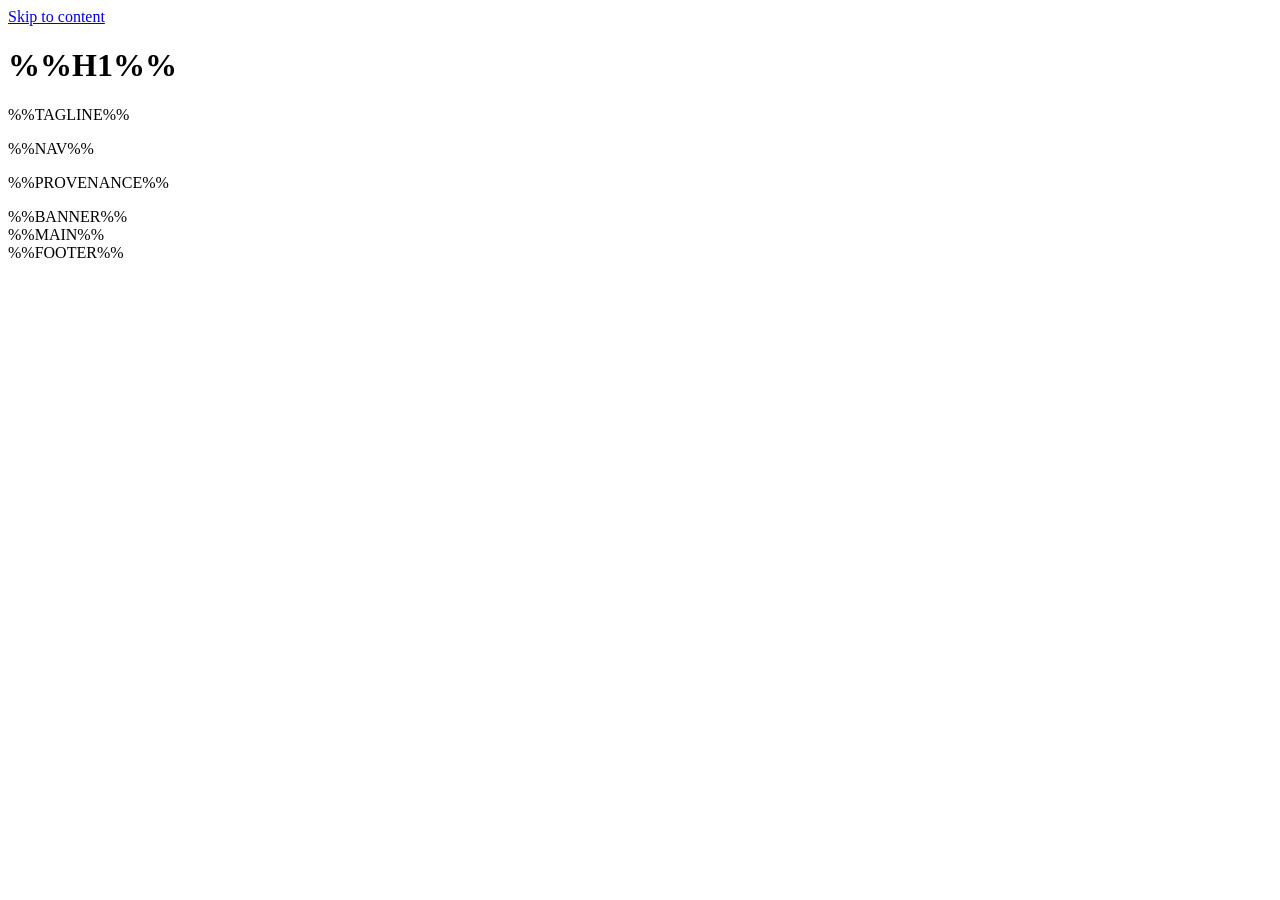
<file: web/page.html>
<!DOCTYPE html>
<html lang="en">
<head>
<meta charset="utf-8">
<meta name="viewport" content="width=device-width, initial-scale=1">
<title>%%TITLE%%</title>
<meta name="description" content="%%DESCRIPTION%%">
<style>
%%CSS%%
</style>
</head>
<body>
<a class="skip" href="#main">Skip to content</a>
<main>
  <header>
    <h1>%%H1%%</h1>
    <p class="tagline">%%TAGLINE%%</p>
    <nav aria-label="Sections">%%NAV%%</nav>
    <p class="provenance">%%PROVENANCE%%</p>
    %%BANNER%%
  </header>

  <div id="main">
%%MAIN%%
  </div>

  <footer>%%FOOTER%%</footer>
</main>
<!-- The figures on this page are also here as JSON, so it is machine-readable without scraping
     the markup. Nothing on this page executes: there is no script, no fetch, and no external
     reference of any kind. Filtering is CSS `:target`, not code. -->
<script id="run-data" type="application/json">%%DATA%%</script>
</body>
</html>
</file>
